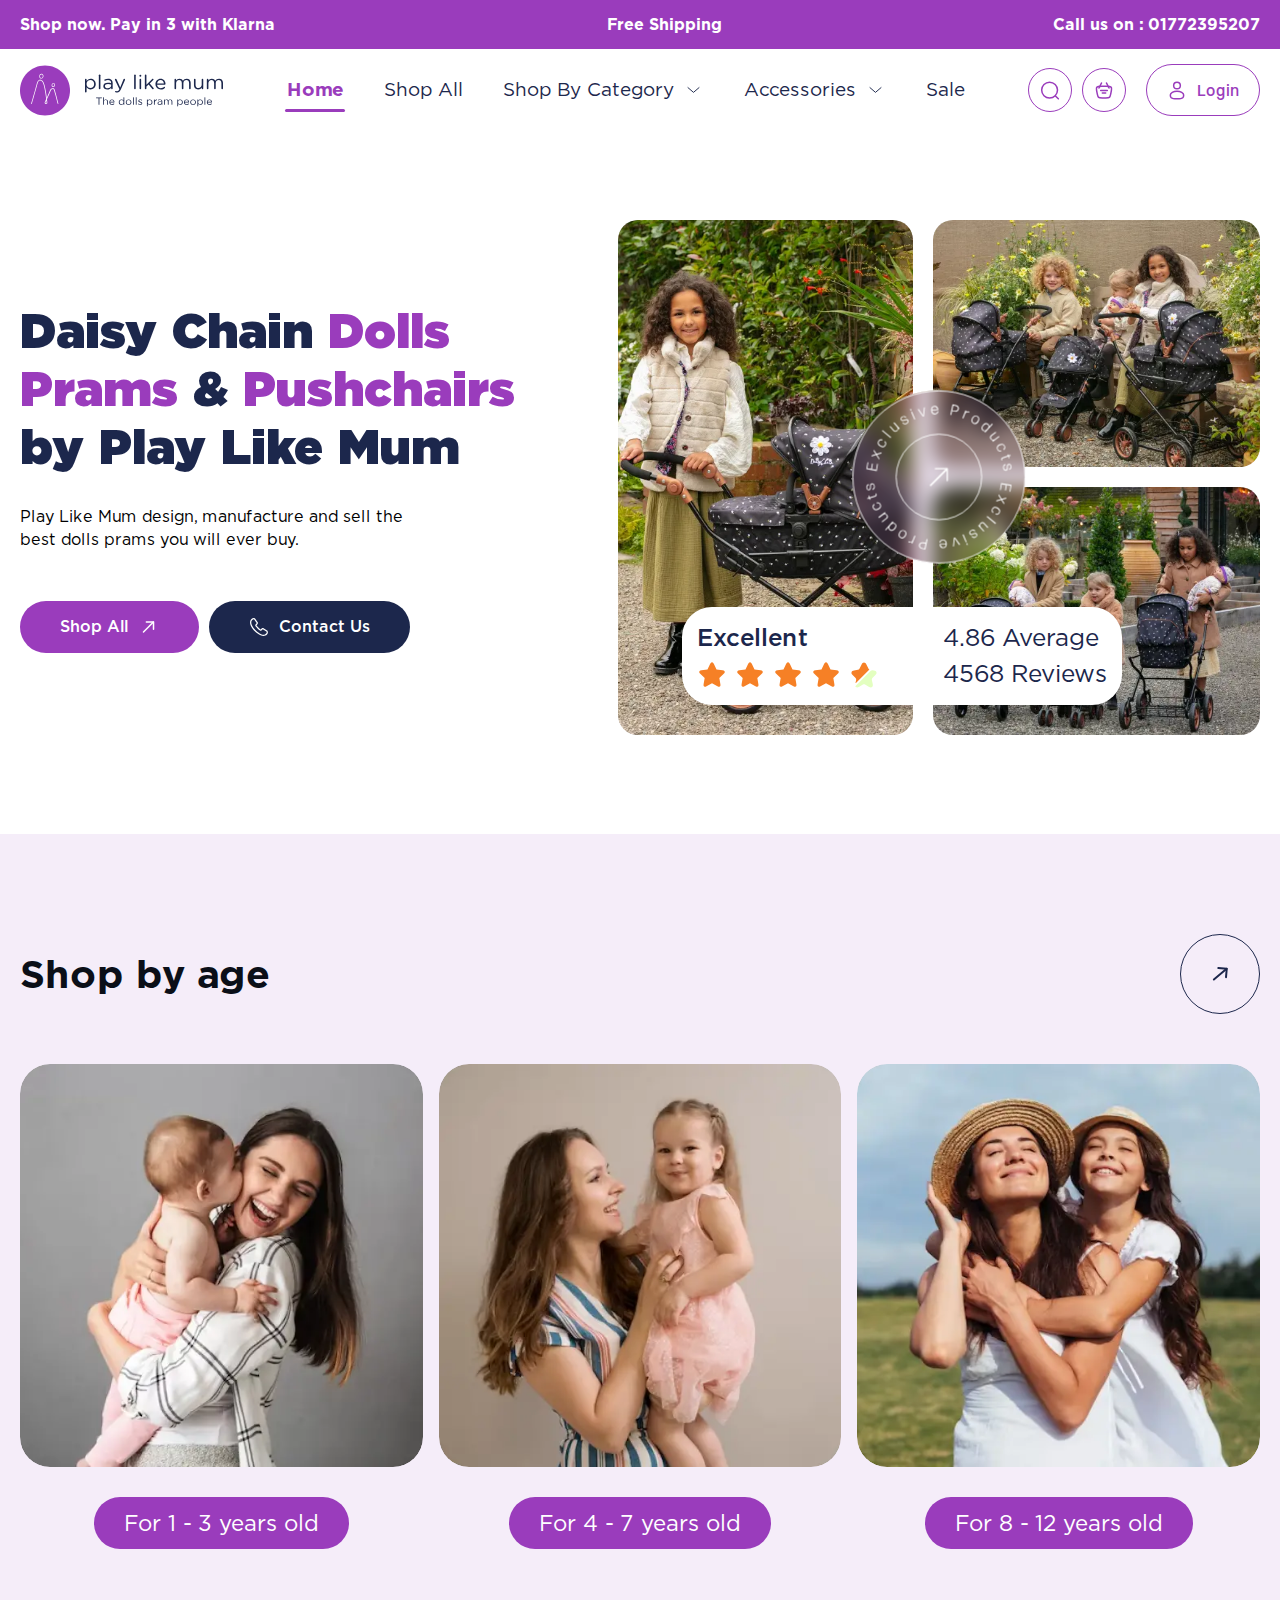
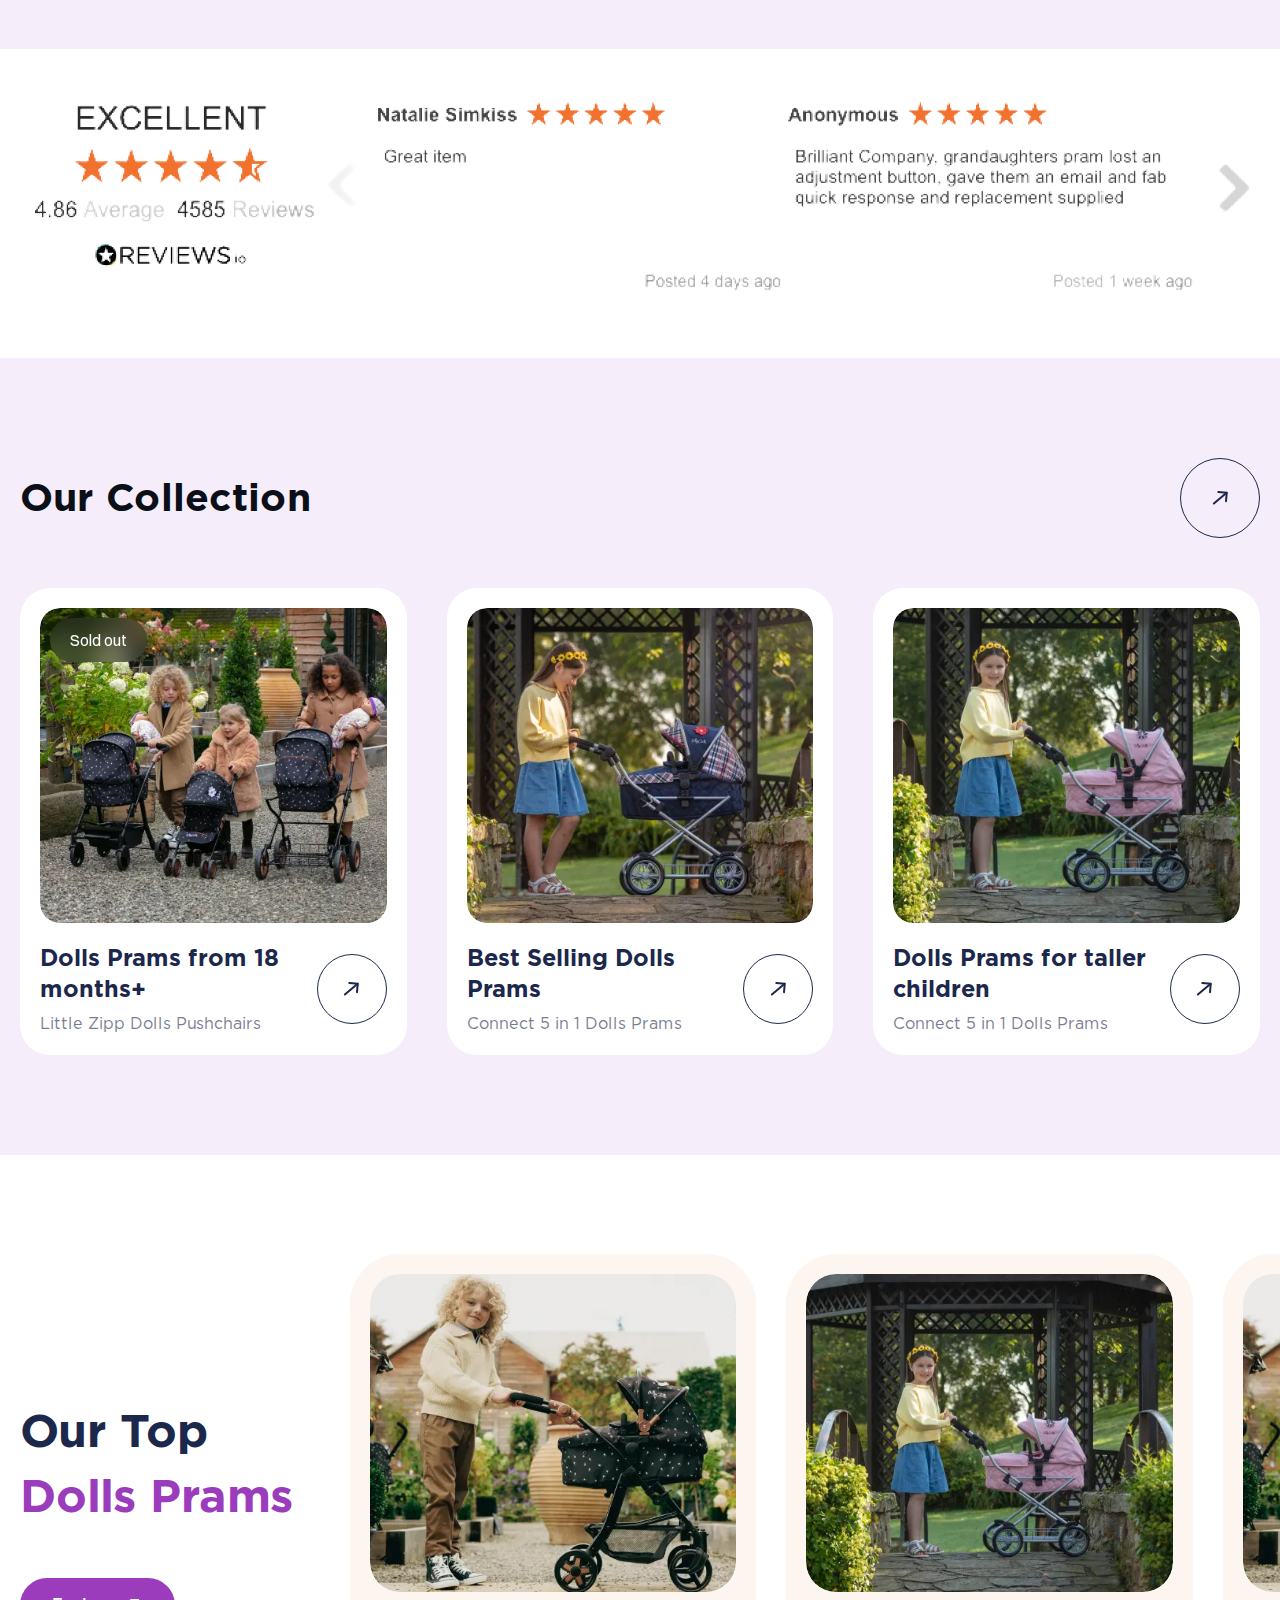
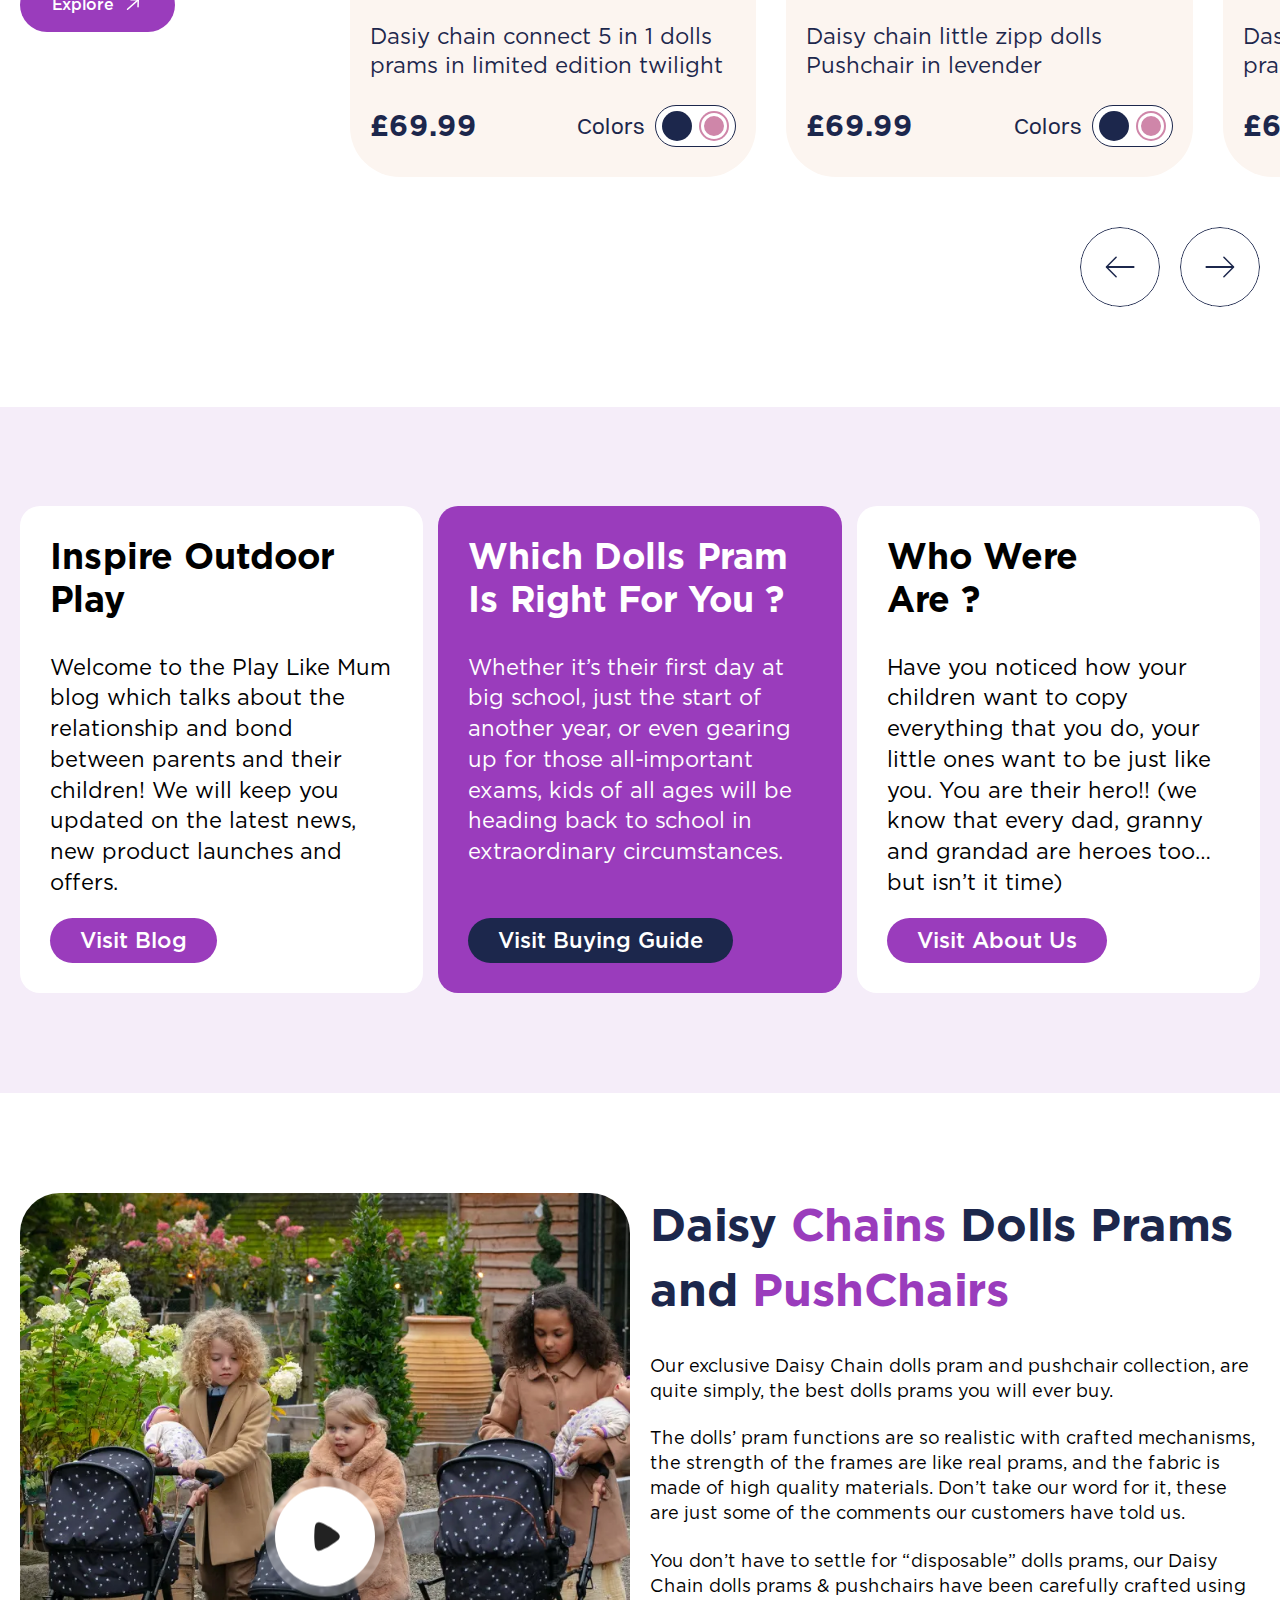
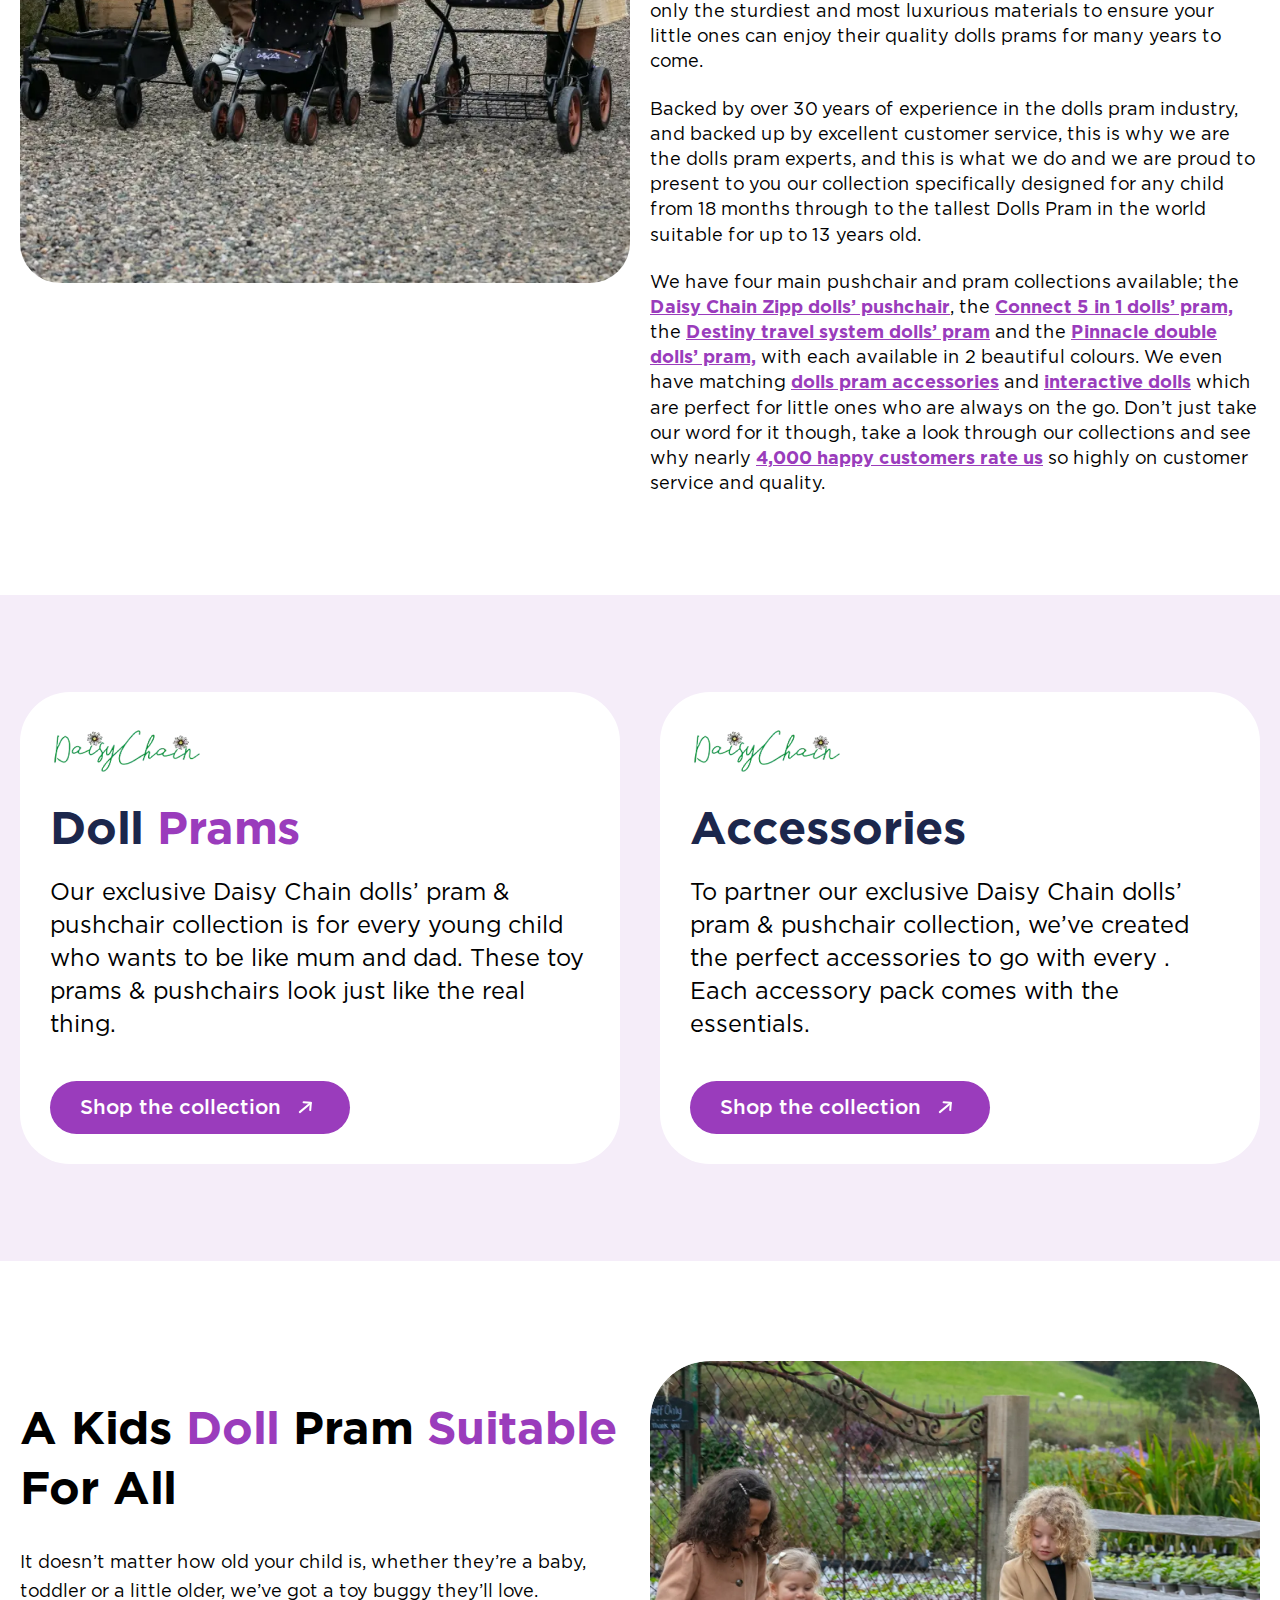
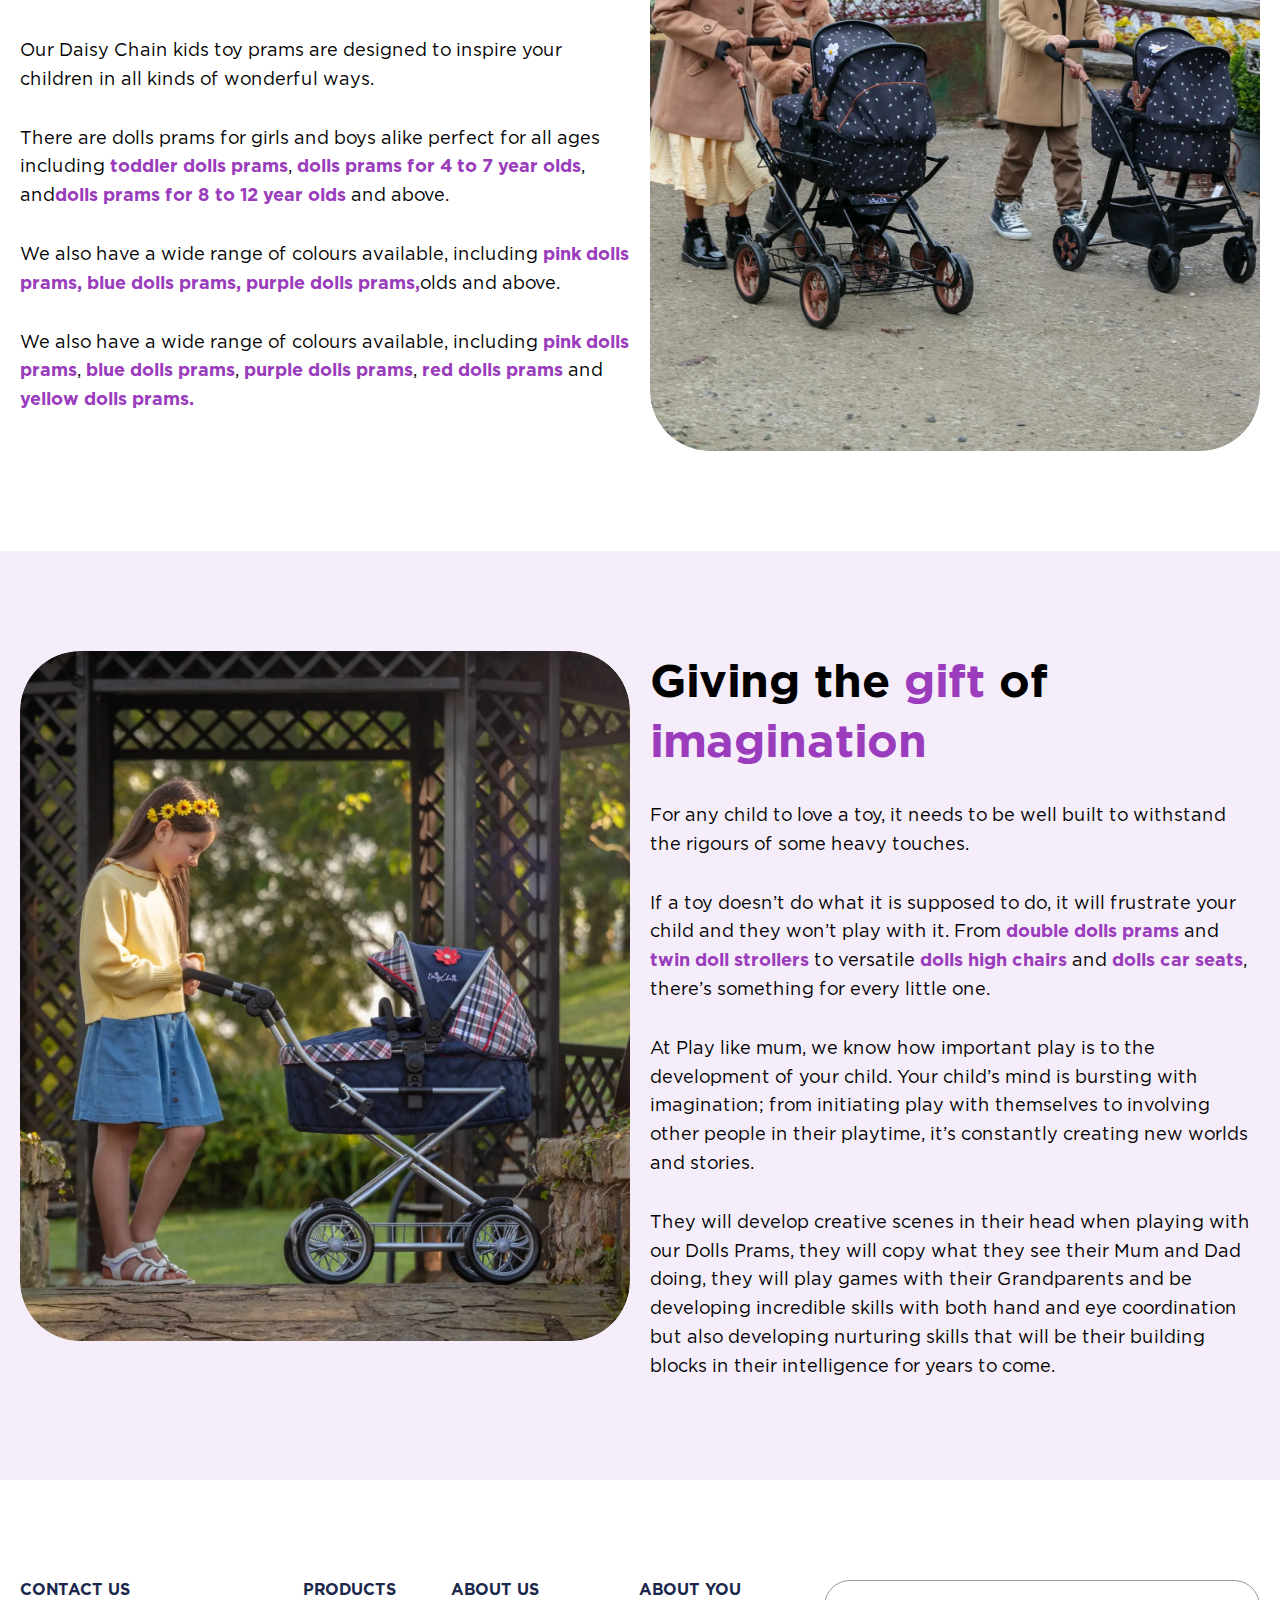
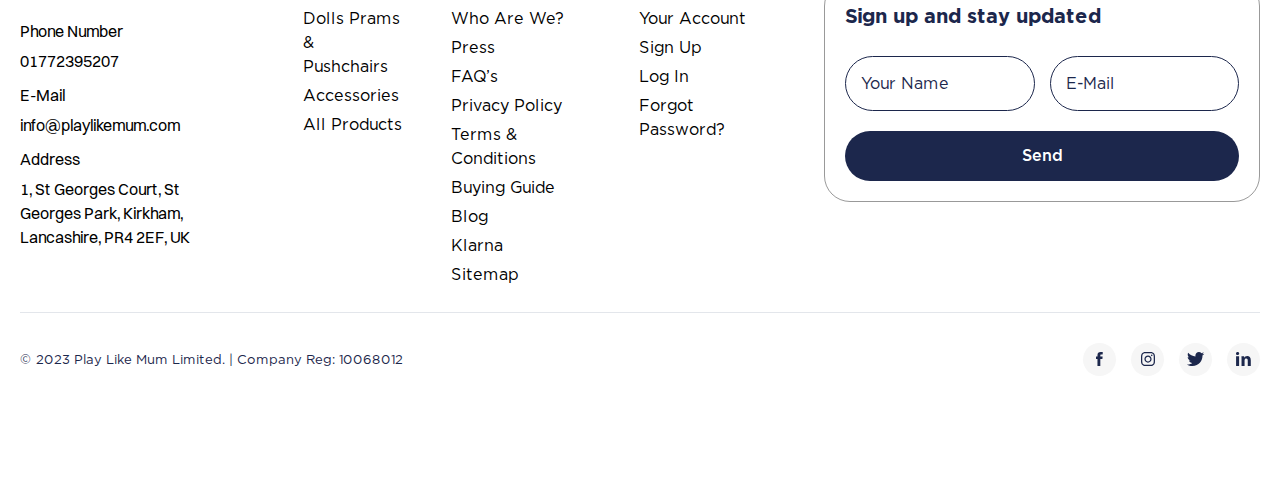
<file: index.html>
<!DOCTYPE html>
<html lang="en">

<head>
	<title>Home</title>
	<meta charset="UTF-8">
	<meta name="format-detection" content="telephone=no">
	<!-- <style>body{opacity: 0;}</style> -->
	<link rel="stylesheet" href="css/style.min.css?_v=20230914185724">
	<link rel="shortcut icon" href="favicon.ico">
	<!-- <meta name="robots" content="noindex, nofollow"> -->
	<meta name="viewport" content="width=device-width, initial-scale=1.0">
</head>

<body>
	<div class="wrapper">
		<header class="header">
			<div class="header__head">
				<div class="header__container">
					<div class="header__head-body">
						<a href="#" class="header__link header__shop-now">
							Shop now. Pay in 3 with Klarna
						</a>
						<a href="#" class="header__link header__shipping">
							Free Shipping
						</a>
						<a href="tel:01772395207" class="header__link header__phone">
							<svg width="20" height="20" viewBox="0 0 20 20" fill="none" xmlns="http://www.w3.org/2000/svg">
								<path fill-rule="evenodd" clip-rule="evenodd" d="M4.77789 1.70226C5.79233 0.693575 7.46264 0.873121 8.31207 2.00777L9.36289 3.41144C10.0541 4.33468 9.99306 5.62502 9.17264 6.44079L8.97367 6.63863C8.96498 6.66387 8.9439 6.74322 8.96729 6.89401C9.01998 7.23359 9.30354 7.95393 10.494 9.1376C11.684 10.3209 12.4094 10.6041 12.7538 10.657C12.9099 10.6809 12.9915 10.6586 13.0168 10.6498L13.3568 10.3117C14.0862 9.58651 15.2069 9.45095 16.1099 9.94183L17.702 10.8073C19.0653 11.5484 19.4097 13.4015 18.2928 14.5121L17.109 15.6892C16.736 16.06 16.2344 16.3693 15.6223 16.4264C14.1148 16.5669 10.5996 16.3876 6.90615 12.7151C3.45788 9.28642 2.79616 6.29643 2.71244 4.82323L3.33643 4.78777L2.71244 4.82323C2.67011 4.07831 3.02212 3.44806 3.46989 3.00283L4.77789 1.70226ZM7.31141 2.75689C6.88922 2.19294 6.10232 2.1481 5.65925 2.58866L4.35125 3.88923C4.07632 4.1626 3.94404 4.46388 3.96043 4.75231C4.02695 5.92281 4.56136 8.62088 7.78751 11.8287C11.1721 15.194 14.298 15.2944 15.5062 15.1818C15.7531 15.1587 15.9986 15.0305 16.2276 14.8028L17.4114 13.6257C17.8926 13.1472 17.7865 12.276 17.105 11.9055L15.5129 11.0401C15.0733 10.8011 14.5582 10.8799 14.2382 11.1981L13.8586 11.5755L13.418 11.1323C13.8586 11.5755 13.858 11.5761 13.8574 11.5767L13.8562 11.5779L13.8537 11.5804L13.8483 11.5856L13.8361 11.5969C13.8273 11.6049 13.8173 11.6137 13.806 11.6231C13.7833 11.6418 13.7555 11.663 13.7222 11.6853C13.6555 11.73 13.5674 11.7786 13.4567 11.8199C13.231 11.904 12.9333 11.9491 12.5643 11.8925C11.842 11.7817 10.8851 11.2893 9.61261 10.024C8.34054 8.75915 7.84394 7.80671 7.73207 7.08564C7.67487 6.71693 7.72049 6.41918 7.8056 6.1933C7.84731 6.0826 7.89646 5.99458 7.94157 5.928C7.96407 5.8948 7.98548 5.86704 8.00437 5.84449C8.01382 5.83322 8.02265 5.82323 8.03068 5.81451L8.04212 5.80235L8.04737 5.79697L8.04986 5.79445L8.05107 5.79323C8.05167 5.79264 8.05227 5.79204 8.49295 6.23524L8.05227 5.79204L8.29128 5.55439C8.64845 5.19925 8.69847 4.60971 8.36223 4.16056L7.31141 2.75689Z" fill="white" />
							</svg>
							<span>Call</span> <span>us on : 01772395207</span>
						</a>
					</div>
				</div>
			</div>
			<div class="header__container">
				<div class="header__body">
					<a href="#" class="header__logo">
						<img src="img/header/logo-icon.svg" alt="logo icon">
						<img src="img/header/logo-text.svg" alt="logo text">
					</a>
					<div class="header__menu menu">
						<nav class="menu__body">
							<ul class="menu__list">
								<li class="menu__item">
									<a href="#" class="menu__link active">
										Home
									</a>
								</li>
								<li class="menu__item">
									<a href="#" class="menu__link">
										Shop All
									</a>
								</li>
								<li class="menu__item">
									<button type="button" class="menu__btn">
										Shop By Category
									</button>
									<div class="submenu">
										<div class="submenu__col">
											<h4 class="submenu__title">
												Dolls Prams & Pushchairs
											</h4>
											<ul class="submenu__list">
												<li class="submenu__item">
													<a href="#" class="submenu__link">
														All Prams & Pushchairs
													</a>
												</li>
												<li class="submenu__item">
													<a href="#" class="submenu__link">
														Daisy Chain Zipp Dolls Pushchair
													</a>
												</li>
												<li class="submenu__item">
													<a href="#" class="submenu__link">
														Daisy Chain Connect 5 in 1 Dolls Pram
													</a>
												</li>
												<li class="submenu__item">
													<a href="#" class="submenu__link">
														Daisy Chain Pinnacle Double Dolls Pram
													</a>
												</li>
												<li class="submenu__item">
													<a href="#" class="submenu__link">
														Daisy Chain Destiny Travel System Dolls Pram
													</a>
												</li>
											</ul>
										</div>
										<div class="submenu__col">
											<h4 class="submenu__title">
												Shop By Your Child’s Age
											</h4>
											<ul class="submenu__list">
												<li class="submenu__item">
													<a href="#" class="submenu__link">
														Prams for 1, 2 and 3 Year olds
													</a>
												</li>
												<li class="submenu__item">
													<a href="#" class="submenu__link">
														Dolls Prams for 4 to 7 year olds
													</a>
												</li>
												<li class="submenu__item">
													<a href="#" class="submenu__link">
														Dolls Prams for 8 to 12 year olds
													</a>
												</li>
											</ul>
										</div>
										<div class="submenu__col">
											<h4 class="submenu__title">
												Shop By Pram Type
											</h4>
											<ul class="submenu__list">
												<li class="submenu__item">
													<a href="#" class="submenu__link">
														Blue Dolls Prams & Pushchairs
													</a>
												</li>
												<li class="submenu__item">
													<a href="#" class="submenu__link">
														Pink Dolls Prams & Pushchairs
													</a>
												</li>
												<li class="submenu__item">
													<a href="#" class="submenu__link">
														Purple Dolls Prams & Pushchairs
													</a>
												</li>
												<li class="submenu__item">
													<a href="#" class="submenu__link">
														Red Dolls Prams & Pushchairs
													</a>
												</li>
												<li class="submenu__item">
													<a href="#" class="submenu__link">
														Yellow Dolls Prams & Pushchairs
													</a>
												</li>
												<li class="submenu__item">
													<a href="#" class="submenu__link">
														Cheap Dolls Prams & Pushchairs
													</a>
												</li>
												<li class="submenu__item">
													<a href="#" class="submenu__link">
														Double & Twin Dolls Prams and Pushchairs
													</a>
												</li>
												<li class="submenu__item">
													<a href="#" class="submenu__link">
														Dolls Carriage Prams
													</a>
												</li>
												<li class="submenu__item">
													<a href="#" class="submenu__link">
														Luxury Dolls Prams
													</a>
												</li>
												<li class="submenu__item">
													<a href="#" class="submenu__link">
														Twin Doll Strollers
													</a>
												</li>
											</ul>
										</div>
									</div>
								</li>
								<li class="menu__item small-menu">
									<button type="button" class="menu__btn">
										Accessories
									</button>
									<div class="submenu">
										<div class="submenu__col">
											<h4 class="submenu__title">
												All Dolls Pram Accessories
											</h4>
											<ul class="submenu__list">
												<li class="submenu__item">
													<a href="#" class="submenu__link">
														Baby Doll Car seats
													</a>
												</li>
												<li class="submenu__item">
													<a href="#" class="submenu__link">
														Dolls Changing Bags
													</a>
												</li>
												<li class="submenu__item">
													<a href="#" class="submenu__link">
														Doll High Chairs
													</a>
												</li>
												<li class="submenu__item">
													<a href="#" class="submenu__link">
														Dolls Pram Set
													</a>
												</li>
											</ul>
										</div>
									</div>
								</li>
								<li class="menu__item">
									<a href="#" class="menu__link">
										Sale
									</a>
								</li>
							</ul>
						</nav>
					</div>
					<div class="header__actions">
						<div class="header__search">
							<button type="button" class="header__search-icon">
								<svg width="20" height="21" viewBox="0 0 20 21" fill="none" xmlns="http://www.w3.org/2000/svg">
									<circle cx="9.58366" cy="10.0837" r="7.91667" stroke="#9A3CBC" stroke-width="1.5" />
									<path d="M15.417 15.917L18.3337 18.8337" stroke="#9A3CBC" stroke-width="1.5" stroke-linecap="round" />
								</svg>
							</button>
							<label class="header__search-block">
								<input type="text" name="form[]" placeholder="Search" class="header__search-input">
								<button type="submit" class="header__search-button">
									<svg width="20" height="21" viewBox="0 0 20 21" fill="none" xmlns="http://www.w3.org/2000/svg">
										<circle cx="9.58366" cy="10.0837" r="7.91667" stroke="#9A3CBC" stroke-width="1.5" />
										<path d="M15.417 15.917L18.3337 18.8337" stroke="#9A3CBC" stroke-width="1.5" stroke-linecap="round" />
									</svg>
								</button>
							</label>
						</div>
						<a href="#" class="header__cart">
							<svg width="20" height="21" viewBox="0 0 20 21" fill="none" xmlns="http://www.w3.org/2000/svg">
								<path d="M2.96238 12.3807C2.36366 9.58663 2.0643 8.18962 2.81475 7.26131C3.56521 6.33301 4.99394 6.33301 7.85139 6.33301H12.1482C15.0056 6.33301 16.4344 6.33301 17.1848 7.26131C17.9353 8.18962 17.6359 9.58663 17.0372 12.3807L16.6801 14.0473C16.2742 15.9411 16.0713 16.888 15.3838 17.4438C14.6962 17.9997 13.7278 17.9997 11.791 17.9997H8.20853C6.27175 17.9997 5.30336 17.9997 4.6158 17.4438C3.92824 16.888 3.72533 15.9411 3.31952 14.0473L2.96238 12.3807Z" stroke="#9A3CBC" stroke-width="1.5" />
								<path d="M6.66699 10.5H13.3337" stroke="#9A3CBC" stroke-width="1.5" stroke-linecap="round" stroke-linejoin="round" />
								<path d="M8.33301 13H11.6663" stroke="#9A3CBC" stroke-width="1.5" stroke-linecap="round" stroke-linejoin="round" />
								<path d="M15 8L12.5 3" stroke="#9A3CBC" stroke-width="1.5" stroke-linecap="round" stroke-linejoin="round" />
								<path d="M5 8L7.5 3" stroke="#9A3CBC" stroke-width="1.5" stroke-linecap="round" stroke-linejoin="round" />
							</svg>
						</a>
						<a href="#" class="header__login">
							<svg width="20" height="21" viewBox="0 0 20 21" fill="none" xmlns="http://www.w3.org/2000/svg">
								<circle cx="10.0003" cy="5.50033" r="3.33333" stroke="#9A3CBC" stroke-width="1.5" />
								<path d="M16.6663 15.083C16.6663 17.1541 16.6663 18.833 9.99967 18.833C3.33301 18.833 3.33301 17.1541 3.33301 15.083C3.33301 13.0119 6.31778 11.333 9.99967 11.333C13.6816 11.333 16.6663 13.0119 16.6663 15.083Z" stroke="#9A3CBC" stroke-width="1.5" />
							</svg>
							<span>
								Login
							</span>
						</a>
						<button type="button" class="icon-menu"><span></span></button>
					</div>
				</div>
			</div>
		</header>
		<main class="page">
			<section class="promo">
				<div class="promo__container">
					<div class="promo__inner">
						<div class="promo__info">
							<h1 class="promo__title title">Daisy Chain <span>Dolls Prams</span> &
								<span>Pushchairs</span> by Play Like Mum
							</h1>
							<div class="promo__text">Play Like Mum design, manufacture and sell the best dolls prams you
								will ever buy.</div>
							<div class="promo__btns">
								<a href="#" class="promo__btn promo__btn--purple">
									Shop All
									<svg width="21" height="20" viewBox="0 0 21 20" fill="none" xmlns="http://www.w3.org/2000/svg">
										<path d="M15.5084 12.1444L15.5084 4.99084L8.35486 4.99084" stroke="white" stroke-width="1.5" stroke-miterlimit="10" stroke-linecap="round" stroke-linejoin="round" />
										<path d="M5.49103 15.008L15.4082 5.09082" stroke="white" stroke-width="1.5" stroke-miterlimit="10" stroke-linecap="round" stroke-linejoin="round" />
									</svg>
								</a>
								<a href="#" class="promo__btn promo__btn--blue">
									<svg width="20" height="20" viewBox="0 0 20 20" fill="none" xmlns="http://www.w3.org/2000/svg">
										<path d="M14.542 18.9587C13.6003 18.9587 12.6087 18.7337 11.5837 18.3003C10.5837 17.8753 9.57533 17.292 8.59199 16.5837C7.61699 15.867 6.67533 15.067 5.78366 14.192C4.90033 13.3003 4.10033 12.3587 3.39199 11.392C2.67533 10.392 2.10033 9.39199 1.69199 8.42533C1.25866 7.39199 1.04199 6.39199 1.04199 5.45033C1.04199 4.80033 1.15866 4.18366 1.38366 3.60866C1.61699 3.01699 1.99199 2.46699 2.50033 1.99199C3.14199 1.35866 3.87533 1.04199 4.65866 1.04199C4.98366 1.04199 5.31699 1.11699 5.60033 1.25033C5.92533 1.40033 6.20033 1.62533 6.40033 1.92533L8.33366 4.65033C8.50866 4.89199 8.64199 5.12533 8.73366 5.35866C8.84199 5.60866 8.90033 5.85866 8.90033 6.10033C8.90033 6.41699 8.80866 6.72533 8.63366 7.01699C8.50866 7.24199 8.31699 7.48366 8.07533 7.72533L7.50866 8.31699C7.51699 8.34199 7.52533 8.35866 7.53366 8.37533C7.63366 8.55033 7.83366 8.85033 8.21699 9.30033C8.62533 9.76699 9.00866 10.192 9.39199 10.5837C9.88366 11.067 10.292 11.4503 10.6753 11.767C11.1503 12.167 11.4587 12.367 11.642 12.4587L11.6253 12.5003L12.2337 11.9003C12.492 11.642 12.742 11.4503 12.9837 11.3253C13.442 11.042 14.0253 10.992 14.6087 11.2337C14.8253 11.3253 15.0587 11.4503 15.3087 11.6253L18.0753 13.592C18.3837 13.8003 18.6087 14.067 18.742 14.3837C18.867 14.7003 18.9253 14.992 18.9253 15.2837C18.9253 15.6837 18.8337 16.0837 18.6587 16.4587C18.4837 16.8337 18.267 17.1587 17.992 17.4587C17.517 17.9837 17.0003 18.3587 16.4003 18.6003C15.8253 18.8337 15.2003 18.9587 14.542 18.9587ZM4.65866 2.29199C4.20033 2.29199 3.77533 2.49199 3.36699 2.89199C2.98366 3.25033 2.71699 3.64199 2.55033 4.06699C2.37533 4.50033 2.29199 4.95866 2.29199 5.45033C2.29199 6.22533 2.47533 7.06699 2.84199 7.93366C3.21699 8.81699 3.74199 9.73366 4.40866 10.6503C5.07533 11.567 5.83366 12.4587 6.66699 13.3003C7.50033 14.1253 8.40033 14.892 9.32533 15.567C10.2253 16.2253 11.1503 16.7587 12.067 17.142C13.492 17.7503 14.8253 17.892 15.9253 17.4337C16.3503 17.2587 16.7253 16.992 17.067 16.6087C17.2587 16.4003 17.4087 16.1753 17.5337 15.9087C17.6337 15.7003 17.6837 15.4837 17.6837 15.267C17.6837 15.1337 17.6587 15.0003 17.592 14.8503C17.567 14.8003 17.517 14.7087 17.3587 14.6003L14.592 12.6337C14.4253 12.517 14.2753 12.4337 14.1337 12.3753C13.9503 12.3003 13.8753 12.2253 13.592 12.4003C13.4253 12.4837 13.2753 12.6087 13.1087 12.7753L12.4753 13.4003C12.1503 13.717 11.6503 13.792 11.267 13.6503L11.042 13.5503C10.7003 13.367 10.3003 13.0837 9.85866 12.7087C9.45866 12.367 9.02533 11.967 8.50033 11.4503C8.09199 11.0337 7.68366 10.592 7.25866 10.1003C6.86699 9.64199 6.58366 9.25033 6.40866 8.92533L6.30866 8.67533C6.25866 8.48366 6.24199 8.37533 6.24199 8.25866C6.24199 7.95866 6.35033 7.69199 6.55866 7.48366L7.18366 6.83366C7.35033 6.66699 7.47533 6.50866 7.55866 6.36699C7.62533 6.25866 7.65033 6.16699 7.65033 6.08366C7.65033 6.01699 7.62533 5.91699 7.58366 5.81699C7.52533 5.68366 7.43366 5.53366 7.31699 5.37533L5.38366 2.64199C5.30033 2.52533 5.20033 2.44199 5.07533 2.38366C4.94199 2.32533 4.80033 2.29199 4.65866 2.29199ZM11.6253 12.5087L11.492 13.0753L11.717 12.492C11.6753 12.4837 11.642 12.492 11.6253 12.5087Z" fill="white" />
									</svg>
									Contact Us
								</a>
							</div>
						</div>
						<div class="promo__images">
							<div class="promo__big-img">
								<picture><source srcset="img/home/promo-img-1.webp" type="image/webp"><img src="img/home/promo-img-1.jpg" alt="img"></picture>
							</div>
							<div class="promo__img">
								<picture><source srcset="img/home/promo-img-2.webp" type="image/webp"><img src="img/home/promo-img-2.jpg" alt="img"></picture>
							</div>
							<div class="promo__img">
								<picture><source srcset="img/home/promo-img-3.webp" type="image/webp"><img src="img/home/promo-img-3.jpg" alt="img"></picture>
							</div>
							<a href="#" class="promo__link">
								<svg width="200" height="200" viewBox="0 0 200 200" fill="none" xmlns="http://www.w3.org/2000/svg">
									<g filter="url(#filter0_b_981_20758)">
										<circle cx="100" cy="100" r="100" fill="#9A3CBC" fill-opacity="0.1" />
										<circle cx="100" cy="100" r="99.5" stroke="white" />
									</g>
									<circle cx="100" cy="100" r="49.5" stroke="white" />
									<path class="circle-arrow" d="M109.066 90.9336L90.3997 109.6" stroke="white" stroke-width="2" stroke-miterlimit="10" stroke-linecap="round" stroke-linejoin="round" />
									<path class="circle-arrow" d="M109.6 104.094V90.4004H95.9063" stroke="white" stroke-width="1.5" stroke-miterlimit="10" stroke-linecap="round" stroke-linejoin="round" />
									<path d="M28.0689 93L16 90.9188L17.3724 82.8682L18.3486 83.0365L17.1801 89.8911L21.5107 90.6379L22.5697 84.4259L23.5636 84.5973L22.5046 90.8093L27.2967 91.6357L28.4652 84.7811L29.4414 84.9494L28.0689 93Z" fill="white" />
									<path d="M33.3188 72.9431L29.1678 74.1273L28.3292 74.3145L28.8335 75.0263L31.2054 78.6257L30.7386 79.881L27.3937 74.6587L21.9236 76.2362L22.4346 74.8622L26.1073 73.8268L26.9692 73.6289L26.4417 72.9277L24.3398 69.7393L24.8066 68.484L27.8983 73.3017L33.8361 71.5521L33.3188 72.9431Z" fill="white" />
									<path d="M34.7859 56.7253L34.1831 57.7343C32.6764 57.1618 31.4099 57.6641 30.6771 58.8905C29.6754 60.567 30.3321 62.2106 32.5239 63.5352C34.6693 64.8319 36.4792 64.6157 37.4809 62.9391C38.2229 61.6972 38.0879 60.4112 36.9213 59.3047L37.5242 58.2957C39.2988 59.8965 39.3748 61.7384 38.3267 63.4926C36.9633 65.7746 34.5511 66.155 31.9117 64.5598C29.1488 62.89 28.4771 60.6035 29.8128 58.3681C30.8794 56.5828 32.705 55.848 34.7859 56.7253Z" fill="white" />
									<path d="M44.0199 54.9138L34.0172 46.6174L34.7619 45.7091L44.7646 54.0056L44.0199 54.9138Z" fill="white" />
									<path d="M51.3006 41.8647L47.4946 37.6102L48.3647 36.8228L54.7362 43.945L53.8661 44.7324L52.7821 43.5207C53.1085 44.8332 52.7135 46.0434 51.7229 46.9398C50.2503 48.2723 48.6121 48.1469 47.1667 46.5313L42.903 41.7652L43.7731 40.9778L47.8803 45.5689C48.904 46.7133 50.1113 47.0338 51.2893 45.9678C52.5744 44.8049 52.2642 42.9417 51.3006 41.8647Z" fill="white" />
									<path d="M56.8938 33.5179C58.4456 36.0662 62.5071 30.6338 64.5762 34.0316C65.5072 35.5606 64.7662 37.2913 62.9541 38.4075C61.0653 39.5709 59.2111 39.4387 57.7472 37.7282L58.7454 37.1134C59.7444 38.3032 61.0984 38.4462 62.4958 37.5854C63.8625 36.7436 64.1893 35.6503 63.625 34.7236C62.0733 32.1753 58.039 37.5485 55.9887 34.1815C55.2364 32.9459 55.4994 31.2973 57.419 30.1149C59.1082 29.0745 60.8599 29.1423 62.3188 30.9834L61.3206 31.5982C60.2464 30.2848 59.0999 30.2052 57.856 30.9713C56.6889 31.6902 56.3954 32.6993 56.8938 33.5179Z" fill="white" />
									<path d="M67.2724 23.5267L66.4618 21.6299L67.5371 21.165L68.3478 23.0619L67.2724 23.5267ZM71.5816 33.6101L67.8199 24.808L68.8953 24.3431L72.6569 33.1452L71.5816 33.6101Z" fill="white" />
									<path d="M81.3563 30.0494L75.3899 21.7407L76.6073 21.4119L81.4076 28.2165L81.8252 28.8726L81.8597 28.0943L82.6246 19.7865L83.755 19.4812L82.7302 29.6782L81.3563 30.0494Z" fill="white" />
									<path d="M99.5057 24.0353C99.1618 26.3156 97.7021 27.504 95.6198 27.6702C92.9271 27.8852 91.1827 26.1532 90.9376 23.0478C90.6826 19.8161 92.16 17.9359 94.7449 17.7295C97.3658 17.5203 99.0714 19.2191 99.3093 22.2342L99.335 22.5591L92.1367 23.1338C92.38 25.5307 93.6192 26.8125 95.54 26.6592C97.0299 26.5403 98.0457 25.678 98.303 24.1313L99.5057 24.0353ZM94.8247 18.7406C93.0655 18.881 92.1141 20.1015 92.1013 22.2282L98.061 21.7524C97.7191 19.7086 96.566 18.6016 94.8247 18.7406Z" fill="white" />
									<path d="M113.124 28.0375L115.711 16L119.601 16.8456C122.223 17.4157 123.587 19.2131 123.093 21.5144C122.587 23.8688 120.596 24.8999 118.009 24.3375L115.281 23.7444L114.303 28.2939L113.124 28.0375ZM119.374 17.8154L116.681 17.23L115.494 22.7531L118.152 23.3308C120.088 23.7517 121.492 22.9637 121.861 21.2465C122.222 19.5648 121.275 18.2286 119.374 17.8154Z" fill="white" />
									<path d="M127.149 31.8173L130.693 22.9242L131.78 23.3622L131.13 24.9929C132.197 24.0183 133.424 23.8106 134.578 24.2755C134.912 24.4103 135.186 24.5988 135.306 24.7838L134.911 25.7757C134.711 25.5973 134.413 25.4189 134.096 25.2908C132.29 24.5632 130.902 25.5644 130.272 27.1447L128.236 32.2552L127.149 31.8173Z" fill="white" />
									<path d="M139.555 38.0706C137.26 36.6727 136.881 34.2608 138.486 31.5963C140.155 28.8233 142.447 28.1651 144.695 29.5349C146.975 30.9234 147.345 33.3508 145.74 36.0153C144.08 38.7728 141.789 39.4311 139.555 38.0706ZM140.078 37.2031C141.757 38.2258 143.408 37.5804 144.724 35.3961C146.02 33.2428 145.821 31.4063 144.173 30.4024C142.479 29.3704 140.827 30.0158 139.502 32.2155C138.206 34.3688 138.414 36.1898 140.078 37.2031Z" fill="white" />
									<path d="M150.45 46.1361C148.616 44.4765 148.759 42.0965 150.83 39.7807C152.986 37.3708 155.279 37.0824 157.086 38.7177C158.037 39.5778 158.387 40.6749 158.121 41.9201L161.409 38.2446L162.279 39.032L153.607 48.7257L152.737 47.9383L153.761 46.7939C152.558 47.1912 151.4 46.9962 150.45 46.1361ZM151.178 45.4306C152.543 46.6662 154.219 46.2823 155.917 44.3839C157.591 42.5125 157.804 40.7315 156.465 39.5201C155.113 38.2966 153.424 38.6684 151.714 40.5802C150.04 42.4517 149.852 44.2313 151.178 45.4306Z" fill="white" />
									<path d="M164.757 56.0644L169.287 52.6008L169.995 53.538L162.412 59.3362L161.703 58.399L162.993 57.4125C161.666 57.6313 160.499 57.1355 159.693 56.0685C158.494 54.4826 158.754 52.8508 160.474 51.5356L165.549 47.6555L166.257 48.5927L161.369 52.3302C160.15 53.2619 159.733 54.4455 160.692 55.7143C161.738 57.0984 163.61 56.9412 164.757 56.0644Z" fill="white" />
									<path d="M174.946 68.9656L174.424 67.9118C175.714 66.9421 175.974 65.5981 175.34 64.3172C174.474 62.5662 172.743 62.2392 170.454 63.3852C168.213 64.5071 167.421 66.158 168.287 67.909C168.929 69.2061 170.08 69.7832 171.635 69.389L172.157 70.4429C169.86 71.0868 168.275 70.1607 167.369 68.3286C166.189 65.9452 167.167 63.6953 169.924 62.3151C172.81 60.8704 175.087 61.5305 176.243 63.8653C177.166 65.7298 176.8 67.673 174.946 68.9656Z" fill="white" />
									<path d="M174.043 77.1346L179.74 75.3094L179.302 73.9289L180.195 73.643L180.632 75.0235L182.725 74.3528L183.08 75.4744L180.987 76.1452L181.632 78.1814L180.74 78.4673L180.095 76.431L174.399 78.2563C173.198 78.6411 172.775 79.1567 173.218 80.5544L173.305 80.8305L172.499 81.0889C172.404 80.9674 172.271 80.6677 172.173 80.3571C171.648 78.7005 172.225 77.7174 174.043 77.1346Z" fill="white" />
									<path d="M181 85.7743C178.066 86.2501 181.52 92.0922 177.609 92.7266C175.849 93.0121 174.539 91.6654 174.201 89.5555C173.848 87.3563 174.674 85.6813 176.803 84.969L176.989 86.1312C175.515 86.6088 174.87 87.8143 175.131 89.4413C175.386 91.0326 176.267 91.7519 177.334 91.5789C180.267 91.1031 176.857 85.3088 180.733 84.6801C182.155 84.4494 183.572 85.3204 183.93 87.5554C184.245 89.5221 183.518 91.1261 181.27 91.7842L181.084 90.622C182.7 90.1214 183.209 89.0849 182.976 87.6367C182.758 86.2778 181.942 85.6214 181 85.7743Z" fill="white" />
									<path d="M171.931 107L184 109.081L182.628 117.132L181.651 116.963L182.82 110.109L178.489 109.362L177.43 115.574L176.436 115.403L177.495 109.191L172.703 108.364L171.535 115.219L170.559 115.051L171.931 107Z" fill="white" />
									<path d="M166.681 127.057L170.832 125.873L171.671 125.685L171.167 124.974L168.795 121.374L169.261 120.119L172.606 125.341L178.076 123.764L177.565 125.138L173.893 126.173L173.031 126.371L173.558 127.072L175.66 130.261L175.193 131.516L172.102 126.698L166.164 128.448L166.681 127.057Z" fill="white" />
									<path d="M165.214 143.275L165.817 142.266C167.324 142.838 168.59 142.336 169.323 141.11C170.325 139.433 169.668 137.789 167.476 136.465C165.331 135.168 163.521 135.384 162.519 137.061C161.777 138.303 161.912 139.589 163.079 140.695L162.476 141.704C160.701 140.104 160.625 138.262 161.673 136.507C163.037 134.225 165.449 133.845 168.088 135.44C170.851 137.11 171.523 139.397 170.187 141.632C169.121 143.417 167.295 144.152 165.214 143.275Z" fill="white" />
									<path d="M155.98 145.086L165.983 153.383L165.238 154.291L155.235 145.994L155.98 145.086Z" fill="white" />
									<path d="M148.699 158.135L152.505 162.39L151.635 163.177L145.264 156.055L146.134 155.268L147.218 156.479C146.892 155.167 147.287 153.957 148.277 153.06C149.75 151.728 151.388 151.853 152.833 153.469L157.097 158.235L156.227 159.022L152.12 154.431C151.096 153.287 149.889 152.966 148.711 154.032C147.426 155.195 147.736 157.058 148.699 158.135Z" fill="white" />
									<path d="M143.106 166.482C141.554 163.934 137.493 169.366 135.424 165.968C134.493 164.439 135.234 162.709 137.046 161.593C138.935 160.429 140.789 160.561 142.253 162.272L141.255 162.887C140.256 161.697 138.902 161.554 137.504 162.415C136.137 163.256 135.811 164.35 136.375 165.276C137.927 167.825 141.961 162.452 144.011 165.818C144.764 167.054 144.501 168.703 142.581 169.885C140.892 170.926 139.14 170.858 137.681 169.017L138.679 168.402C139.754 169.715 140.9 169.795 142.144 169.029C143.311 168.31 143.605 167.301 143.106 166.482Z" fill="white" />
									<path d="M132.728 176.473L133.538 178.37L132.463 178.835L131.652 176.938L132.728 176.473ZM128.418 166.39L132.18 175.192L131.105 175.657L127.343 166.855L128.418 166.39Z" fill="white" />
									<path d="M118.644 169.951L124.61 178.259L123.393 178.588L118.592 171.784L118.175 171.127L118.14 171.906L117.375 180.213L116.245 180.519L117.27 170.322L118.644 169.951Z" fill="white" />
									<path d="M100.494 175.965C100.838 173.684 102.298 172.496 104.38 172.33C107.073 172.115 108.817 173.847 109.062 176.952C109.317 180.184 107.84 182.064 105.255 182.27C102.634 182.48 100.929 180.781 100.691 177.766L100.665 177.441L107.863 176.866C107.62 174.469 106.381 173.187 104.46 173.341C102.97 173.46 101.954 174.322 101.697 175.869L100.494 175.965ZM105.175 181.259C106.934 181.119 107.886 179.898 107.899 177.772L101.939 178.248C102.281 180.291 103.434 181.398 105.175 181.259Z" fill="white" />
									<path d="M86.8761 171.962L84.2891 184L80.3993 183.154C77.7767 182.584 76.4128 180.787 76.9074 178.486C77.4133 176.131 79.4036 175.1 81.9909 175.663L84.7191 176.256L85.6968 171.706L86.8761 171.962ZM80.6261 182.185L83.3191 182.77L84.506 177.247L81.8483 176.669C79.9122 176.248 78.5085 177.036 78.1394 178.753C77.778 180.435 78.7252 181.771 80.6261 182.185Z" fill="white" />
									<path d="M72.8507 168.183L69.3069 177.076L68.2204 176.638L68.8702 175.007C67.8029 175.982 66.5755 176.189 65.4222 175.724C65.0879 175.59 64.8138 175.401 64.6936 175.216L65.0888 174.224C65.2893 174.403 65.5868 174.581 65.9044 174.709C67.7096 175.437 69.098 174.436 69.7277 172.855L71.7643 167.745L72.8507 168.183Z" fill="white" />
									<path d="M60.4446 161.929C62.7396 163.327 63.1188 165.739 61.5143 168.404C59.8445 171.177 57.5534 171.835 55.3046 170.465C53.025 169.077 52.6551 166.649 54.2596 163.985C55.9201 161.227 58.2112 160.569 60.4446 161.929ZM59.9222 162.797C58.2433 161.774 56.5915 162.42 55.2762 164.604C53.9795 166.757 54.1789 168.594 55.827 169.598C57.5213 170.63 59.1731 169.984 60.4977 167.784C61.7944 165.631 61.5857 163.81 59.9222 162.797Z" fill="white" />
									<path d="M49.5504 153.864C51.3844 155.523 51.2415 157.904 49.1698 160.219C47.0139 162.629 44.7211 162.918 42.9139 161.282C41.9635 160.422 41.6126 159.325 41.8788 158.08L38.5907 161.755L37.7206 160.968L46.3926 151.274L47.2627 152.062L46.2389 153.206C47.4421 152.809 48.5999 153.004 49.5504 153.864ZM48.8224 154.569C47.4569 153.334 45.7812 153.718 44.0829 155.616C42.4088 157.487 42.1962 159.269 43.5349 160.48C44.8869 161.703 46.576 161.332 48.2863 159.42C49.9605 157.548 50.1476 155.769 48.8224 154.569Z" fill="white" />
									<path d="M35.2433 143.936L30.7133 147.399L30.0049 146.462L37.5884 140.664L38.2967 141.601L37.0065 142.587C38.3341 142.369 39.5006 142.865 40.3071 143.931C41.5058 145.517 41.2462 147.149 39.526 148.464L34.4513 152.344L33.7429 151.407L38.6313 147.67C39.8498 146.738 40.2671 145.555 39.3081 144.286C38.2619 142.902 36.3901 143.059 35.2433 143.936Z" fill="white" />
									<path d="M25.0544 131.034L25.576 132.088C24.2858 133.058 24.0258 134.402 24.6597 135.683C25.5264 137.434 27.2573 137.761 29.5464 136.615C31.7871 135.493 32.5792 133.842 31.7125 132.091C31.0706 130.794 29.92 130.217 28.365 130.611L27.8434 129.557C30.1397 128.913 31.7246 129.839 32.6314 131.671C33.811 134.055 32.8326 136.305 30.076 137.685C27.1904 139.13 24.9125 138.469 23.757 136.135C22.8341 134.27 23.1999 132.327 25.0544 131.034Z" fill="white" />
									<path d="M25.9567 122.865L20.2603 124.691L20.6976 126.071L19.8054 126.357L19.3681 124.977L17.2749 125.647L16.9196 124.526L19.0128 123.855L18.3678 121.819L19.26 121.533L19.905 123.569L25.6014 121.744C26.8024 121.359 27.225 120.843 26.7822 119.446L26.6948 119.169L27.5012 118.911C27.5964 119.033 27.7291 119.332 27.8275 119.643C28.3522 121.299 27.7754 122.283 25.9567 122.865Z" fill="white" />
									<path d="M19.0004 114.226C21.9337 113.75 18.4797 107.908 22.3908 107.273C24.1508 106.988 25.4612 108.335 25.7995 110.444C26.1522 112.644 25.3264 114.319 23.1971 115.031L23.0107 113.869C24.4845 113.391 25.1303 112.186 24.8693 110.559C24.6142 108.967 23.7327 108.248 22.6661 108.421C19.7327 108.897 23.1426 114.691 19.2671 115.32C17.8448 115.551 16.4284 114.68 16.07 112.445C15.7546 110.478 16.4823 108.874 18.7298 108.216L18.9161 109.378C17.3001 109.879 16.7914 110.915 17.0236 112.363C17.2416 113.722 18.0582 114.379 19.0004 114.226Z" fill="white" />
									<defs>
										<filter id="filter0_b_981_20758" x="-25" y="-25" width="250" height="250" filterUnits="userSpaceOnUse" color-interpolation-filters="sRGB">
											<feFlood flood-opacity="0" result="BackgroundImageFix" />
											<feGaussianBlur in="BackgroundImageFix" stdDeviation="12.5" />
											<feComposite in2="SourceAlpha" operator="in" result="effect1_backgroundBlur_981_20758" />
											<feBlend mode="normal" in="SourceGraphic" in2="effect1_backgroundBlur_981_20758" result="shape" />
										</filter>
									</defs>
								</svg>
							</a>
							<div class="promo__reviews">
								<div class="promo__review-col">
									<div class="promo__review-title">Excellent</div>
									<div class="promo__review-rating">
										<svg width="30" height="30" viewBox="0 0 30 30" fill="none" xmlns="http://www.w3.org/2000/svg">
											<path d="M14.1033 4.31671C14.3914 3.73303 14.5355 3.4412 14.731 3.34795C14.9012 3.26683 15.0989 3.26683 15.269 3.34795C15.4646 3.4412 15.6086 3.73303 15.8967 4.31671L18.6301 9.85417C18.7151 10.0265 18.7577 10.1126 18.8198 10.1795C18.8748 10.2388 18.9408 10.2867 19.0141 10.3208C19.0969 10.3593 19.192 10.3732 19.3822 10.401L25.4962 11.2947C26.1401 11.3888 26.462 11.4359 26.611 11.5931C26.7406 11.7299 26.8016 11.9179 26.7769 12.1048C26.7485 12.3195 26.5155 12.5465 26.0493 13.0005L21.6268 17.3081C21.4889 17.4424 21.42 17.5095 21.3755 17.5894C21.3362 17.6601 21.3109 17.7378 21.3011 17.8182C21.2901 17.909 21.3064 18.0038 21.3389 18.1935L22.3824 24.2777C22.4925 24.9194 22.5475 25.2403 22.4441 25.4307C22.3541 25.5963 22.1942 25.7125 22.0088 25.7469C21.7958 25.7864 21.5076 25.6349 20.9314 25.3318L15.4655 22.4574C15.2952 22.3678 15.21 22.323 15.1203 22.3054C15.0409 22.2898 14.9592 22.2898 14.8797 22.3054C14.79 22.323 14.7049 22.3678 14.5346 22.4574L9.06865 25.3318C8.49239 25.6349 8.20426 25.7864 7.99121 25.7469C7.80585 25.7125 7.6459 25.5963 7.55592 25.4307C7.4525 25.2403 7.50753 24.9194 7.61759 24.2777L8.66111 18.1935C8.69364 18.0038 8.70991 17.909 8.6989 17.8182C8.68915 17.7378 8.66389 17.6601 8.62451 17.5894C8.58003 17.5095 8.5111 17.4424 8.37323 17.3081L3.9507 13.0005C3.48458 12.5465 3.25152 12.3195 3.22316 12.1048C3.19848 11.9179 3.25944 11.7299 3.38906 11.5931C3.53804 11.4359 3.85996 11.3888 4.5038 11.2947L10.6179 10.401C10.808 10.3732 10.9031 10.3593 10.9859 10.3208C11.0592 10.2867 11.1252 10.2388 11.1802 10.1795C11.2424 10.1126 11.2849 10.0265 11.37 9.85417L14.1033 4.31671Z" fill="#F68026" stroke="#F68026" stroke-width="2" stroke-linecap="round" stroke-linejoin="round" />
										</svg>
										<svg width="30" height="30" viewBox="0 0 30 30" fill="none" xmlns="http://www.w3.org/2000/svg">
											<path d="M14.1033 4.31671C14.3914 3.73303 14.5355 3.4412 14.731 3.34795C14.9012 3.26683 15.0989 3.26683 15.269 3.34795C15.4646 3.4412 15.6086 3.73303 15.8967 4.31671L18.6301 9.85417C18.7151 10.0265 18.7577 10.1126 18.8198 10.1795C18.8748 10.2388 18.9408 10.2867 19.0141 10.3208C19.0969 10.3593 19.192 10.3732 19.3822 10.401L25.4962 11.2947C26.1401 11.3888 26.462 11.4359 26.611 11.5931C26.7406 11.7299 26.8016 11.9179 26.7769 12.1048C26.7485 12.3195 26.5155 12.5465 26.0493 13.0005L21.6268 17.3081C21.4889 17.4424 21.42 17.5095 21.3755 17.5894C21.3362 17.6601 21.3109 17.7378 21.3011 17.8182C21.2901 17.909 21.3064 18.0038 21.3389 18.1935L22.3824 24.2777C22.4925 24.9194 22.5475 25.2403 22.4441 25.4307C22.3541 25.5963 22.1942 25.7125 22.0088 25.7469C21.7958 25.7864 21.5076 25.6349 20.9314 25.3318L15.4655 22.4574C15.2952 22.3678 15.21 22.323 15.1203 22.3054C15.0409 22.2898 14.9592 22.2898 14.8797 22.3054C14.79 22.323 14.7049 22.3678 14.5346 22.4574L9.06865 25.3318C8.49239 25.6349 8.20426 25.7864 7.99121 25.7469C7.80585 25.7125 7.6459 25.5963 7.55592 25.4307C7.4525 25.2403 7.50753 24.9194 7.61759 24.2777L8.66111 18.1935C8.69364 18.0038 8.70991 17.909 8.6989 17.8182C8.68915 17.7378 8.66389 17.6601 8.62451 17.5894C8.58003 17.5095 8.5111 17.4424 8.37323 17.3081L3.9507 13.0005C3.48458 12.5465 3.25152 12.3195 3.22316 12.1048C3.19848 11.9179 3.25944 11.7299 3.38906 11.5931C3.53804 11.4359 3.85996 11.3888 4.5038 11.2947L10.6179 10.401C10.808 10.3732 10.9031 10.3593 10.9859 10.3208C11.0592 10.2867 11.1252 10.2388 11.1802 10.1795C11.2424 10.1126 11.2849 10.0265 11.37 9.85417L14.1033 4.31671Z" fill="#F68026" stroke="#F68026" stroke-width="2" stroke-linecap="round" stroke-linejoin="round" />
										</svg>
										<svg width="30" height="30" viewBox="0 0 30 30" fill="none" xmlns="http://www.w3.org/2000/svg">
											<path d="M14.1033 4.31671C14.3914 3.73303 14.5355 3.4412 14.731 3.34795C14.9012 3.26683 15.0989 3.26683 15.269 3.34795C15.4646 3.4412 15.6086 3.73303 15.8967 4.31671L18.6301 9.85417C18.7151 10.0265 18.7577 10.1126 18.8198 10.1795C18.8748 10.2388 18.9408 10.2867 19.0141 10.3208C19.0969 10.3593 19.192 10.3732 19.3822 10.401L25.4962 11.2947C26.1401 11.3888 26.462 11.4359 26.611 11.5931C26.7406 11.7299 26.8016 11.9179 26.7769 12.1048C26.7485 12.3195 26.5155 12.5465 26.0493 13.0005L21.6268 17.3081C21.4889 17.4424 21.42 17.5095 21.3755 17.5894C21.3362 17.6601 21.3109 17.7378 21.3011 17.8182C21.2901 17.909 21.3064 18.0038 21.3389 18.1935L22.3824 24.2777C22.4925 24.9194 22.5475 25.2403 22.4441 25.4307C22.3541 25.5963 22.1942 25.7125 22.0088 25.7469C21.7958 25.7864 21.5076 25.6349 20.9314 25.3318L15.4655 22.4574C15.2952 22.3678 15.21 22.323 15.1203 22.3054C15.0409 22.2898 14.9592 22.2898 14.8797 22.3054C14.79 22.323 14.7049 22.3678 14.5346 22.4574L9.06865 25.3318C8.49239 25.6349 8.20426 25.7864 7.99121 25.7469C7.80585 25.7125 7.6459 25.5963 7.55592 25.4307C7.4525 25.2403 7.50753 24.9194 7.61759 24.2777L8.66111 18.1935C8.69364 18.0038 8.70991 17.909 8.6989 17.8182C8.68915 17.7378 8.66389 17.6601 8.62451 17.5894C8.58003 17.5095 8.5111 17.4424 8.37323 17.3081L3.9507 13.0005C3.48458 12.5465 3.25152 12.3195 3.22316 12.1048C3.19848 11.9179 3.25944 11.7299 3.38906 11.5931C3.53804 11.4359 3.85996 11.3888 4.5038 11.2947L10.6179 10.401C10.808 10.3732 10.9031 10.3593 10.9859 10.3208C11.0592 10.2867 11.1252 10.2388 11.1802 10.1795C11.2424 10.1126 11.2849 10.0265 11.37 9.85417L14.1033 4.31671Z" fill="#F68026" stroke="#F68026" stroke-width="2" stroke-linecap="round" stroke-linejoin="round" />
										</svg>
										<svg width="30" height="30" viewBox="0 0 30 30" fill="none" xmlns="http://www.w3.org/2000/svg">
											<path d="M14.1033 4.31671C14.3914 3.73303 14.5355 3.4412 14.731 3.34795C14.9012 3.26683 15.0989 3.26683 15.269 3.34795C15.4646 3.4412 15.6086 3.73303 15.8967 4.31671L18.6301 9.85417C18.7151 10.0265 18.7577 10.1126 18.8198 10.1795C18.8748 10.2388 18.9408 10.2867 19.0141 10.3208C19.0969 10.3593 19.192 10.3732 19.3822 10.401L25.4962 11.2947C26.1401 11.3888 26.462 11.4359 26.611 11.5931C26.7406 11.7299 26.8016 11.9179 26.7769 12.1048C26.7485 12.3195 26.5155 12.5465 26.0493 13.0005L21.6268 17.3081C21.4889 17.4424 21.42 17.5095 21.3755 17.5894C21.3362 17.6601 21.3109 17.7378 21.3011 17.8182C21.2901 17.909 21.3064 18.0038 21.3389 18.1935L22.3824 24.2777C22.4925 24.9194 22.5475 25.2403 22.4441 25.4307C22.3541 25.5963 22.1942 25.7125 22.0088 25.7469C21.7958 25.7864 21.5076 25.6349 20.9314 25.3318L15.4655 22.4574C15.2952 22.3678 15.21 22.323 15.1203 22.3054C15.0409 22.2898 14.9592 22.2898 14.8797 22.3054C14.79 22.323 14.7049 22.3678 14.5346 22.4574L9.06865 25.3318C8.49239 25.6349 8.20426 25.7864 7.99121 25.7469C7.80585 25.7125 7.6459 25.5963 7.55592 25.4307C7.4525 25.2403 7.50753 24.9194 7.61759 24.2777L8.66111 18.1935C8.69364 18.0038 8.70991 17.909 8.6989 17.8182C8.68915 17.7378 8.66389 17.6601 8.62451 17.5894C8.58003 17.5095 8.5111 17.4424 8.37323 17.3081L3.9507 13.0005C3.48458 12.5465 3.25152 12.3195 3.22316 12.1048C3.19848 11.9179 3.25944 11.7299 3.38906 11.5931C3.53804 11.4359 3.85996 11.3888 4.5038 11.2947L10.6179 10.401C10.808 10.3732 10.9031 10.3593 10.9859 10.3208C11.0592 10.2867 11.1252 10.2388 11.1802 10.1795C11.2424 10.1126 11.2849 10.0265 11.37 9.85417L14.1033 4.31671Z" fill="#F68026" stroke="#F68026" stroke-width="2" stroke-linecap="round" stroke-linejoin="round" />
										</svg>
										<svg width="30" height="30" viewBox="0 0 30 30" fill="none" xmlns="http://www.w3.org/2000/svg">
											<path d="M7.1747 20C7.3122 19.3875 7.0622 18.5125 6.6247 18.075L3.5872 15.0375C2.6372 14.0875 2.2622 13.075 2.5372 12.2C2.8247 11.325 3.7122 10.725 5.0372 10.5L8.9372 9.85C9.4997 9.75 10.1872 9.25 10.4497 8.7375L12.5997 4.425C13.2247 3.1875 14.0747 2.5 14.9997 2.5C15.9247 2.5 16.7747 3.1875 17.3997 4.425L19.5497 8.7375C19.7122 9.0625 20.0497 9.375 20.4122 9.5875L6.9497 23.05C6.7747 23.225 6.4747 23.0625 6.5247 22.8125L7.1747 20Z" fill="#F68026" />
											<path d="M23.375 18.0754C22.925 18.5254 22.675 19.3879 22.825 20.0004L23.6875 23.7629C24.05 25.3254 23.825 26.5004 23.05 27.0629C22.7375 27.2879 22.3625 27.4004 21.925 27.4004C21.2875 27.4004 20.5375 27.1629 19.7125 26.6754L16.05 24.5004C15.475 24.1629 14.525 24.1629 13.95 24.5004L10.2875 26.6754C8.9 27.4879 7.7125 27.6254 6.95 27.0629C6.6625 26.8504 6.45 26.5629 6.3125 26.1879L21.5125 10.9879C22.0875 10.4129 22.9 10.1504 23.6875 10.2879L24.95 10.5004C26.275 10.7254 27.1625 11.3254 27.45 12.2004C27.725 13.0754 27.35 14.0879 26.4 15.0379L23.375 18.0754Z" fill="#E3FFC0" />
										</svg>
									</div>
								</div>
								<div class="promo__review-col">
									<div class="promo__review-text">4.86 Average</div>
									<div class="promo__review-text">4568 Reviews</div>
								</div>
							</div>
						</div>
					</div>
				</div>
			</section>
			<section class="home-shop">
				<div class="home-shop__container">
					<div class="home-shop__inner">
						<div class="home-shop__head">
							<h2 class="home-shop__title">Shop by age</h2>
							<a href="#" class="home-shop__link">
								<svg width="35" height="34" viewBox="0 0 35 34" fill="none" xmlns="http://www.w3.org/2000/svg">
									<path d="M23.0154 20.1578L23.7551 11.7028L15.3001 10.9631" stroke="#1C274C" stroke-width="2" stroke-miterlimit="10" stroke-linecap="round" stroke-linejoin="round" />
									<path d="M10.8791 22.5064L23.626 11.8105" stroke="#1C274C" stroke-width="2" stroke-miterlimit="10" stroke-linecap="round" stroke-linejoin="round" />
								</svg>
							</a>
						</div>
						<div class="home-shop__slider swiper">
							<div class="home-shop__wrapper swiper-wrapper">
								<div class="home-shop__slide swiper-slide">
									<a href="#" class="home-shop__img"><picture><source srcset="img/home/home-shop-img-1.webp" type="image/webp"><img src="img/home/home-shop-img-1.jpg" alt="img"></picture></a>
									<a href="#" class="home-shop__category">For 1 - 3 years old</a>
								</div>
								<div class="home-shop__slide swiper-slide">
									<a href="#" class="home-shop__img"><picture><source srcset="img/home/home-shop-img-2.webp" type="image/webp"><img src="img/home/home-shop-img-2.jpg" alt="img"></picture></a>
									<a href="#" class="home-shop__category">For 4 - 7 years old</a>
								</div>
								<div class="home-shop__slide swiper-slide">
									<a href="#" class="home-shop__img"><picture><source srcset="img/home/home-shop-img-3.webp" type="image/webp"><img src="img/home/home-shop-img-3.jpg" alt="img"></picture></a>
									<a href="#" class="home-shop__category">For 8 - 12 years old</a>
								</div>

							</div>
						</div>
					</div>
				</div>
			</section>
			<section class="home-reviews reviews">
				<div class="reviews__container">
					<div class="reviews__inner">
						<picture>
							<source srcset="img/reviews-img-mob.png" media="(max-width: 767.98px)">
							<img src="img/reviews-img.png" alt="reviews-img">
						</picture>
					</div>
				</div>
			</section>
			<section class="collection">
				<div class="collection__container">
					<div class="collection__inner">
						<div class="collection__head">
							<h2 class="collection__title">Our Collection</h2>
							<a href="#" class="collection__link">
								<svg width="35" height="34" viewBox="0 0 35 34" fill="none" xmlns="http://www.w3.org/2000/svg">
									<path d="M23.0154 20.1578L23.7551 11.7028L15.3001 10.9631" stroke="#1C274C" stroke-width="2" stroke-miterlimit="10" stroke-linecap="round" stroke-linejoin="round" />
									<path d="M10.8791 22.5064L23.626 11.8105" stroke="#1C274C" stroke-width="2" stroke-miterlimit="10" stroke-linecap="round" stroke-linejoin="round" />
								</svg>
							</a>
						</div>
						<div class="collection__slider swiper">
							<div class="collection__wrapper swiper-wrapper">
								<div class="collection__slide swiper-slide">
									<div class="collection__slide-block">
										<a href="#" class="collection__slide-img"><picture><source srcset="img/home/collection-img-1.webp" type="image/webp"><img src="img/home/collection-img-1.jpg" alt="img"></picture></a>
										<div class="collection__slide-sold">Sold out</div>
									</div>
									<div class="collection__slide-body">
										<div class="collection__slide-info">
											<div class="collection__slide-title">Dolls Prams from 18 months+</div>
											<div class="collection__slide-text">Little Zipp Dolls Pushchairs</div>
										</div>
										<a href="#" class="collection__slide-link">
											<svg width="35" height="34" viewBox="0 0 35 34" fill="none" xmlns="http://www.w3.org/2000/svg">
												<path d="M23.0154 20.1578L23.7551 11.7028L15.3001 10.9631" stroke="white" stroke-width="2" stroke-miterlimit="10" stroke-linecap="round" stroke-linejoin="round" />
												<path d="M10.8791 22.5064L23.626 11.8105" stroke="white" stroke-width="2" stroke-miterlimit="10" stroke-linecap="round" stroke-linejoin="round" />
											</svg>
										</a>
									</div>
								</div>
								<div class="collection__slide swiper-slide">
									<div class="collection__slide-block">
										<a href="#" class="collection__slide-img"><picture><source srcset="img/home/collection-img-2.webp" type="image/webp"><img src="img/home/collection-img-2.jpg" alt="img"></picture></a>
									</div>
									<div class="collection__slide-body">
										<div class="collection__slide-info">
											<div class="collection__slide-title">Best Selling Dolls Prams</div>
											<div class="collection__slide-text">Connect 5 in 1 Dolls Prams</div>
										</div>
										<a href="#" class="collection__slide-link">
											<svg width="35" height="34" viewBox="0 0 35 34" fill="none" xmlns="http://www.w3.org/2000/svg">
												<path d="M23.0154 20.1578L23.7551 11.7028L15.3001 10.9631" stroke="white" stroke-width="2" stroke-miterlimit="10" stroke-linecap="round" stroke-linejoin="round" />
												<path d="M10.8791 22.5064L23.626 11.8105" stroke="white" stroke-width="2" stroke-miterlimit="10" stroke-linecap="round" stroke-linejoin="round" />
											</svg>
										</a>
									</div>
								</div>
								<div class="collection__slide swiper-slide">
									<div class="collection__slide-block">
										<a href="#" class="collection__slide-img"><picture><source srcset="img/home/collection-img-3.webp" type="image/webp"><img src="img/home/collection-img-3.jpg" alt="img"></picture></a>
									</div>
									<div class="collection__slide-body">
										<div class="collection__slide-info">
											<div class="collection__slide-title">Dolls Prams for taller children</div>
											<div class="collection__slide-text">Connect 5 in 1 Dolls Prams</div>
										</div>
										<a href="#" class="collection__slide-link">
											<svg width="35" height="34" viewBox="0 0 35 34" fill="none" xmlns="http://www.w3.org/2000/svg">
												<path d="M23.0154 20.1578L23.7551 11.7028L15.3001 10.9631" stroke="white" stroke-width="2" stroke-miterlimit="10" stroke-linecap="round" stroke-linejoin="round" />
												<path d="M10.8791 22.5064L23.626 11.8105" stroke="white" stroke-width="2" stroke-miterlimit="10" stroke-linecap="round" stroke-linejoin="round" />
											</svg>
										</a>
									</div>
								</div>
								<div class="collection__slide swiper-slide">
									<div class="collection__slide-block">
										<a href="#" class="collection__slide-img"><picture><source srcset="img/home/collection-img-1.webp" type="image/webp"><img src="img/home/collection-img-1.jpg" alt="img"></picture></a>
										<div class="collection__slide-sold">Sold out</div>
									</div>
									<div class="collection__slide-body">
										<div class="collection__slide-info">
											<div class="collection__slide-title">Dolls Prams from 18 months+</div>
											<div class="collection__slide-text">Little Zipp Dolls Pushchairs</div>
										</div>
										<a href="#" class="collection__slide-link">
											<svg width="35" height="34" viewBox="0 0 35 34" fill="none" xmlns="http://www.w3.org/2000/svg">
												<path d="M23.0154 20.1578L23.7551 11.7028L15.3001 10.9631" stroke="white" stroke-width="2" stroke-miterlimit="10" stroke-linecap="round" stroke-linejoin="round" />
												<path d="M10.8791 22.5064L23.626 11.8105" stroke="white" stroke-width="2" stroke-miterlimit="10" stroke-linecap="round" stroke-linejoin="round" />
											</svg>
										</a>
									</div>
								</div>
								<div class="collection__slide swiper-slide">
									<div class="collection__slide-block">
										<a href="#" class="collection__slide-img"><picture><source srcset="img/home/collection-img-2.webp" type="image/webp"><img src="img/home/collection-img-2.jpg" alt="img"></picture></a>
									</div>
									<div class="collection__slide-body">
										<div class="collection__slide-info">
											<div class="collection__slide-title">Best Selling Dolls Prams</div>
											<div class="collection__slide-text">Connect 5 in 1 Dolls Prams</div>
										</div>
										<a href="#" class="collection__slide-link">
											<svg width="35" height="34" viewBox="0 0 35 34" fill="none" xmlns="http://www.w3.org/2000/svg">
												<path d="M23.0154 20.1578L23.7551 11.7028L15.3001 10.9631" stroke="white" stroke-width="2" stroke-miterlimit="10" stroke-linecap="round" stroke-linejoin="round" />
												<path d="M10.8791 22.5064L23.626 11.8105" stroke="white" stroke-width="2" stroke-miterlimit="10" stroke-linecap="round" stroke-linejoin="round" />
											</svg>
										</a>
									</div>
								</div>
								<div class="collection__slide swiper-slide">
									<div class="collection__slide-block">
										<a href="#" class="collection__slide-img"><picture><source srcset="img/home/collection-img-3.webp" type="image/webp"><img src="img/home/collection-img-3.jpg" alt="img"></picture></a>
									</div>
									<div class="collection__slide-body">
										<div class="collection__slide-info">
											<div class="collection__slide-title">Dolls Prams for taller children</div>
											<div class="collection__slide-text">Connect 5 in 1 Dolls Prams</div>
										</div>
										<a href="#" class="collection__slide-link">
											<svg width="35" height="34" viewBox="0 0 35 34" fill="none" xmlns="http://www.w3.org/2000/svg">
												<path d="M23.0154 20.1578L23.7551 11.7028L15.3001 10.9631" stroke="white" stroke-width="2" stroke-miterlimit="10" stroke-linecap="round" stroke-linejoin="round" />
												<path d="M10.8791 22.5064L23.626 11.8105" stroke="white" stroke-width="2" stroke-miterlimit="10" stroke-linecap="round" stroke-linejoin="round" />
											</svg>
										</a>
									</div>
								</div>
							</div>
						</div>
					</div>
				</div>
			</section>
			<section class="top">
				<div class="top__inner">
					<div class="top__info">
						<h2 class="top__title">Our Top <span>Dolls Prams</span></h2>
						<a href="#" class="top__link">
							Explore
							<svg width="21" height="22" viewBox="0 0 21 22" fill="none" xmlns="http://www.w3.org/2000/svg">
								<path d="M16.0453 12.7871L16.2423 5.83948L8.80883 5.63356" stroke="white" stroke-width="1.5" stroke-miterlimit="10" stroke-linecap="round" stroke-linejoin="round" />
								<path d="M5.55753 15.2798L16.1357 5.93359" stroke="white" stroke-width="1.5" stroke-miterlimit="10" stroke-linecap="round" stroke-linejoin="round" />
							</svg>
						</a>
					</div>
					<div class="top__slider swiper">
						<div class="top__wrapper swiper-wrapper">
							<!-- Слайд -->
							<div class="top__slide swiper-slide">
								<a href="#" class="top__slide-img"><picture><source srcset="img/home/top-img-1.webp" type="image/webp"><img src="img/home/top-img-1.jpg" alt="img"></picture></a>
								<a href="#" class="top__slide-text">Dasiy chain connect 5 in 1 dolls prams in
									limited edition twilight</a>
								<div class="top__slide-block">
									<div class="top__slide-price">£69.99</div>
									<div class="top__slide-colors colors-top">
										<div class="colors-top__text">Colors</div>
										<form class="options-color">
											<div class="options-color__item">
												<label class="options-color__label">
													<input class="options-color__input" checked type="radio" value="1" name="color">
													<span class="options-color__fake" style="background-color: #1C274C;"></span>
												</label>
											</div>
											<div class="options-color__item">
												<label class="options-color__label">
													<input class="options-color__input" checked type="radio" value="2" name="color">
													<span class="options-color__fake" style="background-color: #CF86A9;"></span>
												</label>
											</div>
										</form>
									</div>
								</div>
							</div>
							<div class="top__slide swiper-slide">
								<a href="#" class="top__slide-img"><picture><source srcset="img/home/top-img-2.webp" type="image/webp"><img src="img/home/top-img-2.jpg" alt="img"></picture></a>
								<a href="#" class="top__slide-text">Daisy chain little zipp dolls Pushchair
									in levender</a>
								<div class="top__slide-block">
									<div class="top__slide-price">£69.99</div>
									<div class="top__slide-colors colors-top">
										<div class="colors-top__text">Colors</div>
										<form class="options-color">
											<div class="options-color__item">
												<label class="options-color__label">
													<input class="options-color__input" checked type="radio" value="1" name="color">
													<span class="options-color__fake" style="background-color: #1C274C;"></span>
												</label>
											</div>
											<div class="options-color__item">
												<label class="options-color__label">
													<input class="options-color__input" checked type="radio" value="2" name="color">
													<span class="options-color__fake" style="background-color: #CF86A9;"></span>
												</label>
											</div>
										</form>
									</div>
								</div>
							</div>
							<div class="top__slide swiper-slide">
								<a href="#" class="top__slide-img"><picture><source srcset="img/home/top-img-1.webp" type="image/webp"><img src="img/home/top-img-1.jpg" alt="img"></picture></a>
								<a href="#" class="top__slide-text">Dasiy chain connect 5 in 1 dolls prams in
									limited edition twilight</a>
								<div class="top__slide-block">
									<div class="top__slide-price">£69.99</div>
									<div class="top__slide-colors colors-top">
										<div class="colors-top__text">Colors</div>
										<form class="options-color">
											<div class="options-color__item">
												<label class="options-color__label">
													<input class="options-color__input" checked type="radio" value="1" name="color">
													<span class="options-color__fake" style="background-color: #1C274C;"></span>
												</label>
											</div>
											<div class="options-color__item">
												<label class="options-color__label">
													<input class="options-color__input" checked type="radio" value="2" name="color">
													<span class="options-color__fake" style="background-color: #CF86A9;"></span>
												</label>
											</div>
										</form>
									</div>
								</div>
							</div>
							<div class="top__slide swiper-slide">
								<a href="#" class="top__slide-img"><picture><source srcset="img/home/top-img-2.webp" type="image/webp"><img src="img/home/top-img-2.jpg" alt="img"></picture></a>
								<a href="#" class="top__slide-text">Daisy chain little zipp dolls Pushchair
									in levender</a>
								<div class="top__slide-block">
									<div class="top__slide-price">£69.99</div>
									<div class="top__slide-colors colors-top">
										<div class="colors-top__text">Colors</div>
										<form class="options-color">
											<div class="options-color__item">
												<label class="options-color__label">
													<input class="options-color__input" checked type="radio" value="1" name="color">
													<span class="options-color__fake" style="background-color: #1C274C;"></span>
												</label>
											</div>
											<div class="options-color__item">
												<label class="options-color__label">
													<input class="options-color__input" checked type="radio" value="2" name="color">
													<span class="options-color__fake" style="background-color: #CF86A9;"></span>
												</label>
											</div>
										</form>
									</div>
								</div>
							</div>
						</div>
					</div>
				</div>
				<div class="top__container">
					<div class="top__navigation">
						<button type="button" class="swiper-button-prev">
							<svg width="80" height="80" viewBox="0 0 80 80" fill="none" xmlns="http://www.w3.org/2000/svg">
								<circle cx="40" cy="40" r="39.5" transform="matrix(1 0 0 -1 0 80)" stroke="#1C274C" />
								<path d="M27.1768 40H53.5754" stroke="#1C274C" stroke-width="2" stroke-miterlimit="10" stroke-linecap="round" stroke-linejoin="round" />
								<path d="M36.1055 49.6826L26.4229 40L36.1055 30.3174" stroke="#1C274C" stroke-width="1.5" stroke-miterlimit="10" stroke-linecap="round" stroke-linejoin="round" />
							</svg>
						</button>
						<button type="button" class="swiper-button-next">
							<svg width="80" height="80" viewBox="0 0 80 80" fill="none" xmlns="http://www.w3.org/2000/svg">
								<circle cx="40" cy="40" r="39.5" transform="rotate(-180 40 40)" stroke="#1C274C" />
								<path d="M52.8242 40H26.4256" stroke="#1C274C" stroke-width="2" stroke-miterlimit="10" stroke-linecap="round" stroke-linejoin="round" />
								<path d="M43.8955 49.6826L53.5781 40L43.8955 30.3174" stroke="#1C274C" stroke-width="1.5" stroke-miterlimit="10" stroke-linecap="round" stroke-linejoin="round" />
							</svg>
						</button>
					</div>
				</div>
			</section>
			<section class="about">
				<div class="about__container">
					<div class="about__inner">
						<div class="about__slider swiper">
							<div class="about__wrapper swiper-wrapper">
								<div class="about__slide swiper-slide">
									<h3 class="about__slide-title">Inspire Outdoor Play</h3>
									<div class="about__slide-text">Welcome to the Play Like Mum blog which talks about
										the relationship and bond between parents and their children! We will keep you
										updated on the latest news, new product launches and offers.</div>
									<a href="#" class="about__slide-link">Visit Blog</a>
								</div>
								<div class="about__slide about__slide--purple swiper-slide">
									<h3 class="about__slide-title">Which Dolls Pram Is Right For You ?</h3>
									<div class="about__slide-text">Whether it’s their first day at big school, just the
										start of another year, or even gearing up for those all-important exams, kids of
										all ages will be heading back to school in extraordinary circumstances.</div>
									<a href="#" class="about__slide-link">Visit Buying Guide</a>
								</div>
								<div class="about__slide swiper-slide">
									<h3 class="about__slide-title">Who Were <br>
										Are ? </h3>
									<div class="about__slide-text">Have you noticed how your children want to copy
										everything that you do, your little ones want to be just like you. You are their
										hero!! (we know that every dad, granny and grandad are heroes too…but isn’t it
										time) </div>
									<a href="#" class="about__slide-link">Visit About Us</a>
								</div>
							</div>
							<div class="swiper-pagination"></div>
						</div>
					</div>
				</div>
			</section>
			<section class="video">
				<div class="video__container">
					<div class="video__inner">
						<div class="video__video">
							<div class="video__block">
								<iframe src="https://www.youtube.com/embed/H6OY1k3kF1Y?si=qlPhGXP4gZJy1dkc" title="YouTube video player" frameborder="0" allow="accelerometer; autoplay; clipboard-write; encrypted-media; gyroscope; picture-in-picture; web-share" allowfullscreen></iframe>
							</div>
							<div class="video__preloader">
								<picture><source srcset="img/home/video-img.webp" type="image/webp"><img src="img/home/video-img.jpg" alt="img"></picture>
								<button type="button" class="video__btn">
									<svg width="120" height="120" viewBox="0 0 120 120" fill="none" xmlns="http://www.w3.org/2000/svg">
										<g filter="url(#filter0_b_784_2095)">
											<circle cx="60" cy="60" r="60" fill="white" fill-opacity="0.3" />
										</g>
										<circle cx="60" cy="60" r="50" fill="white" />
										<path d="M67.8973 52.6865C72.4658 55.7921 74.75 57.3449 74.75 60.0008C74.75 62.6566 72.4658 64.2094 67.8973 67.315C66.6362 68.1723 65.3854 68.9795 64.236 69.6521C63.2276 70.2422 62.0856 70.8525 60.9032 71.4517C56.3455 73.7614 54.0666 74.9162 52.0228 73.6376C49.9789 72.359 49.7931 69.6824 49.4216 64.3292C49.3166 62.8153 49.25 61.3312 49.25 60.0008C49.25 58.6703 49.3166 57.1862 49.4216 55.6723C49.7931 50.3191 49.9789 47.6425 52.0228 46.3639C54.0666 45.0854 56.3455 46.2402 60.9032 48.5498C62.0856 49.149 63.2276 49.7594 64.236 50.3494C65.3854 51.022 66.6362 51.8292 67.8973 52.6865Z" fill="#222222" />
										<defs>
											<filter id="filter0_b_784_2095" x="-6.3" y="-6.3" width="132.6" height="132.6" filterUnits="userSpaceOnUse" color-interpolation-filters="sRGB">
												<feFlood flood-opacity="0" result="BackgroundImageFix" />
												<feGaussianBlur in="BackgroundImageFix" stdDeviation="3.15" />
												<feComposite in2="SourceAlpha" operator="in" result="effect1_backgroundBlur_784_2095" />
												<feBlend mode="normal" in="SourceGraphic" in2="effect1_backgroundBlur_784_2095" result="shape" />
											</filter>
										</defs>
									</svg>
								</button>
							</div>
						</div>
						<div class="video__info">
							<h2 class="video__title">Daisy <span>Chains</span> Dolls
								Prams and <span>PushChairs</span></h2>
							<div class="video__text">
								<p>Our exclusive Daisy Chain dolls pram and pushchair collection, are quite simply, the
									best dolls prams you will ever buy.</p>
								<p>The dolls’ pram functions are so realistic with crafted mechanisms, the strength of
									the frames are like real prams, and the fabric is made of high quality materials.
									Don’t take our word for it, these are just some of the comments our customers have
									told us.</p>
								<p>You don’t have to settle for “disposable” dolls prams, our Daisy Chain dolls prams &
									pushchairs have been carefully crafted using only the sturdiest and most luxurious
									materials to ensure your little ones can enjoy their quality dolls prams for many
									years to come.</p>
								<p>
									Backed by over 30 years of experience in the dolls pram industry, and backed up by
									excellent customer service, this is why we are the dolls pram experts, and this is
									what we do and we are proud to present to you our collection specifically designed
									for any child from 18 months through to the tallest Dolls Pram in the world suitable
									for up to 13 years old.</p>
								<p>We have four main pushchair and pram collections available; the <span>Daisy Chain
										Zipp dolls’ pushchair</span>, the <span>Connect 5 in 1 dolls’ pram,</span> the
									<span>Destiny travel system dolls’ pram</span> and the <span>Pinnacle double dolls’
										pram,</span> with each available in 2 beautiful colours. We even have matching
									<span>dolls pram accessories</span> and <span>interactive dolls</span> which are
									perfect for little ones who are always on the go. Don’t just take our word for it
									though, take a look through our collections and see why nearly <span>4,000 happy
										customers rate us</span> so highly on customer service and quality.
								</p>
							</div>
						</div>
					</div>
				</div>
			</section>
			<section class="banners">
				<div class="banners__container">
					<div class="banners__inner">
						<div class="banners__item item-banner">
							<div class="item-banner__company"><picture><source srcset="img/home/daisy-chain.webp" type="image/webp"><img src="img/home/daisy-chain.png" alt="daisy-chain"></picture>
							</div>
							<h2 class="item-banner__title">Doll <span>Prams</span></h2>
							<div class="item-banner__text">Our exclusive Daisy Chain dolls’ pram & pushchair collection
								is for every young child who wants to be like mum and dad. These toy prams & pushchairs
								look just like the real thing. </div>
							<a href="#" class="item-banner__link">Shop the collection
								<svg width="29" height="29" viewBox="0 0 29 29" fill="none" xmlns="http://www.w3.org/2000/svg">
									<path d="M19.2106 17.1174L19.8446 9.87027L12.5975 9.23623" stroke="white" stroke-width="2" stroke-miterlimit="10" stroke-linecap="round" stroke-linejoin="round" />
									<path d="M8.80851 19.1308L19.7344 9.96289" stroke="white" stroke-width="2" stroke-miterlimit="10" stroke-linecap="round" stroke-linejoin="round" />
								</svg>
							</a>
						</div>
						<div class="banners__item item-banner">
							<div class="item-banner__company"><picture><source srcset="img/home/daisy-chain.webp" type="image/webp"><img src="img/home/daisy-chain.png" alt="daisy-chain"></picture>
							</div>
							<h2 class="item-banner__title">Accessories</h2>
							<div class="item-banner__text">To partner our exclusive Daisy Chain dolls’ pram & pushchair
								collection, we’ve created the perfect accessories to go with every . Each accessory pack
								comes with the essentials.</div>
							<a href="#" class="item-banner__link">Shop the collection
								<svg width="29" height="29" viewBox="0 0 29 29" fill="none" xmlns="http://www.w3.org/2000/svg">
									<path d="M19.2106 17.1174L19.8446 9.87027L12.5975 9.23623" stroke="white" stroke-width="2" stroke-miterlimit="10" stroke-linecap="round" stroke-linejoin="round" />
									<path d="M8.80851 19.1308L19.7344 9.96289" stroke="white" stroke-width="2" stroke-miterlimit="10" stroke-linecap="round" stroke-linejoin="round" />
								</svg>
							</a>
						</div>
					</div>
				</div>
			</section>
			<section class="advantage">
				<div class="advantage__container">
					<div class="advantage__inner">
						<div class="advantage__info">
							<h2 class="advantage__title">A Kids <span>Doll</span> Pram <span>Suitable</span> For All
							</h2>
							<div class="advantage__text">
								<p>It doesn’t matter how old your child is, whether they’re a baby, toddler or a little
									older, we’ve got a toy buggy they’ll love. </p>
								<p>Our Daisy Chain kids toy prams are designed to inspire your children in all kinds of
									wonderful ways. </p>
								<p>There are dolls prams for girls and boys alike perfect for all ages including
									<span>toddler dolls prams</span>, <span>dolls prams for 4 to 7 year olds</span>,
									and<span>dolls prams for 8 to 12 year olds</span> and above.
								</p>
								<p>We also have a wide range of colours available, including <span>pink dolls prams,
										blue dolls prams, purple dolls prams,</span>olds and above.</p>
								<p>We also have a wide range of colours available, including <span> pink dolls
										prams</span>, <span>blue dolls prams</span>, <span>purple dolls prams</span>,
									<span>red dolls prams</span> and <span>yellow dolls prams.</span>
								</p>
							</div>
						</div>
						<div class="advantage__img"><picture><source srcset="img/home/advantage-img.webp" type="image/webp"><img src="img/home/advantage-img.jpg" alt="advantage-img"></picture></div>
					</div>
				</div>
			</section>
			<section class="gift">
				<div class="gift__container">
					<div class="gift__inner">
						<div class="gift__img"><picture><source srcset="img/home/imagination-img.webp" type="image/webp"><img src="img/home/imagination-img.jpg" alt="imagination-img"></picture></div>
						<div class="gift__info">
							<h2 class="gift__title">Giving the <span>gift</span> of <span>imagination</span></h2>
							<div class="gift__text">
								<p>For any child to love a toy, it needs to be well built to withstand the rigours of
									some heavy touches.</p>
								<p>If a toy doesn’t do what it is supposed to do, it will frustrate your child and they
									won’t play with it. From <span>double dolls prams</span> and <span>twin doll
										strollers</span> to versatile <span>dolls high chairs</span> and <span>dolls car
										seats</span>, there’s something for every little one.</p>
								<p>At Play like mum, we know how important play is to the development of your child.
									Your child’s mind is bursting with imagination; from initiating play with themselves
									to involving other people in their playtime, it’s constantly creating new worlds and
									stories.</p>
								<p>They will develop creative scenes in their head when playing with our Dolls Prams,
									they will copy what they see their Mum and Dad doing, they will play games with
									their Grandparents and be developing incredible skills with both hand and eye
									coordination but also developing nurturing skills that will be their building blocks
									in their intelligence for years to come.</p>
							</div>
						</div>
					</div>
				</div>
			</section>
		</main>
		<footer class="footer">
			<div class="footer__container">
				<div class="footer__inner">
					<div class="footer__contacts">
						<div class="footer__title footer__contacts-title">Contact us</div>
						<ul class="footer__contacts-list">
							<li class="footer__contacts-item">Phone Number<a href="tel:01772395207" class="footer__contacts-link">01772395207</a></li>
							<li class="footer__contacts-item">E-Mail<a href="mailto:info@playlikemum.com" class="footer__contacts-link">info@playlikemum.com</a></li>
							<li class="footer__contacts-item">Address<span>1, St Georges Court, St Georges Park, Kirkham, Lancashire, PR4 2EF, UK</span></li>
						</ul>
					</div>
					<div class="footer__col">
						<div class="footer__title footer__col-title">Products</div>
						<ul class="footer__col-list">
							<li><a href="#" class="footer__col-link">Dolls Prams & <br>
									Pushchairs</a></li>
							<li><a href="#" class="footer__col-link">Accessories</a></li>
							<li><a href="#" class="footer__col-link">All Products</a></li>
						</ul>
					</div>
					<div class="footer__col">
						<div class="footer__title footer__col-title">About Us</div>
						<ul class="footer__col-list">
							<li><a href="#" class="footer__col-link">Who Are We?</a></li>
							<li><a href="#" class="footer__col-link">Press</a></li>
							<li><a href="#" class="footer__col-link">FAQ’s</a></li>
							<li><a href="#" class="footer__col-link">Privacy Policy</a></li>
							<li><a href="#" class="footer__col-link">Terms & Conditions</a></li>
							<li><a href="#" class="footer__col-link">Buying Guide</a></li>
							<li><a href="#" class="footer__col-link">Blog</a></li>
							<li><a href="#" class="footer__col-link">Klarna</a></li>
							<li><a href="#" class="footer__col-link">Sitemap</a></li>
						</ul>
					</div>
					<div class="footer__col">
						<div class="footer__title footer__col-title">About You</div>
						<ul class="footer__col-list">
							<li><a href="#" class="footer__col-link">Your Account</a></li>
							<li><a href="#" class="footer__col-link">Sign Up</a></li>
							<li><a href="#" class="footer__col-link">Log In</a></li>
							<li><a href="#" class="footer__col-link">Forgot Password?</a></li>
						</ul>
					</div>
					<form class="footer__form">
						<div class="footer__form-title">Sign up and stay updated</div>
						<div class="footer__form-blocks">
							<div class="footer__form-block">
								<input autocomplete="off" type="text" name="form[]" placeholder="Your Name" class="footer__form-input" required>
							</div>
							<div class="footer__form-block">
								<input autocomplete="off" type="text" name="form[]" placeholder="E-Mail" class="footer__form-input" required>
							</div>
						</div>
						<button type="submit" class="footer__form-btn">Send</button>
					</form>
				</div>
				<div class="footer__bottom">
					<div class="footer__copy">© 2023 Play Like Mum Limited. | Company Reg: 10068012</div>
					<div class="footer__socials">
						<a href="#" class="footer__soc">
							<svg width="7" height="15" viewBox="0 0 7 15" fill="none" xmlns="http://www.w3.org/2000/svg">
								<path fill-rule="evenodd" clip-rule="evenodd" d="M6.56411 2.57522C6.16744 2.49607 5.63171 2.43695 5.29478 2.43695C4.38245 2.43695 4.32318 2.83268 4.32318 3.46587V4.59304H6.60378L6.40498 6.92791H4.32318V14.0298H1.46766V6.92791H0L0 4.59304H1.46766V3.14881C1.46766 1.17057 2.39959 0.0625 4.73945 0.0625C5.55238 0.0625 6.14738 0.181223 6.92064 0.339519L6.56411 2.57522Z" fill="#1C274C" />
							</svg>
						</a>
						<a href="#" class="footer__soc">
							<svg width="14" height="15" viewBox="0 0 14 15" fill="none" xmlns="http://www.w3.org/2000/svg">
								<path d="M7.00004 1.32082C8.86911 1.32082 9.09051 1.32794 9.82863 1.36154C10.5111 1.39259 10.8818 1.50636 11.1284 1.602C11.4552 1.72868 11.6884 1.88002 11.9333 2.12438C12.1783 2.36878 12.33 2.60142 12.4569 2.9274C12.5528 3.17348 12.6668 3.54326 12.698 4.22416C12.7316 4.96056 12.7388 5.18145 12.7388 7.04615C12.7388 8.91087 12.7316 9.13176 12.698 9.86816C12.6668 10.5491 12.5528 10.9188 12.4569 11.1649C12.33 11.4909 12.1783 11.7235 11.9333 11.9679C11.6884 12.2123 11.4552 12.3636 11.1284 12.4903C10.8818 12.586 10.5111 12.6997 9.82863 12.7308C9.09062 12.7644 8.86924 12.7715 7.00004 12.7715C5.1308 12.7715 4.90945 12.7644 4.17141 12.7308C3.48892 12.6997 3.11827 12.586 2.87161 12.4903C2.54487 12.3636 2.31168 12.2123 2.06674 11.9679C1.8218 11.7235 1.67009 11.4909 1.5431 11.1649C1.44724 10.9188 1.3332 10.5491 1.30208 9.86816C1.2684 9.13176 1.26126 8.91087 1.26126 7.04615C1.26126 5.18145 1.2684 4.96056 1.30208 4.22416C1.3332 3.54326 1.44724 3.17348 1.5431 2.9274C1.67009 2.60142 1.82178 2.36878 2.06674 2.12441C2.31168 1.88002 2.54487 1.72868 2.87161 1.602C3.11827 1.50636 3.48892 1.39259 4.17141 1.36154C4.90954 1.32794 5.13094 1.32082 7.00004 1.32082ZM7.00004 0.0625C5.09893 0.0625 4.86055 0.0705393 4.11392 0.104526C3.36885 0.13843 2.86 0.256496 2.41474 0.429119C1.95443 0.607592 1.56405 0.846386 1.17487 1.23463C0.785723 1.6229 0.546369 2.01236 0.367506 2.4716C0.194451 2.91581 0.0761076 3.42348 0.0421245 4.16681C0.00805813 4.91169 0 5.14951 0 7.04615C0 8.94281 0.00805813 9.18063 0.0421245 9.92552C0.0761076 10.6688 0.194451 11.1765 0.367506 11.6207C0.546369 12.08 0.785723 12.4694 1.17487 12.8577C1.56405 13.2459 1.95443 13.4847 2.41474 13.6632C2.86 13.8358 3.36885 13.9539 4.11392 13.9878C4.86055 14.0218 5.09893 14.0298 7.00004 14.0298C8.90112 14.0298 9.1395 14.0218 9.88612 13.9878C10.6312 13.9539 11.1401 13.8358 11.5853 13.6632C12.0456 13.4847 12.436 13.2459 12.8252 12.8577C13.2143 12.4694 13.4537 12.08 13.6326 11.6207C13.8056 11.1765 13.9239 10.6688 13.9579 9.92552C13.992 9.18063 14 8.94281 14 7.04615C14 5.14951 13.992 4.91169 13.9579 4.16681C13.9239 3.42348 13.8056 2.91581 13.6326 2.4716C13.4537 2.01236 13.2143 1.6229 12.8252 1.23463C12.436 0.846386 12.0456 0.607592 11.5853 0.429119C11.1401 0.256496 10.6312 0.13843 9.88612 0.104526C9.1395 0.0705393 8.90112 0.0625 7.00004 0.0625Z" fill="#1C274C" />
								<path d="M7.00478 3.46289C5.0195 3.46289 3.41016 5.06848 3.41016 7.04908C3.41016 9.02971 5.0195 10.6353 7.00478 10.6353C8.99002 10.6353 10.5994 9.02971 10.5994 7.04908C10.5994 5.06848 8.99002 3.46289 7.00478 3.46289ZM7.00478 9.37698C5.71609 9.37698 4.67142 8.33476 4.67142 7.04908C4.67142 5.76343 5.71609 4.72121 7.00478 4.72121C8.29344 4.72121 9.3381 5.76343 9.3381 7.04908C9.3381 8.33476 8.29344 9.37698 7.00478 9.37698Z" fill="#1C274C" />
								<path d="M11.5804 3.31852C11.5804 3.78134 11.2043 4.15655 10.7404 4.15655C10.2765 4.15655 9.90039 3.78134 9.90039 3.31852C9.90039 2.85568 10.2765 2.48047 10.7404 2.48047C11.2043 2.48047 11.5804 2.85568 11.5804 3.31852Z" fill="#1C274C" />
							</svg>
						</a>
						<a href="#" class="footer__soc">
							<svg width="18" height="15" viewBox="0 0 18 15" fill="none" xmlns="http://www.w3.org/2000/svg">
								<path fill-rule="evenodd" clip-rule="evenodd" d="M17.227 1.71576C16.5936 1.99646 15.9121 2.18549 15.1972 2.27085C15.927 1.83433 16.4874 1.14347 16.751 0.320282C16.0688 0.724717 15.3115 1.01745 14.507 1.17613C13.8622 0.490995 12.9429 0.0625 11.9272 0.0625C9.97547 0.0625 8.39299 1.64128 8.39299 3.58841C8.39299 3.86453 8.42458 4.13377 8.48487 4.39213C5.54729 4.24548 2.94332 2.84141 1.20007 0.708106C0.895743 1.22883 0.721762 1.83434 0.721762 2.48052C0.721762 3.70356 1.34476 4.78282 2.2939 5.41525C1.71397 5.39692 1.16963 5.23824 0.692477 4.97415V5.01826C0.692477 6.72708 1.91149 8.15177 3.52727 8.47658C3.23099 8.55678 2.91863 8.60032 2.59651 8.60032C2.36855 8.60032 2.14691 8.57797 1.93101 8.53673C2.38061 9.93735 3.68633 10.957 5.23263 10.9857C4.02338 11.9309 2.49947 12.4951 0.84349 12.4951C0.557541 12.4951 0.276187 12.4785 0 12.4453C1.5641 13.4455 3.42162 14.0298 5.41752 14.0298C11.918 14.0298 15.4728 8.65702 15.4728 3.998C15.4728 3.84505 15.4699 3.69268 15.4625 3.54202C16.1538 3.04363 16.7533 2.42266 17.227 1.71576Z" fill="#1C274C" />
							</svg>
						</a>
						<a href="#" class="footer__soc">
							<svg width="15" height="15" viewBox="0 0 15 15" fill="none" xmlns="http://www.w3.org/2000/svg">
								<path fill-rule="evenodd" clip-rule="evenodd" d="M3.21053 1.5946C3.21053 2.42984 2.57308 3.10578 1.57621 3.10578C0.618173 3.10578 -0.0192825 2.42984 0.000445299 1.5946C-0.0192825 0.718761 0.618158 0.0625 1.5953 0.0625C2.57306 0.0625 3.19142 0.718761 3.21053 1.5946ZM0.0805926 14.0285V4.2996H3.11127V14.0279H0.0805926V14.0285Z" fill="#1C274C" />
								<path fill-rule="evenodd" clip-rule="evenodd" d="M5.54108 7.40394C5.54108 6.19044 5.50101 5.15591 5.46094 4.30037H8.09336L8.2333 5.6332H8.29311C8.69198 5.0163 9.68886 4.08203 11.3041 4.08203C13.2978 4.08203 14.7934 5.39517 14.7934 8.25886V14.0293H11.7627V8.63773C11.7627 7.38364 11.3244 6.52871 10.2277 6.52871C9.38985 6.52871 8.89173 7.10564 8.6926 7.66226C8.61246 7.86154 8.573 8.13954 8.573 8.41877V14.0293H5.54231V7.40394H5.54108Z" fill="#1C274C" />
							</svg>
						</a>
					</div>
				</div>
			</div>
		</footer>
	</div>
	<script src="js/app.min.js?_v=20230914185724"></script>
</body>

</html>
</file>
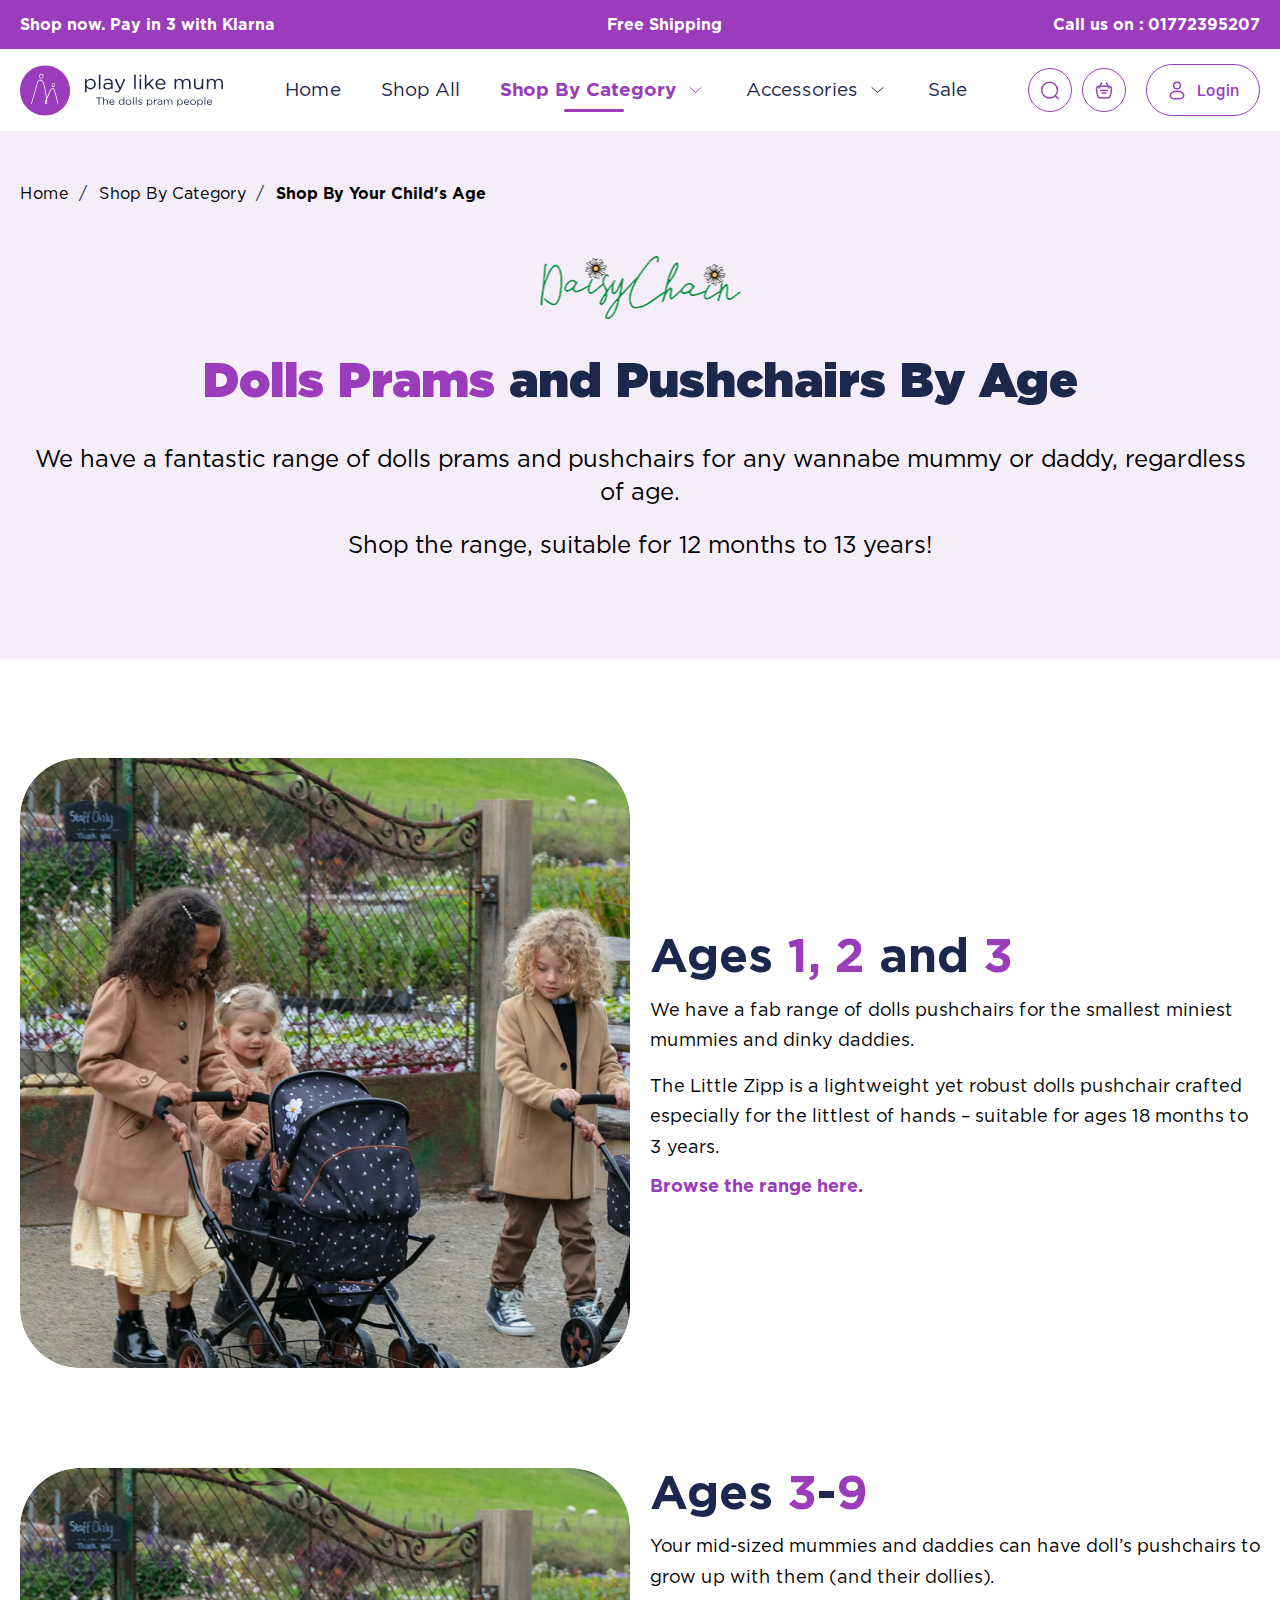
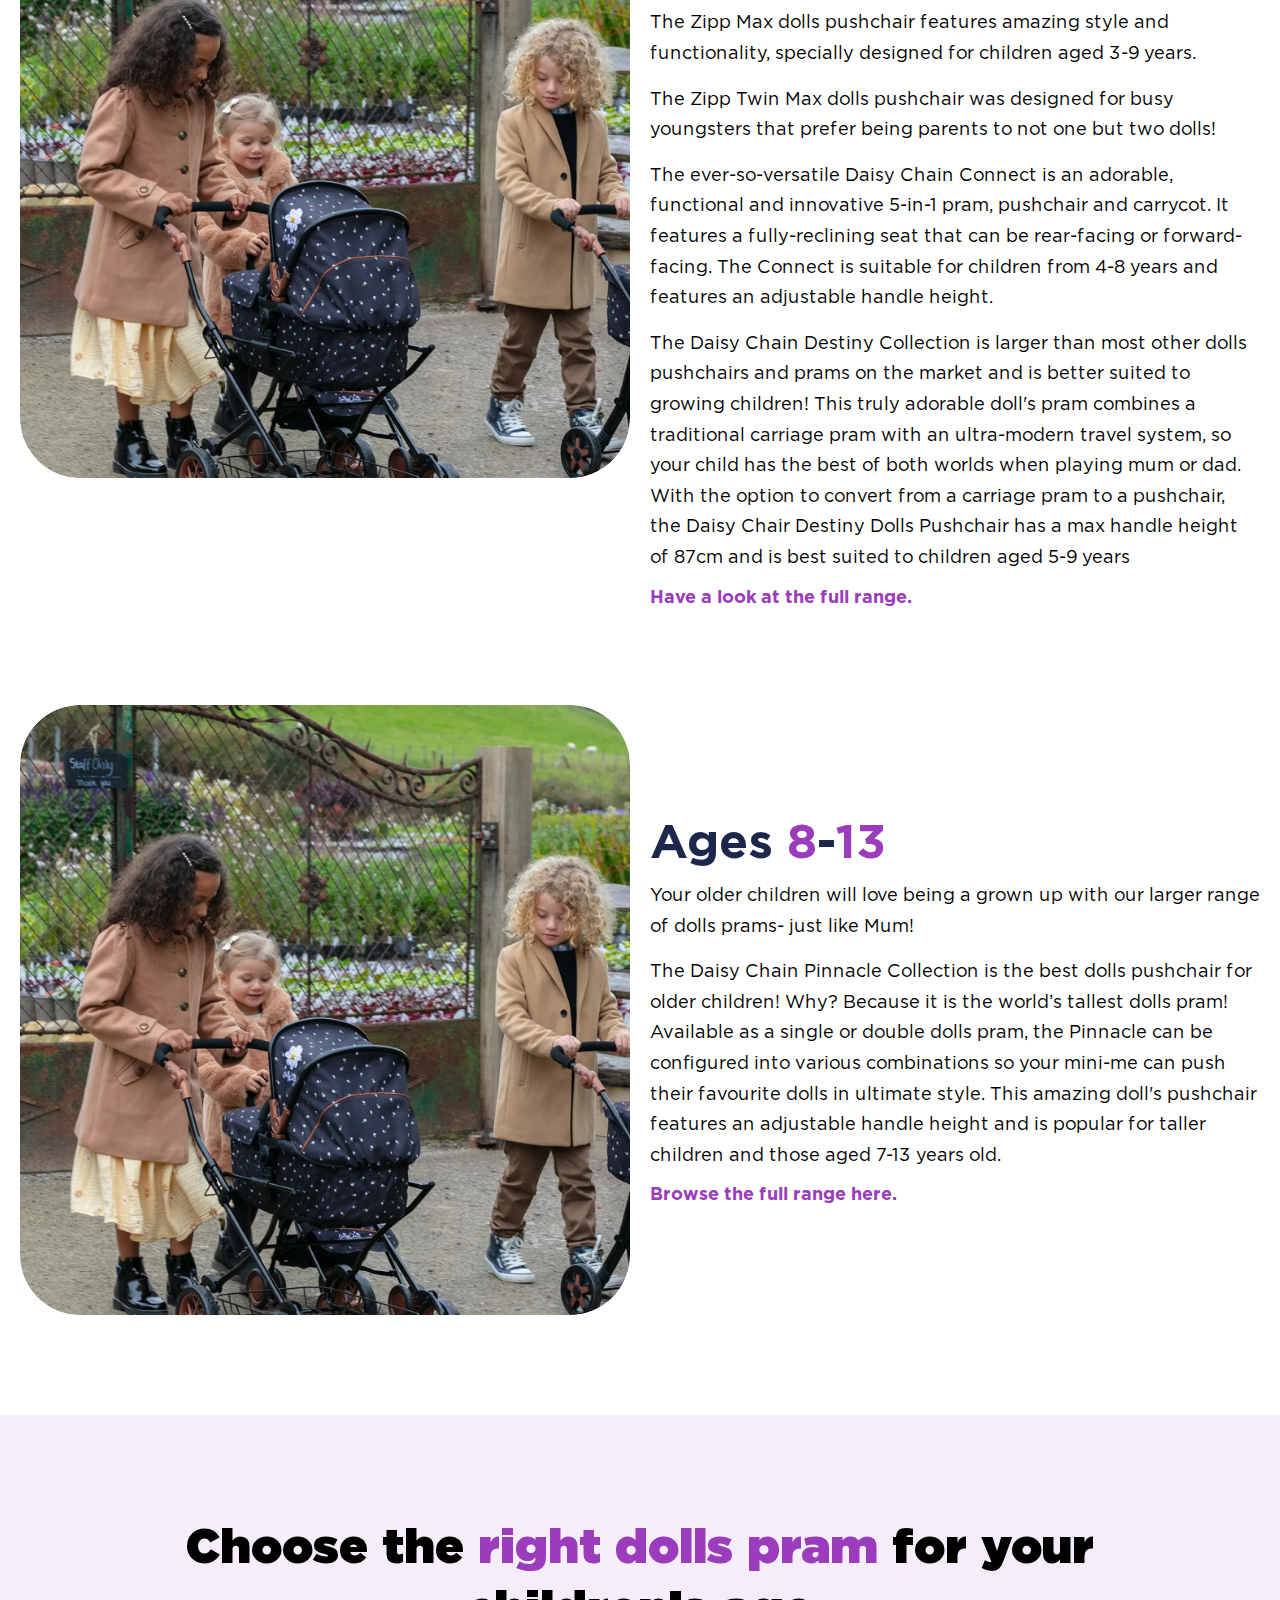
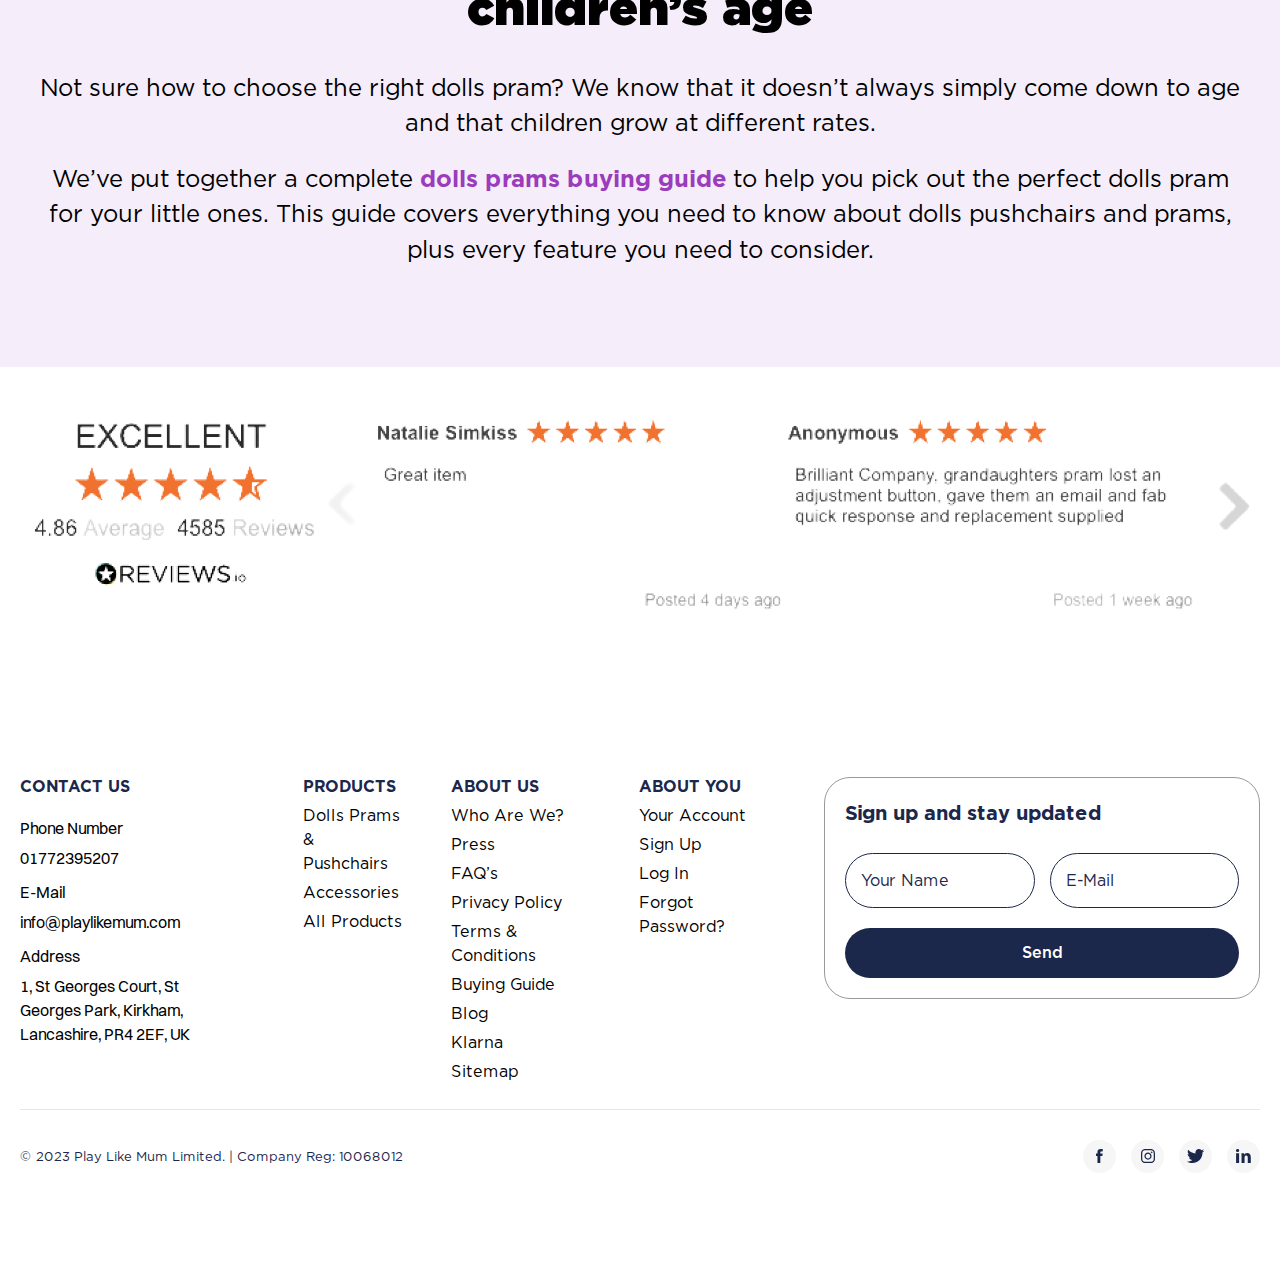
<file: age-range.html>
<!DOCTYPE html>
<html lang="en">

<head>
	<title>Age Range</title>
	<meta charset="UTF-8">
	<meta name="format-detection" content="telephone=no">
	<!-- <style>body{opacity: 0;}</style> -->
	<link rel="stylesheet" href="css/style.min.css?_v=20230914185724">
	<link rel="shortcut icon" href="favicon.ico">
	<!-- <meta name="robots" content="noindex, nofollow"> -->
	<meta name="viewport" content="width=device-width, initial-scale=1.0">
</head>

<body>
	<div class="wrapper">
		<header class="header">
			<div class="header__head">
				<div class="header__container">
					<div class="header__head-body">
						<a href="#" class="header__link header__shop-now">
							Shop now. Pay in 3 with Klarna
						</a>
						<a href="#" class="header__link header__shipping">
							Free Shipping
						</a>
						<a href="tel:01772395207" class="header__link header__phone">
							<svg width="20" height="20" viewBox="0 0 20 20" fill="none" xmlns="http://www.w3.org/2000/svg">
								<path fill-rule="evenodd" clip-rule="evenodd" d="M4.77789 1.70226C5.79233 0.693575 7.46264 0.873121 8.31207 2.00777L9.36289 3.41144C10.0541 4.33468 9.99306 5.62502 9.17264 6.44079L8.97367 6.63863C8.96498 6.66387 8.9439 6.74322 8.96729 6.89401C9.01998 7.23359 9.30354 7.95393 10.494 9.1376C11.684 10.3209 12.4094 10.6041 12.7538 10.657C12.9099 10.6809 12.9915 10.6586 13.0168 10.6498L13.3568 10.3117C14.0862 9.58651 15.2069 9.45095 16.1099 9.94183L17.702 10.8073C19.0653 11.5484 19.4097 13.4015 18.2928 14.5121L17.109 15.6892C16.736 16.06 16.2344 16.3693 15.6223 16.4264C14.1148 16.5669 10.5996 16.3876 6.90615 12.7151C3.45788 9.28642 2.79616 6.29643 2.71244 4.82323L3.33643 4.78777L2.71244 4.82323C2.67011 4.07831 3.02212 3.44806 3.46989 3.00283L4.77789 1.70226ZM7.31141 2.75689C6.88922 2.19294 6.10232 2.1481 5.65925 2.58866L4.35125 3.88923C4.07632 4.1626 3.94404 4.46388 3.96043 4.75231C4.02695 5.92281 4.56136 8.62088 7.78751 11.8287C11.1721 15.194 14.298 15.2944 15.5062 15.1818C15.7531 15.1587 15.9986 15.0305 16.2276 14.8028L17.4114 13.6257C17.8926 13.1472 17.7865 12.276 17.105 11.9055L15.5129 11.0401C15.0733 10.8011 14.5582 10.8799 14.2382 11.1981L13.8586 11.5755L13.418 11.1323C13.8586 11.5755 13.858 11.5761 13.8574 11.5767L13.8562 11.5779L13.8537 11.5804L13.8483 11.5856L13.8361 11.5969C13.8273 11.6049 13.8173 11.6137 13.806 11.6231C13.7833 11.6418 13.7555 11.663 13.7222 11.6853C13.6555 11.73 13.5674 11.7786 13.4567 11.8199C13.231 11.904 12.9333 11.9491 12.5643 11.8925C11.842 11.7817 10.8851 11.2893 9.61261 10.024C8.34054 8.75915 7.84394 7.80671 7.73207 7.08564C7.67487 6.71693 7.72049 6.41918 7.8056 6.1933C7.84731 6.0826 7.89646 5.99458 7.94157 5.928C7.96407 5.8948 7.98548 5.86704 8.00437 5.84449C8.01382 5.83322 8.02265 5.82323 8.03068 5.81451L8.04212 5.80235L8.04737 5.79697L8.04986 5.79445L8.05107 5.79323C8.05167 5.79264 8.05227 5.79204 8.49295 6.23524L8.05227 5.79204L8.29128 5.55439C8.64845 5.19925 8.69847 4.60971 8.36223 4.16056L7.31141 2.75689Z" fill="white" />
							</svg>
							<span>Call</span> <span>us on : 01772395207</span>
						</a>
					</div>
				</div>
			</div>
			<div class="header__container">
				<div class="header__body">
					<a href="#" class="header__logo">
						<img src="img/header/logo-icon.svg" alt="logo icon">
						<img src="img/header/logo-text.svg" alt="logo text">
					</a>
					<div class="header__menu menu">
						<nav class="menu__body">
							<ul class="menu__list">
								<li class="menu__item">
									<a href="#" class="menu__link">
										Home
									</a>
								</li>
								<li class="menu__item">
									<a href="#" class="menu__link">
										Shop All
									</a>
								</li>
								<li class="menu__item">
									<button type="button" class="menu__btn active">
										Shop By Category
									</button>
									<div class="submenu">
										<div class="submenu__col">
											<h4 class="submenu__title">
												Dolls Prams & Pushchairs
											</h4>
											<ul class="submenu__list">
												<li class="submenu__item">
													<a href="#" class="submenu__link">
														All Prams & Pushchairs
													</a>
												</li>
												<li class="submenu__item">
													<a href="#" class="submenu__link">
														Daisy Chain Zipp Dolls Pushchair
													</a>
												</li>
												<li class="submenu__item">
													<a href="#" class="submenu__link">
														Daisy Chain Connect 5 in 1 Dolls Pram
													</a>
												</li>
												<li class="submenu__item">
													<a href="#" class="submenu__link">
														Daisy Chain Pinnacle Double Dolls Pram
													</a>
												</li>
												<li class="submenu__item">
													<a href="#" class="submenu__link">
														Daisy Chain Destiny Travel System Dolls Pram
													</a>
												</li>
											</ul>
										</div>
										<div class="submenu__col">
											<h4 class="submenu__title">
												Shop By Your Child’s Age
											</h4>
											<ul class="submenu__list">
												<li class="submenu__item">
													<a href="#" class="submenu__link">
														Prams for 1, 2 and 3 Year olds
													</a>
												</li>
												<li class="submenu__item">
													<a href="#" class="submenu__link">
														Dolls Prams for 4 to 7 year olds
													</a>
												</li>
												<li class="submenu__item">
													<a href="#" class="submenu__link">
														Dolls Prams for 8 to 12 year olds
													</a>
												</li>
											</ul>
										</div>
										<div class="submenu__col">
											<h4 class="submenu__title">
												Shop By Pram Type
											</h4>
											<ul class="submenu__list">
												<li class="submenu__item">
													<a href="#" class="submenu__link">
														Blue Dolls Prams & Pushchairs
													</a>
												</li>
												<li class="submenu__item">
													<a href="#" class="submenu__link">
														Pink Dolls Prams & Pushchairs
													</a>
												</li>
												<li class="submenu__item">
													<a href="#" class="submenu__link">
														Purple Dolls Prams & Pushchairs
													</a>
												</li>
												<li class="submenu__item">
													<a href="#" class="submenu__link">
														Red Dolls Prams & Pushchairs
													</a>
												</li>
												<li class="submenu__item">
													<a href="#" class="submenu__link">
														Yellow Dolls Prams & Pushchairs
													</a>
												</li>
												<li class="submenu__item">
													<a href="#" class="submenu__link">
														Cheap Dolls Prams & Pushchairs
													</a>
												</li>
												<li class="submenu__item">
													<a href="#" class="submenu__link">
														Double & Twin Dolls Prams and Pushchairs
													</a>
												</li>
												<li class="submenu__item">
													<a href="#" class="submenu__link">
														Dolls Carriage Prams
													</a>
												</li>
												<li class="submenu__item">
													<a href="#" class="submenu__link">
														Luxury Dolls Prams
													</a>
												</li>
												<li class="submenu__item">
													<a href="#" class="submenu__link">
														Twin Doll Strollers
													</a>
												</li>
											</ul>
										</div>
									</div>
								</li>
								<li class="menu__item small-menu">
									<button type="button" class="menu__btn">
										Accessories
									</button>
									<div class="submenu">
										<div class="submenu__col">
											<h4 class="submenu__title">
												All Dolls Pram Accessories
											</h4>
											<ul class="submenu__list">
												<li class="submenu__item">
													<a href="#" class="submenu__link">
														Baby Doll Car seats
													</a>
												</li>
												<li class="submenu__item">
													<a href="#" class="submenu__link">
														Dolls Changing Bags
													</a>
												</li>
												<li class="submenu__item">
													<a href="#" class="submenu__link">
														Doll High Chairs
													</a>
												</li>
												<li class="submenu__item">
													<a href="#" class="submenu__link">
														Dolls Pram Set
													</a>
												</li>
											</ul>
										</div>
									</div>
								</li>
								<li class="menu__item">
									<a href="#" class="menu__link">
										Sale
									</a>
								</li>
							</ul>
						</nav>
					</div>
					<div class="header__actions">
						<div class="header__search">
							<button type="button" class="header__search-icon">
								<svg width="20" height="21" viewBox="0 0 20 21" fill="none" xmlns="http://www.w3.org/2000/svg">
									<circle cx="9.58366" cy="10.0837" r="7.91667" stroke="#9A3CBC" stroke-width="1.5" />
									<path d="M15.417 15.917L18.3337 18.8337" stroke="#9A3CBC" stroke-width="1.5" stroke-linecap="round" />
								</svg>
							</button>
							<label class="header__search-block">
								<input type="text" name="form[]" placeholder="Search" class="header__search-input">
								<button type="submit" class="header__search-button">
									<svg width="20" height="21" viewBox="0 0 20 21" fill="none" xmlns="http://www.w3.org/2000/svg">
										<circle cx="9.58366" cy="10.0837" r="7.91667" stroke="#9A3CBC" stroke-width="1.5" />
										<path d="M15.417 15.917L18.3337 18.8337" stroke="#9A3CBC" stroke-width="1.5" stroke-linecap="round" />
									</svg>
								</button>
							</label>
						</div>
						<a href="#" class="header__cart">
							<svg width="20" height="21" viewBox="0 0 20 21" fill="none" xmlns="http://www.w3.org/2000/svg">
								<path d="M2.96238 12.3807C2.36366 9.58663 2.0643 8.18962 2.81475 7.26131C3.56521 6.33301 4.99394 6.33301 7.85139 6.33301H12.1482C15.0056 6.33301 16.4344 6.33301 17.1848 7.26131C17.9353 8.18962 17.6359 9.58663 17.0372 12.3807L16.6801 14.0473C16.2742 15.9411 16.0713 16.888 15.3838 17.4438C14.6962 17.9997 13.7278 17.9997 11.791 17.9997H8.20853C6.27175 17.9997 5.30336 17.9997 4.6158 17.4438C3.92824 16.888 3.72533 15.9411 3.31952 14.0473L2.96238 12.3807Z" stroke="#9A3CBC" stroke-width="1.5" />
								<path d="M6.66699 10.5H13.3337" stroke="#9A3CBC" stroke-width="1.5" stroke-linecap="round" stroke-linejoin="round" />
								<path d="M8.33301 13H11.6663" stroke="#9A3CBC" stroke-width="1.5" stroke-linecap="round" stroke-linejoin="round" />
								<path d="M15 8L12.5 3" stroke="#9A3CBC" stroke-width="1.5" stroke-linecap="round" stroke-linejoin="round" />
								<path d="M5 8L7.5 3" stroke="#9A3CBC" stroke-width="1.5" stroke-linecap="round" stroke-linejoin="round" />
							</svg>
						</a>
						<a href="#" class="header__login">
							<svg width="20" height="21" viewBox="0 0 20 21" fill="none" xmlns="http://www.w3.org/2000/svg">
								<circle cx="10.0003" cy="5.50033" r="3.33333" stroke="#9A3CBC" stroke-width="1.5" />
								<path d="M16.6663 15.083C16.6663 17.1541 16.6663 18.833 9.99967 18.833C3.33301 18.833 3.33301 17.1541 3.33301 15.083C3.33301 13.0119 6.31778 11.333 9.99967 11.333C13.6816 11.333 16.6663 13.0119 16.6663 15.083Z" stroke="#9A3CBC" stroke-width="1.5" />
							</svg>
							<span>
								Login
							</span>
						</a>
						<button type="button" class="icon-menu"><span></span></button>
					</div>
				</div>
			</div>
		</header>
		<main class="page">
			<section class="age-promo">
				<div class="age-promo__container">
					<div class="age-promo__breadcrumbs breadcrumbs">
						<a href="#" class="breadcrumbs__link">Home</a>
						<a href="#" class="breadcrumbs__link">Shop By Category</a>
						<span class="breadcrumbs__current">Shop By Your Child's Age</span>
					</div>
					<div class="age-promo__inner">
						<div class="age-promo__company">
							<picture><source srcset="img/age-range/company-img.webp" type="image/webp"><img src="img/age-range/company-img.png" alt="company-img"></picture>
						</div>
						<h1 class="age-promo__title"><span>Dolls Prams</span> and Pushchairs By Age</h1>
						<div class="age-promo__text">
							<p>We have a fantastic range of dolls prams and pushchairs for any wannabe mummy or daddy, regardless of age.</p>
							<p>Shop the range, suitable for 12 months to 13 years!</p>
						</div>
					</div>
				</div>
			</section>
			<section class="age-shop">
				<div class="age-shop__container">
					<div class="age-shop__items">
						<div class="age-shop__item item-age">
							<div class="item-age__img"><picture><source srcset="img/age-range/item-age-img.webp" type="image/webp"><img src="img/age-range/item-age-img.jpg" alt="item-age-img"></picture></div>
							<div class="item-age__info">
								<h2 class="item-age__title">Ages <span>1, 2</span> and <span>3</span></h2>
								<div class="item-age__text">
									<p>We have a fab range of dolls pushchairs for the smallest miniest mummies and dinky daddies.</p>
									<p>The Little Zipp is a lightweight yet robust dolls pushchair crafted especially for the littlest of hands – suitable for ages 18 months to 3 years.</p>
								</div>
								<a href="#" class="item-age__link">Browse the range here.</a>
							</div>
						</div>
						<div class="age-shop__item item-age">
							<div class="item-age__img"><picture><source srcset="img/age-range/item-age-img.webp" type="image/webp"><img src="img/age-range/item-age-img.jpg" alt="item-age-img"></picture></div>
							<div class="item-age__info">
								<h2 class="item-age__title">Ages <span>3</span>-<span>9</span></h2>
								<div class="item-age__text">
									<p>Your mid-sized mummies and daddies can have doll’s pushchairs to grow up with them (and their dollies).</p>
									<p>The Zipp Max dolls pushchair features amazing style and functionality, specially designed for children aged 3-9 years.</p>
									<p>The Zipp Twin Max dolls pushchair was designed for busy youngsters that prefer being parents to not one but two dolls!</p>
									<p>The ever-so-versatile Daisy Chain Connect is an adorable, functional and innovative 5-in-1 pram, pushchair and carrycot. It features a fully-reclining seat that can be rear-facing or forward-facing. The Connect is suitable for children from 4-8 years and features an adjustable handle height.</p>
									<p>The Daisy Chain Destiny Collection is larger than most other dolls pushchairs and prams on the market and is better suited to growing children! This truly adorable doll's pram combines a traditional carriage pram with an ultra-modern travel system, so your child has the best of both worlds when playing mum or dad. With the option to convert from a carriage pram to a pushchair, the Daisy Chair Destiny Dolls Pushchair has a max handle height of 87cm and is best suited to children aged 5-9 years</p>
								</div>
								<a href="#" class="item-age__link">Have a look at the full range.</a>
							</div>
						</div>
						<div class="age-shop__item item-age">
							<div class="item-age__img"><picture><source srcset="img/age-range/item-age-img.webp" type="image/webp"><img src="img/age-range/item-age-img.jpg" alt="item-age-img"></picture></div>
							<div class="item-age__info">
								<h2 class="item-age__title">Ages <span>8</span>-<span>13</span></h2>
								<div class="item-age__text">
									<p>Your older children will love being a grown up with our larger range of dolls prams- just like Mum!</p>
									<p>The Daisy Chain Pinnacle Collection is the best dolls pushchair for older children! Why? Because it is the world’s tallest dolls pram! Available as a single or double dolls pram, the Pinnacle can be configured into various combinations so your mini-me can push their favourite dolls in ultimate style. This amazing doll's pushchair features an adjustable handle height and is popular for taller children and those aged 7-13 years old.</p>
								</div>
								<a href="#" class="item-age__link">Browse the full range here.</a>
							</div>
						</div>
					</div>
				</div>
			</section>
			<section class="age-choose">
				<div class="age-choose__container">
					<div class="age-choose__inner">
						<h2 class="age-choose__title">Choose the <span>right dolls pram</span> for your children’s age</h2>
						<div class="age-choose__text">
							<p>Not sure how to choose the right dolls pram? We know that it doesn’t always simply come down to age and that children grow at different rates.</p>
							<p>We’ve put together a complete <span>dolls prams buying guide</span> to help you pick out the perfect dolls pram for your little ones. This guide covers everything you need to know about dolls pushchairs and prams, plus every feature you need to consider.</p>
						</div>
					</div>
				</div>
			</section>
			<section class="age-reviews reviews">
				<div class="reviews__container">
					<div class="reviews__inner">
						<picture>
							<source srcset="img/reviews-img-mob.png" media="(max-width: 767.98px)">
							<img src="img/reviews-img.png" alt="reviews-img">
						</picture>
					</div>
				</div>
			</section>
		</main>
		<footer class="footer">
			<div class="footer__container">
				<div class="footer__inner">
					<div class="footer__contacts">
						<div class="footer__title footer__contacts-title">Contact us</div>
						<ul class="footer__contacts-list">
							<li class="footer__contacts-item">Phone Number<a href="tel:01772395207" class="footer__contacts-link">01772395207</a></li>
							<li class="footer__contacts-item">E-Mail<a href="mailto:info@playlikemum.com" class="footer__contacts-link">info@playlikemum.com</a></li>
							<li class="footer__contacts-item">Address<span>1, St Georges Court, St Georges Park, Kirkham, Lancashire, PR4 2EF, UK</span></li>
						</ul>
					</div>
					<div class="footer__col">
						<div class="footer__title footer__col-title">Products</div>
						<ul class="footer__col-list">
							<li><a href="#" class="footer__col-link">Dolls Prams & <br>
									Pushchairs</a></li>
							<li><a href="#" class="footer__col-link">Accessories</a></li>
							<li><a href="#" class="footer__col-link">All Products</a></li>
						</ul>
					</div>
					<div class="footer__col">
						<div class="footer__title footer__col-title">About Us</div>
						<ul class="footer__col-list">
							<li><a href="#" class="footer__col-link">Who Are We?</a></li>
							<li><a href="#" class="footer__col-link">Press</a></li>
							<li><a href="#" class="footer__col-link">FAQ’s</a></li>
							<li><a href="#" class="footer__col-link">Privacy Policy</a></li>
							<li><a href="#" class="footer__col-link">Terms & Conditions</a></li>
							<li><a href="#" class="footer__col-link">Buying Guide</a></li>
							<li><a href="#" class="footer__col-link">Blog</a></li>
							<li><a href="#" class="footer__col-link">Klarna</a></li>
							<li><a href="#" class="footer__col-link">Sitemap</a></li>
						</ul>
					</div>
					<div class="footer__col">
						<div class="footer__title footer__col-title">About You</div>
						<ul class="footer__col-list">
							<li><a href="#" class="footer__col-link">Your Account</a></li>
							<li><a href="#" class="footer__col-link">Sign Up</a></li>
							<li><a href="#" class="footer__col-link">Log In</a></li>
							<li><a href="#" class="footer__col-link">Forgot Password?</a></li>
						</ul>
					</div>
					<form class="footer__form">
						<div class="footer__form-title">Sign up and stay updated</div>
						<div class="footer__form-blocks">
							<div class="footer__form-block">
								<input autocomplete="off" type="text" name="form[]" placeholder="Your Name" class="footer__form-input" required>
							</div>
							<div class="footer__form-block">
								<input autocomplete="off" type="text" name="form[]" placeholder="E-Mail" class="footer__form-input" required>
							</div>
						</div>
						<button type="submit" class="footer__form-btn">Send</button>
					</form>
				</div>
				<div class="footer__bottom">
					<div class="footer__copy">© 2023 Play Like Mum Limited. | Company Reg: 10068012</div>
					<div class="footer__socials">
						<a href="#" class="footer__soc">
							<svg width="7" height="15" viewBox="0 0 7 15" fill="none" xmlns="http://www.w3.org/2000/svg">
								<path fill-rule="evenodd" clip-rule="evenodd" d="M6.56411 2.57522C6.16744 2.49607 5.63171 2.43695 5.29478 2.43695C4.38245 2.43695 4.32318 2.83268 4.32318 3.46587V4.59304H6.60378L6.40498 6.92791H4.32318V14.0298H1.46766V6.92791H0L0 4.59304H1.46766V3.14881C1.46766 1.17057 2.39959 0.0625 4.73945 0.0625C5.55238 0.0625 6.14738 0.181223 6.92064 0.339519L6.56411 2.57522Z" fill="#1C274C" />
							</svg>
						</a>
						<a href="#" class="footer__soc">
							<svg width="14" height="15" viewBox="0 0 14 15" fill="none" xmlns="http://www.w3.org/2000/svg">
								<path d="M7.00004 1.32082C8.86911 1.32082 9.09051 1.32794 9.82863 1.36154C10.5111 1.39259 10.8818 1.50636 11.1284 1.602C11.4552 1.72868 11.6884 1.88002 11.9333 2.12438C12.1783 2.36878 12.33 2.60142 12.4569 2.9274C12.5528 3.17348 12.6668 3.54326 12.698 4.22416C12.7316 4.96056 12.7388 5.18145 12.7388 7.04615C12.7388 8.91087 12.7316 9.13176 12.698 9.86816C12.6668 10.5491 12.5528 10.9188 12.4569 11.1649C12.33 11.4909 12.1783 11.7235 11.9333 11.9679C11.6884 12.2123 11.4552 12.3636 11.1284 12.4903C10.8818 12.586 10.5111 12.6997 9.82863 12.7308C9.09062 12.7644 8.86924 12.7715 7.00004 12.7715C5.1308 12.7715 4.90945 12.7644 4.17141 12.7308C3.48892 12.6997 3.11827 12.586 2.87161 12.4903C2.54487 12.3636 2.31168 12.2123 2.06674 11.9679C1.8218 11.7235 1.67009 11.4909 1.5431 11.1649C1.44724 10.9188 1.3332 10.5491 1.30208 9.86816C1.2684 9.13176 1.26126 8.91087 1.26126 7.04615C1.26126 5.18145 1.2684 4.96056 1.30208 4.22416C1.3332 3.54326 1.44724 3.17348 1.5431 2.9274C1.67009 2.60142 1.82178 2.36878 2.06674 2.12441C2.31168 1.88002 2.54487 1.72868 2.87161 1.602C3.11827 1.50636 3.48892 1.39259 4.17141 1.36154C4.90954 1.32794 5.13094 1.32082 7.00004 1.32082ZM7.00004 0.0625C5.09893 0.0625 4.86055 0.0705393 4.11392 0.104526C3.36885 0.13843 2.86 0.256496 2.41474 0.429119C1.95443 0.607592 1.56405 0.846386 1.17487 1.23463C0.785723 1.6229 0.546369 2.01236 0.367506 2.4716C0.194451 2.91581 0.0761076 3.42348 0.0421245 4.16681C0.00805813 4.91169 0 5.14951 0 7.04615C0 8.94281 0.00805813 9.18063 0.0421245 9.92552C0.0761076 10.6688 0.194451 11.1765 0.367506 11.6207C0.546369 12.08 0.785723 12.4694 1.17487 12.8577C1.56405 13.2459 1.95443 13.4847 2.41474 13.6632C2.86 13.8358 3.36885 13.9539 4.11392 13.9878C4.86055 14.0218 5.09893 14.0298 7.00004 14.0298C8.90112 14.0298 9.1395 14.0218 9.88612 13.9878C10.6312 13.9539 11.1401 13.8358 11.5853 13.6632C12.0456 13.4847 12.436 13.2459 12.8252 12.8577C13.2143 12.4694 13.4537 12.08 13.6326 11.6207C13.8056 11.1765 13.9239 10.6688 13.9579 9.92552C13.992 9.18063 14 8.94281 14 7.04615C14 5.14951 13.992 4.91169 13.9579 4.16681C13.9239 3.42348 13.8056 2.91581 13.6326 2.4716C13.4537 2.01236 13.2143 1.6229 12.8252 1.23463C12.436 0.846386 12.0456 0.607592 11.5853 0.429119C11.1401 0.256496 10.6312 0.13843 9.88612 0.104526C9.1395 0.0705393 8.90112 0.0625 7.00004 0.0625Z" fill="#1C274C" />
								<path d="M7.00478 3.46289C5.0195 3.46289 3.41016 5.06848 3.41016 7.04908C3.41016 9.02971 5.0195 10.6353 7.00478 10.6353C8.99002 10.6353 10.5994 9.02971 10.5994 7.04908C10.5994 5.06848 8.99002 3.46289 7.00478 3.46289ZM7.00478 9.37698C5.71609 9.37698 4.67142 8.33476 4.67142 7.04908C4.67142 5.76343 5.71609 4.72121 7.00478 4.72121C8.29344 4.72121 9.3381 5.76343 9.3381 7.04908C9.3381 8.33476 8.29344 9.37698 7.00478 9.37698Z" fill="#1C274C" />
								<path d="M11.5804 3.31852C11.5804 3.78134 11.2043 4.15655 10.7404 4.15655C10.2765 4.15655 9.90039 3.78134 9.90039 3.31852C9.90039 2.85568 10.2765 2.48047 10.7404 2.48047C11.2043 2.48047 11.5804 2.85568 11.5804 3.31852Z" fill="#1C274C" />
							</svg>
						</a>
						<a href="#" class="footer__soc">
							<svg width="18" height="15" viewBox="0 0 18 15" fill="none" xmlns="http://www.w3.org/2000/svg">
								<path fill-rule="evenodd" clip-rule="evenodd" d="M17.227 1.71576C16.5936 1.99646 15.9121 2.18549 15.1972 2.27085C15.927 1.83433 16.4874 1.14347 16.751 0.320282C16.0688 0.724717 15.3115 1.01745 14.507 1.17613C13.8622 0.490995 12.9429 0.0625 11.9272 0.0625C9.97547 0.0625 8.39299 1.64128 8.39299 3.58841C8.39299 3.86453 8.42458 4.13377 8.48487 4.39213C5.54729 4.24548 2.94332 2.84141 1.20007 0.708106C0.895743 1.22883 0.721762 1.83434 0.721762 2.48052C0.721762 3.70356 1.34476 4.78282 2.2939 5.41525C1.71397 5.39692 1.16963 5.23824 0.692477 4.97415V5.01826C0.692477 6.72708 1.91149 8.15177 3.52727 8.47658C3.23099 8.55678 2.91863 8.60032 2.59651 8.60032C2.36855 8.60032 2.14691 8.57797 1.93101 8.53673C2.38061 9.93735 3.68633 10.957 5.23263 10.9857C4.02338 11.9309 2.49947 12.4951 0.84349 12.4951C0.557541 12.4951 0.276187 12.4785 0 12.4453C1.5641 13.4455 3.42162 14.0298 5.41752 14.0298C11.918 14.0298 15.4728 8.65702 15.4728 3.998C15.4728 3.84505 15.4699 3.69268 15.4625 3.54202C16.1538 3.04363 16.7533 2.42266 17.227 1.71576Z" fill="#1C274C" />
							</svg>
						</a>
						<a href="#" class="footer__soc">
							<svg width="15" height="15" viewBox="0 0 15 15" fill="none" xmlns="http://www.w3.org/2000/svg">
								<path fill-rule="evenodd" clip-rule="evenodd" d="M3.21053 1.5946C3.21053 2.42984 2.57308 3.10578 1.57621 3.10578C0.618173 3.10578 -0.0192825 2.42984 0.000445299 1.5946C-0.0192825 0.718761 0.618158 0.0625 1.5953 0.0625C2.57306 0.0625 3.19142 0.718761 3.21053 1.5946ZM0.0805926 14.0285V4.2996H3.11127V14.0279H0.0805926V14.0285Z" fill="#1C274C" />
								<path fill-rule="evenodd" clip-rule="evenodd" d="M5.54108 7.40394C5.54108 6.19044 5.50101 5.15591 5.46094 4.30037H8.09336L8.2333 5.6332H8.29311C8.69198 5.0163 9.68886 4.08203 11.3041 4.08203C13.2978 4.08203 14.7934 5.39517 14.7934 8.25886V14.0293H11.7627V8.63773C11.7627 7.38364 11.3244 6.52871 10.2277 6.52871C9.38985 6.52871 8.89173 7.10564 8.6926 7.66226C8.61246 7.86154 8.573 8.13954 8.573 8.41877V14.0293H5.54231V7.40394H5.54108Z" fill="#1C274C" />
							</svg>
						</a>
					</div>
				</div>
			</div>
		</footer>
	</div>
	<script src="js/app.min.js?_v=20230914185724"></script>
</body>

</html>
</file>
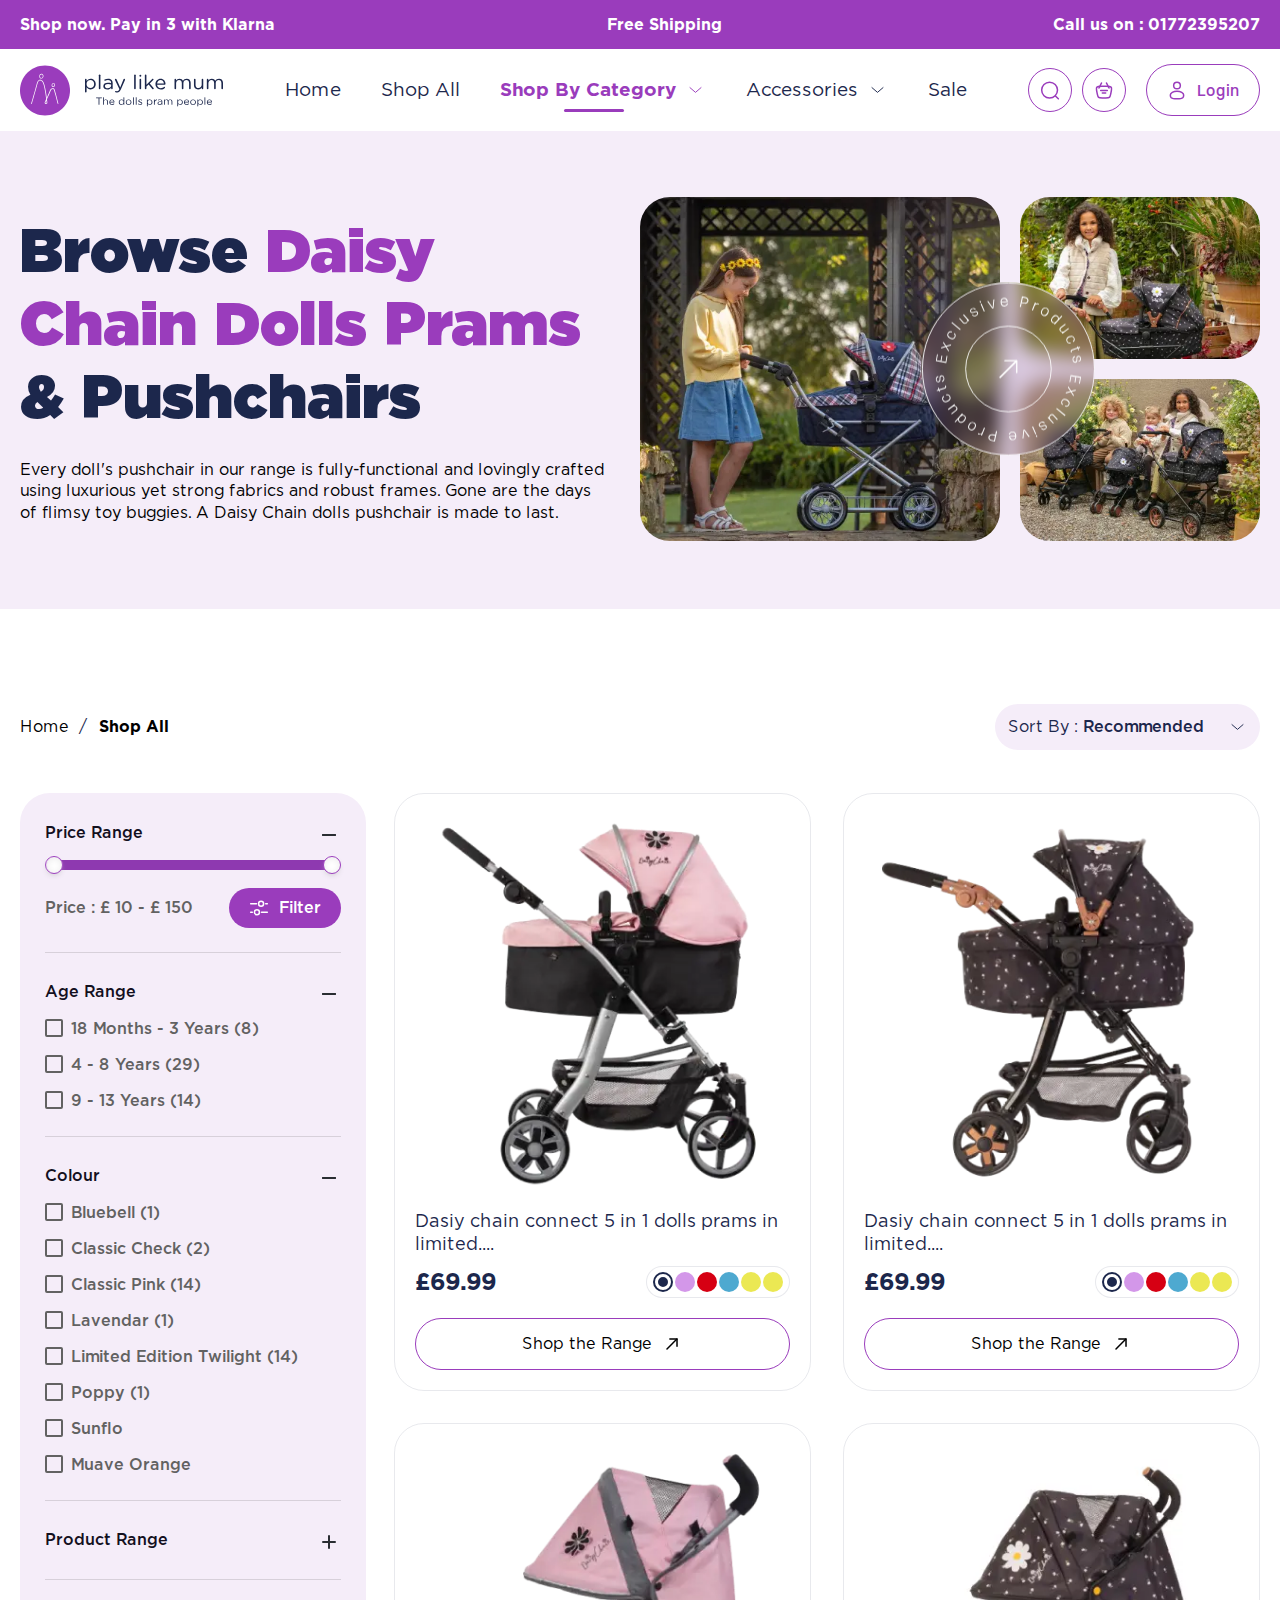
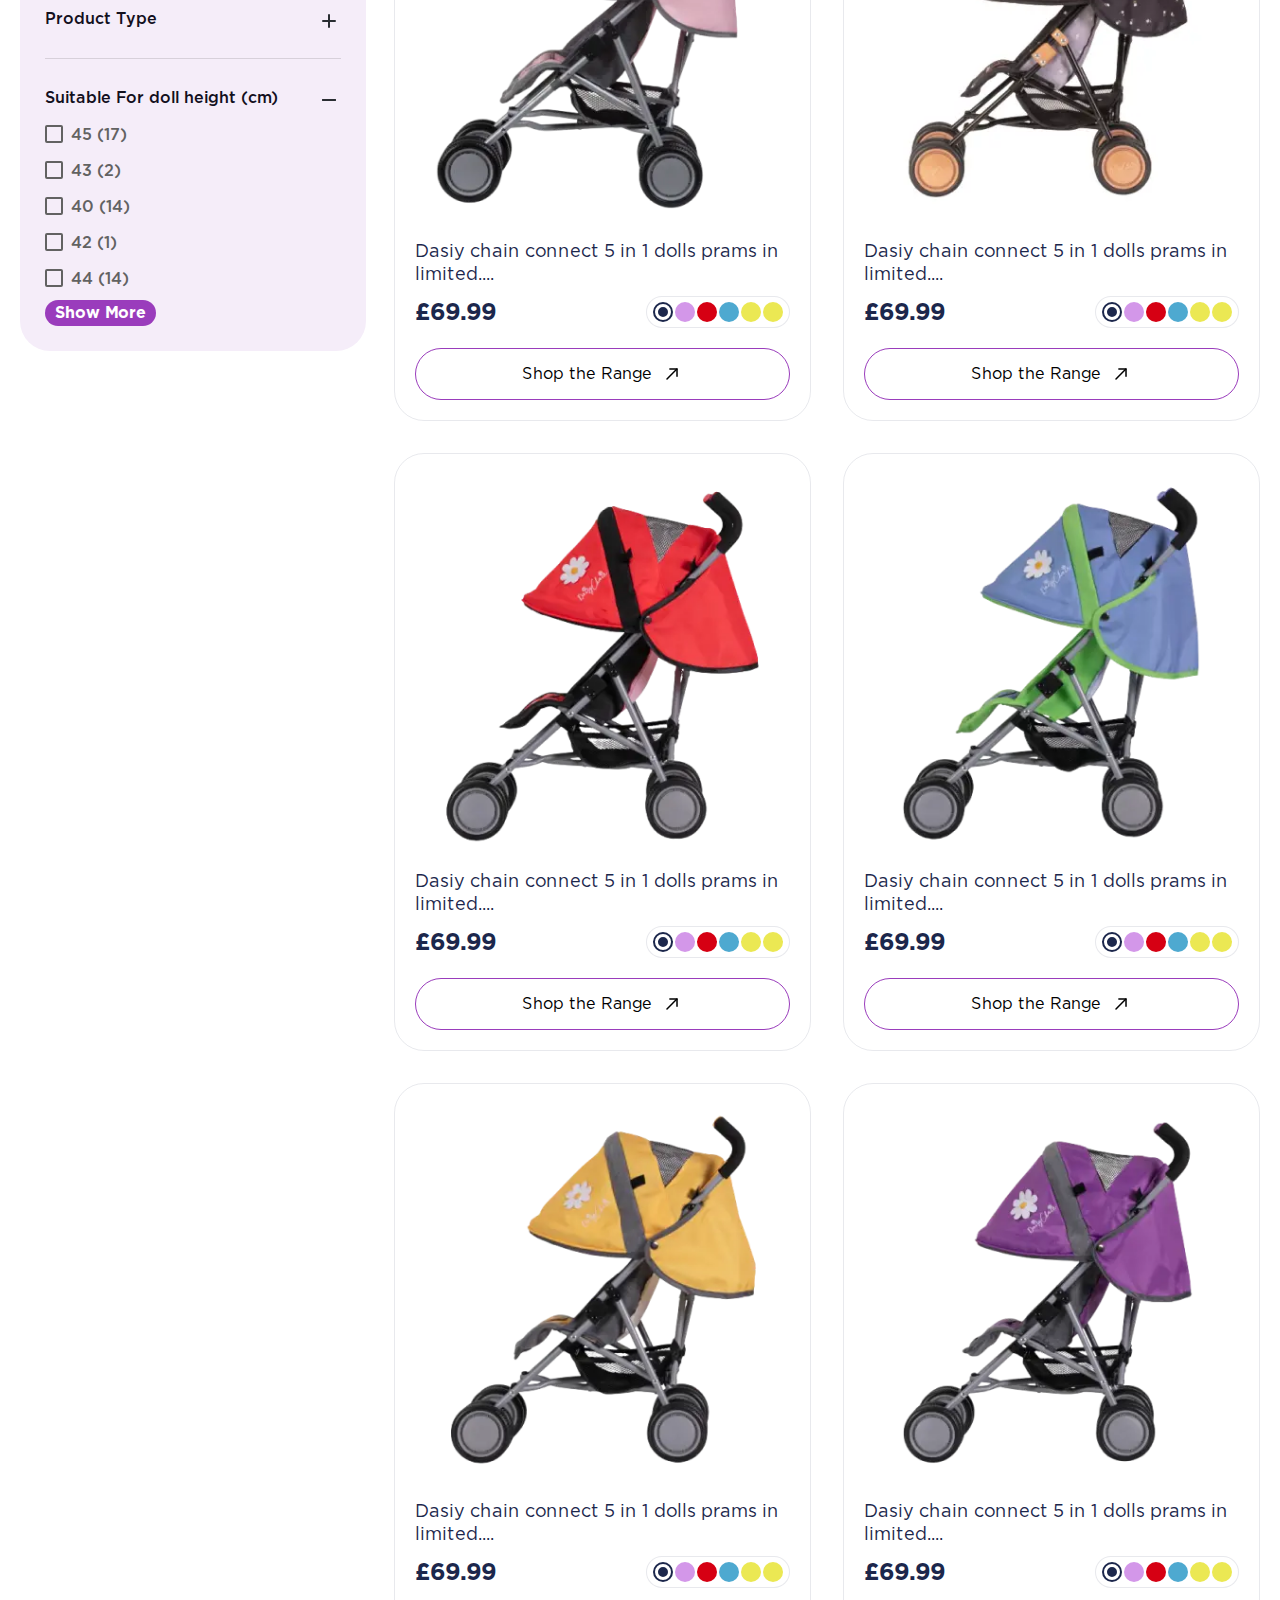
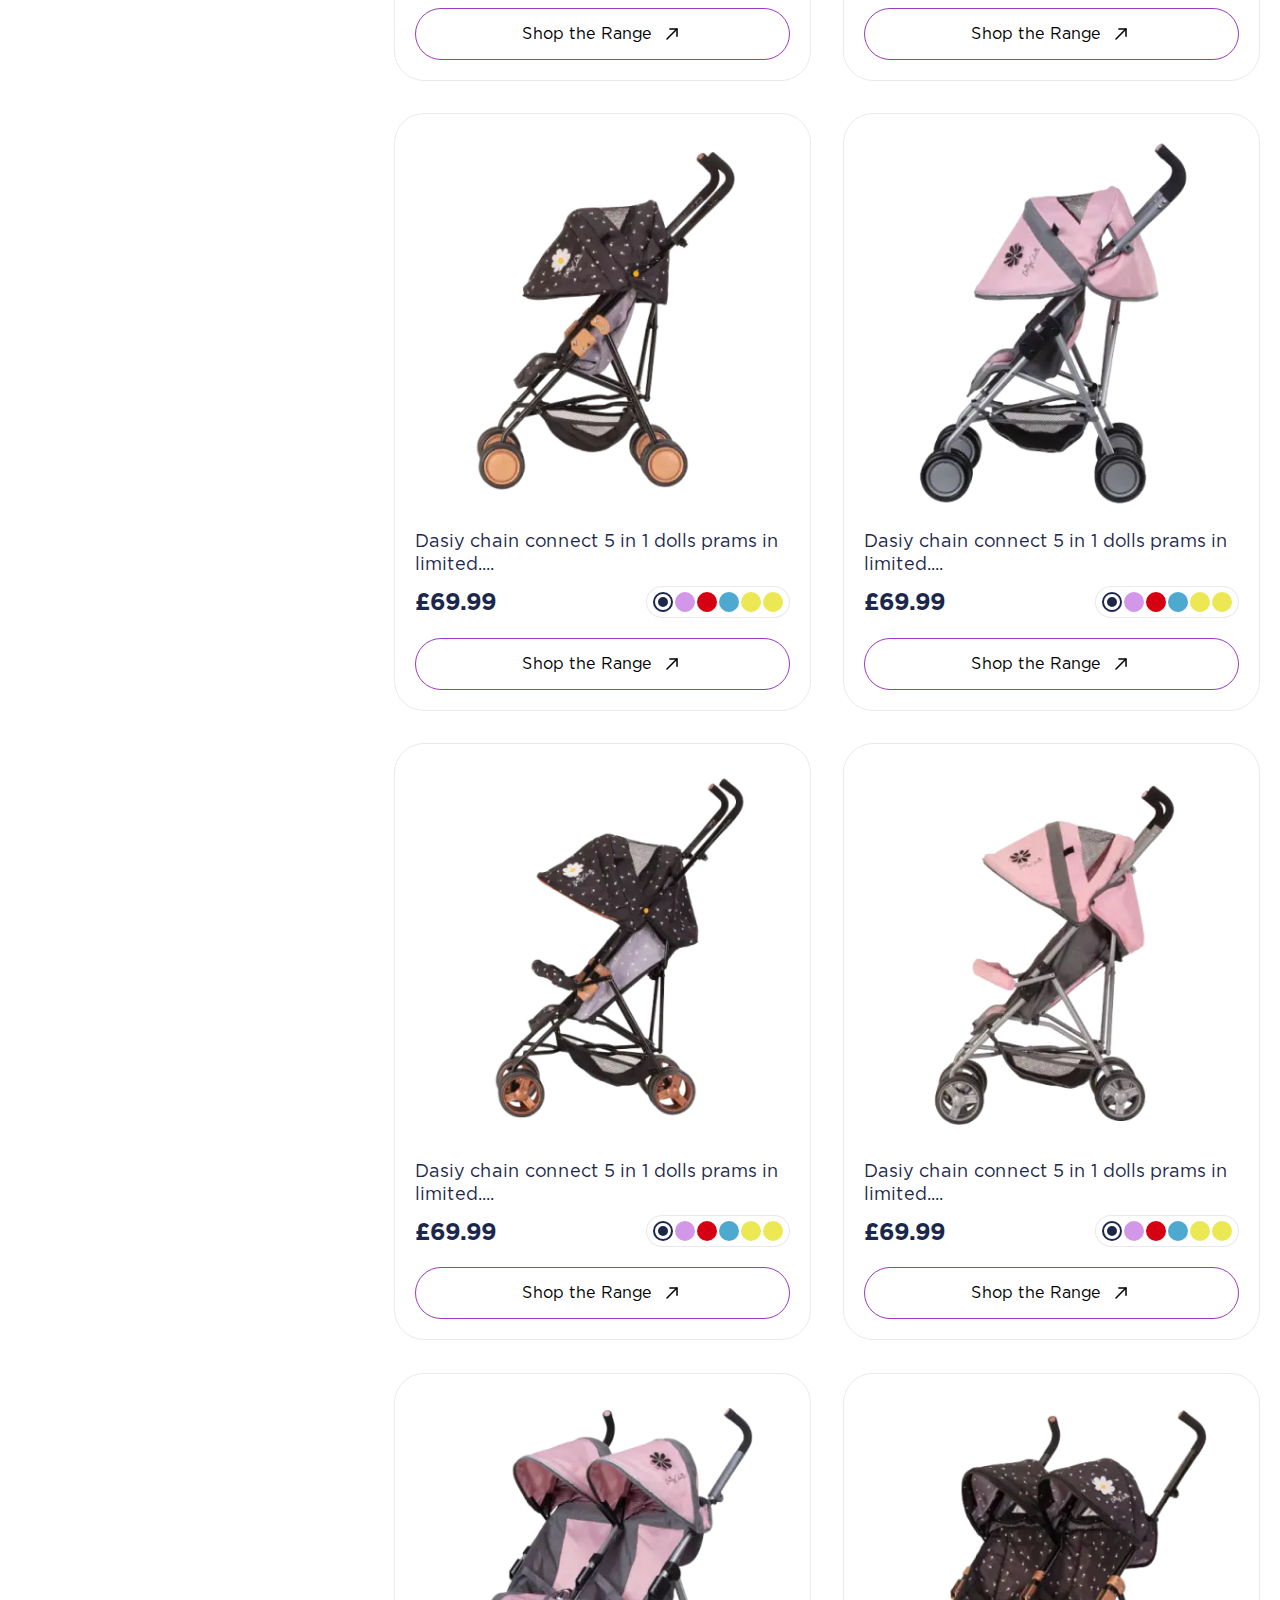
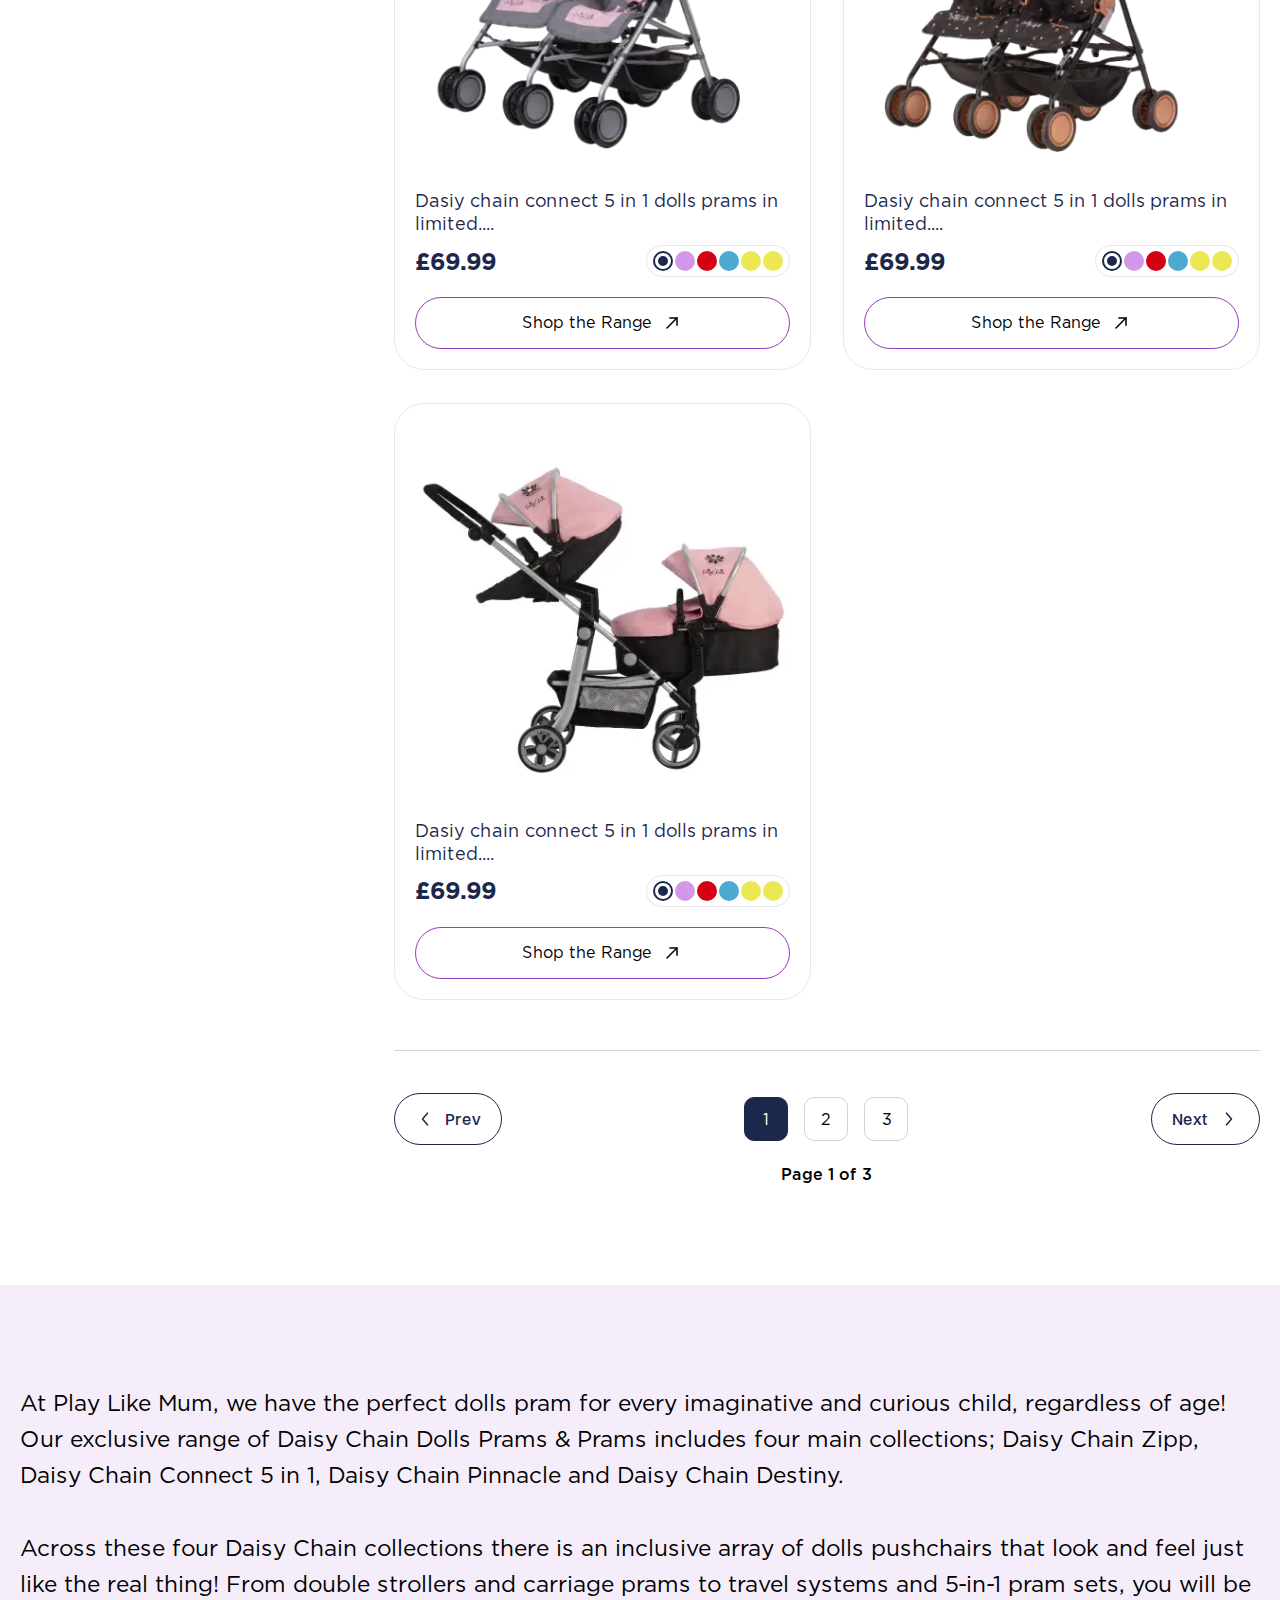
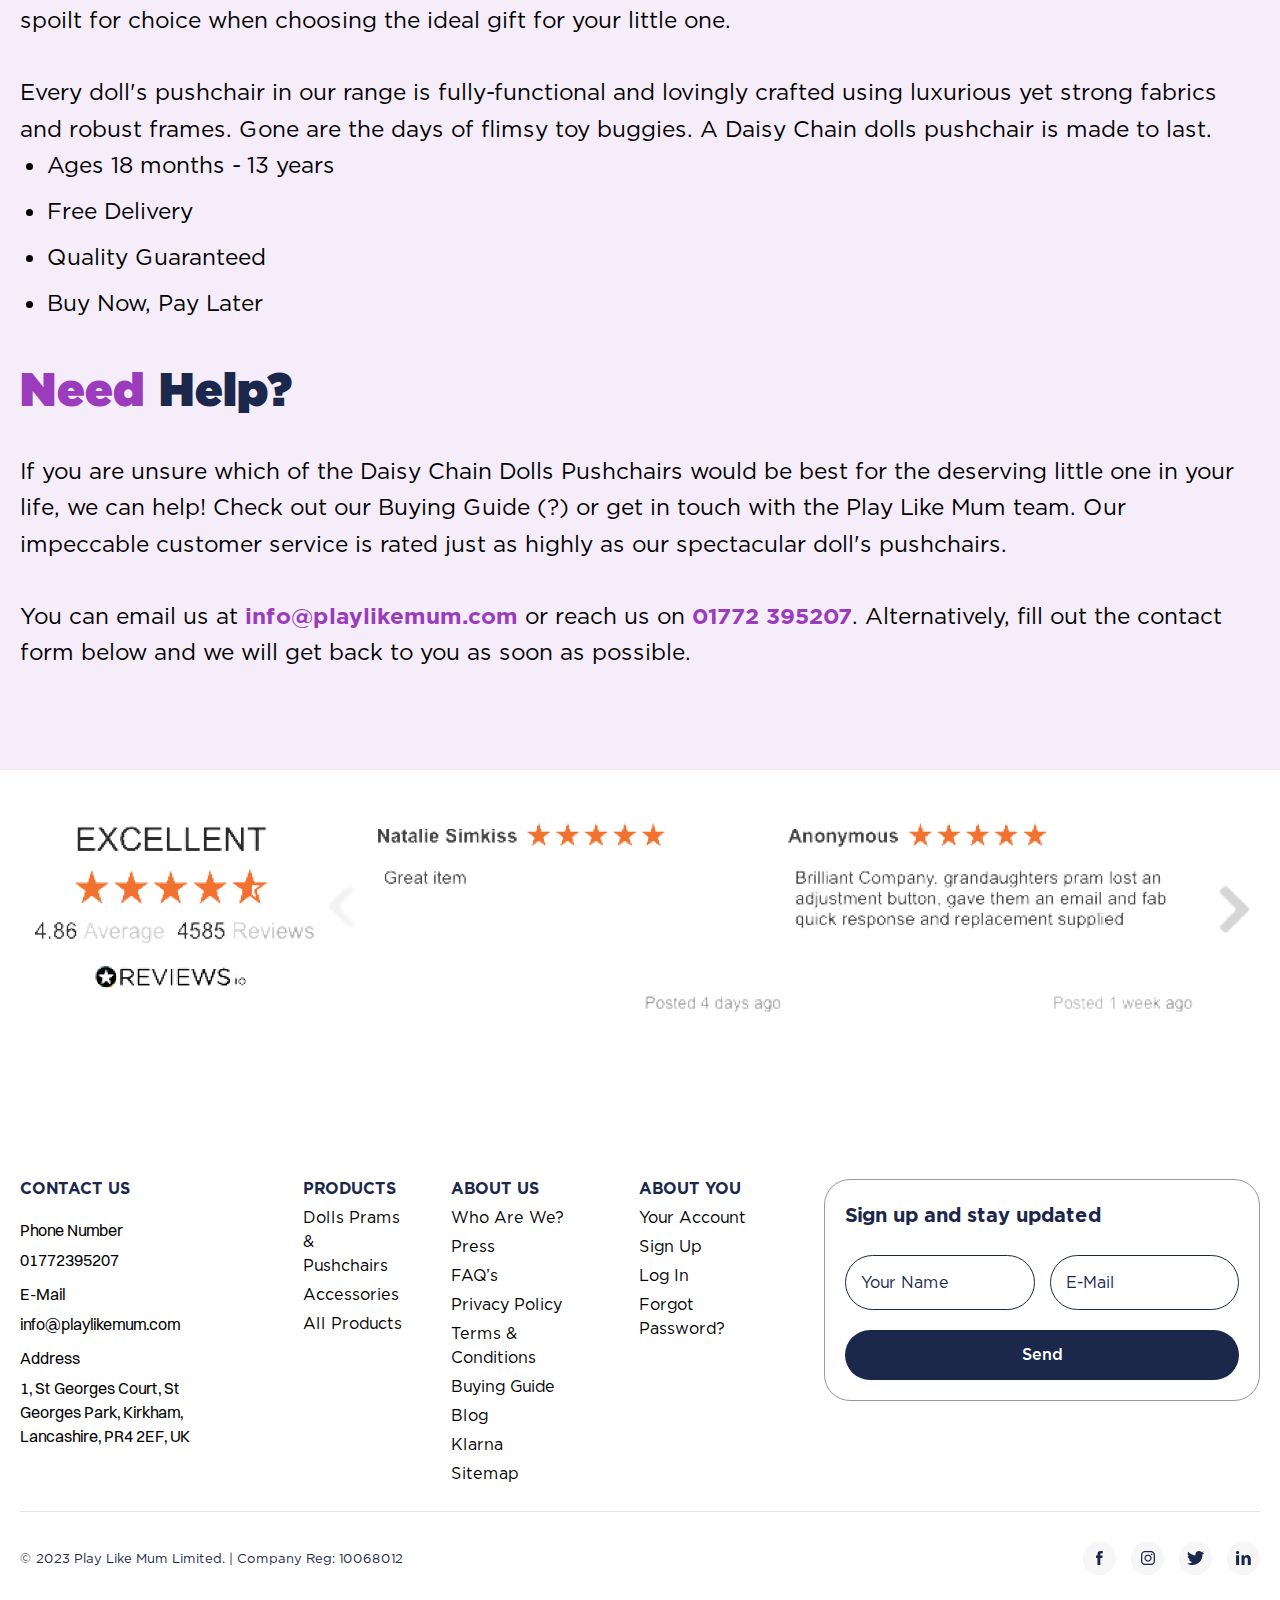
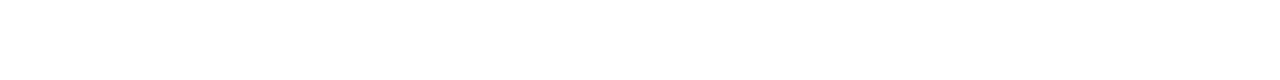
<file: category-page.html>
<!DOCTYPE html>
<html lang="en">

<head>
	<title>Category Page</title>
	<meta charset="UTF-8">
	<meta name="format-detection" content="telephone=no">
	<!-- <style>body{opacity: 0;}</style> -->
	<link rel="stylesheet" href="css/style.min.css?_v=20230914185724">
	<link rel="shortcut icon" href="favicon.ico">
	<!-- <meta name="robots" content="noindex, nofollow"> -->
	<meta name="viewport" content="width=device-width, initial-scale=1.0">
</head>

<body>
	<div class="wrapper">
		<header class="header">
			<div class="header__head">
				<div class="header__container">
					<div class="header__head-body">
						<a href="#" class="header__link header__shop-now">
							Shop now. Pay in 3 with Klarna
						</a>
						<a href="#" class="header__link header__shipping">
							Free Shipping
						</a>
						<a href="tel:01772395207" class="header__link header__phone">
							<svg width="20" height="20" viewBox="0 0 20 20" fill="none" xmlns="http://www.w3.org/2000/svg">
								<path fill-rule="evenodd" clip-rule="evenodd" d="M4.77789 1.70226C5.79233 0.693575 7.46264 0.873121 8.31207 2.00777L9.36289 3.41144C10.0541 4.33468 9.99306 5.62502 9.17264 6.44079L8.97367 6.63863C8.96498 6.66387 8.9439 6.74322 8.96729 6.89401C9.01998 7.23359 9.30354 7.95393 10.494 9.1376C11.684 10.3209 12.4094 10.6041 12.7538 10.657C12.9099 10.6809 12.9915 10.6586 13.0168 10.6498L13.3568 10.3117C14.0862 9.58651 15.2069 9.45095 16.1099 9.94183L17.702 10.8073C19.0653 11.5484 19.4097 13.4015 18.2928 14.5121L17.109 15.6892C16.736 16.06 16.2344 16.3693 15.6223 16.4264C14.1148 16.5669 10.5996 16.3876 6.90615 12.7151C3.45788 9.28642 2.79616 6.29643 2.71244 4.82323L3.33643 4.78777L2.71244 4.82323C2.67011 4.07831 3.02212 3.44806 3.46989 3.00283L4.77789 1.70226ZM7.31141 2.75689C6.88922 2.19294 6.10232 2.1481 5.65925 2.58866L4.35125 3.88923C4.07632 4.1626 3.94404 4.46388 3.96043 4.75231C4.02695 5.92281 4.56136 8.62088 7.78751 11.8287C11.1721 15.194 14.298 15.2944 15.5062 15.1818C15.7531 15.1587 15.9986 15.0305 16.2276 14.8028L17.4114 13.6257C17.8926 13.1472 17.7865 12.276 17.105 11.9055L15.5129 11.0401C15.0733 10.8011 14.5582 10.8799 14.2382 11.1981L13.8586 11.5755L13.418 11.1323C13.8586 11.5755 13.858 11.5761 13.8574 11.5767L13.8562 11.5779L13.8537 11.5804L13.8483 11.5856L13.8361 11.5969C13.8273 11.6049 13.8173 11.6137 13.806 11.6231C13.7833 11.6418 13.7555 11.663 13.7222 11.6853C13.6555 11.73 13.5674 11.7786 13.4567 11.8199C13.231 11.904 12.9333 11.9491 12.5643 11.8925C11.842 11.7817 10.8851 11.2893 9.61261 10.024C8.34054 8.75915 7.84394 7.80671 7.73207 7.08564C7.67487 6.71693 7.72049 6.41918 7.8056 6.1933C7.84731 6.0826 7.89646 5.99458 7.94157 5.928C7.96407 5.8948 7.98548 5.86704 8.00437 5.84449C8.01382 5.83322 8.02265 5.82323 8.03068 5.81451L8.04212 5.80235L8.04737 5.79697L8.04986 5.79445L8.05107 5.79323C8.05167 5.79264 8.05227 5.79204 8.49295 6.23524L8.05227 5.79204L8.29128 5.55439C8.64845 5.19925 8.69847 4.60971 8.36223 4.16056L7.31141 2.75689Z" fill="white" />
							</svg>
							<span>Call</span> <span>us on : 01772395207</span>
						</a>
					</div>
				</div>
			</div>
			<div class="header__container">
				<div class="header__body">
					<a href="#" class="header__logo">
						<img src="img/header/logo-icon.svg" alt="logo icon">
						<img src="img/header/logo-text.svg" alt="logo text">
					</a>
					<div class="header__menu menu">
						<nav class="menu__body">
							<ul class="menu__list">
								<li class="menu__item">
									<a href="#" class="menu__link">
										Home
									</a>
								</li>
								<li class="menu__item">
									<a href="#" class="menu__link">
										Shop All
									</a>
								</li>
								<li class="menu__item">
									<button type="button" class="menu__btn active">
										Shop By Category
									</button>
									<div class="submenu">
										<div class="submenu__col">
											<h4 class="submenu__title">
												Dolls Prams & Pushchairs
											</h4>
											<ul class="submenu__list">
												<li class="submenu__item">
													<a href="#" class="submenu__link">
														All Prams & Pushchairs
													</a>
												</li>
												<li class="submenu__item">
													<a href="#" class="submenu__link">
														Daisy Chain Zipp Dolls Pushchair
													</a>
												</li>
												<li class="submenu__item">
													<a href="#" class="submenu__link">
														Daisy Chain Connect 5 in 1 Dolls Pram
													</a>
												</li>
												<li class="submenu__item">
													<a href="#" class="submenu__link">
														Daisy Chain Pinnacle Double Dolls Pram
													</a>
												</li>
												<li class="submenu__item">
													<a href="#" class="submenu__link">
														Daisy Chain Destiny Travel System Dolls Pram
													</a>
												</li>
											</ul>
										</div>
										<div class="submenu__col">
											<h4 class="submenu__title">
												Shop By Your Child’s Age
											</h4>
											<ul class="submenu__list">
												<li class="submenu__item">
													<a href="#" class="submenu__link">
														Prams for 1, 2 and 3 Year olds
													</a>
												</li>
												<li class="submenu__item">
													<a href="#" class="submenu__link">
														Dolls Prams for 4 to 7 year olds
													</a>
												</li>
												<li class="submenu__item">
													<a href="#" class="submenu__link">
														Dolls Prams for 8 to 12 year olds
													</a>
												</li>
											</ul>
										</div>
										<div class="submenu__col">
											<h4 class="submenu__title">
												Shop By Pram Type
											</h4>
											<ul class="submenu__list">
												<li class="submenu__item">
													<a href="#" class="submenu__link">
														Blue Dolls Prams & Pushchairs
													</a>
												</li>
												<li class="submenu__item">
													<a href="#" class="submenu__link">
														Pink Dolls Prams & Pushchairs
													</a>
												</li>
												<li class="submenu__item">
													<a href="#" class="submenu__link">
														Purple Dolls Prams & Pushchairs
													</a>
												</li>
												<li class="submenu__item">
													<a href="#" class="submenu__link">
														Red Dolls Prams & Pushchairs
													</a>
												</li>
												<li class="submenu__item">
													<a href="#" class="submenu__link">
														Yellow Dolls Prams & Pushchairs
													</a>
												</li>
												<li class="submenu__item">
													<a href="#" class="submenu__link">
														Cheap Dolls Prams & Pushchairs
													</a>
												</li>
												<li class="submenu__item">
													<a href="#" class="submenu__link">
														Double & Twin Dolls Prams and Pushchairs
													</a>
												</li>
												<li class="submenu__item">
													<a href="#" class="submenu__link">
														Dolls Carriage Prams
													</a>
												</li>
												<li class="submenu__item">
													<a href="#" class="submenu__link">
														Luxury Dolls Prams
													</a>
												</li>
												<li class="submenu__item">
													<a href="#" class="submenu__link">
														Twin Doll Strollers
													</a>
												</li>
											</ul>
										</div>
									</div>
								</li>
								<li class="menu__item small-menu">
									<button type="button" class="menu__btn">
										Accessories
									</button>
									<div class="submenu">
										<div class="submenu__col">
											<h4 class="submenu__title">
												All Dolls Pram Accessories
											</h4>
											<ul class="submenu__list">
												<li class="submenu__item">
													<a href="#" class="submenu__link">
														Baby Doll Car seats
													</a>
												</li>
												<li class="submenu__item">
													<a href="#" class="submenu__link">
														Dolls Changing Bags
													</a>
												</li>
												<li class="submenu__item">
													<a href="#" class="submenu__link">
														Doll High Chairs
													</a>
												</li>
												<li class="submenu__item">
													<a href="#" class="submenu__link">
														Dolls Pram Set
													</a>
												</li>
											</ul>
										</div>
									</div>
								</li>
								<li class="menu__item">
									<a href="#" class="menu__link">
										Sale
									</a>
								</li>
							</ul>
						</nav>
					</div>
					<div class="header__actions">
						<div class="header__search">
							<button type="button" class="header__search-icon">
								<svg width="20" height="21" viewBox="0 0 20 21" fill="none" xmlns="http://www.w3.org/2000/svg">
									<circle cx="9.58366" cy="10.0837" r="7.91667" stroke="#9A3CBC" stroke-width="1.5" />
									<path d="M15.417 15.917L18.3337 18.8337" stroke="#9A3CBC" stroke-width="1.5" stroke-linecap="round" />
								</svg>
							</button>
							<label class="header__search-block">
								<input type="text" name="form[]" placeholder="Search" class="header__search-input">
								<button type="submit" class="header__search-button">
									<svg width="20" height="21" viewBox="0 0 20 21" fill="none" xmlns="http://www.w3.org/2000/svg">
										<circle cx="9.58366" cy="10.0837" r="7.91667" stroke="#9A3CBC" stroke-width="1.5" />
										<path d="M15.417 15.917L18.3337 18.8337" stroke="#9A3CBC" stroke-width="1.5" stroke-linecap="round" />
									</svg>
								</button>
							</label>
						</div>
						<a href="#" class="header__cart">
							<svg width="20" height="21" viewBox="0 0 20 21" fill="none" xmlns="http://www.w3.org/2000/svg">
								<path d="M2.96238 12.3807C2.36366 9.58663 2.0643 8.18962 2.81475 7.26131C3.56521 6.33301 4.99394 6.33301 7.85139 6.33301H12.1482C15.0056 6.33301 16.4344 6.33301 17.1848 7.26131C17.9353 8.18962 17.6359 9.58663 17.0372 12.3807L16.6801 14.0473C16.2742 15.9411 16.0713 16.888 15.3838 17.4438C14.6962 17.9997 13.7278 17.9997 11.791 17.9997H8.20853C6.27175 17.9997 5.30336 17.9997 4.6158 17.4438C3.92824 16.888 3.72533 15.9411 3.31952 14.0473L2.96238 12.3807Z" stroke="#9A3CBC" stroke-width="1.5" />
								<path d="M6.66699 10.5H13.3337" stroke="#9A3CBC" stroke-width="1.5" stroke-linecap="round" stroke-linejoin="round" />
								<path d="M8.33301 13H11.6663" stroke="#9A3CBC" stroke-width="1.5" stroke-linecap="round" stroke-linejoin="round" />
								<path d="M15 8L12.5 3" stroke="#9A3CBC" stroke-width="1.5" stroke-linecap="round" stroke-linejoin="round" />
								<path d="M5 8L7.5 3" stroke="#9A3CBC" stroke-width="1.5" stroke-linecap="round" stroke-linejoin="round" />
							</svg>
						</a>
						<a href="#" class="header__login">
							<svg width="20" height="21" viewBox="0 0 20 21" fill="none" xmlns="http://www.w3.org/2000/svg">
								<circle cx="10.0003" cy="5.50033" r="3.33333" stroke="#9A3CBC" stroke-width="1.5" />
								<path d="M16.6663 15.083C16.6663 17.1541 16.6663 18.833 9.99967 18.833C3.33301 18.833 3.33301 17.1541 3.33301 15.083C3.33301 13.0119 6.31778 11.333 9.99967 11.333C13.6816 11.333 16.6663 13.0119 16.6663 15.083Z" stroke="#9A3CBC" stroke-width="1.5" />
							</svg>
							<span>
								Login
							</span>
						</a>
						<button type="button" class="icon-menu"><span></span></button>
					</div>
				</div>
			</div>
		</header>
		<main class="page">
			<section class="shop-promo category-promo">
				<div class="shop-promo__container">
					<div class="shop-promo__body">
						<div class="shop-promo__info">
							<h1 class="shop-promo__title title-big">
								Browse <span>Daisy Chain Dolls Prams</span> & Pushchairs
							</h1>
							<div class="shop-promo__text">
								<p>
									Every doll's pushchair in our range is fully-functional and lovingly crafted using
									luxurious yet strong fabrics and robust frames. Gone are the days of flimsy toy
									buggies. A Daisy Chain dolls pushchair is made to last.
								</p>
							</div>
						</div>
						<div class="shop-promo__images">
							<div class="shop-promo__big-img">
								<picture><source srcset="img/shop-all/shop-promo-1.webp" type="image/webp"><img src="img/shop-all/shop-promo-1.jpg" alt="shop-promo-1"></picture>
							</div>
							<div class="shop-promo__img">
								<picture><source srcset="img/shop-all/shop-promo-2.webp" type="image/webp"><img src="img/shop-all/shop-promo-2.jpg" alt="shop-promo-2"></picture>
							</div>
							<div class="shop-promo__img">
								<picture><source srcset="img/shop-all/shop-promo-3.webp" type="image/webp"><img src="img/shop-all/shop-promo-3.jpg" alt="shop-promo-3"></picture>
							</div>
							<a href="#" class="shop-promo__link">
								<svg width="200" height="200" viewBox="0 0 200 200" fill="none" xmlns="http://www.w3.org/2000/svg">
									<g filter="url(#filter0_b_981_20758)">
										<circle cx="100" cy="100" r="100" fill="#9A3CBC" fill-opacity="0.1" />
										<circle cx="100" cy="100" r="99.5" stroke="white" />
									</g>
									<circle cx="100" cy="100" r="49.5" stroke="white" />
									<path class="circle-arrow" d="M109.066 90.9336L90.3997 109.6" stroke="white" stroke-width="2" stroke-miterlimit="10" stroke-linecap="round" stroke-linejoin="round" />
									<path class="circle-arrow" d="M109.6 104.094V90.4004H95.9063" stroke="white" stroke-width="1.5" stroke-miterlimit="10" stroke-linecap="round" stroke-linejoin="round" />
									<path d="M28.0689 93L16 90.9188L17.3724 82.8682L18.3486 83.0365L17.1801 89.8911L21.5107 90.6379L22.5697 84.4259L23.5636 84.5973L22.5046 90.8093L27.2967 91.6357L28.4652 84.7811L29.4414 84.9494L28.0689 93Z" fill="white" />
									<path d="M33.3188 72.9431L29.1678 74.1273L28.3292 74.3145L28.8335 75.0263L31.2054 78.6257L30.7386 79.881L27.3937 74.6587L21.9236 76.2362L22.4346 74.8622L26.1073 73.8268L26.9692 73.6289L26.4417 72.9277L24.3398 69.7393L24.8066 68.484L27.8983 73.3017L33.8361 71.5521L33.3188 72.9431Z" fill="white" />
									<path d="M34.7859 56.7253L34.1831 57.7343C32.6764 57.1618 31.4099 57.6641 30.6771 58.8905C29.6754 60.567 30.3321 62.2106 32.5239 63.5352C34.6693 64.8319 36.4792 64.6157 37.4809 62.9391C38.2229 61.6972 38.0879 60.4112 36.9213 59.3047L37.5242 58.2957C39.2988 59.8965 39.3748 61.7384 38.3267 63.4926C36.9633 65.7746 34.5511 66.155 31.9117 64.5598C29.1488 62.89 28.4771 60.6035 29.8128 58.3681C30.8794 56.5828 32.705 55.848 34.7859 56.7253Z" fill="white" />
									<path d="M44.0199 54.9138L34.0172 46.6174L34.7619 45.7091L44.7646 54.0056L44.0199 54.9138Z" fill="white" />
									<path d="M51.3006 41.8647L47.4946 37.6102L48.3647 36.8228L54.7362 43.945L53.8661 44.7324L52.7821 43.5207C53.1085 44.8332 52.7135 46.0434 51.7229 46.9398C50.2503 48.2723 48.6121 48.1469 47.1667 46.5313L42.903 41.7652L43.7731 40.9778L47.8803 45.5689C48.904 46.7133 50.1113 47.0338 51.2893 45.9678C52.5744 44.8049 52.2642 42.9417 51.3006 41.8647Z" fill="white" />
									<path d="M56.8938 33.5179C58.4456 36.0662 62.5071 30.6338 64.5762 34.0316C65.5072 35.5606 64.7662 37.2913 62.9541 38.4075C61.0653 39.5709 59.2111 39.4387 57.7472 37.7282L58.7454 37.1134C59.7444 38.3032 61.0984 38.4462 62.4958 37.5854C63.8625 36.7436 64.1893 35.6503 63.625 34.7236C62.0733 32.1753 58.039 37.5485 55.9887 34.1815C55.2364 32.9459 55.4994 31.2973 57.419 30.1149C59.1082 29.0745 60.8599 29.1423 62.3188 30.9834L61.3206 31.5982C60.2464 30.2848 59.0999 30.2052 57.856 30.9713C56.6889 31.6902 56.3954 32.6993 56.8938 33.5179Z" fill="white" />
									<path d="M67.2724 23.5267L66.4618 21.6299L67.5371 21.165L68.3478 23.0619L67.2724 23.5267ZM71.5816 33.6101L67.8199 24.808L68.8953 24.3431L72.6569 33.1452L71.5816 33.6101Z" fill="white" />
									<path d="M81.3563 30.0494L75.3899 21.7407L76.6073 21.4119L81.4076 28.2165L81.8252 28.8726L81.8597 28.0943L82.6246 19.7865L83.755 19.4812L82.7302 29.6782L81.3563 30.0494Z" fill="white" />
									<path d="M99.5057 24.0353C99.1618 26.3156 97.7021 27.504 95.6198 27.6702C92.9271 27.8852 91.1827 26.1532 90.9376 23.0478C90.6826 19.8161 92.16 17.9359 94.7449 17.7295C97.3658 17.5203 99.0714 19.2191 99.3093 22.2342L99.335 22.5591L92.1367 23.1338C92.38 25.5307 93.6192 26.8125 95.54 26.6592C97.0299 26.5403 98.0457 25.678 98.303 24.1313L99.5057 24.0353ZM94.8247 18.7406C93.0655 18.881 92.1141 20.1015 92.1013 22.2282L98.061 21.7524C97.7191 19.7086 96.566 18.6016 94.8247 18.7406Z" fill="white" />
									<path d="M113.124 28.0375L115.711 16L119.601 16.8456C122.223 17.4157 123.587 19.2131 123.093 21.5144C122.587 23.8688 120.596 24.8999 118.009 24.3375L115.281 23.7444L114.303 28.2939L113.124 28.0375ZM119.374 17.8154L116.681 17.23L115.494 22.7531L118.152 23.3308C120.088 23.7517 121.492 22.9637 121.861 21.2465C122.222 19.5648 121.275 18.2286 119.374 17.8154Z" fill="white" />
									<path d="M127.149 31.8173L130.693 22.9242L131.78 23.3622L131.13 24.9929C132.197 24.0183 133.424 23.8106 134.578 24.2755C134.912 24.4103 135.186 24.5988 135.306 24.7838L134.911 25.7757C134.711 25.5973 134.413 25.4189 134.096 25.2908C132.29 24.5632 130.902 25.5644 130.272 27.1447L128.236 32.2552L127.149 31.8173Z" fill="white" />
									<path d="M139.555 38.0706C137.26 36.6727 136.881 34.2608 138.486 31.5963C140.155 28.8233 142.447 28.1651 144.695 29.5349C146.975 30.9234 147.345 33.3508 145.74 36.0153C144.08 38.7728 141.789 39.4311 139.555 38.0706ZM140.078 37.2031C141.757 38.2258 143.408 37.5804 144.724 35.3961C146.02 33.2428 145.821 31.4063 144.173 30.4024C142.479 29.3704 140.827 30.0158 139.502 32.2155C138.206 34.3688 138.414 36.1898 140.078 37.2031Z" fill="white" />
									<path d="M150.45 46.1361C148.616 44.4765 148.759 42.0965 150.83 39.7807C152.986 37.3708 155.279 37.0824 157.086 38.7177C158.037 39.5778 158.387 40.6749 158.121 41.9201L161.409 38.2446L162.279 39.032L153.607 48.7257L152.737 47.9383L153.761 46.7939C152.558 47.1912 151.4 46.9962 150.45 46.1361ZM151.178 45.4306C152.543 46.6662 154.219 46.2823 155.917 44.3839C157.591 42.5125 157.804 40.7315 156.465 39.5201C155.113 38.2966 153.424 38.6684 151.714 40.5802C150.04 42.4517 149.852 44.2313 151.178 45.4306Z" fill="white" />
									<path d="M164.757 56.0644L169.287 52.6008L169.995 53.538L162.412 59.3362L161.703 58.399L162.993 57.4125C161.666 57.6313 160.499 57.1355 159.693 56.0685C158.494 54.4826 158.754 52.8508 160.474 51.5356L165.549 47.6555L166.257 48.5927L161.369 52.3302C160.15 53.2619 159.733 54.4455 160.692 55.7143C161.738 57.0984 163.61 56.9412 164.757 56.0644Z" fill="white" />
									<path d="M174.946 68.9656L174.424 67.9118C175.714 66.9421 175.974 65.5981 175.34 64.3172C174.474 62.5662 172.743 62.2392 170.454 63.3852C168.213 64.5071 167.421 66.158 168.287 67.909C168.929 69.2061 170.08 69.7832 171.635 69.389L172.157 70.4429C169.86 71.0868 168.275 70.1607 167.369 68.3286C166.189 65.9452 167.167 63.6953 169.924 62.3151C172.81 60.8704 175.087 61.5305 176.243 63.8653C177.166 65.7298 176.8 67.673 174.946 68.9656Z" fill="white" />
									<path d="M174.043 77.1346L179.74 75.3094L179.302 73.9289L180.195 73.643L180.632 75.0235L182.725 74.3528L183.08 75.4744L180.987 76.1452L181.632 78.1814L180.74 78.4673L180.095 76.431L174.399 78.2563C173.198 78.6411 172.775 79.1567 173.218 80.5544L173.305 80.8305L172.499 81.0889C172.404 80.9674 172.271 80.6677 172.173 80.3571C171.648 78.7005 172.225 77.7174 174.043 77.1346Z" fill="white" />
									<path d="M181 85.7743C178.066 86.2501 181.52 92.0922 177.609 92.7266C175.849 93.0121 174.539 91.6654 174.201 89.5555C173.848 87.3563 174.674 85.6813 176.803 84.969L176.989 86.1312C175.515 86.6088 174.87 87.8143 175.131 89.4413C175.386 91.0326 176.267 91.7519 177.334 91.5789C180.267 91.1031 176.857 85.3088 180.733 84.6801C182.155 84.4494 183.572 85.3204 183.93 87.5554C184.245 89.5221 183.518 91.1261 181.27 91.7842L181.084 90.622C182.7 90.1214 183.209 89.0849 182.976 87.6367C182.758 86.2778 181.942 85.6214 181 85.7743Z" fill="white" />
									<path d="M171.931 107L184 109.081L182.628 117.132L181.651 116.963L182.82 110.109L178.489 109.362L177.43 115.574L176.436 115.403L177.495 109.191L172.703 108.364L171.535 115.219L170.559 115.051L171.931 107Z" fill="white" />
									<path d="M166.681 127.057L170.832 125.873L171.671 125.685L171.167 124.974L168.795 121.374L169.261 120.119L172.606 125.341L178.076 123.764L177.565 125.138L173.893 126.173L173.031 126.371L173.558 127.072L175.66 130.261L175.193 131.516L172.102 126.698L166.164 128.448L166.681 127.057Z" fill="white" />
									<path d="M165.214 143.275L165.817 142.266C167.324 142.838 168.59 142.336 169.323 141.11C170.325 139.433 169.668 137.789 167.476 136.465C165.331 135.168 163.521 135.384 162.519 137.061C161.777 138.303 161.912 139.589 163.079 140.695L162.476 141.704C160.701 140.104 160.625 138.262 161.673 136.507C163.037 134.225 165.449 133.845 168.088 135.44C170.851 137.11 171.523 139.397 170.187 141.632C169.121 143.417 167.295 144.152 165.214 143.275Z" fill="white" />
									<path d="M155.98 145.086L165.983 153.383L165.238 154.291L155.235 145.994L155.98 145.086Z" fill="white" />
									<path d="M148.699 158.135L152.505 162.39L151.635 163.177L145.264 156.055L146.134 155.268L147.218 156.479C146.892 155.167 147.287 153.957 148.277 153.06C149.75 151.728 151.388 151.853 152.833 153.469L157.097 158.235L156.227 159.022L152.12 154.431C151.096 153.287 149.889 152.966 148.711 154.032C147.426 155.195 147.736 157.058 148.699 158.135Z" fill="white" />
									<path d="M143.106 166.482C141.554 163.934 137.493 169.366 135.424 165.968C134.493 164.439 135.234 162.709 137.046 161.593C138.935 160.429 140.789 160.561 142.253 162.272L141.255 162.887C140.256 161.697 138.902 161.554 137.504 162.415C136.137 163.256 135.811 164.35 136.375 165.276C137.927 167.825 141.961 162.452 144.011 165.818C144.764 167.054 144.501 168.703 142.581 169.885C140.892 170.926 139.14 170.858 137.681 169.017L138.679 168.402C139.754 169.715 140.9 169.795 142.144 169.029C143.311 168.31 143.605 167.301 143.106 166.482Z" fill="white" />
									<path d="M132.728 176.473L133.538 178.37L132.463 178.835L131.652 176.938L132.728 176.473ZM128.418 166.39L132.18 175.192L131.105 175.657L127.343 166.855L128.418 166.39Z" fill="white" />
									<path d="M118.644 169.951L124.61 178.259L123.393 178.588L118.592 171.784L118.175 171.127L118.14 171.906L117.375 180.213L116.245 180.519L117.27 170.322L118.644 169.951Z" fill="white" />
									<path d="M100.494 175.965C100.838 173.684 102.298 172.496 104.38 172.33C107.073 172.115 108.817 173.847 109.062 176.952C109.317 180.184 107.84 182.064 105.255 182.27C102.634 182.48 100.929 180.781 100.691 177.766L100.665 177.441L107.863 176.866C107.62 174.469 106.381 173.187 104.46 173.341C102.97 173.46 101.954 174.322 101.697 175.869L100.494 175.965ZM105.175 181.259C106.934 181.119 107.886 179.898 107.899 177.772L101.939 178.248C102.281 180.291 103.434 181.398 105.175 181.259Z" fill="white" />
									<path d="M86.8761 171.962L84.2891 184L80.3993 183.154C77.7767 182.584 76.4128 180.787 76.9074 178.486C77.4133 176.131 79.4036 175.1 81.9909 175.663L84.7191 176.256L85.6968 171.706L86.8761 171.962ZM80.6261 182.185L83.3191 182.77L84.506 177.247L81.8483 176.669C79.9122 176.248 78.5085 177.036 78.1394 178.753C77.778 180.435 78.7252 181.771 80.6261 182.185Z" fill="white" />
									<path d="M72.8507 168.183L69.3069 177.076L68.2204 176.638L68.8702 175.007C67.8029 175.982 66.5755 176.189 65.4222 175.724C65.0879 175.59 64.8138 175.401 64.6936 175.216L65.0888 174.224C65.2893 174.403 65.5868 174.581 65.9044 174.709C67.7096 175.437 69.098 174.436 69.7277 172.855L71.7643 167.745L72.8507 168.183Z" fill="white" />
									<path d="M60.4446 161.929C62.7396 163.327 63.1188 165.739 61.5143 168.404C59.8445 171.177 57.5534 171.835 55.3046 170.465C53.025 169.077 52.6551 166.649 54.2596 163.985C55.9201 161.227 58.2112 160.569 60.4446 161.929ZM59.9222 162.797C58.2433 161.774 56.5915 162.42 55.2762 164.604C53.9795 166.757 54.1789 168.594 55.827 169.598C57.5213 170.63 59.1731 169.984 60.4977 167.784C61.7944 165.631 61.5857 163.81 59.9222 162.797Z" fill="white" />
									<path d="M49.5504 153.864C51.3844 155.523 51.2415 157.904 49.1698 160.219C47.0139 162.629 44.7211 162.918 42.9139 161.282C41.9635 160.422 41.6126 159.325 41.8788 158.08L38.5907 161.755L37.7206 160.968L46.3926 151.274L47.2627 152.062L46.2389 153.206C47.4421 152.809 48.5999 153.004 49.5504 153.864ZM48.8224 154.569C47.4569 153.334 45.7812 153.718 44.0829 155.616C42.4088 157.487 42.1962 159.269 43.5349 160.48C44.8869 161.703 46.576 161.332 48.2863 159.42C49.9605 157.548 50.1476 155.769 48.8224 154.569Z" fill="white" />
									<path d="M35.2433 143.936L30.7133 147.399L30.0049 146.462L37.5884 140.664L38.2967 141.601L37.0065 142.587C38.3341 142.369 39.5006 142.865 40.3071 143.931C41.5058 145.517 41.2462 147.149 39.526 148.464L34.4513 152.344L33.7429 151.407L38.6313 147.67C39.8498 146.738 40.2671 145.555 39.3081 144.286C38.2619 142.902 36.3901 143.059 35.2433 143.936Z" fill="white" />
									<path d="M25.0544 131.034L25.576 132.088C24.2858 133.058 24.0258 134.402 24.6597 135.683C25.5264 137.434 27.2573 137.761 29.5464 136.615C31.7871 135.493 32.5792 133.842 31.7125 132.091C31.0706 130.794 29.92 130.217 28.365 130.611L27.8434 129.557C30.1397 128.913 31.7246 129.839 32.6314 131.671C33.811 134.055 32.8326 136.305 30.076 137.685C27.1904 139.13 24.9125 138.469 23.757 136.135C22.8341 134.27 23.1999 132.327 25.0544 131.034Z" fill="white" />
									<path d="M25.9567 122.865L20.2603 124.691L20.6976 126.071L19.8054 126.357L19.3681 124.977L17.2749 125.647L16.9196 124.526L19.0128 123.855L18.3678 121.819L19.26 121.533L19.905 123.569L25.6014 121.744C26.8024 121.359 27.225 120.843 26.7822 119.446L26.6948 119.169L27.5012 118.911C27.5964 119.033 27.7291 119.332 27.8275 119.643C28.3522 121.299 27.7754 122.283 25.9567 122.865Z" fill="white" />
									<path d="M19.0004 114.226C21.9337 113.75 18.4797 107.908 22.3908 107.273C24.1508 106.988 25.4612 108.335 25.7995 110.444C26.1522 112.644 25.3264 114.319 23.1971 115.031L23.0107 113.869C24.4845 113.391 25.1303 112.186 24.8693 110.559C24.6142 108.967 23.7327 108.248 22.6661 108.421C19.7327 108.897 23.1426 114.691 19.2671 115.32C17.8448 115.551 16.4284 114.68 16.07 112.445C15.7546 110.478 16.4823 108.874 18.7298 108.216L18.9161 109.378C17.3001 109.879 16.7914 110.915 17.0236 112.363C17.2416 113.722 18.0582 114.379 19.0004 114.226Z" fill="white" />
									<defs>
										<filter id="filter0_b_981_20758" x="-25" y="-25" width="250" height="250" filterUnits="userSpaceOnUse" color-interpolation-filters="sRGB">
											<feFlood flood-opacity="0" result="BackgroundImageFix" />
											<feGaussianBlur in="BackgroundImageFix" stdDeviation="12.5" />
											<feComposite in2="SourceAlpha" operator="in" result="effect1_backgroundBlur_981_20758" />
											<feBlend mode="normal" in="SourceGraphic" in2="effect1_backgroundBlur_981_20758" result="shape" />
										</filter>
									</defs>
								</svg>
							</a>
						</div>
					</div>
				</div>
			</section>
			<section class="catalog">
				<div class="catalog__container">
					<div class="catalog__top">
						<h4 class="catalog__title">
							Shop Prams
						</h4>
						<div class="catalog__breadcrumbs breadcrumbs">
							<a href="#" class="breadcrumbs__link">Home</a>
							<span class="breadcrumbs__current">Shop All</span>
						</div>
						<div class="catalog__head">
							<select name="form[]" data-class-modif="sort">
								<option value="1" selected>Sort By : Recommended</option>
								<option value="2">Price : High to Low </option>
								<option value="3">Price : Low to High </option>
								<option value="4">Latest Product</option>
							</select>
							<button type="button" class="catalog__filter-btn">
								<span>
									Filter
								</span>
								<svg width="20" height="20" viewBox="0 0 20 20" fill="none" xmlns="http://www.w3.org/2000/svg">
									<path d="M7.91602 11.667C9.29673 11.667 10.416 12.7863 10.416 14.167C10.416 15.5477 9.29673 16.667 7.91602 16.667C6.5353 16.667 5.41602 15.5477 5.41602 14.167C5.41602 12.7863 6.5353 11.667 7.91602 11.667Z" stroke="#1C274C" stroke-width="1.5" />
									<path d="M12.084 3.33299C10.7033 3.33299 9.58398 4.45228 9.58398 5.83299C9.58398 7.2137 10.7033 8.33299 12.084 8.33299C13.4647 8.33299 14.584 7.2137 14.584 5.83299C14.584 4.45228 13.4647 3.33299 12.084 3.33299Z" stroke="#1C274C" stroke-width="1.5" />
									<path d="M12.5 14.1318L18.3333 14.1318" stroke="#1C274C" stroke-width="1.5" stroke-linecap="round" />
									<path d="M7.5 5.79883L1.66667 5.79883" stroke="#1C274C" stroke-width="1.5" stroke-linecap="round" />
									<path d="M1.66602 14.1318L3.33268 14.1318" stroke="#1C274C" stroke-width="1.5" stroke-linecap="round" />
									<path d="M18.334 5.79883L16.6673 5.79883" stroke="#1C274C" stroke-width="1.5" stroke-linecap="round" />
								</svg>
							</button>
						</div>
					</div>
					<div class="catalog__body">
						<aside class="catalog__aside shop-aside">
							<button type="button" class="shop-aside__close">
								<svg width="12" height="12" viewBox="0 0 12 12" fill="none" xmlns="http://www.w3.org/2000/svg">
									<path d="M10.5826 1.41703L1.41602 10.5837M1.41598 1.41699L10.5826 10.5836" stroke="#8E39B0" stroke-width="1.5" stroke-linecap="round" />
								</svg>
							</button>
							<form action="#" class="shop-aside__form">
								<div data-spollers class="shop-aside__spollers spollers">
									<details data-open class="spollers__item">
										<summary class="spollers__title">Price Range</summary>
										<div class="spollers__body">
											<div class="shop-aside__price price-range">
												<div id="range" class="price-range__range"></div>
												<div class="price-range__body">
													<div class="price-range__value">
														£10 - £150
													</div>
													<button type="submit" class="price-range__button">
														<svg width="20" height="20" viewBox="0 0 20 20" fill="none" xmlns="http://www.w3.org/2000/svg">
															<path d="M7.91602 11.667C9.29673 11.667 10.416 12.7863 10.416 14.167C10.416 15.5477 9.29673 16.667 7.91602 16.667C6.5353 16.667 5.41602 15.5477 5.41602 14.167C5.41602 12.7863 6.5353 11.667 7.91602 11.667Z" stroke="white" stroke-width="1.5" />
															<path d="M12.084 3.33299C10.7033 3.33299 9.58398 4.45228 9.58398 5.83299C9.58398 7.2137 10.7033 8.33299 12.084 8.33299C13.4647 8.33299 14.584 7.2137 14.584 5.83299C14.584 4.45228 13.4647 3.33299 12.084 3.33299Z" stroke="white" stroke-width="1.5" />
															<path d="M12.5 14.1318L18.3333 14.1318" stroke="white" stroke-width="1.5" stroke-linecap="round" />
															<path d="M7.5 5.79883L1.66667 5.79883" stroke="white" stroke-width="1.5" stroke-linecap="round" />
															<path d="M1.66602 14.1318L3.33268 14.1318" stroke="white" stroke-width="1.5" stroke-linecap="round" />
															<path d="M18.334 5.79883L16.6673 5.79883" stroke="white" stroke-width="1.5" stroke-linecap="round" />
														</svg>
														<span>Filter</span>
													</button>
												</div>
											</div>
										</div>
									</details>
									<details data-open class="spollers__item">
										<summary class="spollers__title">Age Range</summary>
										<div class="spollers__body">
											<div class="checkbox">
												<label class="checkbox__label">
													<input class="checkbox__input" type="checkbox" value="1" name="form[]">
													<div class="checkbox__fake"></div>
													<span class="checkbox__text">
														18 Months - 3 Years (<span>8</span>)
													</span>
												</label>
											</div>
											<div class="checkbox">
												<label class="checkbox__label">
													<input class="checkbox__input" type="checkbox" value="2" name="form[]">
													<div class="checkbox__fake"></div>
													<span class="checkbox__text">
														4 - 8 Years (<span>29</span>)
													</span>
												</label>
											</div>
											<div class="checkbox">
												<label class="checkbox__label">
													<input class="checkbox__input" type="checkbox" value="3" name="form[]">
													<div class="checkbox__fake"></div>
													<span class="checkbox__text">
														9 - 13 Years (<span>14</span>)
													</span>
												</label>
											</div>
										</div>
									</details>
									<details data-open class="spollers__item">
										<summary class="spollers__title">Colour</summary>
										<div class="spollers__body">
											<div class="checkbox">
												<label class="checkbox__label">
													<input class="checkbox__input" type="checkbox" value="4" name="form[]">
													<div class="checkbox__fake"></div>
													<span class="checkbox__text">
														Bluebell (<span>1</span>)
													</span>
												</label>
											</div>
											<div class="checkbox">
												<label class="checkbox__label">
													<input class="checkbox__input" type="checkbox" value="5" name="form[]">
													<div class="checkbox__fake"></div>
													<span class="checkbox__text">
														Classic Check (<span>2</span>)
													</span>
												</label>
											</div>
											<div class="checkbox">
												<label class="checkbox__label">
													<input class="checkbox__input" type="checkbox" value="6" name="form[]">
													<div class="checkbox__fake"></div>
													<span class="checkbox__text">
														Classic Pink (<span>14</span>)
													</span>
												</label>
											</div>
											<div class="checkbox">
												<label class="checkbox__label">
													<input class="checkbox__input" type="checkbox" value="7" name="form[]">
													<div class="checkbox__fake"></div>
													<span class="checkbox__text">
														Lavendar (<span>1</span>)
													</span>
												</label>
											</div>
											<div class="checkbox">
												<label class="checkbox__label">
													<input class="checkbox__input" type="checkbox" value="8" name="form[]">
													<div class="checkbox__fake"></div>
													<span class="checkbox__text">
														Limited Edition Twilight (<span>14</span>)
													</span>
												</label>
											</div>
											<div class="checkbox">
												<label class="checkbox__label">
													<input class="checkbox__input" type="checkbox" value="9" name="form[]">
													<div class="checkbox__fake"></div>
													<span class="checkbox__text">
														Poppy (<span>1</span>)
													</span>
												</label>
											</div>
											<div class="checkbox">
												<label class="checkbox__label">
													<input class="checkbox__input" type="checkbox" value="10" name="form[]">
													<div class="checkbox__fake"></div>
													<span class="checkbox__text">
														Sunflo
													</span>
												</label>
											</div>
											<div class="checkbox">
												<label class="checkbox__label">
													<input class="checkbox__input" type="checkbox" value="11" name="form[]">
													<div class="checkbox__fake"></div>
													<span class="checkbox__text">
														Muave Orange
													</span>
												</label>
											</div>
										</div>
									</details>
									<details class="spollers__item">
										<summary class="spollers__title">Product Range</summary>
										<div class="spollers__body">
											<div class="checkbox">
												<label class="checkbox__label">
													<input class="checkbox__input" type="checkbox" value="4" name="form[]">
													<div class="checkbox__fake"></div>
													<span class="checkbox__text">
														Accessory Packs (<span>1</span>)
													</span>
												</label>
											</div>
											<div class="checkbox">
												<label class="checkbox__label">
													<input class="checkbox__input" type="checkbox" value="5" name="form[]">
													<div class="checkbox__fake"></div>
													<span class="checkbox__text">
														Connect (<span>2</span>)
													</span>
												</label>
											</div>
											<div class="checkbox">
												<label class="checkbox__label">
													<input class="checkbox__input" type="checkbox" value="6" name="form[]">
													<div class="checkbox__fake"></div>
													<span class="checkbox__text">
														Destiny (<span>14</span>)
													</span>
												</label>
											</div>
											<div class="checkbox">
												<label class="checkbox__label">
													<input class="checkbox__input" type="checkbox" value="7" name="form[]">
													<div class="checkbox__fake"></div>
													<span class="checkbox__text">
														Little Zipp (<span>1</span>)
													</span>
												</label>
											</div>
											<div class="checkbox">
												<label class="checkbox__label">
													<input class="checkbox__input" type="checkbox" value="8" name="form[]">
													<div class="checkbox__fake"></div>
													<span class="checkbox__text">
														Luxury Tote Bags (<span>14</span>)
													</span>
												</label>
											</div>
											<div class="checkbox">
												<label class="checkbox__label">
													<input class="checkbox__input" type="checkbox" value="9" name="form[]">
													<div class="checkbox__fake"></div>
													<span class="checkbox__text">
														Pinnacle (<span>1</span>)
													</span>
												</label>
											</div>
											<div class="checkbox">
												<label class="checkbox__label">
													<input class="checkbox__input" type="checkbox" value="10" name="form[]">
													<div class="checkbox__fake"></div>
													<span class="checkbox__text">
														Zipp Max (<span>4</span>)
													</span>
												</label>
											</div>
											<div class="checkbox">
												<label class="checkbox__label">
													<input class="checkbox__input" type="checkbox" value="11" name="form[]">
													<div class="checkbox__fake"></div>
													<span class="checkbox__text">
														Zipp Twin Max (<span>4</span>)
													</span>
												</label>
											</div>
											<div class="checkbox">
												<label class="checkbox__label">
													<input class="checkbox__input" type="checkbox" value="11" name="form[]">
													<div class="checkbox__fake"></div>
													<span class="checkbox__text">
														Zipp Zenith (<span>8</span>)
													</span>
												</label>
											</div>
										</div>
									</details>
									<details class="spollers__item">
										<summary class="spollers__title">Product Type</summary>
										<div class="spollers__body">
											<div class="checkbox">
												<label class="checkbox__label">
													<input class="checkbox__input" type="checkbox" value="4" name="form[]">
													<div class="checkbox__fake"></div>
													<span class="checkbox__text">
														Dolls (<span>1</span>)
													</span>
												</label>
											</div>
											<div class="checkbox">
												<label class="checkbox__label">
													<input class="checkbox__input" type="checkbox" value="5" name="form[]">
													<div class="checkbox__fake"></div>
													<span class="checkbox__text">
														Dolls Prams (<span>2</span>)
													</span>
												</label>
											</div>
											<div class="checkbox">
												<label class="checkbox__label">
													<input class="checkbox__input" type="checkbox" value="6" name="form[]">
													<div class="checkbox__fake"></div>
													<span class="checkbox__text">
														Dolls Pushchairs (<span>14</span>)
													</span>
												</label>
											</div>
											<div class="checkbox">
												<label class="checkbox__label">
													<input class="checkbox__input" type="checkbox" value="7" name="form[]">
													<div class="checkbox__fake"></div>
													<span class="checkbox__text">
														Pram and Pushchair Accessory Packs (<span>1</span>)
													</span>
												</label>
											</div>
											<div class="checkbox">
												<label class="checkbox__label">
													<input class="checkbox__input" type="checkbox" value="8" name="form[]">
													<div class="checkbox__fake"></div>
													<span class="checkbox__text">
														Tote Bags (<span>14</span>)
													</span>
												</label>
											</div>
										</div>
									</details>
									<details data-open class="spollers__item">
										<summary class="spollers__title">Suitable For doll height (cm)</summary>
										<div class="spollers__body">
											<div data-showmore class="shop-aside__show">
												<div data-showmore-content="175" class="shop-aside__show-content">
													<div class="checkbox">
														<label class="checkbox__label">
															<input class="checkbox__input" type="checkbox" value="4" name="form[]">
															<div class="checkbox__fake"></div>
															<span class="checkbox__text">
																45 (<span>17</span>)
															</span>
														</label>
													</div>
													<div class="checkbox">
														<label class="checkbox__label">
															<input class="checkbox__input" type="checkbox" value="5" name="form[]">
															<div class="checkbox__fake"></div>
															<span class="checkbox__text">
																43 (<span>2</span>)
															</span>
														</label>
													</div>
													<div class="checkbox">
														<label class="checkbox__label">
															<input class="checkbox__input" type="checkbox" value="6" name="form[]">
															<div class="checkbox__fake"></div>
															<span class="checkbox__text">
																40 (<span>14</span>)
															</span>
														</label>
													</div>
													<div class="checkbox">
														<label class="checkbox__label">
															<input class="checkbox__input" type="checkbox" value="7" name="form[]">
															<div class="checkbox__fake"></div>
															<span class="checkbox__text">
																42 (<span>1</span>)
															</span>
														</label>
													</div>
													<div class="checkbox">
														<label class="checkbox__label">
															<input class="checkbox__input" type="checkbox" value="8" name="form[]">
															<div class="checkbox__fake"></div>
															<span class="checkbox__text">
																44 (<span>14</span>)
															</span>
														</label>
													</div>
													<div class="checkbox">
														<label class="checkbox__label">
															<input class="checkbox__input" type="checkbox" value="7" name="form[]">
															<div class="checkbox__fake"></div>
															<span class="checkbox__text">
																47 (<span>1</span>)
															</span>
														</label>
													</div>
													<div class="checkbox">
														<label class="checkbox__label">
															<input class="checkbox__input" type="checkbox" value="8" name="form[]">
															<div class="checkbox__fake"></div>
															<span class="checkbox__text">
																48 (<span>14</span>)
															</span>
														</label>
													</div>
												</div>
												<button hidden data-showmore-button type="button" class="shop-aside__more">
													<span>Show More</span>
													<span>Hide</span>
												</button>
											</div>
										</div>
									</details>
								</div>
								<div class="shop-aside__bottom">
									<button type="reset" class="shop-aside__reset">
										Clear All
									</button>
									<button type="submit" class="shop-aside__apply">
										Apply Filter
									</button>
								</div>
							</form>
						</aside>
						<div class="catalog__content">
							<div class="catalog__products">
								<article class="catalog__product product-item">
									<a href="#" class="product-item__img">
										<picture><source srcset="img/category-page/product-1.webp" type="image/webp"><img src="img/category-page/product-1.png" alt="product-1"></picture>
									</a>
									<a href="#" class="product-item__name">
										Dasiy chain connect 5 in 1 dolls prams in limited....
									</a>
									<div class="product-item__actions">
										<div class="product-item__price">
											£69.99
										</div>
										<form class="options-color">
											<div class="options-color__item">
												<label class="options-color__label">
													<input class="options-color__input" checked type="radio" value="1" name="color">
													<span class="options-color__fake" style="background-color: #1C274C;">
													</span>
												</label>
											</div>
											<div class="options-color__item">
												<label class="options-color__label">
													<input class="options-color__input" type="radio" value="2" name="color">
													<span class="options-color__fake" style="background-color: #D397E9;">
													</span>
												</label>
											</div>
											<div class="options-color__item">
												<label class="options-color__label">
													<input class="options-color__input" type="radio" value="3" name="color">
													<span class="options-color__fake" style="background-color: #D60013;">
													</span>
												</label>
											</div>
											<div class="options-color__item">
												<label class="options-color__label">
													<input class="options-color__input" type="radio" value="4" name="color">
													<span class="options-color__fake" style="background-color: #4EA9D0;">
													</span>
												</label>
											</div>
											<div class="options-color__item">
												<label class="options-color__label">
													<input class="options-color__input" type="radio" value="5" name="color">
													<span class="options-color__fake" style="background-color: #EBE853;">
													</span>
												</label>
											</div>
											<div class="options-color__item">
												<label class="options-color__label">
													<input class="options-color__input" type="radio" value="6" name="color">
													<span class="options-color__fake" style="background-color: #EBE853;">
													</span>
												</label>
											</div>
										</form>
									</div>
									<button type="button" class="product-item__buy">
										<span>
											Shop the Range
										</span>
										<svg width="20" height="20" viewBox="0 0 20 20" fill="none" xmlns="http://www.w3.org/2000/svg">
											<path d="M15.0084 12.1444L15.0084 4.99084L7.85486 4.99084" stroke="black" stroke-width="1.5" stroke-miterlimit="10" stroke-linecap="round" stroke-linejoin="round" />
											<path d="M4.99103 15.008L14.9082 5.09082" stroke="black" stroke-width="1.5" stroke-miterlimit="10" stroke-linecap="round" stroke-linejoin="round" />
										</svg>
									</button>
								</article>
								<article class="catalog__product product-item">
									<a href="#" class="product-item__img">
										<picture><source srcset="img/category-page/product-2.webp" type="image/webp"><img src="img/category-page/product-2.png" alt="product-2"></picture>
									</a>
									<a href="#" class="product-item__name">
										Dasiy chain connect 5 in 1 dolls prams in limited....
									</a>
									<div class="product-item__actions">
										<div class="product-item__price">
											£69.99
										</div>
										<form class="options-color">
											<div class="options-color__item">
												<label class="options-color__label">
													<input class="options-color__input" checked type="radio" value="1" name="color">
													<span class="options-color__fake" style="background-color: #1C274C;">
													</span>
												</label>
											</div>
											<div class="options-color__item">
												<label class="options-color__label">
													<input class="options-color__input" type="radio" value="2" name="color">
													<span class="options-color__fake" style="background-color: #D397E9;">
													</span>
												</label>
											</div>
											<div class="options-color__item">
												<label class="options-color__label">
													<input class="options-color__input" type="radio" value="3" name="color">
													<span class="options-color__fake" style="background-color: #D60013;">
													</span>
												</label>
											</div>
											<div class="options-color__item">
												<label class="options-color__label">
													<input class="options-color__input" type="radio" value="4" name="color">
													<span class="options-color__fake" style="background-color: #4EA9D0;">
													</span>
												</label>
											</div>
											<div class="options-color__item">
												<label class="options-color__label">
													<input class="options-color__input" type="radio" value="5" name="color">
													<span class="options-color__fake" style="background-color: #EBE853;">
													</span>
												</label>
											</div>
											<div class="options-color__item">
												<label class="options-color__label">
													<input class="options-color__input" type="radio" value="6" name="color">
													<span class="options-color__fake" style="background-color: #EBE853;">
													</span>
												</label>
											</div>
										</form>
									</div>
									<button type="button" class="product-item__buy">
										<span>
											Shop the Range
										</span>
										<svg width="20" height="20" viewBox="0 0 20 20" fill="none" xmlns="http://www.w3.org/2000/svg">
											<path d="M15.0084 12.1444L15.0084 4.99084L7.85486 4.99084" stroke="black" stroke-width="1.5" stroke-miterlimit="10" stroke-linecap="round" stroke-linejoin="round" />
											<path d="M4.99103 15.008L14.9082 5.09082" stroke="black" stroke-width="1.5" stroke-miterlimit="10" stroke-linecap="round" stroke-linejoin="round" />
										</svg>
									</button>
								</article>
								<article class="catalog__product product-item">
									<a href="#" class="product-item__img">
										<picture><source srcset="img/category-page/product-3.webp" type="image/webp"><img src="img/category-page/product-3.png" alt="product-3"></picture>
									</a>
									<a href="#" class="product-item__name">
										Dasiy chain connect 5 in 1 dolls prams in limited....
									</a>
									<div class="product-item__actions">
										<div class="product-item__price">
											£69.99
										</div>
										<form class="options-color">
											<div class="options-color__item">
												<label class="options-color__label">
													<input class="options-color__input" checked type="radio" value="1" name="color">
													<span class="options-color__fake" style="background-color: #1C274C;">
													</span>
												</label>
											</div>
											<div class="options-color__item">
												<label class="options-color__label">
													<input class="options-color__input" type="radio" value="2" name="color">
													<span class="options-color__fake" style="background-color: #D397E9;">
													</span>
												</label>
											</div>
											<div class="options-color__item">
												<label class="options-color__label">
													<input class="options-color__input" type="radio" value="3" name="color">
													<span class="options-color__fake" style="background-color: #D60013;">
													</span>
												</label>
											</div>
											<div class="options-color__item">
												<label class="options-color__label">
													<input class="options-color__input" type="radio" value="4" name="color">
													<span class="options-color__fake" style="background-color: #4EA9D0;">
													</span>
												</label>
											</div>
											<div class="options-color__item">
												<label class="options-color__label">
													<input class="options-color__input" type="radio" value="5" name="color">
													<span class="options-color__fake" style="background-color: #EBE853;">
													</span>
												</label>
											</div>
											<div class="options-color__item">
												<label class="options-color__label">
													<input class="options-color__input" type="radio" value="6" name="color">
													<span class="options-color__fake" style="background-color: #EBE853;">
													</span>
												</label>
											</div>
										</form>
									</div>
									<button type="button" class="product-item__buy">
										<span>
											Shop the Range
										</span>
										<svg width="20" height="20" viewBox="0 0 20 20" fill="none" xmlns="http://www.w3.org/2000/svg">
											<path d="M15.0084 12.1444L15.0084 4.99084L7.85486 4.99084" stroke="black" stroke-width="1.5" stroke-miterlimit="10" stroke-linecap="round" stroke-linejoin="round" />
											<path d="M4.99103 15.008L14.9082 5.09082" stroke="black" stroke-width="1.5" stroke-miterlimit="10" stroke-linecap="round" stroke-linejoin="round" />
										</svg>
									</button>
								</article>
								<article class="catalog__product product-item">
									<a href="#" class="product-item__img">
										<picture><source srcset="img/category-page/product-4.webp" type="image/webp"><img src="img/category-page/product-4.png" alt="product-4"></picture>
									</a>
									<a href="#" class="product-item__name">
										Dasiy chain connect 5 in 1 dolls prams in limited....
									</a>
									<div class="product-item__actions">
										<div class="product-item__price">
											£69.99
										</div>
										<form class="options-color">
											<div class="options-color__item">
												<label class="options-color__label">
													<input class="options-color__input" checked type="radio" value="1" name="color">
													<span class="options-color__fake" style="background-color: #1C274C;">
													</span>
												</label>
											</div>
											<div class="options-color__item">
												<label class="options-color__label">
													<input class="options-color__input" type="radio" value="2" name="color">
													<span class="options-color__fake" style="background-color: #D397E9;">
													</span>
												</label>
											</div>
											<div class="options-color__item">
												<label class="options-color__label">
													<input class="options-color__input" type="radio" value="3" name="color">
													<span class="options-color__fake" style="background-color: #D60013;">
													</span>
												</label>
											</div>
											<div class="options-color__item">
												<label class="options-color__label">
													<input class="options-color__input" type="radio" value="4" name="color">
													<span class="options-color__fake" style="background-color: #4EA9D0;">
													</span>
												</label>
											</div>
											<div class="options-color__item">
												<label class="options-color__label">
													<input class="options-color__input" type="radio" value="5" name="color">
													<span class="options-color__fake" style="background-color: #EBE853;">
													</span>
												</label>
											</div>
											<div class="options-color__item">
												<label class="options-color__label">
													<input class="options-color__input" type="radio" value="6" name="color">
													<span class="options-color__fake" style="background-color: #EBE853;">
													</span>
												</label>
											</div>
										</form>
									</div>
									<button type="button" class="product-item__buy">
										<span>
											Shop the Range
										</span>
										<svg width="20" height="20" viewBox="0 0 20 20" fill="none" xmlns="http://www.w3.org/2000/svg">
											<path d="M15.0084 12.1444L15.0084 4.99084L7.85486 4.99084" stroke="black" stroke-width="1.5" stroke-miterlimit="10" stroke-linecap="round" stroke-linejoin="round" />
											<path d="M4.99103 15.008L14.9082 5.09082" stroke="black" stroke-width="1.5" stroke-miterlimit="10" stroke-linecap="round" stroke-linejoin="round" />
										</svg>
									</button>
								</article>
								<article class="catalog__product product-item">
									<a href="#" class="product-item__img">
										<picture><source srcset="img/category-page/product-5.webp" type="image/webp"><img src="img/category-page/product-5.png" alt="product-5"></picture>
									</a>
									<a href="#" class="product-item__name">
										Dasiy chain connect 5 in 1 dolls prams in limited....
									</a>
									<div class="product-item__actions">
										<div class="product-item__price">
											£69.99
										</div>
										<form class="options-color">
											<div class="options-color__item">
												<label class="options-color__label">
													<input class="options-color__input" checked type="radio" value="1" name="color">
													<span class="options-color__fake" style="background-color: #1C274C;">
													</span>
												</label>
											</div>
											<div class="options-color__item">
												<label class="options-color__label">
													<input class="options-color__input" type="radio" value="2" name="color">
													<span class="options-color__fake" style="background-color: #D397E9;">
													</span>
												</label>
											</div>
											<div class="options-color__item">
												<label class="options-color__label">
													<input class="options-color__input" type="radio" value="3" name="color">
													<span class="options-color__fake" style="background-color: #D60013;">
													</span>
												</label>
											</div>
											<div class="options-color__item">
												<label class="options-color__label">
													<input class="options-color__input" type="radio" value="4" name="color">
													<span class="options-color__fake" style="background-color: #4EA9D0;">
													</span>
												</label>
											</div>
											<div class="options-color__item">
												<label class="options-color__label">
													<input class="options-color__input" type="radio" value="5" name="color">
													<span class="options-color__fake" style="background-color: #EBE853;">
													</span>
												</label>
											</div>
											<div class="options-color__item">
												<label class="options-color__label">
													<input class="options-color__input" type="radio" value="6" name="color">
													<span class="options-color__fake" style="background-color: #EBE853;">
													</span>
												</label>
											</div>
										</form>
									</div>
									<button type="button" class="product-item__buy">
										<span>
											Shop the Range
										</span>
										<svg width="20" height="20" viewBox="0 0 20 20" fill="none" xmlns="http://www.w3.org/2000/svg">
											<path d="M15.0084 12.1444L15.0084 4.99084L7.85486 4.99084" stroke="black" stroke-width="1.5" stroke-miterlimit="10" stroke-linecap="round" stroke-linejoin="round" />
											<path d="M4.99103 15.008L14.9082 5.09082" stroke="black" stroke-width="1.5" stroke-miterlimit="10" stroke-linecap="round" stroke-linejoin="round" />
										</svg>
									</button>
								</article>
								<article class="catalog__product product-item">
									<a href="#" class="product-item__img">
										<picture><source srcset="img/category-page/product-6.webp" type="image/webp"><img src="img/category-page/product-6.png" alt="product-6"></picture>
									</a>
									<a href="#" class="product-item__name">
										Dasiy chain connect 5 in 1 dolls prams in limited....
									</a>
									<div class="product-item__actions">
										<div class="product-item__price">
											£69.99
										</div>
										<form class="options-color">
											<div class="options-color__item">
												<label class="options-color__label">
													<input class="options-color__input" checked type="radio" value="1" name="color">
													<span class="options-color__fake" style="background-color: #1C274C;">
													</span>
												</label>
											</div>
											<div class="options-color__item">
												<label class="options-color__label">
													<input class="options-color__input" type="radio" value="2" name="color">
													<span class="options-color__fake" style="background-color: #D397E9;">
													</span>
												</label>
											</div>
											<div class="options-color__item">
												<label class="options-color__label">
													<input class="options-color__input" type="radio" value="3" name="color">
													<span class="options-color__fake" style="background-color: #D60013;">
													</span>
												</label>
											</div>
											<div class="options-color__item">
												<label class="options-color__label">
													<input class="options-color__input" type="radio" value="4" name="color">
													<span class="options-color__fake" style="background-color: #4EA9D0;">
													</span>
												</label>
											</div>
											<div class="options-color__item">
												<label class="options-color__label">
													<input class="options-color__input" type="radio" value="5" name="color">
													<span class="options-color__fake" style="background-color: #EBE853;">
													</span>
												</label>
											</div>
											<div class="options-color__item">
												<label class="options-color__label">
													<input class="options-color__input" type="radio" value="6" name="color">
													<span class="options-color__fake" style="background-color: #EBE853;">
													</span>
												</label>
											</div>
										</form>
									</div>
									<button type="button" class="product-item__buy">
										<span>
											Shop the Range
										</span>
										<svg width="20" height="20" viewBox="0 0 20 20" fill="none" xmlns="http://www.w3.org/2000/svg">
											<path d="M15.0084 12.1444L15.0084 4.99084L7.85486 4.99084" stroke="black" stroke-width="1.5" stroke-miterlimit="10" stroke-linecap="round" stroke-linejoin="round" />
											<path d="M4.99103 15.008L14.9082 5.09082" stroke="black" stroke-width="1.5" stroke-miterlimit="10" stroke-linecap="round" stroke-linejoin="round" />
										</svg>
									</button>
								</article>
								<article class="catalog__product product-item">
									<a href="#" class="product-item__img">
										<picture><source srcset="img/category-page/product-7.webp" type="image/webp"><img src="img/category-page/product-7.png" alt="product-7"></picture>
									</a>
									<a href="#" class="product-item__name">
										Dasiy chain connect 5 in 1 dolls prams in limited....
									</a>
									<div class="product-item__actions">
										<div class="product-item__price">
											£69.99
										</div>
										<form class="options-color">
											<div class="options-color__item">
												<label class="options-color__label">
													<input class="options-color__input" checked type="radio" value="1" name="color">
													<span class="options-color__fake" style="background-color: #1C274C;">
													</span>
												</label>
											</div>
											<div class="options-color__item">
												<label class="options-color__label">
													<input class="options-color__input" type="radio" value="2" name="color">
													<span class="options-color__fake" style="background-color: #D397E9;">
													</span>
												</label>
											</div>
											<div class="options-color__item">
												<label class="options-color__label">
													<input class="options-color__input" type="radio" value="3" name="color">
													<span class="options-color__fake" style="background-color: #D60013;">
													</span>
												</label>
											</div>
											<div class="options-color__item">
												<label class="options-color__label">
													<input class="options-color__input" type="radio" value="4" name="color">
													<span class="options-color__fake" style="background-color: #4EA9D0;">
													</span>
												</label>
											</div>
											<div class="options-color__item">
												<label class="options-color__label">
													<input class="options-color__input" type="radio" value="5" name="color">
													<span class="options-color__fake" style="background-color: #EBE853;">
													</span>
												</label>
											</div>
											<div class="options-color__item">
												<label class="options-color__label">
													<input class="options-color__input" type="radio" value="6" name="color">
													<span class="options-color__fake" style="background-color: #EBE853;">
													</span>
												</label>
											</div>
										</form>
									</div>
									<button type="button" class="product-item__buy">
										<span>
											Shop the Range
										</span>
										<svg width="20" height="20" viewBox="0 0 20 20" fill="none" xmlns="http://www.w3.org/2000/svg">
											<path d="M15.0084 12.1444L15.0084 4.99084L7.85486 4.99084" stroke="black" stroke-width="1.5" stroke-miterlimit="10" stroke-linecap="round" stroke-linejoin="round" />
											<path d="M4.99103 15.008L14.9082 5.09082" stroke="black" stroke-width="1.5" stroke-miterlimit="10" stroke-linecap="round" stroke-linejoin="round" />
										</svg>
									</button>
								</article>
								<article class="catalog__product product-item">
									<a href="#" class="product-item__img">
										<picture><source srcset="img/category-page/product-8.webp" type="image/webp"><img src="img/category-page/product-8.png" alt="product-8"></picture>
									</a>
									<a href="#" class="product-item__name">
										Dasiy chain connect 5 in 1 dolls prams in limited....
									</a>
									<div class="product-item__actions">
										<div class="product-item__price">
											£69.99
										</div>
										<form class="options-color">
											<div class="options-color__item">
												<label class="options-color__label">
													<input class="options-color__input" checked type="radio" value="1" name="color">
													<span class="options-color__fake" style="background-color: #1C274C;">
													</span>
												</label>
											</div>
											<div class="options-color__item">
												<label class="options-color__label">
													<input class="options-color__input" type="radio" value="2" name="color">
													<span class="options-color__fake" style="background-color: #D397E9;">
													</span>
												</label>
											</div>
											<div class="options-color__item">
												<label class="options-color__label">
													<input class="options-color__input" type="radio" value="3" name="color">
													<span class="options-color__fake" style="background-color: #D60013;">
													</span>
												</label>
											</div>
											<div class="options-color__item">
												<label class="options-color__label">
													<input class="options-color__input" type="radio" value="4" name="color">
													<span class="options-color__fake" style="background-color: #4EA9D0;">
													</span>
												</label>
											</div>
											<div class="options-color__item">
												<label class="options-color__label">
													<input class="options-color__input" type="radio" value="5" name="color">
													<span class="options-color__fake" style="background-color: #EBE853;">
													</span>
												</label>
											</div>
											<div class="options-color__item">
												<label class="options-color__label">
													<input class="options-color__input" type="radio" value="6" name="color">
													<span class="options-color__fake" style="background-color: #EBE853;">
													</span>
												</label>
											</div>
										</form>
									</div>
									<button type="button" class="product-item__buy">
										<span>
											Shop the Range
										</span>
										<svg width="20" height="20" viewBox="0 0 20 20" fill="none" xmlns="http://www.w3.org/2000/svg">
											<path d="M15.0084 12.1444L15.0084 4.99084L7.85486 4.99084" stroke="black" stroke-width="1.5" stroke-miterlimit="10" stroke-linecap="round" stroke-linejoin="round" />
											<path d="M4.99103 15.008L14.9082 5.09082" stroke="black" stroke-width="1.5" stroke-miterlimit="10" stroke-linecap="round" stroke-linejoin="round" />
										</svg>
									</button>
								</article>
								<article class="catalog__product product-item">
									<a href="#" class="product-item__img">
										<picture><source srcset="img/category-page/product-9.webp" type="image/webp"><img src="img/category-page/product-9.png" alt="product-9"></picture>
									</a>
									<a href="#" class="product-item__name">
										Dasiy chain connect 5 in 1 dolls prams in limited....
									</a>
									<div class="product-item__actions">
										<div class="product-item__price">
											£69.99
										</div>
										<form class="options-color">
											<div class="options-color__item">
												<label class="options-color__label">
													<input class="options-color__input" checked type="radio" value="1" name="color">
													<span class="options-color__fake" style="background-color: #1C274C;">
													</span>
												</label>
											</div>
											<div class="options-color__item">
												<label class="options-color__label">
													<input class="options-color__input" type="radio" value="2" name="color">
													<span class="options-color__fake" style="background-color: #D397E9;">
													</span>
												</label>
											</div>
											<div class="options-color__item">
												<label class="options-color__label">
													<input class="options-color__input" type="radio" value="3" name="color">
													<span class="options-color__fake" style="background-color: #D60013;">
													</span>
												</label>
											</div>
											<div class="options-color__item">
												<label class="options-color__label">
													<input class="options-color__input" type="radio" value="4" name="color">
													<span class="options-color__fake" style="background-color: #4EA9D0;">
													</span>
												</label>
											</div>
											<div class="options-color__item">
												<label class="options-color__label">
													<input class="options-color__input" type="radio" value="5" name="color">
													<span class="options-color__fake" style="background-color: #EBE853;">
													</span>
												</label>
											</div>
											<div class="options-color__item">
												<label class="options-color__label">
													<input class="options-color__input" type="radio" value="6" name="color">
													<span class="options-color__fake" style="background-color: #EBE853;">
													</span>
												</label>
											</div>
										</form>
									</div>
									<button type="button" class="product-item__buy">
										<span>
											Shop the Range
										</span>
										<svg width="20" height="20" viewBox="0 0 20 20" fill="none" xmlns="http://www.w3.org/2000/svg">
											<path d="M15.0084 12.1444L15.0084 4.99084L7.85486 4.99084" stroke="black" stroke-width="1.5" stroke-miterlimit="10" stroke-linecap="round" stroke-linejoin="round" />
											<path d="M4.99103 15.008L14.9082 5.09082" stroke="black" stroke-width="1.5" stroke-miterlimit="10" stroke-linecap="round" stroke-linejoin="round" />
										</svg>
									</button>
								</article>
								<article class="catalog__product product-item">
									<a href="#" class="product-item__img">
										<picture><source srcset="img/category-page/product-10.webp" type="image/webp"><img src="img/category-page/product-10.png" alt="product-10"></picture>
									</a>
									<a href="#" class="product-item__name">
										Dasiy chain connect 5 in 1 dolls prams in limited....
									</a>
									<div class="product-item__actions">
										<div class="product-item__price">
											£69.99
										</div>
										<form class="options-color">
											<div class="options-color__item">
												<label class="options-color__label">
													<input class="options-color__input" checked type="radio" value="1" name="color">
													<span class="options-color__fake" style="background-color: #1C274C;">
													</span>
												</label>
											</div>
											<div class="options-color__item">
												<label class="options-color__label">
													<input class="options-color__input" type="radio" value="2" name="color">
													<span class="options-color__fake" style="background-color: #D397E9;">
													</span>
												</label>
											</div>
											<div class="options-color__item">
												<label class="options-color__label">
													<input class="options-color__input" type="radio" value="3" name="color">
													<span class="options-color__fake" style="background-color: #D60013;">
													</span>
												</label>
											</div>
											<div class="options-color__item">
												<label class="options-color__label">
													<input class="options-color__input" type="radio" value="4" name="color">
													<span class="options-color__fake" style="background-color: #4EA9D0;">
													</span>
												</label>
											</div>
											<div class="options-color__item">
												<label class="options-color__label">
													<input class="options-color__input" type="radio" value="5" name="color">
													<span class="options-color__fake" style="background-color: #EBE853;">
													</span>
												</label>
											</div>
											<div class="options-color__item">
												<label class="options-color__label">
													<input class="options-color__input" type="radio" value="6" name="color">
													<span class="options-color__fake" style="background-color: #EBE853;">
													</span>
												</label>
											</div>
										</form>
									</div>
									<button type="button" class="product-item__buy">
										<span>
											Shop the Range
										</span>
										<svg width="20" height="20" viewBox="0 0 20 20" fill="none" xmlns="http://www.w3.org/2000/svg">
											<path d="M15.0084 12.1444L15.0084 4.99084L7.85486 4.99084" stroke="black" stroke-width="1.5" stroke-miterlimit="10" stroke-linecap="round" stroke-linejoin="round" />
											<path d="M4.99103 15.008L14.9082 5.09082" stroke="black" stroke-width="1.5" stroke-miterlimit="10" stroke-linecap="round" stroke-linejoin="round" />
										</svg>
									</button>
								</article>
								<article class="catalog__product product-item">
									<a href="#" class="product-item__img">
										<picture><source srcset="img/category-page/product-11.webp" type="image/webp"><img src="img/category-page/product-11.png" alt="product-11"></picture>
									</a>
									<a href="#" class="product-item__name">
										Dasiy chain connect 5 in 1 dolls prams in limited....
									</a>
									<div class="product-item__actions">
										<div class="product-item__price">
											£69.99
										</div>
										<form class="options-color">
											<div class="options-color__item">
												<label class="options-color__label">
													<input class="options-color__input" checked type="radio" value="1" name="color">
													<span class="options-color__fake" style="background-color: #1C274C;">
													</span>
												</label>
											</div>
											<div class="options-color__item">
												<label class="options-color__label">
													<input class="options-color__input" type="radio" value="2" name="color">
													<span class="options-color__fake" style="background-color: #D397E9;">
													</span>
												</label>
											</div>
											<div class="options-color__item">
												<label class="options-color__label">
													<input class="options-color__input" type="radio" value="3" name="color">
													<span class="options-color__fake" style="background-color: #D60013;">
													</span>
												</label>
											</div>
											<div class="options-color__item">
												<label class="options-color__label">
													<input class="options-color__input" type="radio" value="4" name="color">
													<span class="options-color__fake" style="background-color: #4EA9D0;">
													</span>
												</label>
											</div>
											<div class="options-color__item">
												<label class="options-color__label">
													<input class="options-color__input" type="radio" value="5" name="color">
													<span class="options-color__fake" style="background-color: #EBE853;">
													</span>
												</label>
											</div>
											<div class="options-color__item">
												<label class="options-color__label">
													<input class="options-color__input" type="radio" value="6" name="color">
													<span class="options-color__fake" style="background-color: #EBE853;">
													</span>
												</label>
											</div>
										</form>
									</div>
									<button type="button" class="product-item__buy">
										<span>
											Shop the Range
										</span>
										<svg width="20" height="20" viewBox="0 0 20 20" fill="none" xmlns="http://www.w3.org/2000/svg">
											<path d="M15.0084 12.1444L15.0084 4.99084L7.85486 4.99084" stroke="black" stroke-width="1.5" stroke-miterlimit="10" stroke-linecap="round" stroke-linejoin="round" />
											<path d="M4.99103 15.008L14.9082 5.09082" stroke="black" stroke-width="1.5" stroke-miterlimit="10" stroke-linecap="round" stroke-linejoin="round" />
										</svg>
									</button>
								</article>
								<article class="catalog__product product-item">
									<a href="#" class="product-item__img">
										<picture><source srcset="img/category-page/product-12.webp" type="image/webp"><img src="img/category-page/product-12.png" alt="product-12"></picture>
									</a>
									<a href="#" class="product-item__name">
										Dasiy chain connect 5 in 1 dolls prams in limited....
									</a>
									<div class="product-item__actions">
										<div class="product-item__price">
											£69.99
										</div>
										<form class="options-color">
											<div class="options-color__item">
												<label class="options-color__label">
													<input class="options-color__input" checked type="radio" value="1" name="color">
													<span class="options-color__fake" style="background-color: #1C274C;">
													</span>
												</label>
											</div>
											<div class="options-color__item">
												<label class="options-color__label">
													<input class="options-color__input" type="radio" value="2" name="color">
													<span class="options-color__fake" style="background-color: #D397E9;">
													</span>
												</label>
											</div>
											<div class="options-color__item">
												<label class="options-color__label">
													<input class="options-color__input" type="radio" value="3" name="color">
													<span class="options-color__fake" style="background-color: #D60013;">
													</span>
												</label>
											</div>
											<div class="options-color__item">
												<label class="options-color__label">
													<input class="options-color__input" type="radio" value="4" name="color">
													<span class="options-color__fake" style="background-color: #4EA9D0;">
													</span>
												</label>
											</div>
											<div class="options-color__item">
												<label class="options-color__label">
													<input class="options-color__input" type="radio" value="5" name="color">
													<span class="options-color__fake" style="background-color: #EBE853;">
													</span>
												</label>
											</div>
											<div class="options-color__item">
												<label class="options-color__label">
													<input class="options-color__input" type="radio" value="6" name="color">
													<span class="options-color__fake" style="background-color: #EBE853;">
													</span>
												</label>
											</div>
										</form>
									</div>
									<button type="button" class="product-item__buy">
										<span>
											Shop the Range
										</span>
										<svg width="20" height="20" viewBox="0 0 20 20" fill="none" xmlns="http://www.w3.org/2000/svg">
											<path d="M15.0084 12.1444L15.0084 4.99084L7.85486 4.99084" stroke="black" stroke-width="1.5" stroke-miterlimit="10" stroke-linecap="round" stroke-linejoin="round" />
											<path d="M4.99103 15.008L14.9082 5.09082" stroke="black" stroke-width="1.5" stroke-miterlimit="10" stroke-linecap="round" stroke-linejoin="round" />
										</svg>
									</button>
								</article>
								<article class="catalog__product product-item">
									<a href="#" class="product-item__img">
										<picture><source srcset="img/category-page/product-13.webp" type="image/webp"><img src="img/category-page/product-13.png" alt="product-13"></picture>
									</a>
									<a href="#" class="product-item__name">
										Dasiy chain connect 5 in 1 dolls prams in limited....
									</a>
									<div class="product-item__actions">
										<div class="product-item__price">
											£69.99
										</div>
										<form class="options-color">
											<div class="options-color__item">
												<label class="options-color__label">
													<input class="options-color__input" checked type="radio" value="1" name="color">
													<span class="options-color__fake" style="background-color: #1C274C;">
													</span>
												</label>
											</div>
											<div class="options-color__item">
												<label class="options-color__label">
													<input class="options-color__input" type="radio" value="2" name="color">
													<span class="options-color__fake" style="background-color: #D397E9;">
													</span>
												</label>
											</div>
											<div class="options-color__item">
												<label class="options-color__label">
													<input class="options-color__input" type="radio" value="3" name="color">
													<span class="options-color__fake" style="background-color: #D60013;">
													</span>
												</label>
											</div>
											<div class="options-color__item">
												<label class="options-color__label">
													<input class="options-color__input" type="radio" value="4" name="color">
													<span class="options-color__fake" style="background-color: #4EA9D0;">
													</span>
												</label>
											</div>
											<div class="options-color__item">
												<label class="options-color__label">
													<input class="options-color__input" type="radio" value="5" name="color">
													<span class="options-color__fake" style="background-color: #EBE853;">
													</span>
												</label>
											</div>
											<div class="options-color__item">
												<label class="options-color__label">
													<input class="options-color__input" type="radio" value="6" name="color">
													<span class="options-color__fake" style="background-color: #EBE853;">
													</span>
												</label>
											</div>
										</form>
									</div>
									<button type="button" class="product-item__buy">
										<span>
											Shop the Range
										</span>
										<svg width="20" height="20" viewBox="0 0 20 20" fill="none" xmlns="http://www.w3.org/2000/svg">
											<path d="M15.0084 12.1444L15.0084 4.99084L7.85486 4.99084" stroke="black" stroke-width="1.5" stroke-miterlimit="10" stroke-linecap="round" stroke-linejoin="round" />
											<path d="M4.99103 15.008L14.9082 5.09082" stroke="black" stroke-width="1.5" stroke-miterlimit="10" stroke-linecap="round" stroke-linejoin="round" />
										</svg>
									</button>
								</article>
								<article class="catalog__product product-item">
									<a href="#" class="product-item__img">
										<picture><source srcset="img/category-page/product-14.webp" type="image/webp"><img src="img/category-page/product-14.png" alt="product-14"></picture>
									</a>
									<a href="#" class="product-item__name">
										Dasiy chain connect 5 in 1 dolls prams in limited....
									</a>
									<div class="product-item__actions">
										<div class="product-item__price">
											£69.99
										</div>
										<form class="options-color">
											<div class="options-color__item">
												<label class="options-color__label">
													<input class="options-color__input" checked type="radio" value="1" name="color">
													<span class="options-color__fake" style="background-color: #1C274C;">
													</span>
												</label>
											</div>
											<div class="options-color__item">
												<label class="options-color__label">
													<input class="options-color__input" type="radio" value="2" name="color">
													<span class="options-color__fake" style="background-color: #D397E9;">
													</span>
												</label>
											</div>
											<div class="options-color__item">
												<label class="options-color__label">
													<input class="options-color__input" type="radio" value="3" name="color">
													<span class="options-color__fake" style="background-color: #D60013;">
													</span>
												</label>
											</div>
											<div class="options-color__item">
												<label class="options-color__label">
													<input class="options-color__input" type="radio" value="4" name="color">
													<span class="options-color__fake" style="background-color: #4EA9D0;">
													</span>
												</label>
											</div>
											<div class="options-color__item">
												<label class="options-color__label">
													<input class="options-color__input" type="radio" value="5" name="color">
													<span class="options-color__fake" style="background-color: #EBE853;">
													</span>
												</label>
											</div>
											<div class="options-color__item">
												<label class="options-color__label">
													<input class="options-color__input" type="radio" value="6" name="color">
													<span class="options-color__fake" style="background-color: #EBE853;">
													</span>
												</label>
											</div>
										</form>
									</div>
									<button type="button" class="product-item__buy">
										<span>
											Shop the Range
										</span>
										<svg width="20" height="20" viewBox="0 0 20 20" fill="none" xmlns="http://www.w3.org/2000/svg">
											<path d="M15.0084 12.1444L15.0084 4.99084L7.85486 4.99084" stroke="black" stroke-width="1.5" stroke-miterlimit="10" stroke-linecap="round" stroke-linejoin="round" />
											<path d="M4.99103 15.008L14.9082 5.09082" stroke="black" stroke-width="1.5" stroke-miterlimit="10" stroke-linecap="round" stroke-linejoin="round" />
										</svg>
									</button>
								</article>
								<article class="catalog__product product-item">
									<a href="#" class="product-item__img">
										<picture><source srcset="img/category-page/product-15.webp" type="image/webp"><img src="img/category-page/product-15.png" alt="product-15"></picture>
									</a>
									<a href="#" class="product-item__name">
										Dasiy chain connect 5 in 1 dolls prams in limited....
									</a>
									<div class="product-item__actions">
										<div class="product-item__price">
											£69.99
										</div>
										<form class="options-color">
											<div class="options-color__item">
												<label class="options-color__label">
													<input class="options-color__input" checked type="radio" value="1" name="color">
													<span class="options-color__fake" style="background-color: #1C274C;">
													</span>
												</label>
											</div>
											<div class="options-color__item">
												<label class="options-color__label">
													<input class="options-color__input" type="radio" value="2" name="color">
													<span class="options-color__fake" style="background-color: #D397E9;">
													</span>
												</label>
											</div>
											<div class="options-color__item">
												<label class="options-color__label">
													<input class="options-color__input" type="radio" value="3" name="color">
													<span class="options-color__fake" style="background-color: #D60013;">
													</span>
												</label>
											</div>
											<div class="options-color__item">
												<label class="options-color__label">
													<input class="options-color__input" type="radio" value="4" name="color">
													<span class="options-color__fake" style="background-color: #4EA9D0;">
													</span>
												</label>
											</div>
											<div class="options-color__item">
												<label class="options-color__label">
													<input class="options-color__input" type="radio" value="5" name="color">
													<span class="options-color__fake" style="background-color: #EBE853;">
													</span>
												</label>
											</div>
											<div class="options-color__item">
												<label class="options-color__label">
													<input class="options-color__input" type="radio" value="6" name="color">
													<span class="options-color__fake" style="background-color: #EBE853;">
													</span>
												</label>
											</div>
										</form>
									</div>
									<button type="button" class="product-item__buy">
										<span>
											Shop the Range
										</span>
										<svg width="20" height="20" viewBox="0 0 20 20" fill="none" xmlns="http://www.w3.org/2000/svg">
											<path d="M15.0084 12.1444L15.0084 4.99084L7.85486 4.99084" stroke="black" stroke-width="1.5" stroke-miterlimit="10" stroke-linecap="round" stroke-linejoin="round" />
											<path d="M4.99103 15.008L14.9082 5.09082" stroke="black" stroke-width="1.5" stroke-miterlimit="10" stroke-linecap="round" stroke-linejoin="round" />
										</svg>
									</button>
								</article>
							</div>
							<div class="catalog__pagination pagging">
								<a href="#" class="pagging__arrow pagging__arrow-prev">
									<svg width="20" height="20" viewBox="0 0 20 20" fill="none" xmlns="http://www.w3.org/2000/svg">
										<path d="M7.5 4.16602L12.5 9.99935L7.5 15.8327" stroke="#1C274C" stroke-width="1.5" stroke-linecap="round" stroke-linejoin="round" />
									</svg>
									<span>
										Prev
									</span>
								</a>
								<ul class="pagging__list">
									<li class="pagging__item">
										<a href="#" class="pagging__link active">
											1
										</a>
									</li>
									<li class="pagging__item">
										<a href="#" class="pagging__link">
											2
										</a>
									</li>
									<li class="pagging__item">
										<a href="#" class="pagging__link">
											3
										</a>
									</li>
								</ul>
								<a href="#" class="pagging__arrow">
									<span>
										Next
									</span>
									<svg width="20" height="20" viewBox="0 0 20 20" fill="none" xmlns="http://www.w3.org/2000/svg">
										<path d="M7.5 4.16602L12.5 9.99935L7.5 15.8327" stroke="#1C274C" stroke-width="1.5" stroke-linecap="round" stroke-linejoin="round" />
									</svg>
								</a>
								<div class="pagging__total">
									Page 1 of 3
								</div>
							</div>
						</div>
					</div>
				</div>
			</section>
			<section class="category-info">
				<div class="category-info__container">
					<div class="category-info__body">
						<p>
							At Play Like Mum, we have the perfect dolls pram for every imaginative and curious
							child, regardless of age! Our exclusive range of Daisy Chain Dolls Prams & Prams
							includes four main collections; Daisy Chain Zipp, Daisy Chain Connect 5 in 1, Daisy
							Chain Pinnacle and Daisy Chain Destiny.
						</p>
						<br>
						<p>
							Across these four Daisy Chain collections there is an inclusive array of dolls
							pushchairs that look and feel just like the real thing! From double strollers and
							carriage prams to travel systems and 5-in-1 pram sets, you will be spoilt for choice
							when choosing the ideal gift for your little one.
						</p>
						<br>
						<p>
							Every doll's pushchair in our range is fully-functional and lovingly crafted using
							luxurious yet strong fabrics and robust frames. Gone are the days of flimsy toy buggies.
							A Daisy Chain dolls pushchair is made to last.
						</p>
						<ul>
							<li>
								Ages 18 months - 13 years
							</li>
							<li>
								Free Delivery
							</li>
							<li>
								Quality Guaranteed
							</li>
							<li>
								Buy Now, Pay Later
							</li>
						</ul>
						<h2>
							<span>Need</span> Help?
						</h2>
						<br>
						<p>
							If you are unsure which of the Daisy Chain Dolls Pushchairs would be best for the
							deserving little one in your life, we can help! Check out our Buying Guide (?) or get in
							touch with the Play Like Mum team. Our impeccable customer service is rated just as
							highly as our spectacular doll's pushchairs.
						</p>
						<br>
						<p>
							You can email us at <a href="mailto:info@playlikemum.com">info@playlikemum.com</a> or reach
							us on <a href="tel:01772 395207">01772 395207</a>. Alternatively,
							fill out the contact form below and we will get back to you as soon as possible.
						</p>
					</div>
				</div>
			</section>
			<section class="category__reviews reviews">
				<div class="reviews__container">
					<div class="reviews__inner">
						<picture>
							<source srcset="img/reviews-img-mob.png" media="(max-width: 767.98px)">
							<img src="img/reviews-img.png" alt="reviews-img">
						</picture>
					</div>
				</div>
			</section>
		</main>
		<footer class="footer">
			<div class="footer__container">
				<div class="footer__inner">
					<div class="footer__contacts">
						<div class="footer__title footer__contacts-title">Contact us</div>
						<ul class="footer__contacts-list">
							<li class="footer__contacts-item">Phone Number<a href="tel:01772395207" class="footer__contacts-link">01772395207</a></li>
							<li class="footer__contacts-item">E-Mail<a href="mailto:info@playlikemum.com" class="footer__contacts-link">info@playlikemum.com</a></li>
							<li class="footer__contacts-item">Address<span>1, St Georges Court, St Georges Park, Kirkham, Lancashire, PR4 2EF, UK</span></li>
						</ul>
					</div>
					<div class="footer__col">
						<div class="footer__title footer__col-title">Products</div>
						<ul class="footer__col-list">
							<li><a href="#" class="footer__col-link">Dolls Prams & <br>
									Pushchairs</a></li>
							<li><a href="#" class="footer__col-link">Accessories</a></li>
							<li><a href="#" class="footer__col-link">All Products</a></li>
						</ul>
					</div>
					<div class="footer__col">
						<div class="footer__title footer__col-title">About Us</div>
						<ul class="footer__col-list">
							<li><a href="#" class="footer__col-link">Who Are We?</a></li>
							<li><a href="#" class="footer__col-link">Press</a></li>
							<li><a href="#" class="footer__col-link">FAQ’s</a></li>
							<li><a href="#" class="footer__col-link">Privacy Policy</a></li>
							<li><a href="#" class="footer__col-link">Terms & Conditions</a></li>
							<li><a href="#" class="footer__col-link">Buying Guide</a></li>
							<li><a href="#" class="footer__col-link">Blog</a></li>
							<li><a href="#" class="footer__col-link">Klarna</a></li>
							<li><a href="#" class="footer__col-link">Sitemap</a></li>
						</ul>
					</div>
					<div class="footer__col">
						<div class="footer__title footer__col-title">About You</div>
						<ul class="footer__col-list">
							<li><a href="#" class="footer__col-link">Your Account</a></li>
							<li><a href="#" class="footer__col-link">Sign Up</a></li>
							<li><a href="#" class="footer__col-link">Log In</a></li>
							<li><a href="#" class="footer__col-link">Forgot Password?</a></li>
						</ul>
					</div>
					<form class="footer__form">
						<div class="footer__form-title">Sign up and stay updated</div>
						<div class="footer__form-blocks">
							<div class="footer__form-block">
								<input autocomplete="off" type="text" name="form[]" placeholder="Your Name" class="footer__form-input" required>
							</div>
							<div class="footer__form-block">
								<input autocomplete="off" type="text" name="form[]" placeholder="E-Mail" class="footer__form-input" required>
							</div>
						</div>
						<button type="submit" class="footer__form-btn">Send</button>
					</form>
				</div>
				<div class="footer__bottom">
					<div class="footer__copy">© 2023 Play Like Mum Limited. | Company Reg: 10068012</div>
					<div class="footer__socials">
						<a href="#" class="footer__soc">
							<svg width="7" height="15" viewBox="0 0 7 15" fill="none" xmlns="http://www.w3.org/2000/svg">
								<path fill-rule="evenodd" clip-rule="evenodd" d="M6.56411 2.57522C6.16744 2.49607 5.63171 2.43695 5.29478 2.43695C4.38245 2.43695 4.32318 2.83268 4.32318 3.46587V4.59304H6.60378L6.40498 6.92791H4.32318V14.0298H1.46766V6.92791H0L0 4.59304H1.46766V3.14881C1.46766 1.17057 2.39959 0.0625 4.73945 0.0625C5.55238 0.0625 6.14738 0.181223 6.92064 0.339519L6.56411 2.57522Z" fill="#1C274C" />
							</svg>
						</a>
						<a href="#" class="footer__soc">
							<svg width="14" height="15" viewBox="0 0 14 15" fill="none" xmlns="http://www.w3.org/2000/svg">
								<path d="M7.00004 1.32082C8.86911 1.32082 9.09051 1.32794 9.82863 1.36154C10.5111 1.39259 10.8818 1.50636 11.1284 1.602C11.4552 1.72868 11.6884 1.88002 11.9333 2.12438C12.1783 2.36878 12.33 2.60142 12.4569 2.9274C12.5528 3.17348 12.6668 3.54326 12.698 4.22416C12.7316 4.96056 12.7388 5.18145 12.7388 7.04615C12.7388 8.91087 12.7316 9.13176 12.698 9.86816C12.6668 10.5491 12.5528 10.9188 12.4569 11.1649C12.33 11.4909 12.1783 11.7235 11.9333 11.9679C11.6884 12.2123 11.4552 12.3636 11.1284 12.4903C10.8818 12.586 10.5111 12.6997 9.82863 12.7308C9.09062 12.7644 8.86924 12.7715 7.00004 12.7715C5.1308 12.7715 4.90945 12.7644 4.17141 12.7308C3.48892 12.6997 3.11827 12.586 2.87161 12.4903C2.54487 12.3636 2.31168 12.2123 2.06674 11.9679C1.8218 11.7235 1.67009 11.4909 1.5431 11.1649C1.44724 10.9188 1.3332 10.5491 1.30208 9.86816C1.2684 9.13176 1.26126 8.91087 1.26126 7.04615C1.26126 5.18145 1.2684 4.96056 1.30208 4.22416C1.3332 3.54326 1.44724 3.17348 1.5431 2.9274C1.67009 2.60142 1.82178 2.36878 2.06674 2.12441C2.31168 1.88002 2.54487 1.72868 2.87161 1.602C3.11827 1.50636 3.48892 1.39259 4.17141 1.36154C4.90954 1.32794 5.13094 1.32082 7.00004 1.32082ZM7.00004 0.0625C5.09893 0.0625 4.86055 0.0705393 4.11392 0.104526C3.36885 0.13843 2.86 0.256496 2.41474 0.429119C1.95443 0.607592 1.56405 0.846386 1.17487 1.23463C0.785723 1.6229 0.546369 2.01236 0.367506 2.4716C0.194451 2.91581 0.0761076 3.42348 0.0421245 4.16681C0.00805813 4.91169 0 5.14951 0 7.04615C0 8.94281 0.00805813 9.18063 0.0421245 9.92552C0.0761076 10.6688 0.194451 11.1765 0.367506 11.6207C0.546369 12.08 0.785723 12.4694 1.17487 12.8577C1.56405 13.2459 1.95443 13.4847 2.41474 13.6632C2.86 13.8358 3.36885 13.9539 4.11392 13.9878C4.86055 14.0218 5.09893 14.0298 7.00004 14.0298C8.90112 14.0298 9.1395 14.0218 9.88612 13.9878C10.6312 13.9539 11.1401 13.8358 11.5853 13.6632C12.0456 13.4847 12.436 13.2459 12.8252 12.8577C13.2143 12.4694 13.4537 12.08 13.6326 11.6207C13.8056 11.1765 13.9239 10.6688 13.9579 9.92552C13.992 9.18063 14 8.94281 14 7.04615C14 5.14951 13.992 4.91169 13.9579 4.16681C13.9239 3.42348 13.8056 2.91581 13.6326 2.4716C13.4537 2.01236 13.2143 1.6229 12.8252 1.23463C12.436 0.846386 12.0456 0.607592 11.5853 0.429119C11.1401 0.256496 10.6312 0.13843 9.88612 0.104526C9.1395 0.0705393 8.90112 0.0625 7.00004 0.0625Z" fill="#1C274C" />
								<path d="M7.00478 3.46289C5.0195 3.46289 3.41016 5.06848 3.41016 7.04908C3.41016 9.02971 5.0195 10.6353 7.00478 10.6353C8.99002 10.6353 10.5994 9.02971 10.5994 7.04908C10.5994 5.06848 8.99002 3.46289 7.00478 3.46289ZM7.00478 9.37698C5.71609 9.37698 4.67142 8.33476 4.67142 7.04908C4.67142 5.76343 5.71609 4.72121 7.00478 4.72121C8.29344 4.72121 9.3381 5.76343 9.3381 7.04908C9.3381 8.33476 8.29344 9.37698 7.00478 9.37698Z" fill="#1C274C" />
								<path d="M11.5804 3.31852C11.5804 3.78134 11.2043 4.15655 10.7404 4.15655C10.2765 4.15655 9.90039 3.78134 9.90039 3.31852C9.90039 2.85568 10.2765 2.48047 10.7404 2.48047C11.2043 2.48047 11.5804 2.85568 11.5804 3.31852Z" fill="#1C274C" />
							</svg>
						</a>
						<a href="#" class="footer__soc">
							<svg width="18" height="15" viewBox="0 0 18 15" fill="none" xmlns="http://www.w3.org/2000/svg">
								<path fill-rule="evenodd" clip-rule="evenodd" d="M17.227 1.71576C16.5936 1.99646 15.9121 2.18549 15.1972 2.27085C15.927 1.83433 16.4874 1.14347 16.751 0.320282C16.0688 0.724717 15.3115 1.01745 14.507 1.17613C13.8622 0.490995 12.9429 0.0625 11.9272 0.0625C9.97547 0.0625 8.39299 1.64128 8.39299 3.58841C8.39299 3.86453 8.42458 4.13377 8.48487 4.39213C5.54729 4.24548 2.94332 2.84141 1.20007 0.708106C0.895743 1.22883 0.721762 1.83434 0.721762 2.48052C0.721762 3.70356 1.34476 4.78282 2.2939 5.41525C1.71397 5.39692 1.16963 5.23824 0.692477 4.97415V5.01826C0.692477 6.72708 1.91149 8.15177 3.52727 8.47658C3.23099 8.55678 2.91863 8.60032 2.59651 8.60032C2.36855 8.60032 2.14691 8.57797 1.93101 8.53673C2.38061 9.93735 3.68633 10.957 5.23263 10.9857C4.02338 11.9309 2.49947 12.4951 0.84349 12.4951C0.557541 12.4951 0.276187 12.4785 0 12.4453C1.5641 13.4455 3.42162 14.0298 5.41752 14.0298C11.918 14.0298 15.4728 8.65702 15.4728 3.998C15.4728 3.84505 15.4699 3.69268 15.4625 3.54202C16.1538 3.04363 16.7533 2.42266 17.227 1.71576Z" fill="#1C274C" />
							</svg>
						</a>
						<a href="#" class="footer__soc">
							<svg width="15" height="15" viewBox="0 0 15 15" fill="none" xmlns="http://www.w3.org/2000/svg">
								<path fill-rule="evenodd" clip-rule="evenodd" d="M3.21053 1.5946C3.21053 2.42984 2.57308 3.10578 1.57621 3.10578C0.618173 3.10578 -0.0192825 2.42984 0.000445299 1.5946C-0.0192825 0.718761 0.618158 0.0625 1.5953 0.0625C2.57306 0.0625 3.19142 0.718761 3.21053 1.5946ZM0.0805926 14.0285V4.2996H3.11127V14.0279H0.0805926V14.0285Z" fill="#1C274C" />
								<path fill-rule="evenodd" clip-rule="evenodd" d="M5.54108 7.40394C5.54108 6.19044 5.50101 5.15591 5.46094 4.30037H8.09336L8.2333 5.6332H8.29311C8.69198 5.0163 9.68886 4.08203 11.3041 4.08203C13.2978 4.08203 14.7934 5.39517 14.7934 8.25886V14.0293H11.7627V8.63773C11.7627 7.38364 11.3244 6.52871 10.2277 6.52871C9.38985 6.52871 8.89173 7.10564 8.6926 7.66226C8.61246 7.86154 8.573 8.13954 8.573 8.41877V14.0293H5.54231V7.40394H5.54108Z" fill="#1C274C" />
							</svg>
						</a>
					</div>
				</div>
			</div>
		</footer>
	</div>
	<script src="js/app.min.js?_v=20230914185724"></script>
</body>

</html>
</file>
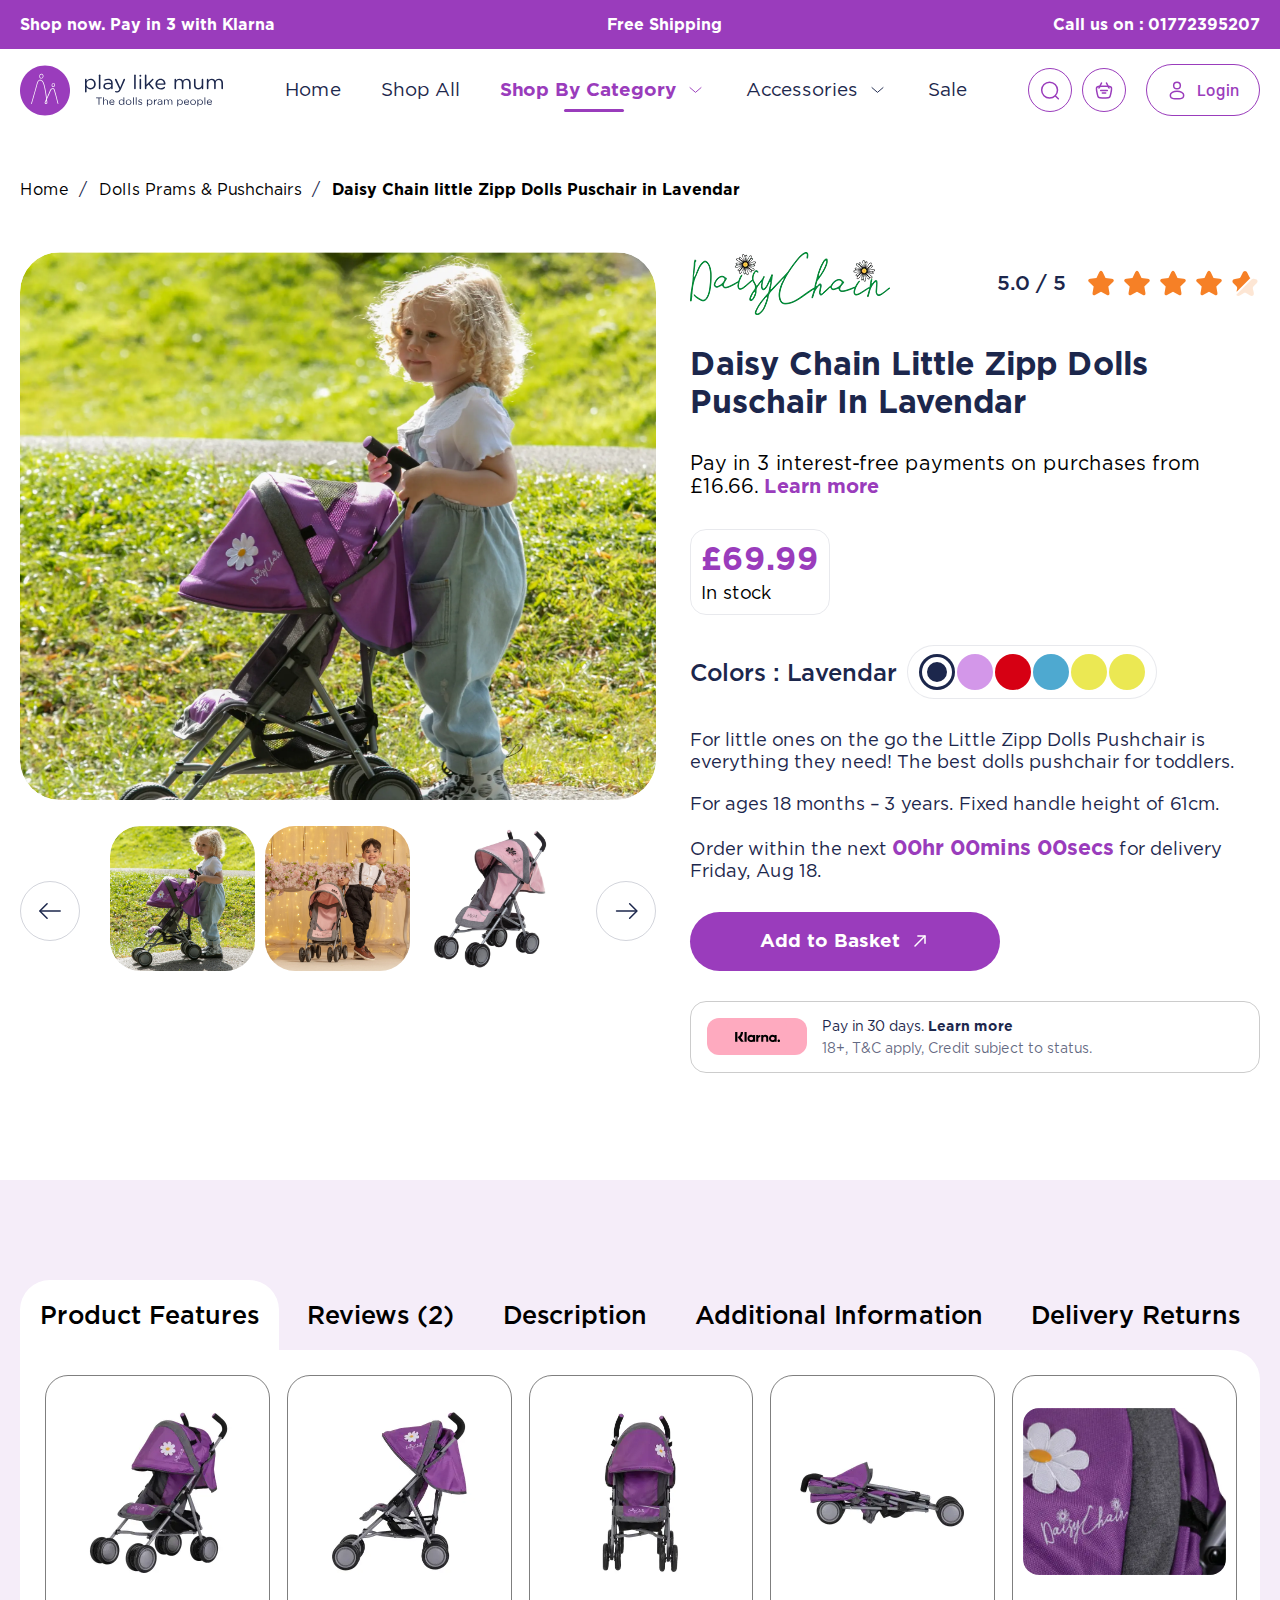
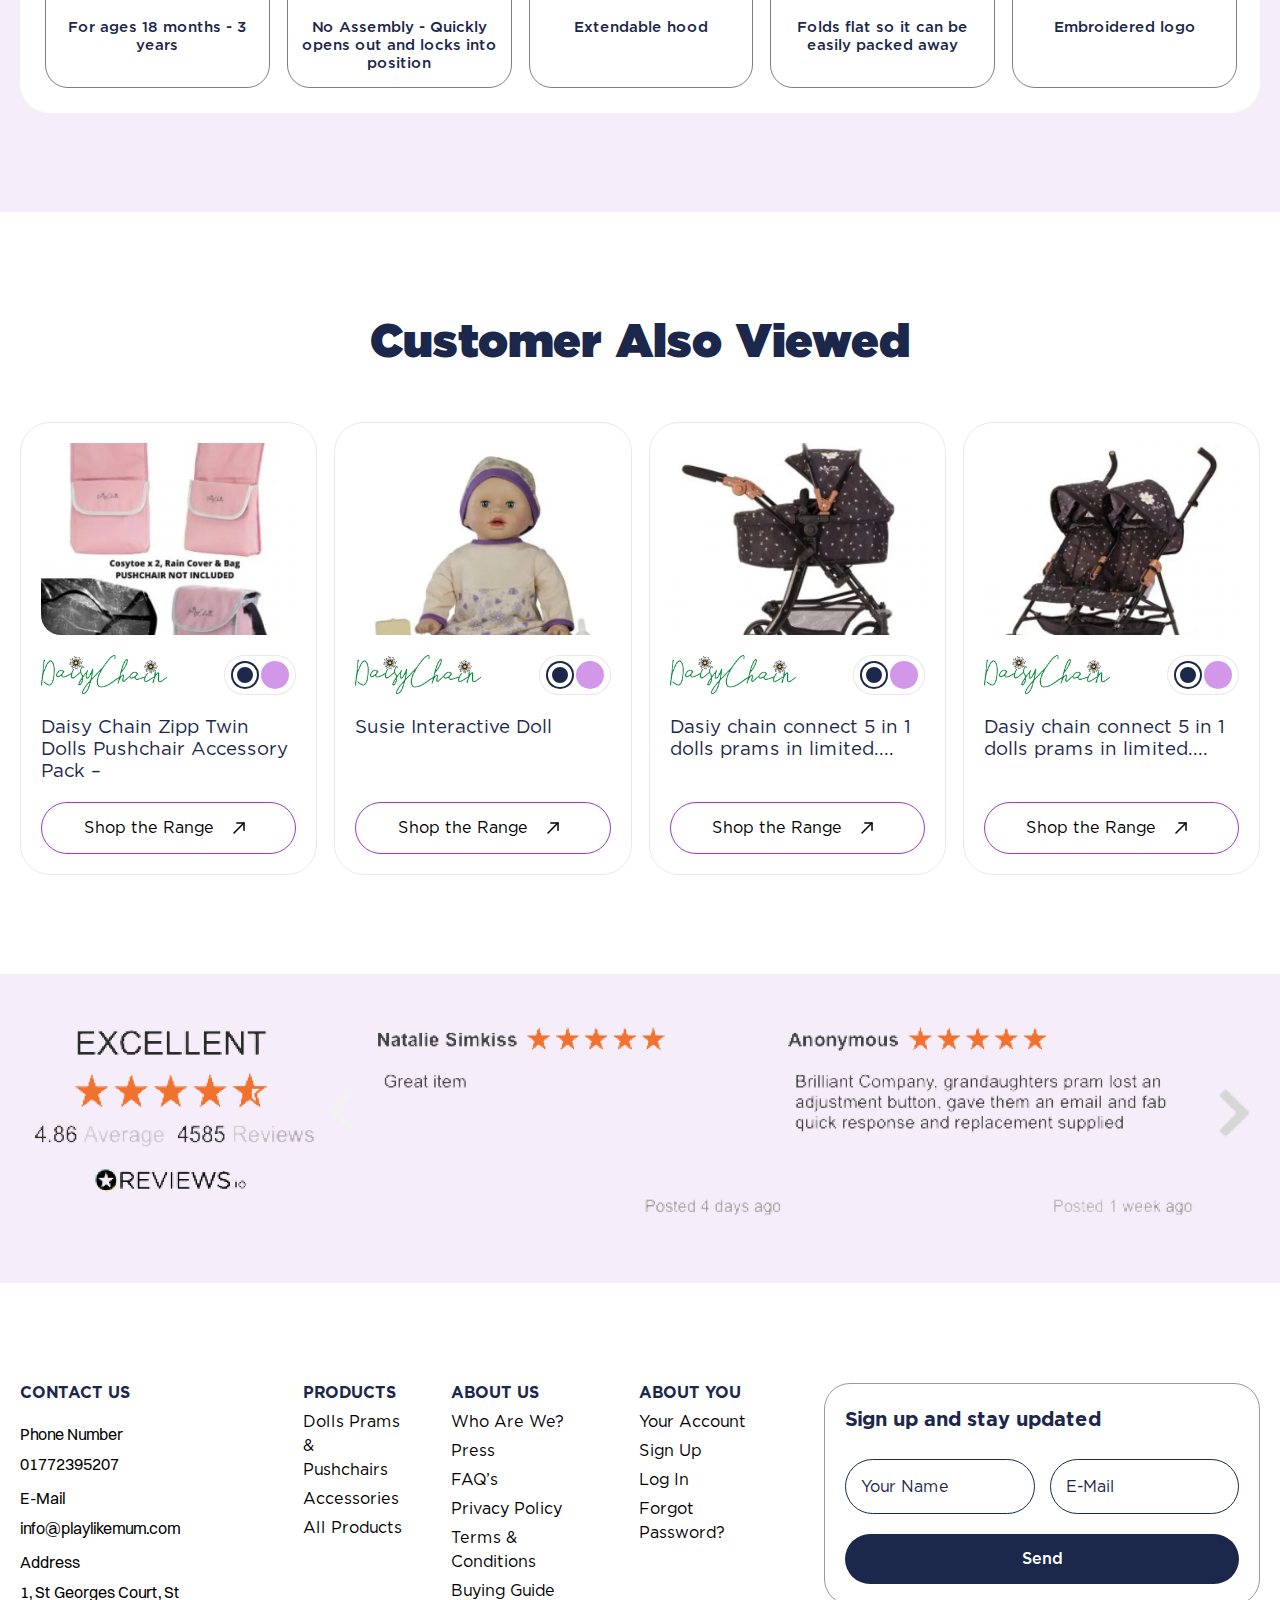
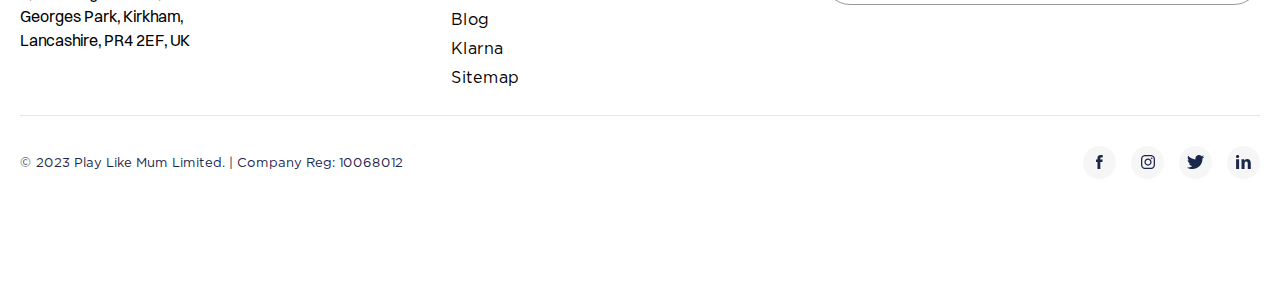
<file: product.html>
<!DOCTYPE html>
<html lang="en">

<head>
	<title>Product</title>
	<meta charset="UTF-8">
	<meta name="format-detection" content="telephone=no">
	<!-- <style>body{opacity: 0;}</style> -->
	<link rel="stylesheet" href="css/style.min.css?_v=20230914185724">
	<link rel="shortcut icon" href="favicon.ico">
	<!-- <meta name="robots" content="noindex, nofollow"> -->
	<meta name="viewport" content="width=device-width, initial-scale=1.0">
</head>

<body>
	<div class="wrapper">
		<header class="header">
			<div class="header__head">
				<div class="header__container">
					<div class="header__head-body">
						<a href="#" class="header__link header__shop-now">
							Shop now. Pay in 3 with Klarna
						</a>
						<a href="#" class="header__link header__shipping">
							Free Shipping
						</a>
						<a href="tel:01772395207" class="header__link header__phone">
							<svg width="20" height="20" viewBox="0 0 20 20" fill="none" xmlns="http://www.w3.org/2000/svg">
								<path fill-rule="evenodd" clip-rule="evenodd" d="M4.77789 1.70226C5.79233 0.693575 7.46264 0.873121 8.31207 2.00777L9.36289 3.41144C10.0541 4.33468 9.99306 5.62502 9.17264 6.44079L8.97367 6.63863C8.96498 6.66387 8.9439 6.74322 8.96729 6.89401C9.01998 7.23359 9.30354 7.95393 10.494 9.1376C11.684 10.3209 12.4094 10.6041 12.7538 10.657C12.9099 10.6809 12.9915 10.6586 13.0168 10.6498L13.3568 10.3117C14.0862 9.58651 15.2069 9.45095 16.1099 9.94183L17.702 10.8073C19.0653 11.5484 19.4097 13.4015 18.2928 14.5121L17.109 15.6892C16.736 16.06 16.2344 16.3693 15.6223 16.4264C14.1148 16.5669 10.5996 16.3876 6.90615 12.7151C3.45788 9.28642 2.79616 6.29643 2.71244 4.82323L3.33643 4.78777L2.71244 4.82323C2.67011 4.07831 3.02212 3.44806 3.46989 3.00283L4.77789 1.70226ZM7.31141 2.75689C6.88922 2.19294 6.10232 2.1481 5.65925 2.58866L4.35125 3.88923C4.07632 4.1626 3.94404 4.46388 3.96043 4.75231C4.02695 5.92281 4.56136 8.62088 7.78751 11.8287C11.1721 15.194 14.298 15.2944 15.5062 15.1818C15.7531 15.1587 15.9986 15.0305 16.2276 14.8028L17.4114 13.6257C17.8926 13.1472 17.7865 12.276 17.105 11.9055L15.5129 11.0401C15.0733 10.8011 14.5582 10.8799 14.2382 11.1981L13.8586 11.5755L13.418 11.1323C13.8586 11.5755 13.858 11.5761 13.8574 11.5767L13.8562 11.5779L13.8537 11.5804L13.8483 11.5856L13.8361 11.5969C13.8273 11.6049 13.8173 11.6137 13.806 11.6231C13.7833 11.6418 13.7555 11.663 13.7222 11.6853C13.6555 11.73 13.5674 11.7786 13.4567 11.8199C13.231 11.904 12.9333 11.9491 12.5643 11.8925C11.842 11.7817 10.8851 11.2893 9.61261 10.024C8.34054 8.75915 7.84394 7.80671 7.73207 7.08564C7.67487 6.71693 7.72049 6.41918 7.8056 6.1933C7.84731 6.0826 7.89646 5.99458 7.94157 5.928C7.96407 5.8948 7.98548 5.86704 8.00437 5.84449C8.01382 5.83322 8.02265 5.82323 8.03068 5.81451L8.04212 5.80235L8.04737 5.79697L8.04986 5.79445L8.05107 5.79323C8.05167 5.79264 8.05227 5.79204 8.49295 6.23524L8.05227 5.79204L8.29128 5.55439C8.64845 5.19925 8.69847 4.60971 8.36223 4.16056L7.31141 2.75689Z" fill="white" />
							</svg>
							<span>Call</span> <span>us on : 01772395207</span>
						</a>
					</div>
				</div>
			</div>
			<div class="header__container">
				<div class="header__body">
					<a href="#" class="header__logo">
						<img src="img/header/logo-icon.svg" alt="logo icon">
						<img src="img/header/logo-text.svg" alt="logo text">
					</a>
					<div class="header__menu menu">
						<nav class="menu__body">
							<ul class="menu__list">
								<li class="menu__item">
									<a href="#" class="menu__link">
										Home
									</a>
								</li>
								<li class="menu__item">
									<a href="#" class="menu__link">
										Shop All
									</a>
								</li>
								<li class="menu__item">
									<button type="button" class="menu__btn active">
										Shop By Category
									</button>
									<div class="submenu">
										<div class="submenu__col">
											<h4 class="submenu__title">
												Dolls Prams & Pushchairs
											</h4>
											<ul class="submenu__list">
												<li class="submenu__item">
													<a href="#" class="submenu__link">
														All Prams & Pushchairs
													</a>
												</li>
												<li class="submenu__item">
													<a href="#" class="submenu__link">
														Daisy Chain Zipp Dolls Pushchair
													</a>
												</li>
												<li class="submenu__item">
													<a href="#" class="submenu__link">
														Daisy Chain Connect 5 in 1 Dolls Pram
													</a>
												</li>
												<li class="submenu__item">
													<a href="#" class="submenu__link">
														Daisy Chain Pinnacle Double Dolls Pram
													</a>
												</li>
												<li class="submenu__item">
													<a href="#" class="submenu__link">
														Daisy Chain Destiny Travel System Dolls Pram
													</a>
												</li>
											</ul>
										</div>
										<div class="submenu__col">
											<h4 class="submenu__title">
												Shop By Your Child’s Age
											</h4>
											<ul class="submenu__list">
												<li class="submenu__item">
													<a href="#" class="submenu__link">
														Prams for 1, 2 and 3 Year olds
													</a>
												</li>
												<li class="submenu__item">
													<a href="#" class="submenu__link">
														Dolls Prams for 4 to 7 year olds
													</a>
												</li>
												<li class="submenu__item">
													<a href="#" class="submenu__link">
														Dolls Prams for 8 to 12 year olds
													</a>
												</li>
											</ul>
										</div>
										<div class="submenu__col">
											<h4 class="submenu__title">
												Shop By Pram Type
											</h4>
											<ul class="submenu__list">
												<li class="submenu__item">
													<a href="#" class="submenu__link">
														Blue Dolls Prams & Pushchairs
													</a>
												</li>
												<li class="submenu__item">
													<a href="#" class="submenu__link">
														Pink Dolls Prams & Pushchairs
													</a>
												</li>
												<li class="submenu__item">
													<a href="#" class="submenu__link">
														Purple Dolls Prams & Pushchairs
													</a>
												</li>
												<li class="submenu__item">
													<a href="#" class="submenu__link">
														Red Dolls Prams & Pushchairs
													</a>
												</li>
												<li class="submenu__item">
													<a href="#" class="submenu__link">
														Yellow Dolls Prams & Pushchairs
													</a>
												</li>
												<li class="submenu__item">
													<a href="#" class="submenu__link">
														Cheap Dolls Prams & Pushchairs
													</a>
												</li>
												<li class="submenu__item">
													<a href="#" class="submenu__link">
														Double & Twin Dolls Prams and Pushchairs
													</a>
												</li>
												<li class="submenu__item">
													<a href="#" class="submenu__link">
														Dolls Carriage Prams
													</a>
												</li>
												<li class="submenu__item">
													<a href="#" class="submenu__link">
														Luxury Dolls Prams
													</a>
												</li>
												<li class="submenu__item">
													<a href="#" class="submenu__link">
														Twin Doll Strollers
													</a>
												</li>
											</ul>
										</div>
									</div>
								</li>
								<li class="menu__item small-menu">
									<button type="button" class="menu__btn">
										Accessories
									</button>
									<div class="submenu">
										<div class="submenu__col">
											<h4 class="submenu__title">
												All Dolls Pram Accessories
											</h4>
											<ul class="submenu__list">
												<li class="submenu__item">
													<a href="#" class="submenu__link">
														Baby Doll Car seats
													</a>
												</li>
												<li class="submenu__item">
													<a href="#" class="submenu__link">
														Dolls Changing Bags
													</a>
												</li>
												<li class="submenu__item">
													<a href="#" class="submenu__link">
														Doll High Chairs
													</a>
												</li>
												<li class="submenu__item">
													<a href="#" class="submenu__link">
														Dolls Pram Set
													</a>
												</li>
											</ul>
										</div>
									</div>
								</li>
								<li class="menu__item">
									<a href="#" class="menu__link">
										Sale
									</a>
								</li>
							</ul>
						</nav>
					</div>
					<div class="header__actions">
						<div class="header__search">
							<button type="button" class="header__search-icon">
								<svg width="20" height="21" viewBox="0 0 20 21" fill="none" xmlns="http://www.w3.org/2000/svg">
									<circle cx="9.58366" cy="10.0837" r="7.91667" stroke="#9A3CBC" stroke-width="1.5" />
									<path d="M15.417 15.917L18.3337 18.8337" stroke="#9A3CBC" stroke-width="1.5" stroke-linecap="round" />
								</svg>
							</button>
							<label class="header__search-block">
								<input type="text" name="form[]" placeholder="Search" class="header__search-input">
								<button type="submit" class="header__search-button">
									<svg width="20" height="21" viewBox="0 0 20 21" fill="none" xmlns="http://www.w3.org/2000/svg">
										<circle cx="9.58366" cy="10.0837" r="7.91667" stroke="#9A3CBC" stroke-width="1.5" />
										<path d="M15.417 15.917L18.3337 18.8337" stroke="#9A3CBC" stroke-width="1.5" stroke-linecap="round" />
									</svg>
								</button>
							</label>
						</div>
						<a href="#" class="header__cart">
							<svg width="20" height="21" viewBox="0 0 20 21" fill="none" xmlns="http://www.w3.org/2000/svg">
								<path d="M2.96238 12.3807C2.36366 9.58663 2.0643 8.18962 2.81475 7.26131C3.56521 6.33301 4.99394 6.33301 7.85139 6.33301H12.1482C15.0056 6.33301 16.4344 6.33301 17.1848 7.26131C17.9353 8.18962 17.6359 9.58663 17.0372 12.3807L16.6801 14.0473C16.2742 15.9411 16.0713 16.888 15.3838 17.4438C14.6962 17.9997 13.7278 17.9997 11.791 17.9997H8.20853C6.27175 17.9997 5.30336 17.9997 4.6158 17.4438C3.92824 16.888 3.72533 15.9411 3.31952 14.0473L2.96238 12.3807Z" stroke="#9A3CBC" stroke-width="1.5" />
								<path d="M6.66699 10.5H13.3337" stroke="#9A3CBC" stroke-width="1.5" stroke-linecap="round" stroke-linejoin="round" />
								<path d="M8.33301 13H11.6663" stroke="#9A3CBC" stroke-width="1.5" stroke-linecap="round" stroke-linejoin="round" />
								<path d="M15 8L12.5 3" stroke="#9A3CBC" stroke-width="1.5" stroke-linecap="round" stroke-linejoin="round" />
								<path d="M5 8L7.5 3" stroke="#9A3CBC" stroke-width="1.5" stroke-linecap="round" stroke-linejoin="round" />
							</svg>
						</a>
						<a href="#" class="header__login">
							<svg width="20" height="21" viewBox="0 0 20 21" fill="none" xmlns="http://www.w3.org/2000/svg">
								<circle cx="10.0003" cy="5.50033" r="3.33333" stroke="#9A3CBC" stroke-width="1.5" />
								<path d="M16.6663 15.083C16.6663 17.1541 16.6663 18.833 9.99967 18.833C3.33301 18.833 3.33301 17.1541 3.33301 15.083C3.33301 13.0119 6.31778 11.333 9.99967 11.333C13.6816 11.333 16.6663 13.0119 16.6663 15.083Z" stroke="#9A3CBC" stroke-width="1.5" />
							</svg>
							<span>
								Login
							</span>
						</a>
						<button type="button" class="icon-menu"><span></span></button>
					</div>
				</div>
			</div>
		</header>
		<main class="page">
			<section class="product">
				<div class="product__container">
					<div class="product__breadcrumbs breadcrumbs">
						<a href="#" class="breadcrumbs__link">Home</a>
						<a href="#" class="breadcrumbs__link">Dolls Prams & Pushchairs</a>
						<span class="breadcrumbs__current">Daisy Chain little Zipp Dolls Puschair in Lavendar</span>
					</div>
					<div class="product__body">
						<div class="product__images">
							<div class="product__slider swiper">
								<div data-gallery class="product__wrapper swiper-wrapper">
									<a href="img/product/product-1.jpg" class="product__slide product__slide-ibg swiper-slide">
										<picture><source srcset="img/product/product-1.webp" type="image/webp"><img src="img/product/product-1.jpg" alt="product-1"></picture>
									</a>
									<a href="img/product/product-2.jpg" class="product__slide product__slide-ibg swiper-slide">
										<picture><source srcset="img/product/product-2.webp" type="image/webp"><img src="img/product/product-2.jpg" alt="product-2"></picture>
									</a>
									<a href="img/product/product-3.jpg" class="product__slide product__slide-ibg swiper-slide">
										<picture><source srcset="img/product/product-3.webp" type="image/webp"><img src="img/product/product-3.jpg" alt="product-3"></picture>
									</a>
									<a href="img/product/product-4.jpg" class="product__slide product__slide-ibg swiper-slide">
										<picture><source srcset="img/product/product-4.webp" type="image/webp"><img src="img/product/product-4.jpg" alt="product-4"></picture>
									</a>
								</div>
							</div>
							<div class="product-thumbs__slider swiper">
								<div class="product-thumbs__wrapper swiper-wrapper">
									<div class="product-thumbs__slide swiper-slide">
										<picture><source srcset="img/product/product-1.webp" type="image/webp"><img src="img/product/product-1.jpg" alt="product-1"></picture>
									</div>
									<div class="product-thumbs__slide swiper-slide">
										<picture><source srcset="img/product/product-2.webp" type="image/webp"><img src="img/product/product-2.jpg" alt="product-2"></picture>
									</div>
									<div class="product-thumbs__slide swiper-slide">
										<picture><source srcset="img/product/product-3.webp" type="image/webp"><img src="img/product/product-3.jpg" alt="product-3"></picture>
									</div>
									<div class="product-thumbs__slide swiper-slide">
										<picture><source srcset="img/product/product-4.webp" type="image/webp"><img src="img/product/product-4.jpg" alt="product-4"></picture>
									</div>
								</div>
							</div>
							<div class="product__slider-navigation">
								<button type="button" class="swiper-button-prev">
									<svg width="22" height="22" viewBox="0 0 22 22" fill="none" xmlns="http://www.w3.org/2000/svg">
										<path d="M1.38086 11H21.1798" stroke="#1C274C" stroke-width="1.5" stroke-miterlimit="10" stroke-linecap="round" stroke-linejoin="round" />
										<path d="M8.07839 18.262L0.816406 11L8.07839 3.73801" stroke="#1C274C" stroke-width="1.5" stroke-miterlimit="10" stroke-linecap="round" stroke-linejoin="round" />
									</svg>
								</button>
								<button type="button" class="swiper-button-next">
									<svg width="23" height="22" viewBox="0 0 23 22" fill="none" xmlns="http://www.w3.org/2000/svg">
										<path d="M21.3594 11H1.56039" stroke="#1C274C" stroke-width="1.5" stroke-miterlimit="10" stroke-linecap="round" stroke-linejoin="round" />
										<path d="M14.6618 18.262L21.9238 11L14.6618 3.73801" stroke="#1C274C" stroke-width="1.5" stroke-miterlimit="10" stroke-linecap="round" stroke-linejoin="round" />
									</svg>
								</button>
							</div>
						</div>
						<div class="product__content">
							<div class="product__head">
								<div class="product__brand">
									<picture><source srcset="img/product/product-logo.webp" type="image/webp"><img src="img/product/product-logo.png" alt="product-logo"></picture>
								</div>
								<div class="product__rating-block">
									<div class="product__rating-value">
										5.0 / 5
									</div>
									<ul class="product__rating-stars">
										<li class="product__rating-star">
											<img src="img/star.svg" alt="4.5 stars">
										</li>
										<li class="product__rating-star">
											<img src="img/star.svg" alt="4.5 stars">
										</li>
										<li class="product__rating-star">
											<img src="img/star.svg" alt="4.5 stars">
										</li>
										<li class="product__rating-star">
											<img src="img/star.svg" alt="4.5 stars">
										</li>
										<li class="product__rating-star">
											<img src="img/star-2.svg" alt="4.5 stars">
										</li>
									</ul>
								</div>
							</div>
							<h2 class="product__name">
								Daisy Chain little Zipp Dolls Puschair in Lavendar
							</h2>
							<div class="product__payments">
								Pay in 3 interest-free payments on purchases from £16.66. <a href="#">Learn more</a>
							</div>
							<div class="product__price-block">
								<div class="product__price">
									£69.99
								</div>
								<div class="product__stock">
									In stock
								</div>
							</div>
							<div class="product__colors">
								<div class="product__colors-text">
									Colors : <span>Lavendar</span>
								</div>
								<form class="options-color">
									<div class="options-color__item">
										<label class="options-color__label">
											<input class="options-color__input" checked type="radio" value="1" name="color">
											<span class="options-color__fake" style="background-color: #1C274C;">
											</span>
										</label>
									</div>
									<div class="options-color__item">
										<label class="options-color__label">
											<input class="options-color__input" type="radio" value="2" name="color">
											<span class="options-color__fake" style="background-color: #D397E9;">
											</span>
										</label>
									</div>
									<div class="options-color__item">
										<label class="options-color__label">
											<input class="options-color__input" type="radio" value="3" name="color">
											<span class="options-color__fake" style="background-color: #D60013;">
											</span>
										</label>
									</div>
									<div class="options-color__item">
										<label class="options-color__label">
											<input class="options-color__input" type="radio" value="4" name="color">
											<span class="options-color__fake" style="background-color: #4EA9D0;">
											</span>
										</label>
									</div>
									<div class="options-color__item">
										<label class="options-color__label">
											<input class="options-color__input" type="radio" value="5" name="color">
											<span class="options-color__fake" style="background-color: #EBE853;">
											</span>
										</label>
									</div>
									<div class="options-color__item">
										<label class="options-color__label">
											<input class="options-color__input" type="radio" value="6" name="color">
											<span class="options-color__fake" style="background-color: #EBE853;">
											</span>
										</label>
									</div>
								</form>
							</div>
							<div class="product__text-block">
								<p>
									For little ones on the go the Little Zipp Dolls Pushchair is everything they need!
									The best dolls pushchair for toddlers.
								</p>
							</div>
							<div class="product__text-block">
								<p>
									For ages 18 months – 3 years. Fixed handle height of 61cm.
								</p>
							</div>
							<div class="product__text-block">
								<p>
									Order within the next <span class="product__time"><span class="product__time-hr">08</span>hr <span class="product__time-min">24</span>mins <span class="product__time-sec">12</span>secs</span> for delivery Friday, Aug 18.
								</p>
							</div>
							<button type="button" class="product__btn-buy">
								<span>Add to Basket</span>
								<svg width="20" height="20" viewBox="0 0 20 20" fill="none" xmlns="http://www.w3.org/2000/svg">
									<path d="M15.0084 12.1444L15.0084 4.99084L7.85486 4.99084" stroke="white" stroke-width="1.5" stroke-miterlimit="10" stroke-linecap="round" stroke-linejoin="round" />
									<path d="M4.99103 15.008L14.9082 5.09082" stroke="white" stroke-width="1.5" stroke-miterlimit="10" stroke-linecap="round" stroke-linejoin="round" />
								</svg>
							</button>
							<div class="product__credit">
								<div class="product__credit-logo">
									<svg part="osm-badge" role="img" xmlns="http://www.w3.org/2000/svg" aria-labelledby="osm-klarna-title" width="60px" height="30px" viewBox="0 0 60 30">
										<title id="osm-klarna-title">Klarna badge</title>
										<g fill="none" fill-rule="evenodd">
											<path fill="#FEAABF" d="M55.5 30h-51C2.025 30 0 27.975 0 25.5v-21C0 2.0265 2.025 0 4.5 0h51C57.9735 0 60 2.0265 60 4.5v21c0 2.475-2.0265 4.5-4.5 4.5">
											</path>
											<path fill="#000" d="M45.74265 18.1758c-1.02 0-1.8465-.783-1.8465-1.752 0-.966.8265-1.7505 1.8465-1.7505s1.8465.7845 1.8465 1.7505c0 .969-.8265 1.752-1.8465 1.752Zm1.8525-5.157v.438c-.5745-.393-1.269-.6255-2.019-.6255-1.9845 0-3.5925 1.6095-3.5925 3.5925 0 1.9845 1.608 3.5925 3.5925 3.5925.75 0 1.4445-.231 2.019-.6225v.435h2.04v-6.81h-2.04Zm-31.5522-3.0345h-2.2125c0 1.812-.831 3.474-2.2845 4.563l-.876.6555 3.3945 4.6275h2.79l-3.123-4.257c1.479-1.4745 2.3115-3.4575 2.3115-5.589m-7.9077 9.84615h2.265v-9.846h-2.265zm9.3765-.003h2.1345v-9.843h-2.1345zM38.3613 12.8364c-.813 0-1.584.2535-2.0985.951v-.7665h-2.0295v6.807h2.0535v-3.5775c0-1.035.6945-1.542 1.5315-1.542.894 0 1.41.534 1.41 1.5285v3.591h2.0355v-4.3305c0-1.5825-1.26-2.661-2.9025-2.661m-14.12115 5.3394c-1.02 0-1.8465-.783-1.8465-1.752 0-.966.8265-1.7505 1.8465-1.7505s1.8465.7845 1.8465 1.7505c0 .969-.8265 1.752-1.8465 1.752Zm1.8525-5.157v.438c-.5745-.393-1.269-.6255-2.019-.6255-1.9845 0-3.5925 1.6095-3.5925 3.5925 0 1.9845 1.608 3.5925 3.5925 3.5925.75 0 1.4445-.231 2.019-.6225v.435h2.04v-6.81h-2.04Zm5.19195.88845v-.8865h-2.0865v6.807h2.091v-3.1785c0-1.0725 1.1625-1.6485 1.968-1.6485h.0255v-1.98c-.828 0-1.59.3555-1.998.8865m20.5137 3.50535c-.7065 0-1.2795.573-1.2795 1.281 0 .705.573 1.278 1.2795 1.278.7065 0 1.2795-.573 1.2795-1.278 0-.708-.573-1.281-1.2795-1.281">
											</path>
										</g>
									</svg>
								</div>
								<div class="product__credit-info">
									<div class="product__credit-title">
										Pay in 30 days. <a href="#">Learn more</a>
									</div>
									<div class="product__credit-text">
										18+, T&C apply, Credit subject to status.
									</div>
								</div>
							</div>
						</div>
					</div>
				</div>
			</section>
			<section class="product-info">
				<div class="product-info__container">
					<div data-tabs="768" class="product-tabs">
						<nav data-tabs-titles class="product-tabs__navigation">
							<button type="button" class="product-tabs__title _tab-active">
								Product Features
							</button>
							<button type="button" class="product-tabs__title">
								Reviews (<span>2</span>)
							</button>
							<button type="button" class="product-tabs__title">
								Description
							</button>
							<button type="button" class="product-tabs__title">
								Additional Information
							</button>
							<button type="button" class="product-tabs__title">
								Delivery Returns
							</button>
						</nav>
						<div data-tabs-body class="product-tabs__content">
							<div class="product-tabs__body">
								<div class="features__slider swiper">
									<div class="features__wrapper swiper-wrapper">
										<div class="features__slide swiper-slide">
											<div class="features__slide-img img-small">
												<picture><source srcset="img/product/product-5.webp" type="image/webp"><img src="img/product/product-5.jpg" alt="product-5"></picture>
											</div>
											<div class="features__slide-title">
												For ages 18 months - 3 years
											</div>
										</div>
										<div class="features__slide swiper-slide">
											<div class="features__slide-img img-small">
												<picture><source srcset="img/product/product-6.webp" type="image/webp"><img src="img/product/product-6.jpg" alt="product-6"></picture>
											</div>
											<div class="features__slide-title">
												No Assembly - Quickly opens out and locks into position
											</div>
										</div>
										<div class="features__slide swiper-slide">
											<div class="features__slide-img img-small">
												<picture><source srcset="img/product/product-7.webp" type="image/webp"><img src="img/product/product-7.jpg" alt="product-7"></picture>
											</div>
											<div class="features__slide-title">
												Extendable hood
											</div>
										</div>
										<div class="features__slide swiper-slide">
											<div class="features__slide-img img-small">
												<picture><source srcset="img/product/product-8.webp" type="image/webp"><img src="img/product/product-8.jpg" alt="product-8"></picture>
											</div>
											<div class="features__slide-title">
												Folds flat so it can be easily packed away
											</div>
										</div>
										<div class="features__slide swiper-slide">
											<div class="features__slide-img">
												<picture><source srcset="img/product/product-9.webp" type="image/webp"><img src="img/product/product-9.jpg" alt="product-9"></picture>
											</div>
											<div class="features__slide-title">
												Embroidered logo
											</div>
										</div>
									</div>
								</div>
							</div>
							<div class="product-tabs__body">
								<div class="product-tabs__review">
									<picture>
										<source srcset="img/product/review-2.jpg" media="(max-width: 767.98px)">
										<img src="img/product/review.jpg" alt="review">
									</picture>
								</div>
							</div>
							<div class="product-tabs__body">
								<div class="product-tabs__description">
									<ul>
										<li>
											Quality you won’t find anywhere else – Beautiful Classic Pink fabric with
											silver
											trim detail
										</li>
										<li>
											Hood has a mesh window so you can see your <a href="#">interactive doll</a>
											whilst pushing the Little Zipp Pushchair
										</li>
										<li>
											Soft-grip colour coordinated handles
										</li>
										<li>
											Handy shopping basket to store things when on the go
										</li>
										<li>
											Folds flat so it can be packed away easily
										</li>
										<li>
											The best dolls pushchair for toddlers – Handle height – 61cm
										</li>
										<li>
											Suitable for ages <a href="#">18 months – 3 years</a>
										</li>
										<li>
											Compatible with our <a href="#">dolls pram accessories</a>
										</li>
									</ul>
								</div>
							</div>
							<div class="product-tabs__body">
								<div class="product-tabs__table table-product">
									<div class="table-product__body">
										<div class="table-product__row">
											<div class="table-product__label">
												Age Range
											</div>
											<div class="table-product__value">
												18 Months - 3 Years
											</div>
										</div>
										<div class="table-product__row">
											<div class="table-product__label">
												Colour
											</div>
											<div class="table-product__value">
												Classic Pink
											</div>
										</div>
										<div class="table-product__row">
											<div class="table-product__label">
												Product Range
											</div>
											<div class="table-product__value">
												18 Months - 3 Years
											</div>
										</div>
										<div class="table-product__row">
											<div class="table-product__label">
												Product Size
											</div>
											<div class="table-product__value">
												18 Months - 3 Years
											</div>
										</div>
										<div class="table-product__row">
											<div class="table-product__label">
												Product Type
											</div>
											<div class="table-product__value">
												18 Months - 3 Years
											</div>
										</div>
									</div>
								</div>
							</div>
							<div class="product-tabs__body">
								<div class="product-tabs__delivery delivery-product">
									<div class="delivery-product__head">
										<p>
											Free Delivery -
										</p>
										<p>
											Two day delivery as standard*
										</p>
									</div>
									<p>
										For two working day delivery please order before 4pm. Any orders placed
										after 4pm on a Friday or over the weekend will be despatched on the
										following Monday. Orders will not be processed on Bank Holidays. All orders
										will be delivered by courier and will need to be signed for.
									</p>
									<p>
										Please see our <a href="#">Returns Policy</a> for how to return products.
									</p>
									<p>
										*Delivery to Scottish Highlands, Off-Shore Islands and Northern Ireland will
										take 3-7 days. There is a charge to deliver to the Republic of Ireland.
										Please see our <a href="#">Delivery Policy</a> for full details.
									</p>
									<p>
										<b>Please Note :- our packaging features a picture of the product – if your
											order is for a present, ensure your little one isn’t around when the parcel
											arrives.</b>
									</p>
								</div>
							</div>
						</div>
					</div>
				</div>
			</section>
			<section class="viewed">
				<div class="viewed__container">
					<h2 class="viewed__title">
						Customer Also Viewed
					</h2>
					<div class="viewed__slider swiper">
						<div class="viewed__wrapper swiper-wrapper">
							<div class="viewed__slide swiper-slide">
								<a href="#" class="viewed__slide-img">
									<picture><source srcset="img/product/customer-1.webp" type="image/webp"><img src="img/product/customer-1.jpg" alt="customer-1"></picture>
								</a>
								<div class="viewed__slide-head">
									<div class="viewed__slide-brand">
										<picture><source srcset="img/product/product-logo.webp" type="image/webp"><img src="img/product/product-logo.png" alt="product-logo"></picture>
									</div>
									<form class="options-color">
										<div class="options-color__item">
											<label class="options-color__label">
												<input class="options-color__input" checked type="radio" value="1" name="color">
												<span class="options-color__fake" style="background-color: #1C274C;">
												</span>
											</label>
										</div>
										<div class="options-color__item">
											<label class="options-color__label">
												<input class="options-color__input" type="radio" value="2" name="color">
												<span class="options-color__fake" style="background-color: #D397E9;">
												</span>
											</label>
										</div>
									</form>
								</div>
								<a href="#" class="viewed__slide-name">
									Daisy Chain Zipp Twin Dolls Pushchair Accessory Pack –
								</a>
								<button type="button" class="viewed__slide-btn">
									<span>
										Shop the Range
									</span>
									<svg width="30" height="30" viewBox="0 0 30 30" fill="none" xmlns="http://www.w3.org/2000/svg">
										<path d="M20.0084 17.1444L20.0084 9.99084L12.8549 9.99084" stroke="black" stroke-width="1.5" stroke-miterlimit="10" stroke-linecap="round" stroke-linejoin="round" />
										<path d="M9.99103 20.008L19.9082 10.0908" stroke="black" stroke-width="1.5" stroke-miterlimit="10" stroke-linecap="round" stroke-linejoin="round" />
									</svg>
								</button>
							</div>
							<div class="viewed__slide swiper-slide">
								<a href="#" class="viewed__slide-img">
									<picture><source srcset="img/product/customer-2.webp" type="image/webp"><img src="img/product/customer-2.jpg" alt="customer-2"></picture>
								</a>
								<div class="viewed__slide-head">
									<div class="viewed__slide-brand">
										<picture><source srcset="img/product/product-logo.webp" type="image/webp"><img src="img/product/product-logo.png" alt="product-logo"></picture>
									</div>
									<form class="options-color">
										<div class="options-color__item">
											<label class="options-color__label">
												<input class="options-color__input" checked type="radio" value="1" name="color">
												<span class="options-color__fake" style="background-color: #1C274C;">
												</span>
											</label>
										</div>
										<div class="options-color__item">
											<label class="options-color__label">
												<input class="options-color__input" type="radio" value="2" name="color">
												<span class="options-color__fake" style="background-color: #D397E9;">
												</span>
											</label>
										</div>
									</form>
								</div>
								<a href="#" class="viewed__slide-name">
									Susie Interactive Doll
								</a>
								<button type="button" class="viewed__slide-btn">
									<span>
										Shop the Range
									</span>
									<svg width="30" height="30" viewBox="0 0 30 30" fill="none" xmlns="http://www.w3.org/2000/svg">
										<path d="M20.0084 17.1444L20.0084 9.99084L12.8549 9.99084" stroke="black" stroke-width="1.5" stroke-miterlimit="10" stroke-linecap="round" stroke-linejoin="round" />
										<path d="M9.99103 20.008L19.9082 10.0908" stroke="black" stroke-width="1.5" stroke-miterlimit="10" stroke-linecap="round" stroke-linejoin="round" />
									</svg>
								</button>
							</div>
							<div class="viewed__slide swiper-slide">
								<a href="#" class="viewed__slide-img">
									<picture><source srcset="img/product/customer-3.webp" type="image/webp"><img src="img/product/customer-3.jpg" alt="customer-3"></picture>
								</a>
								<div class="viewed__slide-head">
									<div class="viewed__slide-brand">
										<picture><source srcset="img/product/product-logo.webp" type="image/webp"><img src="img/product/product-logo.png" alt="product-logo"></picture>
									</div>
									<form class="options-color">
										<div class="options-color__item">
											<label class="options-color__label">
												<input class="options-color__input" checked type="radio" value="1" name="color">
												<span class="options-color__fake" style="background-color: #1C274C;">
												</span>
											</label>
										</div>
										<div class="options-color__item">
											<label class="options-color__label">
												<input class="options-color__input" type="radio" value="2" name="color">
												<span class="options-color__fake" style="background-color: #D397E9;">
												</span>
											</label>
										</div>
									</form>
								</div>
								<a href="#" class="viewed__slide-name">
									Dasiy chain connect 5 in 1 dolls prams in limited....
								</a>
								<button type="button" class="viewed__slide-btn">
									<span>
										Shop the Range
									</span>
									<svg width="30" height="30" viewBox="0 0 30 30" fill="none" xmlns="http://www.w3.org/2000/svg">
										<path d="M20.0084 17.1444L20.0084 9.99084L12.8549 9.99084" stroke="black" stroke-width="1.5" stroke-miterlimit="10" stroke-linecap="round" stroke-linejoin="round" />
										<path d="M9.99103 20.008L19.9082 10.0908" stroke="black" stroke-width="1.5" stroke-miterlimit="10" stroke-linecap="round" stroke-linejoin="round" />
									</svg>
								</button>
							</div>
							<div class="viewed__slide swiper-slide">
								<a href="#" class="viewed__slide-img">
									<picture><source srcset="img/product/customer-4.webp" type="image/webp"><img src="img/product/customer-4.jpg" alt="customer-4"></picture>
								</a>
								<div class="viewed__slide-head">
									<div class="viewed__slide-brand">
										<picture><source srcset="img/product/product-logo.webp" type="image/webp"><img src="img/product/product-logo.png" alt="product-logo"></picture>
									</div>
									<form class="options-color">
										<div class="options-color__item">
											<label class="options-color__label">
												<input class="options-color__input" checked type="radio" value="1" name="color">
												<span class="options-color__fake" style="background-color: #1C274C;">
												</span>
											</label>
										</div>
										<div class="options-color__item">
											<label class="options-color__label">
												<input class="options-color__input" type="radio" value="2" name="color">
												<span class="options-color__fake" style="background-color: #D397E9;">
												</span>
											</label>
										</div>
									</form>
								</div>
								<a href="#" class="viewed__slide-name">
									Dasiy chain connect 5 in 1 dolls prams in limited....
								</a>
								<button type="button" class="viewed__slide-btn">
									<span>
										Shop the Range
									</span>
									<svg width="30" height="30" viewBox="0 0 30 30" fill="none" xmlns="http://www.w3.org/2000/svg">
										<path d="M20.0084 17.1444L20.0084 9.99084L12.8549 9.99084" stroke="black" stroke-width="1.5" stroke-miterlimit="10" stroke-linecap="round" stroke-linejoin="round" />
										<path d="M9.99103 20.008L19.9082 10.0908" stroke="black" stroke-width="1.5" stroke-miterlimit="10" stroke-linecap="round" stroke-linejoin="round" />
									</svg>
								</button>
							</div>
						</div>
					</div>
				</div>
			</section>
			<section class="product__reviews reviews">
				<div class="reviews__container">
					<div class="reviews__inner">
						<picture>
							<source srcset="img/reviews-img-mob.png" media="(max-width: 767.98px)">
							<img src="img/reviews-img.png" alt="reviews-img">
						</picture>
					</div>
				</div>
			</section>
		</main>
		<footer class="footer">
			<div class="footer__container">
				<div class="footer__inner">
					<div class="footer__contacts">
						<div class="footer__title footer__contacts-title">Contact us</div>
						<ul class="footer__contacts-list">
							<li class="footer__contacts-item">Phone Number<a href="tel:01772395207" class="footer__contacts-link">01772395207</a></li>
							<li class="footer__contacts-item">E-Mail<a href="mailto:info@playlikemum.com" class="footer__contacts-link">info@playlikemum.com</a></li>
							<li class="footer__contacts-item">Address<span>1, St Georges Court, St Georges Park, Kirkham, Lancashire, PR4 2EF, UK</span></li>
						</ul>
					</div>
					<div class="footer__col">
						<div class="footer__title footer__col-title">Products</div>
						<ul class="footer__col-list">
							<li><a href="#" class="footer__col-link">Dolls Prams & <br>
									Pushchairs</a></li>
							<li><a href="#" class="footer__col-link">Accessories</a></li>
							<li><a href="#" class="footer__col-link">All Products</a></li>
						</ul>
					</div>
					<div class="footer__col">
						<div class="footer__title footer__col-title">About Us</div>
						<ul class="footer__col-list">
							<li><a href="#" class="footer__col-link">Who Are We?</a></li>
							<li><a href="#" class="footer__col-link">Press</a></li>
							<li><a href="#" class="footer__col-link">FAQ’s</a></li>
							<li><a href="#" class="footer__col-link">Privacy Policy</a></li>
							<li><a href="#" class="footer__col-link">Terms & Conditions</a></li>
							<li><a href="#" class="footer__col-link">Buying Guide</a></li>
							<li><a href="#" class="footer__col-link">Blog</a></li>
							<li><a href="#" class="footer__col-link">Klarna</a></li>
							<li><a href="#" class="footer__col-link">Sitemap</a></li>
						</ul>
					</div>
					<div class="footer__col">
						<div class="footer__title footer__col-title">About You</div>
						<ul class="footer__col-list">
							<li><a href="#" class="footer__col-link">Your Account</a></li>
							<li><a href="#" class="footer__col-link">Sign Up</a></li>
							<li><a href="#" class="footer__col-link">Log In</a></li>
							<li><a href="#" class="footer__col-link">Forgot Password?</a></li>
						</ul>
					</div>
					<form class="footer__form">
						<div class="footer__form-title">Sign up and stay updated</div>
						<div class="footer__form-blocks">
							<div class="footer__form-block">
								<input autocomplete="off" type="text" name="form[]" placeholder="Your Name" class="footer__form-input" required>
							</div>
							<div class="footer__form-block">
								<input autocomplete="off" type="text" name="form[]" placeholder="E-Mail" class="footer__form-input" required>
							</div>
						</div>
						<button type="submit" class="footer__form-btn">Send</button>
					</form>
				</div>
				<div class="footer__bottom">
					<div class="footer__copy">© 2023 Play Like Mum Limited. | Company Reg: 10068012</div>
					<div class="footer__socials">
						<a href="#" class="footer__soc">
							<svg width="7" height="15" viewBox="0 0 7 15" fill="none" xmlns="http://www.w3.org/2000/svg">
								<path fill-rule="evenodd" clip-rule="evenodd" d="M6.56411 2.57522C6.16744 2.49607 5.63171 2.43695 5.29478 2.43695C4.38245 2.43695 4.32318 2.83268 4.32318 3.46587V4.59304H6.60378L6.40498 6.92791H4.32318V14.0298H1.46766V6.92791H0L0 4.59304H1.46766V3.14881C1.46766 1.17057 2.39959 0.0625 4.73945 0.0625C5.55238 0.0625 6.14738 0.181223 6.92064 0.339519L6.56411 2.57522Z" fill="#1C274C" />
							</svg>
						</a>
						<a href="#" class="footer__soc">
							<svg width="14" height="15" viewBox="0 0 14 15" fill="none" xmlns="http://www.w3.org/2000/svg">
								<path d="M7.00004 1.32082C8.86911 1.32082 9.09051 1.32794 9.82863 1.36154C10.5111 1.39259 10.8818 1.50636 11.1284 1.602C11.4552 1.72868 11.6884 1.88002 11.9333 2.12438C12.1783 2.36878 12.33 2.60142 12.4569 2.9274C12.5528 3.17348 12.6668 3.54326 12.698 4.22416C12.7316 4.96056 12.7388 5.18145 12.7388 7.04615C12.7388 8.91087 12.7316 9.13176 12.698 9.86816C12.6668 10.5491 12.5528 10.9188 12.4569 11.1649C12.33 11.4909 12.1783 11.7235 11.9333 11.9679C11.6884 12.2123 11.4552 12.3636 11.1284 12.4903C10.8818 12.586 10.5111 12.6997 9.82863 12.7308C9.09062 12.7644 8.86924 12.7715 7.00004 12.7715C5.1308 12.7715 4.90945 12.7644 4.17141 12.7308C3.48892 12.6997 3.11827 12.586 2.87161 12.4903C2.54487 12.3636 2.31168 12.2123 2.06674 11.9679C1.8218 11.7235 1.67009 11.4909 1.5431 11.1649C1.44724 10.9188 1.3332 10.5491 1.30208 9.86816C1.2684 9.13176 1.26126 8.91087 1.26126 7.04615C1.26126 5.18145 1.2684 4.96056 1.30208 4.22416C1.3332 3.54326 1.44724 3.17348 1.5431 2.9274C1.67009 2.60142 1.82178 2.36878 2.06674 2.12441C2.31168 1.88002 2.54487 1.72868 2.87161 1.602C3.11827 1.50636 3.48892 1.39259 4.17141 1.36154C4.90954 1.32794 5.13094 1.32082 7.00004 1.32082ZM7.00004 0.0625C5.09893 0.0625 4.86055 0.0705393 4.11392 0.104526C3.36885 0.13843 2.86 0.256496 2.41474 0.429119C1.95443 0.607592 1.56405 0.846386 1.17487 1.23463C0.785723 1.6229 0.546369 2.01236 0.367506 2.4716C0.194451 2.91581 0.0761076 3.42348 0.0421245 4.16681C0.00805813 4.91169 0 5.14951 0 7.04615C0 8.94281 0.00805813 9.18063 0.0421245 9.92552C0.0761076 10.6688 0.194451 11.1765 0.367506 11.6207C0.546369 12.08 0.785723 12.4694 1.17487 12.8577C1.56405 13.2459 1.95443 13.4847 2.41474 13.6632C2.86 13.8358 3.36885 13.9539 4.11392 13.9878C4.86055 14.0218 5.09893 14.0298 7.00004 14.0298C8.90112 14.0298 9.1395 14.0218 9.88612 13.9878C10.6312 13.9539 11.1401 13.8358 11.5853 13.6632C12.0456 13.4847 12.436 13.2459 12.8252 12.8577C13.2143 12.4694 13.4537 12.08 13.6326 11.6207C13.8056 11.1765 13.9239 10.6688 13.9579 9.92552C13.992 9.18063 14 8.94281 14 7.04615C14 5.14951 13.992 4.91169 13.9579 4.16681C13.9239 3.42348 13.8056 2.91581 13.6326 2.4716C13.4537 2.01236 13.2143 1.6229 12.8252 1.23463C12.436 0.846386 12.0456 0.607592 11.5853 0.429119C11.1401 0.256496 10.6312 0.13843 9.88612 0.104526C9.1395 0.0705393 8.90112 0.0625 7.00004 0.0625Z" fill="#1C274C" />
								<path d="M7.00478 3.46289C5.0195 3.46289 3.41016 5.06848 3.41016 7.04908C3.41016 9.02971 5.0195 10.6353 7.00478 10.6353C8.99002 10.6353 10.5994 9.02971 10.5994 7.04908C10.5994 5.06848 8.99002 3.46289 7.00478 3.46289ZM7.00478 9.37698C5.71609 9.37698 4.67142 8.33476 4.67142 7.04908C4.67142 5.76343 5.71609 4.72121 7.00478 4.72121C8.29344 4.72121 9.3381 5.76343 9.3381 7.04908C9.3381 8.33476 8.29344 9.37698 7.00478 9.37698Z" fill="#1C274C" />
								<path d="M11.5804 3.31852C11.5804 3.78134 11.2043 4.15655 10.7404 4.15655C10.2765 4.15655 9.90039 3.78134 9.90039 3.31852C9.90039 2.85568 10.2765 2.48047 10.7404 2.48047C11.2043 2.48047 11.5804 2.85568 11.5804 3.31852Z" fill="#1C274C" />
							</svg>
						</a>
						<a href="#" class="footer__soc">
							<svg width="18" height="15" viewBox="0 0 18 15" fill="none" xmlns="http://www.w3.org/2000/svg">
								<path fill-rule="evenodd" clip-rule="evenodd" d="M17.227 1.71576C16.5936 1.99646 15.9121 2.18549 15.1972 2.27085C15.927 1.83433 16.4874 1.14347 16.751 0.320282C16.0688 0.724717 15.3115 1.01745 14.507 1.17613C13.8622 0.490995 12.9429 0.0625 11.9272 0.0625C9.97547 0.0625 8.39299 1.64128 8.39299 3.58841C8.39299 3.86453 8.42458 4.13377 8.48487 4.39213C5.54729 4.24548 2.94332 2.84141 1.20007 0.708106C0.895743 1.22883 0.721762 1.83434 0.721762 2.48052C0.721762 3.70356 1.34476 4.78282 2.2939 5.41525C1.71397 5.39692 1.16963 5.23824 0.692477 4.97415V5.01826C0.692477 6.72708 1.91149 8.15177 3.52727 8.47658C3.23099 8.55678 2.91863 8.60032 2.59651 8.60032C2.36855 8.60032 2.14691 8.57797 1.93101 8.53673C2.38061 9.93735 3.68633 10.957 5.23263 10.9857C4.02338 11.9309 2.49947 12.4951 0.84349 12.4951C0.557541 12.4951 0.276187 12.4785 0 12.4453C1.5641 13.4455 3.42162 14.0298 5.41752 14.0298C11.918 14.0298 15.4728 8.65702 15.4728 3.998C15.4728 3.84505 15.4699 3.69268 15.4625 3.54202C16.1538 3.04363 16.7533 2.42266 17.227 1.71576Z" fill="#1C274C" />
							</svg>
						</a>
						<a href="#" class="footer__soc">
							<svg width="15" height="15" viewBox="0 0 15 15" fill="none" xmlns="http://www.w3.org/2000/svg">
								<path fill-rule="evenodd" clip-rule="evenodd" d="M3.21053 1.5946C3.21053 2.42984 2.57308 3.10578 1.57621 3.10578C0.618173 3.10578 -0.0192825 2.42984 0.000445299 1.5946C-0.0192825 0.718761 0.618158 0.0625 1.5953 0.0625C2.57306 0.0625 3.19142 0.718761 3.21053 1.5946ZM0.0805926 14.0285V4.2996H3.11127V14.0279H0.0805926V14.0285Z" fill="#1C274C" />
								<path fill-rule="evenodd" clip-rule="evenodd" d="M5.54108 7.40394C5.54108 6.19044 5.50101 5.15591 5.46094 4.30037H8.09336L8.2333 5.6332H8.29311C8.69198 5.0163 9.68886 4.08203 11.3041 4.08203C13.2978 4.08203 14.7934 5.39517 14.7934 8.25886V14.0293H11.7627V8.63773C11.7627 7.38364 11.3244 6.52871 10.2277 6.52871C9.38985 6.52871 8.89173 7.10564 8.6926 7.66226C8.61246 7.86154 8.573 8.13954 8.573 8.41877V14.0293H5.54231V7.40394H5.54108Z" fill="#1C274C" />
							</svg>
						</a>
					</div>
				</div>
			</div>
		</footer>
	</div>
	<script src="js/app.min.js?_v=20230914185724"></script>
</body>

</html>
</file>
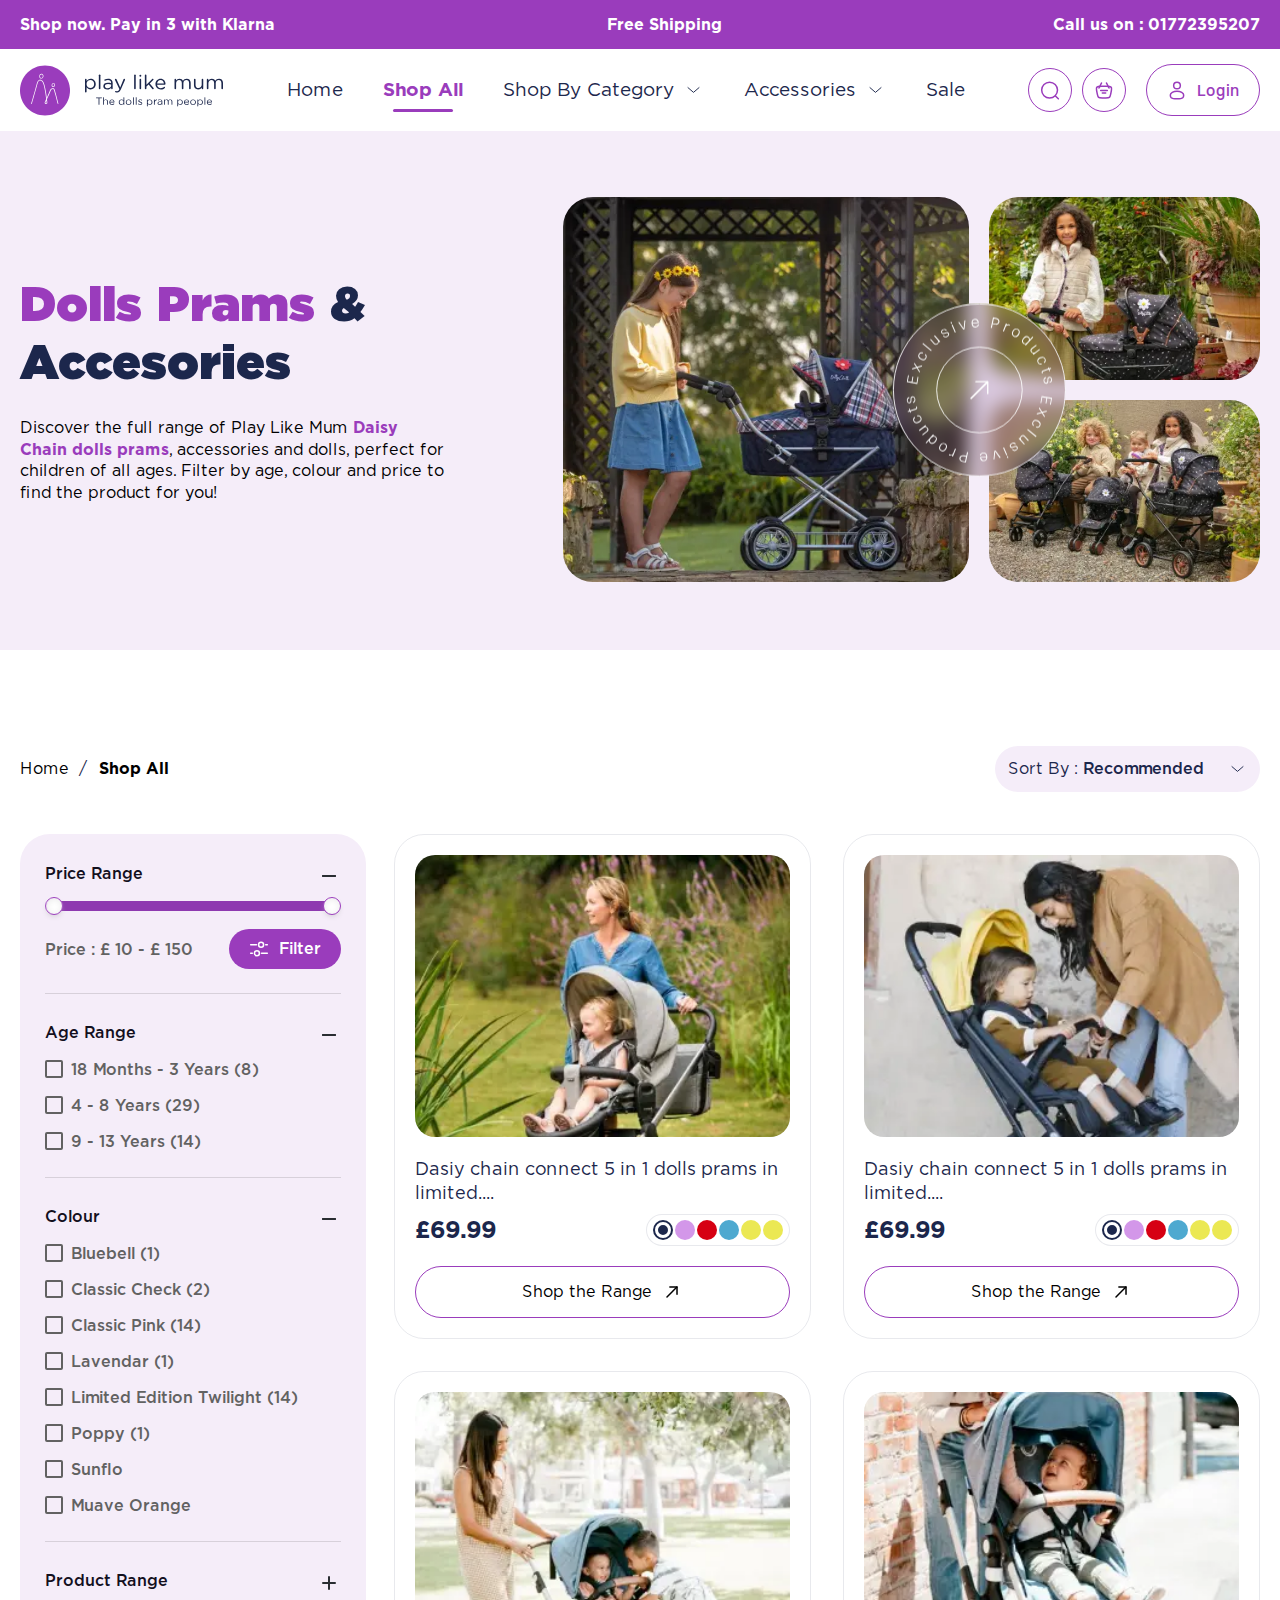
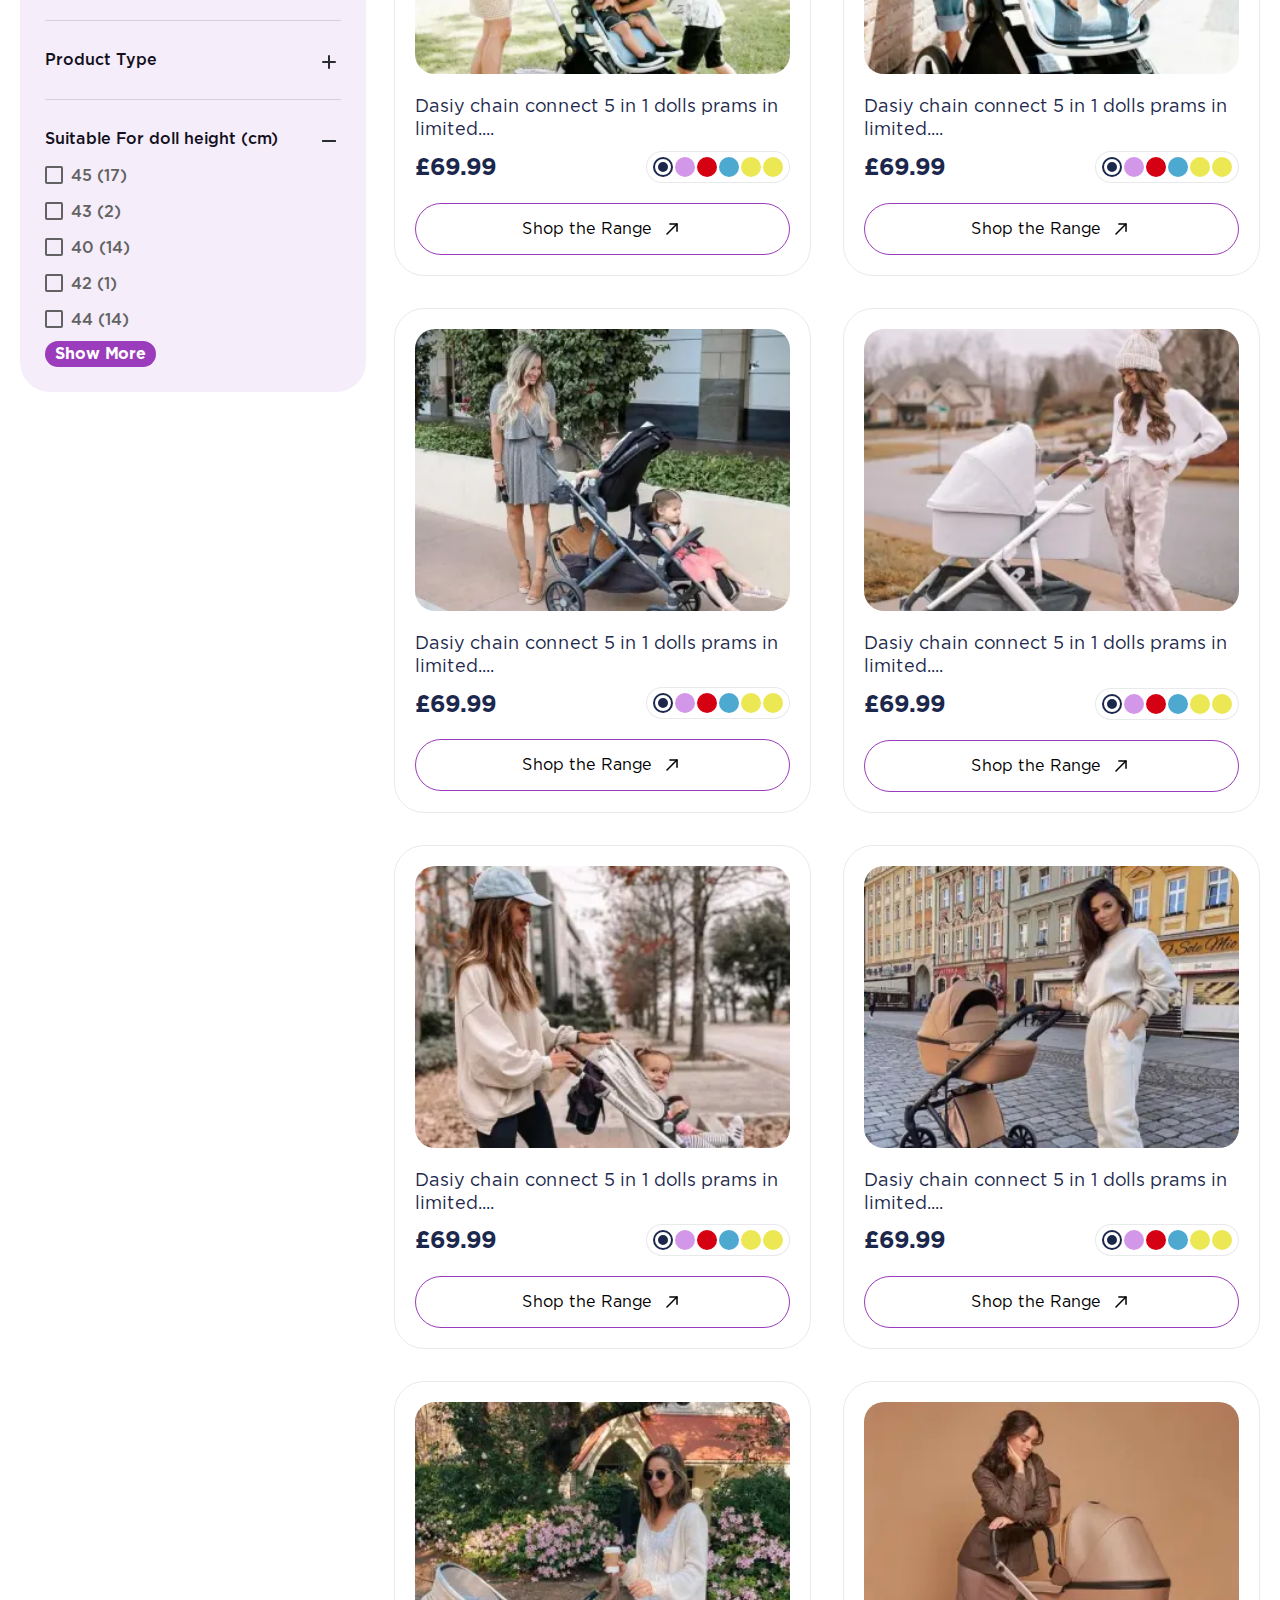
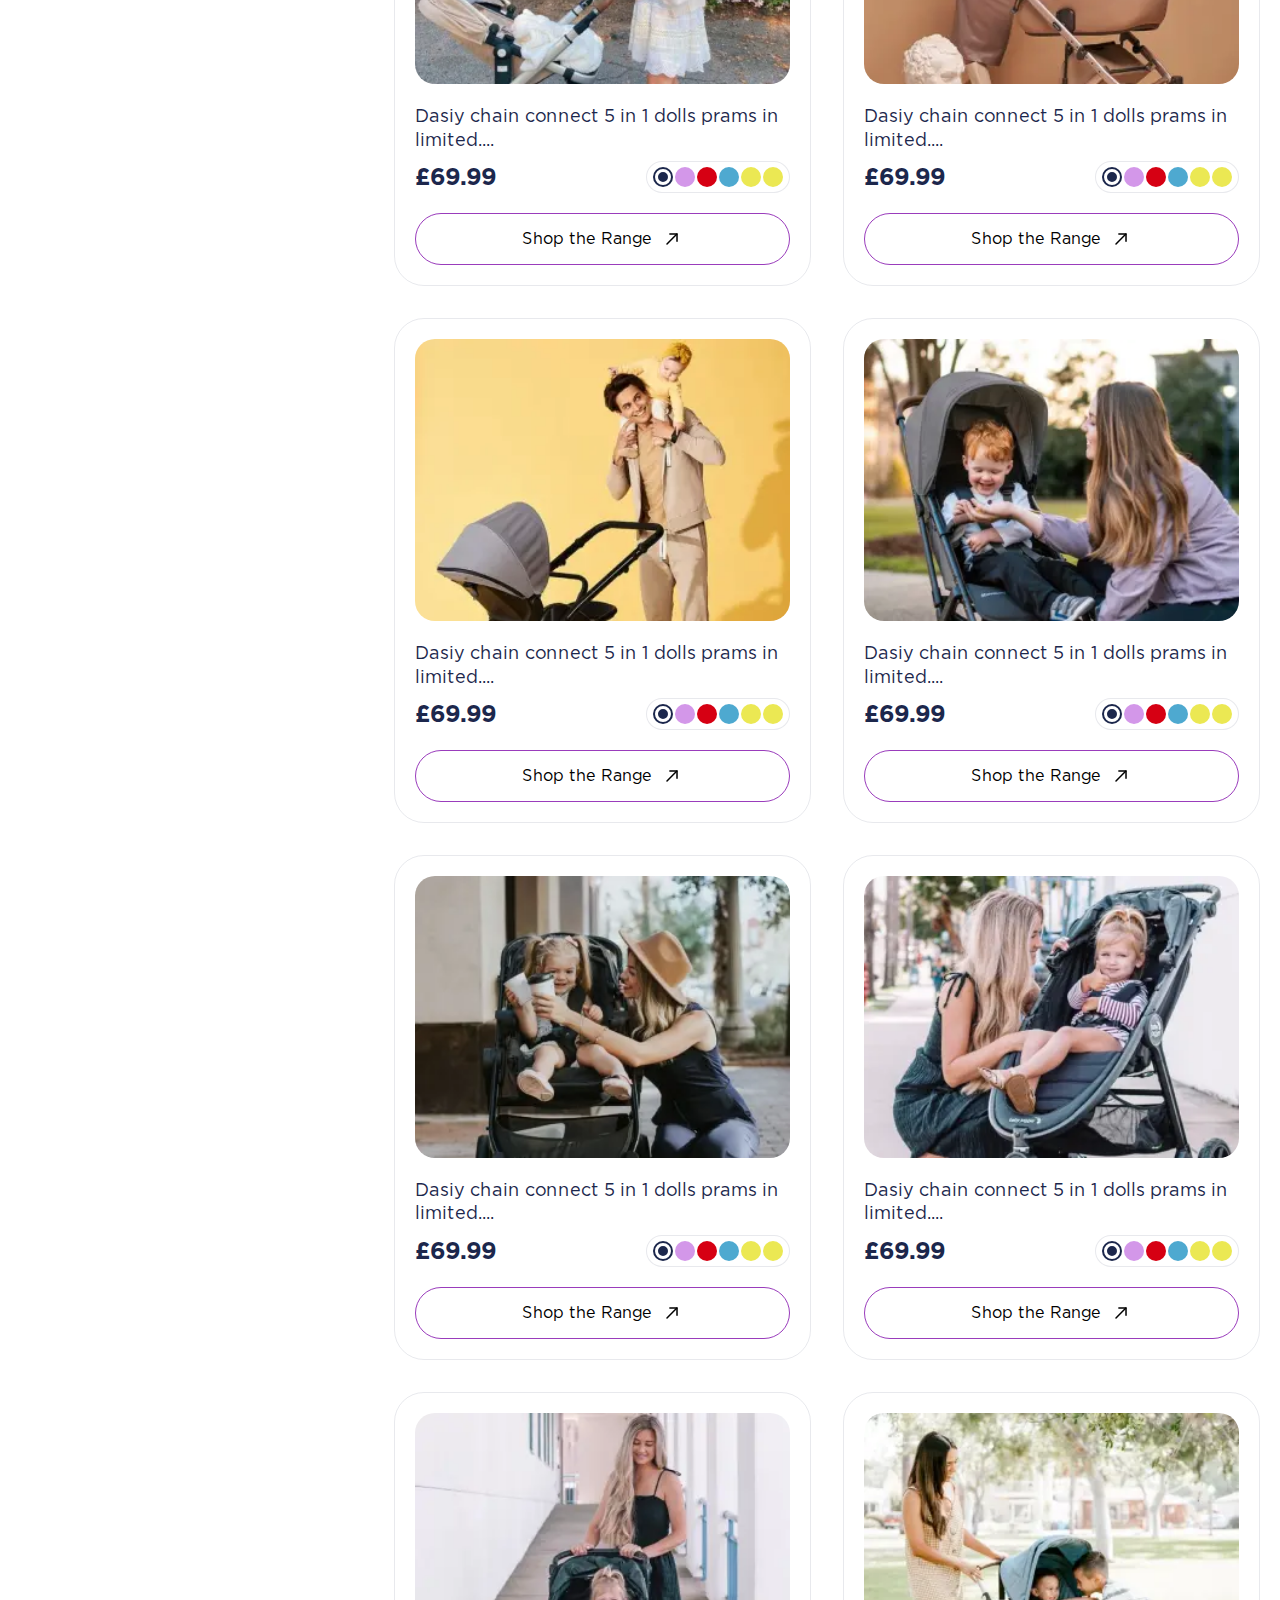
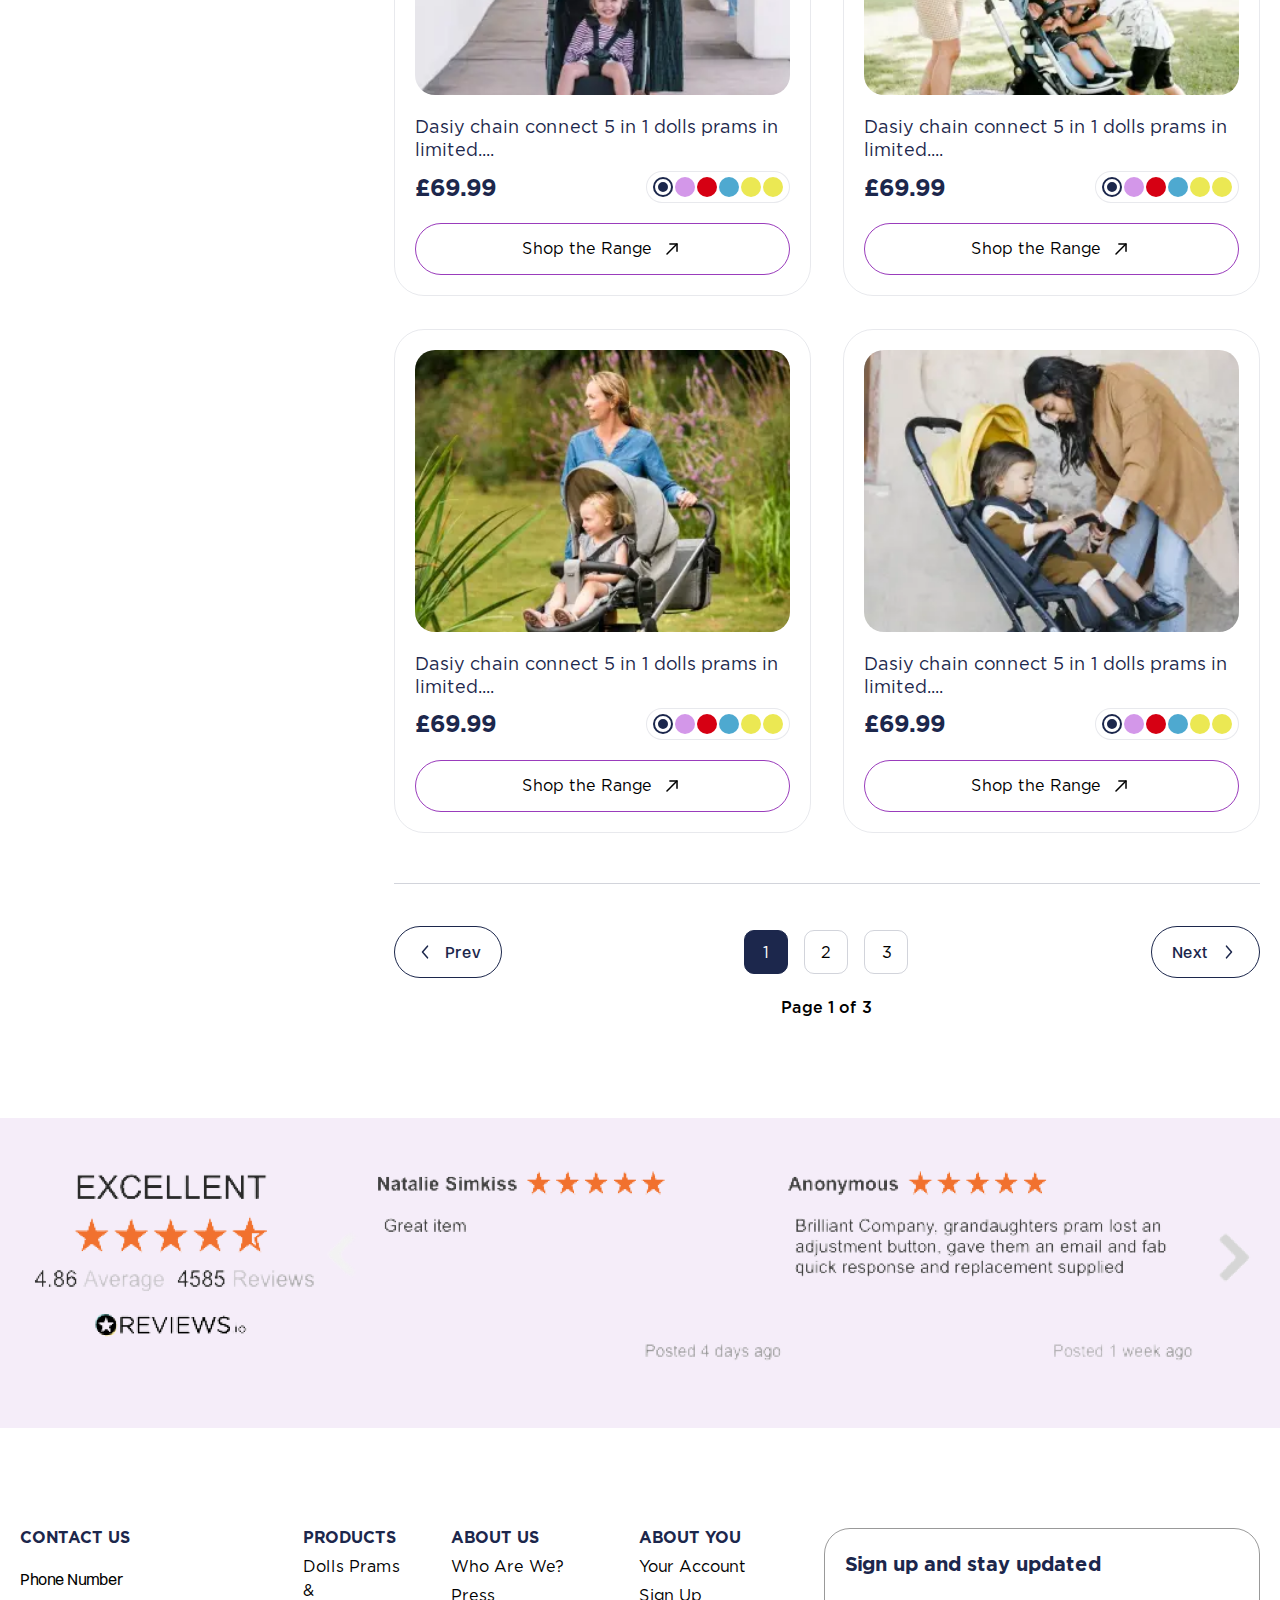
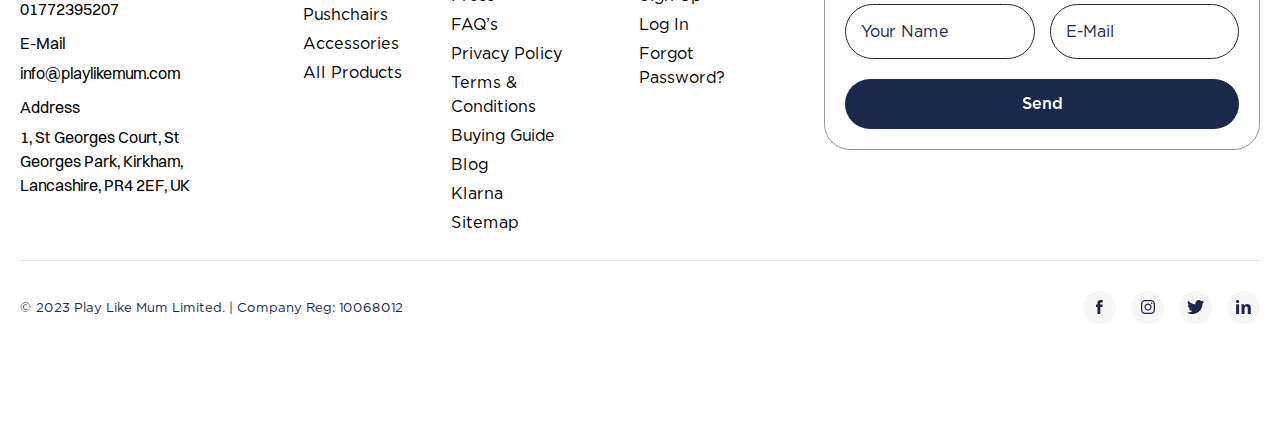
<file: shop-all.html>
<!DOCTYPE html>
<html lang="en">

<head>
	<title>Shop All</title>
	<meta charset="UTF-8">
	<meta name="format-detection" content="telephone=no">
	<!-- <style>body{opacity: 0;}</style> -->
	<link rel="stylesheet" href="css/style.min.css?_v=20230914185724">
	<link rel="shortcut icon" href="favicon.ico">
	<!-- <meta name="robots" content="noindex, nofollow"> -->
	<meta name="viewport" content="width=device-width, initial-scale=1.0">
</head>

<body>
	<div class="wrapper">
		<header class="header">
			<div class="header__head">
				<div class="header__container">
					<div class="header__head-body">
						<a href="#" class="header__link header__shop-now">
							Shop now. Pay in 3 with Klarna
						</a>
						<a href="#" class="header__link header__shipping">
							Free Shipping
						</a>
						<a href="tel:01772395207" class="header__link header__phone">
							<svg width="20" height="20" viewBox="0 0 20 20" fill="none" xmlns="http://www.w3.org/2000/svg">
								<path fill-rule="evenodd" clip-rule="evenodd" d="M4.77789 1.70226C5.79233 0.693575 7.46264 0.873121 8.31207 2.00777L9.36289 3.41144C10.0541 4.33468 9.99306 5.62502 9.17264 6.44079L8.97367 6.63863C8.96498 6.66387 8.9439 6.74322 8.96729 6.89401C9.01998 7.23359 9.30354 7.95393 10.494 9.1376C11.684 10.3209 12.4094 10.6041 12.7538 10.657C12.9099 10.6809 12.9915 10.6586 13.0168 10.6498L13.3568 10.3117C14.0862 9.58651 15.2069 9.45095 16.1099 9.94183L17.702 10.8073C19.0653 11.5484 19.4097 13.4015 18.2928 14.5121L17.109 15.6892C16.736 16.06 16.2344 16.3693 15.6223 16.4264C14.1148 16.5669 10.5996 16.3876 6.90615 12.7151C3.45788 9.28642 2.79616 6.29643 2.71244 4.82323L3.33643 4.78777L2.71244 4.82323C2.67011 4.07831 3.02212 3.44806 3.46989 3.00283L4.77789 1.70226ZM7.31141 2.75689C6.88922 2.19294 6.10232 2.1481 5.65925 2.58866L4.35125 3.88923C4.07632 4.1626 3.94404 4.46388 3.96043 4.75231C4.02695 5.92281 4.56136 8.62088 7.78751 11.8287C11.1721 15.194 14.298 15.2944 15.5062 15.1818C15.7531 15.1587 15.9986 15.0305 16.2276 14.8028L17.4114 13.6257C17.8926 13.1472 17.7865 12.276 17.105 11.9055L15.5129 11.0401C15.0733 10.8011 14.5582 10.8799 14.2382 11.1981L13.8586 11.5755L13.418 11.1323C13.8586 11.5755 13.858 11.5761 13.8574 11.5767L13.8562 11.5779L13.8537 11.5804L13.8483 11.5856L13.8361 11.5969C13.8273 11.6049 13.8173 11.6137 13.806 11.6231C13.7833 11.6418 13.7555 11.663 13.7222 11.6853C13.6555 11.73 13.5674 11.7786 13.4567 11.8199C13.231 11.904 12.9333 11.9491 12.5643 11.8925C11.842 11.7817 10.8851 11.2893 9.61261 10.024C8.34054 8.75915 7.84394 7.80671 7.73207 7.08564C7.67487 6.71693 7.72049 6.41918 7.8056 6.1933C7.84731 6.0826 7.89646 5.99458 7.94157 5.928C7.96407 5.8948 7.98548 5.86704 8.00437 5.84449C8.01382 5.83322 8.02265 5.82323 8.03068 5.81451L8.04212 5.80235L8.04737 5.79697L8.04986 5.79445L8.05107 5.79323C8.05167 5.79264 8.05227 5.79204 8.49295 6.23524L8.05227 5.79204L8.29128 5.55439C8.64845 5.19925 8.69847 4.60971 8.36223 4.16056L7.31141 2.75689Z" fill="white" />
							</svg>
							<span>Call</span> <span>us on : 01772395207</span>
						</a>
					</div>
				</div>
			</div>
			<div class="header__container">
				<div class="header__body">
					<a href="#" class="header__logo">
						<img src="img/header/logo-icon.svg" alt="logo icon">
						<img src="img/header/logo-text.svg" alt="logo text">
					</a>
					<div class="header__menu menu">
						<nav class="menu__body">
							<ul class="menu__list">
								<li class="menu__item">
									<a href="#" class="menu__link">
										Home
									</a>
								</li>
								<li class="menu__item">
									<a href="#" class="menu__link active">
										Shop All
									</a>
								</li>
								<li class="menu__item">
									<button type="button" class="menu__btn">
										Shop By Category
									</button>
									<div class="submenu">
										<div class="submenu__col">
											<h4 class="submenu__title">
												Dolls Prams & Pushchairs
											</h4>
											<ul class="submenu__list">
												<li class="submenu__item">
													<a href="#" class="submenu__link">
														All Prams & Pushchairs
													</a>
												</li>
												<li class="submenu__item">
													<a href="#" class="submenu__link">
														Daisy Chain Zipp Dolls Pushchair
													</a>
												</li>
												<li class="submenu__item">
													<a href="#" class="submenu__link">
														Daisy Chain Connect 5 in 1 Dolls Pram
													</a>
												</li>
												<li class="submenu__item">
													<a href="#" class="submenu__link">
														Daisy Chain Pinnacle Double Dolls Pram
													</a>
												</li>
												<li class="submenu__item">
													<a href="#" class="submenu__link">
														Daisy Chain Destiny Travel System Dolls Pram
													</a>
												</li>
											</ul>
										</div>
										<div class="submenu__col">
											<h4 class="submenu__title">
												Shop By Your Child’s Age
											</h4>
											<ul class="submenu__list">
												<li class="submenu__item">
													<a href="#" class="submenu__link">
														Prams for 1, 2 and 3 Year olds
													</a>
												</li>
												<li class="submenu__item">
													<a href="#" class="submenu__link">
														Dolls Prams for 4 to 7 year olds
													</a>
												</li>
												<li class="submenu__item">
													<a href="#" class="submenu__link">
														Dolls Prams for 8 to 12 year olds
													</a>
												</li>
											</ul>
										</div>
										<div class="submenu__col">
											<h4 class="submenu__title">
												Shop By Pram Type
											</h4>
											<ul class="submenu__list">
												<li class="submenu__item">
													<a href="#" class="submenu__link">
														Blue Dolls Prams & Pushchairs
													</a>
												</li>
												<li class="submenu__item">
													<a href="#" class="submenu__link">
														Pink Dolls Prams & Pushchairs
													</a>
												</li>
												<li class="submenu__item">
													<a href="#" class="submenu__link">
														Purple Dolls Prams & Pushchairs
													</a>
												</li>
												<li class="submenu__item">
													<a href="#" class="submenu__link">
														Red Dolls Prams & Pushchairs
													</a>
												</li>
												<li class="submenu__item">
													<a href="#" class="submenu__link">
														Yellow Dolls Prams & Pushchairs
													</a>
												</li>
												<li class="submenu__item">
													<a href="#" class="submenu__link">
														Cheap Dolls Prams & Pushchairs
													</a>
												</li>
												<li class="submenu__item">
													<a href="#" class="submenu__link">
														Double & Twin Dolls Prams and Pushchairs
													</a>
												</li>
												<li class="submenu__item">
													<a href="#" class="submenu__link">
														Dolls Carriage Prams
													</a>
												</li>
												<li class="submenu__item">
													<a href="#" class="submenu__link">
														Luxury Dolls Prams
													</a>
												</li>
												<li class="submenu__item">
													<a href="#" class="submenu__link">
														Twin Doll Strollers
													</a>
												</li>
											</ul>
										</div>
									</div>
								</li>
								<li class="menu__item small-menu">
									<button type="button" class="menu__btn">
										Accessories
									</button>
									<div class="submenu">
										<div class="submenu__col">
											<h4 class="submenu__title">
												All Dolls Pram Accessories
											</h4>
											<ul class="submenu__list">
												<li class="submenu__item">
													<a href="#" class="submenu__link">
														Baby Doll Car seats
													</a>
												</li>
												<li class="submenu__item">
													<a href="#" class="submenu__link">
														Dolls Changing Bags
													</a>
												</li>
												<li class="submenu__item">
													<a href="#" class="submenu__link">
														Doll High Chairs
													</a>
												</li>
												<li class="submenu__item">
													<a href="#" class="submenu__link">
														Dolls Pram Set
													</a>
												</li>
											</ul>
										</div>
									</div>
								</li>
								<li class="menu__item">
									<a href="#" class="menu__link">
										Sale
									</a>
								</li>
							</ul>
						</nav>
					</div>
					<div class="header__actions">
						<div class="header__search">
							<button type="button" class="header__search-icon">
								<svg width="20" height="21" viewBox="0 0 20 21" fill="none" xmlns="http://www.w3.org/2000/svg">
									<circle cx="9.58366" cy="10.0837" r="7.91667" stroke="#9A3CBC" stroke-width="1.5" />
									<path d="M15.417 15.917L18.3337 18.8337" stroke="#9A3CBC" stroke-width="1.5" stroke-linecap="round" />
								</svg>
							</button>
							<label class="header__search-block">
								<input type="text" name="form[]" placeholder="Search" class="header__search-input">
								<button type="submit" class="header__search-button">
									<svg width="20" height="21" viewBox="0 0 20 21" fill="none" xmlns="http://www.w3.org/2000/svg">
										<circle cx="9.58366" cy="10.0837" r="7.91667" stroke="#9A3CBC" stroke-width="1.5" />
										<path d="M15.417 15.917L18.3337 18.8337" stroke="#9A3CBC" stroke-width="1.5" stroke-linecap="round" />
									</svg>
								</button>
							</label>
						</div>
						<a href="#" class="header__cart">
							<svg width="20" height="21" viewBox="0 0 20 21" fill="none" xmlns="http://www.w3.org/2000/svg">
								<path d="M2.96238 12.3807C2.36366 9.58663 2.0643 8.18962 2.81475 7.26131C3.56521 6.33301 4.99394 6.33301 7.85139 6.33301H12.1482C15.0056 6.33301 16.4344 6.33301 17.1848 7.26131C17.9353 8.18962 17.6359 9.58663 17.0372 12.3807L16.6801 14.0473C16.2742 15.9411 16.0713 16.888 15.3838 17.4438C14.6962 17.9997 13.7278 17.9997 11.791 17.9997H8.20853C6.27175 17.9997 5.30336 17.9997 4.6158 17.4438C3.92824 16.888 3.72533 15.9411 3.31952 14.0473L2.96238 12.3807Z" stroke="#9A3CBC" stroke-width="1.5" />
								<path d="M6.66699 10.5H13.3337" stroke="#9A3CBC" stroke-width="1.5" stroke-linecap="round" stroke-linejoin="round" />
								<path d="M8.33301 13H11.6663" stroke="#9A3CBC" stroke-width="1.5" stroke-linecap="round" stroke-linejoin="round" />
								<path d="M15 8L12.5 3" stroke="#9A3CBC" stroke-width="1.5" stroke-linecap="round" stroke-linejoin="round" />
								<path d="M5 8L7.5 3" stroke="#9A3CBC" stroke-width="1.5" stroke-linecap="round" stroke-linejoin="round" />
							</svg>
						</a>
						<a href="#" class="header__login">
							<svg width="20" height="21" viewBox="0 0 20 21" fill="none" xmlns="http://www.w3.org/2000/svg">
								<circle cx="10.0003" cy="5.50033" r="3.33333" stroke="#9A3CBC" stroke-width="1.5" />
								<path d="M16.6663 15.083C16.6663 17.1541 16.6663 18.833 9.99967 18.833C3.33301 18.833 3.33301 17.1541 3.33301 15.083C3.33301 13.0119 6.31778 11.333 9.99967 11.333C13.6816 11.333 16.6663 13.0119 16.6663 15.083Z" stroke="#9A3CBC" stroke-width="1.5" />
							</svg>
							<span>
								Login
							</span>
						</a>
						<button type="button" class="icon-menu"><span></span></button>
					</div>
				</div>
			</div>
		</header>
		<main class="page">
			<section class="shop-promo">
				<div class="shop-promo__container">
					<div class="shop-promo__body">
						<div class="shop-promo__info">
							<h1 class="shop-promo__title title">
								<span>Dolls Prams</span> & <br> Accesories
							</h1>
							<div class="shop-promo__text">
								<p>
									Discover the full range of Play Like Mum <span>Daisy Chain dolls prams</span>,
									accessories and
									dolls, perfect for children of all ages. Filter by age, colour and price to find the
									product for you!
								</p>
							</div>
						</div>
						<div class="shop-promo__images">
							<div class="shop-promo__big-img">
								<picture><source srcset="img/shop-all/shop-promo-1.webp" type="image/webp"><img src="img/shop-all/shop-promo-1.jpg" alt="shop-promo-1"></picture>
							</div>
							<div class="shop-promo__img">
								<picture><source srcset="img/shop-all/shop-promo-2.webp" type="image/webp"><img src="img/shop-all/shop-promo-2.jpg" alt="shop-promo-2"></picture>
							</div>
							<div class="shop-promo__img">
								<picture><source srcset="img/shop-all/shop-promo-3.webp" type="image/webp"><img src="img/shop-all/shop-promo-3.jpg" alt="shop-promo-3"></picture>
							</div>
							<a href="#" class="shop-promo__link">
								<svg width="200" height="200" viewBox="0 0 200 200" fill="none" xmlns="http://www.w3.org/2000/svg">
									<g filter="url(#filter0_b_981_20758)">
										<circle cx="100" cy="100" r="100" fill="#9A3CBC" fill-opacity="0.1" />
										<circle cx="100" cy="100" r="99.5" stroke="white" />
									</g>
									<circle cx="100" cy="100" r="49.5" stroke="white" />
									<path class="circle-arrow" d="M109.066 90.9336L90.3997 109.6" stroke="white" stroke-width="2" stroke-miterlimit="10" stroke-linecap="round" stroke-linejoin="round" />
									<path class="circle-arrow" d="M109.6 104.094V90.4004H95.9063" stroke="white" stroke-width="1.5" stroke-miterlimit="10" stroke-linecap="round" stroke-linejoin="round" />
									<path d="M28.0689 93L16 90.9188L17.3724 82.8682L18.3486 83.0365L17.1801 89.8911L21.5107 90.6379L22.5697 84.4259L23.5636 84.5973L22.5046 90.8093L27.2967 91.6357L28.4652 84.7811L29.4414 84.9494L28.0689 93Z" fill="white" />
									<path d="M33.3188 72.9431L29.1678 74.1273L28.3292 74.3145L28.8335 75.0263L31.2054 78.6257L30.7386 79.881L27.3937 74.6587L21.9236 76.2362L22.4346 74.8622L26.1073 73.8268L26.9692 73.6289L26.4417 72.9277L24.3398 69.7393L24.8066 68.484L27.8983 73.3017L33.8361 71.5521L33.3188 72.9431Z" fill="white" />
									<path d="M34.7859 56.7253L34.1831 57.7343C32.6764 57.1618 31.4099 57.6641 30.6771 58.8905C29.6754 60.567 30.3321 62.2106 32.5239 63.5352C34.6693 64.8319 36.4792 64.6157 37.4809 62.9391C38.2229 61.6972 38.0879 60.4112 36.9213 59.3047L37.5242 58.2957C39.2988 59.8965 39.3748 61.7384 38.3267 63.4926C36.9633 65.7746 34.5511 66.155 31.9117 64.5598C29.1488 62.89 28.4771 60.6035 29.8128 58.3681C30.8794 56.5828 32.705 55.848 34.7859 56.7253Z" fill="white" />
									<path d="M44.0199 54.9138L34.0172 46.6174L34.7619 45.7091L44.7646 54.0056L44.0199 54.9138Z" fill="white" />
									<path d="M51.3006 41.8647L47.4946 37.6102L48.3647 36.8228L54.7362 43.945L53.8661 44.7324L52.7821 43.5207C53.1085 44.8332 52.7135 46.0434 51.7229 46.9398C50.2503 48.2723 48.6121 48.1469 47.1667 46.5313L42.903 41.7652L43.7731 40.9778L47.8803 45.5689C48.904 46.7133 50.1113 47.0338 51.2893 45.9678C52.5744 44.8049 52.2642 42.9417 51.3006 41.8647Z" fill="white" />
									<path d="M56.8938 33.5179C58.4456 36.0662 62.5071 30.6338 64.5762 34.0316C65.5072 35.5606 64.7662 37.2913 62.9541 38.4075C61.0653 39.5709 59.2111 39.4387 57.7472 37.7282L58.7454 37.1134C59.7444 38.3032 61.0984 38.4462 62.4958 37.5854C63.8625 36.7436 64.1893 35.6503 63.625 34.7236C62.0733 32.1753 58.039 37.5485 55.9887 34.1815C55.2364 32.9459 55.4994 31.2973 57.419 30.1149C59.1082 29.0745 60.8599 29.1423 62.3188 30.9834L61.3206 31.5982C60.2464 30.2848 59.0999 30.2052 57.856 30.9713C56.6889 31.6902 56.3954 32.6993 56.8938 33.5179Z" fill="white" />
									<path d="M67.2724 23.5267L66.4618 21.6299L67.5371 21.165L68.3478 23.0619L67.2724 23.5267ZM71.5816 33.6101L67.8199 24.808L68.8953 24.3431L72.6569 33.1452L71.5816 33.6101Z" fill="white" />
									<path d="M81.3563 30.0494L75.3899 21.7407L76.6073 21.4119L81.4076 28.2165L81.8252 28.8726L81.8597 28.0943L82.6246 19.7865L83.755 19.4812L82.7302 29.6782L81.3563 30.0494Z" fill="white" />
									<path d="M99.5057 24.0353C99.1618 26.3156 97.7021 27.504 95.6198 27.6702C92.9271 27.8852 91.1827 26.1532 90.9376 23.0478C90.6826 19.8161 92.16 17.9359 94.7449 17.7295C97.3658 17.5203 99.0714 19.2191 99.3093 22.2342L99.335 22.5591L92.1367 23.1338C92.38 25.5307 93.6192 26.8125 95.54 26.6592C97.0299 26.5403 98.0457 25.678 98.303 24.1313L99.5057 24.0353ZM94.8247 18.7406C93.0655 18.881 92.1141 20.1015 92.1013 22.2282L98.061 21.7524C97.7191 19.7086 96.566 18.6016 94.8247 18.7406Z" fill="white" />
									<path d="M113.124 28.0375L115.711 16L119.601 16.8456C122.223 17.4157 123.587 19.2131 123.093 21.5144C122.587 23.8688 120.596 24.8999 118.009 24.3375L115.281 23.7444L114.303 28.2939L113.124 28.0375ZM119.374 17.8154L116.681 17.23L115.494 22.7531L118.152 23.3308C120.088 23.7517 121.492 22.9637 121.861 21.2465C122.222 19.5648 121.275 18.2286 119.374 17.8154Z" fill="white" />
									<path d="M127.149 31.8173L130.693 22.9242L131.78 23.3622L131.13 24.9929C132.197 24.0183 133.424 23.8106 134.578 24.2755C134.912 24.4103 135.186 24.5988 135.306 24.7838L134.911 25.7757C134.711 25.5973 134.413 25.4189 134.096 25.2908C132.29 24.5632 130.902 25.5644 130.272 27.1447L128.236 32.2552L127.149 31.8173Z" fill="white" />
									<path d="M139.555 38.0706C137.26 36.6727 136.881 34.2608 138.486 31.5963C140.155 28.8233 142.447 28.1651 144.695 29.5349C146.975 30.9234 147.345 33.3508 145.74 36.0153C144.08 38.7728 141.789 39.4311 139.555 38.0706ZM140.078 37.2031C141.757 38.2258 143.408 37.5804 144.724 35.3961C146.02 33.2428 145.821 31.4063 144.173 30.4024C142.479 29.3704 140.827 30.0158 139.502 32.2155C138.206 34.3688 138.414 36.1898 140.078 37.2031Z" fill="white" />
									<path d="M150.45 46.1361C148.616 44.4765 148.759 42.0965 150.83 39.7807C152.986 37.3708 155.279 37.0824 157.086 38.7177C158.037 39.5778 158.387 40.6749 158.121 41.9201L161.409 38.2446L162.279 39.032L153.607 48.7257L152.737 47.9383L153.761 46.7939C152.558 47.1912 151.4 46.9962 150.45 46.1361ZM151.178 45.4306C152.543 46.6662 154.219 46.2823 155.917 44.3839C157.591 42.5125 157.804 40.7315 156.465 39.5201C155.113 38.2966 153.424 38.6684 151.714 40.5802C150.04 42.4517 149.852 44.2313 151.178 45.4306Z" fill="white" />
									<path d="M164.757 56.0644L169.287 52.6008L169.995 53.538L162.412 59.3362L161.703 58.399L162.993 57.4125C161.666 57.6313 160.499 57.1355 159.693 56.0685C158.494 54.4826 158.754 52.8508 160.474 51.5356L165.549 47.6555L166.257 48.5927L161.369 52.3302C160.15 53.2619 159.733 54.4455 160.692 55.7143C161.738 57.0984 163.61 56.9412 164.757 56.0644Z" fill="white" />
									<path d="M174.946 68.9656L174.424 67.9118C175.714 66.9421 175.974 65.5981 175.34 64.3172C174.474 62.5662 172.743 62.2392 170.454 63.3852C168.213 64.5071 167.421 66.158 168.287 67.909C168.929 69.2061 170.08 69.7832 171.635 69.389L172.157 70.4429C169.86 71.0868 168.275 70.1607 167.369 68.3286C166.189 65.9452 167.167 63.6953 169.924 62.3151C172.81 60.8704 175.087 61.5305 176.243 63.8653C177.166 65.7298 176.8 67.673 174.946 68.9656Z" fill="white" />
									<path d="M174.043 77.1346L179.74 75.3094L179.302 73.9289L180.195 73.643L180.632 75.0235L182.725 74.3528L183.08 75.4744L180.987 76.1452L181.632 78.1814L180.74 78.4673L180.095 76.431L174.399 78.2563C173.198 78.6411 172.775 79.1567 173.218 80.5544L173.305 80.8305L172.499 81.0889C172.404 80.9674 172.271 80.6677 172.173 80.3571C171.648 78.7005 172.225 77.7174 174.043 77.1346Z" fill="white" />
									<path d="M181 85.7743C178.066 86.2501 181.52 92.0922 177.609 92.7266C175.849 93.0121 174.539 91.6654 174.201 89.5555C173.848 87.3563 174.674 85.6813 176.803 84.969L176.989 86.1312C175.515 86.6088 174.87 87.8143 175.131 89.4413C175.386 91.0326 176.267 91.7519 177.334 91.5789C180.267 91.1031 176.857 85.3088 180.733 84.6801C182.155 84.4494 183.572 85.3204 183.93 87.5554C184.245 89.5221 183.518 91.1261 181.27 91.7842L181.084 90.622C182.7 90.1214 183.209 89.0849 182.976 87.6367C182.758 86.2778 181.942 85.6214 181 85.7743Z" fill="white" />
									<path d="M171.931 107L184 109.081L182.628 117.132L181.651 116.963L182.82 110.109L178.489 109.362L177.43 115.574L176.436 115.403L177.495 109.191L172.703 108.364L171.535 115.219L170.559 115.051L171.931 107Z" fill="white" />
									<path d="M166.681 127.057L170.832 125.873L171.671 125.685L171.167 124.974L168.795 121.374L169.261 120.119L172.606 125.341L178.076 123.764L177.565 125.138L173.893 126.173L173.031 126.371L173.558 127.072L175.66 130.261L175.193 131.516L172.102 126.698L166.164 128.448L166.681 127.057Z" fill="white" />
									<path d="M165.214 143.275L165.817 142.266C167.324 142.838 168.59 142.336 169.323 141.11C170.325 139.433 169.668 137.789 167.476 136.465C165.331 135.168 163.521 135.384 162.519 137.061C161.777 138.303 161.912 139.589 163.079 140.695L162.476 141.704C160.701 140.104 160.625 138.262 161.673 136.507C163.037 134.225 165.449 133.845 168.088 135.44C170.851 137.11 171.523 139.397 170.187 141.632C169.121 143.417 167.295 144.152 165.214 143.275Z" fill="white" />
									<path d="M155.98 145.086L165.983 153.383L165.238 154.291L155.235 145.994L155.98 145.086Z" fill="white" />
									<path d="M148.699 158.135L152.505 162.39L151.635 163.177L145.264 156.055L146.134 155.268L147.218 156.479C146.892 155.167 147.287 153.957 148.277 153.06C149.75 151.728 151.388 151.853 152.833 153.469L157.097 158.235L156.227 159.022L152.12 154.431C151.096 153.287 149.889 152.966 148.711 154.032C147.426 155.195 147.736 157.058 148.699 158.135Z" fill="white" />
									<path d="M143.106 166.482C141.554 163.934 137.493 169.366 135.424 165.968C134.493 164.439 135.234 162.709 137.046 161.593C138.935 160.429 140.789 160.561 142.253 162.272L141.255 162.887C140.256 161.697 138.902 161.554 137.504 162.415C136.137 163.256 135.811 164.35 136.375 165.276C137.927 167.825 141.961 162.452 144.011 165.818C144.764 167.054 144.501 168.703 142.581 169.885C140.892 170.926 139.14 170.858 137.681 169.017L138.679 168.402C139.754 169.715 140.9 169.795 142.144 169.029C143.311 168.31 143.605 167.301 143.106 166.482Z" fill="white" />
									<path d="M132.728 176.473L133.538 178.37L132.463 178.835L131.652 176.938L132.728 176.473ZM128.418 166.39L132.18 175.192L131.105 175.657L127.343 166.855L128.418 166.39Z" fill="white" />
									<path d="M118.644 169.951L124.61 178.259L123.393 178.588L118.592 171.784L118.175 171.127L118.14 171.906L117.375 180.213L116.245 180.519L117.27 170.322L118.644 169.951Z" fill="white" />
									<path d="M100.494 175.965C100.838 173.684 102.298 172.496 104.38 172.33C107.073 172.115 108.817 173.847 109.062 176.952C109.317 180.184 107.84 182.064 105.255 182.27C102.634 182.48 100.929 180.781 100.691 177.766L100.665 177.441L107.863 176.866C107.62 174.469 106.381 173.187 104.46 173.341C102.97 173.46 101.954 174.322 101.697 175.869L100.494 175.965ZM105.175 181.259C106.934 181.119 107.886 179.898 107.899 177.772L101.939 178.248C102.281 180.291 103.434 181.398 105.175 181.259Z" fill="white" />
									<path d="M86.8761 171.962L84.2891 184L80.3993 183.154C77.7767 182.584 76.4128 180.787 76.9074 178.486C77.4133 176.131 79.4036 175.1 81.9909 175.663L84.7191 176.256L85.6968 171.706L86.8761 171.962ZM80.6261 182.185L83.3191 182.77L84.506 177.247L81.8483 176.669C79.9122 176.248 78.5085 177.036 78.1394 178.753C77.778 180.435 78.7252 181.771 80.6261 182.185Z" fill="white" />
									<path d="M72.8507 168.183L69.3069 177.076L68.2204 176.638L68.8702 175.007C67.8029 175.982 66.5755 176.189 65.4222 175.724C65.0879 175.59 64.8138 175.401 64.6936 175.216L65.0888 174.224C65.2893 174.403 65.5868 174.581 65.9044 174.709C67.7096 175.437 69.098 174.436 69.7277 172.855L71.7643 167.745L72.8507 168.183Z" fill="white" />
									<path d="M60.4446 161.929C62.7396 163.327 63.1188 165.739 61.5143 168.404C59.8445 171.177 57.5534 171.835 55.3046 170.465C53.025 169.077 52.6551 166.649 54.2596 163.985C55.9201 161.227 58.2112 160.569 60.4446 161.929ZM59.9222 162.797C58.2433 161.774 56.5915 162.42 55.2762 164.604C53.9795 166.757 54.1789 168.594 55.827 169.598C57.5213 170.63 59.1731 169.984 60.4977 167.784C61.7944 165.631 61.5857 163.81 59.9222 162.797Z" fill="white" />
									<path d="M49.5504 153.864C51.3844 155.523 51.2415 157.904 49.1698 160.219C47.0139 162.629 44.7211 162.918 42.9139 161.282C41.9635 160.422 41.6126 159.325 41.8788 158.08L38.5907 161.755L37.7206 160.968L46.3926 151.274L47.2627 152.062L46.2389 153.206C47.4421 152.809 48.5999 153.004 49.5504 153.864ZM48.8224 154.569C47.4569 153.334 45.7812 153.718 44.0829 155.616C42.4088 157.487 42.1962 159.269 43.5349 160.48C44.8869 161.703 46.576 161.332 48.2863 159.42C49.9605 157.548 50.1476 155.769 48.8224 154.569Z" fill="white" />
									<path d="M35.2433 143.936L30.7133 147.399L30.0049 146.462L37.5884 140.664L38.2967 141.601L37.0065 142.587C38.3341 142.369 39.5006 142.865 40.3071 143.931C41.5058 145.517 41.2462 147.149 39.526 148.464L34.4513 152.344L33.7429 151.407L38.6313 147.67C39.8498 146.738 40.2671 145.555 39.3081 144.286C38.2619 142.902 36.3901 143.059 35.2433 143.936Z" fill="white" />
									<path d="M25.0544 131.034L25.576 132.088C24.2858 133.058 24.0258 134.402 24.6597 135.683C25.5264 137.434 27.2573 137.761 29.5464 136.615C31.7871 135.493 32.5792 133.842 31.7125 132.091C31.0706 130.794 29.92 130.217 28.365 130.611L27.8434 129.557C30.1397 128.913 31.7246 129.839 32.6314 131.671C33.811 134.055 32.8326 136.305 30.076 137.685C27.1904 139.13 24.9125 138.469 23.757 136.135C22.8341 134.27 23.1999 132.327 25.0544 131.034Z" fill="white" />
									<path d="M25.9567 122.865L20.2603 124.691L20.6976 126.071L19.8054 126.357L19.3681 124.977L17.2749 125.647L16.9196 124.526L19.0128 123.855L18.3678 121.819L19.26 121.533L19.905 123.569L25.6014 121.744C26.8024 121.359 27.225 120.843 26.7822 119.446L26.6948 119.169L27.5012 118.911C27.5964 119.033 27.7291 119.332 27.8275 119.643C28.3522 121.299 27.7754 122.283 25.9567 122.865Z" fill="white" />
									<path d="M19.0004 114.226C21.9337 113.75 18.4797 107.908 22.3908 107.273C24.1508 106.988 25.4612 108.335 25.7995 110.444C26.1522 112.644 25.3264 114.319 23.1971 115.031L23.0107 113.869C24.4845 113.391 25.1303 112.186 24.8693 110.559C24.6142 108.967 23.7327 108.248 22.6661 108.421C19.7327 108.897 23.1426 114.691 19.2671 115.32C17.8448 115.551 16.4284 114.68 16.07 112.445C15.7546 110.478 16.4823 108.874 18.7298 108.216L18.9161 109.378C17.3001 109.879 16.7914 110.915 17.0236 112.363C17.2416 113.722 18.0582 114.379 19.0004 114.226Z" fill="white" />
									<defs>
										<filter id="filter0_b_981_20758" x="-25" y="-25" width="250" height="250" filterUnits="userSpaceOnUse" color-interpolation-filters="sRGB">
											<feFlood flood-opacity="0" result="BackgroundImageFix" />
											<feGaussianBlur in="BackgroundImageFix" stdDeviation="12.5" />
											<feComposite in2="SourceAlpha" operator="in" result="effect1_backgroundBlur_981_20758" />
											<feBlend mode="normal" in="SourceGraphic" in2="effect1_backgroundBlur_981_20758" result="shape" />
										</filter>
									</defs>
								</svg>
							</a>
						</div>
					</div>
				</div>
			</section>
			<section class="catalog">
				<div class="catalog__container">
					<div class="catalog__top">
						<h4 class="catalog__title">
							Shop Prams
						</h4>
						<div class="catalog__breadcrumbs breadcrumbs">
							<a href="#" class="breadcrumbs__link">Home</a>
							<span class="breadcrumbs__current">Shop All</span>
						</div>
						<div class="catalog__head">
							<select name="form[]" data-class-modif="sort">
								<option value="1" selected>Sort By : Recommended</option>
								<option value="2">Price : High to Low </option>
								<option value="3">Price : Low to High </option>
								<option value="4">Latest Product</option>
							</select>
							<button type="button" class="catalog__filter-btn">
								<span>
									Filter
								</span>
								<svg width="20" height="20" viewBox="0 0 20 20" fill="none" xmlns="http://www.w3.org/2000/svg">
									<path d="M7.91602 11.667C9.29673 11.667 10.416 12.7863 10.416 14.167C10.416 15.5477 9.29673 16.667 7.91602 16.667C6.5353 16.667 5.41602 15.5477 5.41602 14.167C5.41602 12.7863 6.5353 11.667 7.91602 11.667Z" stroke="#1C274C" stroke-width="1.5" />
									<path d="M12.084 3.33299C10.7033 3.33299 9.58398 4.45228 9.58398 5.83299C9.58398 7.2137 10.7033 8.33299 12.084 8.33299C13.4647 8.33299 14.584 7.2137 14.584 5.83299C14.584 4.45228 13.4647 3.33299 12.084 3.33299Z" stroke="#1C274C" stroke-width="1.5" />
									<path d="M12.5 14.1318L18.3333 14.1318" stroke="#1C274C" stroke-width="1.5" stroke-linecap="round" />
									<path d="M7.5 5.79883L1.66667 5.79883" stroke="#1C274C" stroke-width="1.5" stroke-linecap="round" />
									<path d="M1.66602 14.1318L3.33268 14.1318" stroke="#1C274C" stroke-width="1.5" stroke-linecap="round" />
									<path d="M18.334 5.79883L16.6673 5.79883" stroke="#1C274C" stroke-width="1.5" stroke-linecap="round" />
								</svg>
							</button>
						</div>
					</div>
					<div class="catalog__body">
						<aside class="catalog__aside shop-aside">
							<button type="button" class="shop-aside__close">
								<svg width="12" height="12" viewBox="0 0 12 12" fill="none" xmlns="http://www.w3.org/2000/svg">
									<path d="M10.5826 1.41703L1.41602 10.5837M1.41598 1.41699L10.5826 10.5836" stroke="#8E39B0" stroke-width="1.5" stroke-linecap="round" />
								</svg>
							</button>
							<form action="#" class="shop-aside__form">
								<div data-spollers class="shop-aside__spollers spollers">
									<details data-open class="spollers__item">
										<summary class="spollers__title">Price Range</summary>
										<div class="spollers__body">
											<div class="shop-aside__price price-range">
												<div id="range" class="price-range__range"></div>
												<div class="price-range__body">
													<div class="price-range__value">
														£10 - £150
													</div>
													<button type="submit" class="price-range__button">
														<svg width="20" height="20" viewBox="0 0 20 20" fill="none" xmlns="http://www.w3.org/2000/svg">
															<path d="M7.91602 11.667C9.29673 11.667 10.416 12.7863 10.416 14.167C10.416 15.5477 9.29673 16.667 7.91602 16.667C6.5353 16.667 5.41602 15.5477 5.41602 14.167C5.41602 12.7863 6.5353 11.667 7.91602 11.667Z" stroke="white" stroke-width="1.5" />
															<path d="M12.084 3.33299C10.7033 3.33299 9.58398 4.45228 9.58398 5.83299C9.58398 7.2137 10.7033 8.33299 12.084 8.33299C13.4647 8.33299 14.584 7.2137 14.584 5.83299C14.584 4.45228 13.4647 3.33299 12.084 3.33299Z" stroke="white" stroke-width="1.5" />
															<path d="M12.5 14.1318L18.3333 14.1318" stroke="white" stroke-width="1.5" stroke-linecap="round" />
															<path d="M7.5 5.79883L1.66667 5.79883" stroke="white" stroke-width="1.5" stroke-linecap="round" />
															<path d="M1.66602 14.1318L3.33268 14.1318" stroke="white" stroke-width="1.5" stroke-linecap="round" />
															<path d="M18.334 5.79883L16.6673 5.79883" stroke="white" stroke-width="1.5" stroke-linecap="round" />
														</svg>
														<span>Filter</span>
													</button>
												</div>
											</div>
										</div>
									</details>
									<details data-open class="spollers__item">
										<summary class="spollers__title">Age Range</summary>
										<div class="spollers__body">
											<div class="checkbox">
												<label class="checkbox__label">
													<input class="checkbox__input" type="checkbox" value="1" name="form[]">
													<div class="checkbox__fake"></div>
													<span class="checkbox__text">
														18 Months - 3 Years (<span>8</span>)
													</span>
												</label>
											</div>
											<div class="checkbox">
												<label class="checkbox__label">
													<input class="checkbox__input" type="checkbox" value="2" name="form[]">
													<div class="checkbox__fake"></div>
													<span class="checkbox__text">
														4 - 8 Years (<span>29</span>)
													</span>
												</label>
											</div>
											<div class="checkbox">
												<label class="checkbox__label">
													<input class="checkbox__input" type="checkbox" value="3" name="form[]">
													<div class="checkbox__fake"></div>
													<span class="checkbox__text">
														9 - 13 Years (<span>14</span>)
													</span>
												</label>
											</div>
										</div>
									</details>
									<details data-open class="spollers__item">
										<summary class="spollers__title">Colour</summary>
										<div class="spollers__body">
											<div class="checkbox">
												<label class="checkbox__label">
													<input class="checkbox__input" type="checkbox" value="4" name="form[]">
													<div class="checkbox__fake"></div>
													<span class="checkbox__text">
														Bluebell (<span>1</span>)
													</span>
												</label>
											</div>
											<div class="checkbox">
												<label class="checkbox__label">
													<input class="checkbox__input" type="checkbox" value="5" name="form[]">
													<div class="checkbox__fake"></div>
													<span class="checkbox__text">
														Classic Check (<span>2</span>)
													</span>
												</label>
											</div>
											<div class="checkbox">
												<label class="checkbox__label">
													<input class="checkbox__input" type="checkbox" value="6" name="form[]">
													<div class="checkbox__fake"></div>
													<span class="checkbox__text">
														Classic Pink (<span>14</span>)
													</span>
												</label>
											</div>
											<div class="checkbox">
												<label class="checkbox__label">
													<input class="checkbox__input" type="checkbox" value="7" name="form[]">
													<div class="checkbox__fake"></div>
													<span class="checkbox__text">
														Lavendar (<span>1</span>)
													</span>
												</label>
											</div>
											<div class="checkbox">
												<label class="checkbox__label">
													<input class="checkbox__input" type="checkbox" value="8" name="form[]">
													<div class="checkbox__fake"></div>
													<span class="checkbox__text">
														Limited Edition Twilight (<span>14</span>)
													</span>
												</label>
											</div>
											<div class="checkbox">
												<label class="checkbox__label">
													<input class="checkbox__input" type="checkbox" value="9" name="form[]">
													<div class="checkbox__fake"></div>
													<span class="checkbox__text">
														Poppy (<span>1</span>)
													</span>
												</label>
											</div>
											<div class="checkbox">
												<label class="checkbox__label">
													<input class="checkbox__input" type="checkbox" value="10" name="form[]">
													<div class="checkbox__fake"></div>
													<span class="checkbox__text">
														Sunflo
													</span>
												</label>
											</div>
											<div class="checkbox">
												<label class="checkbox__label">
													<input class="checkbox__input" type="checkbox" value="11" name="form[]">
													<div class="checkbox__fake"></div>
													<span class="checkbox__text">
														Muave Orange
													</span>
												</label>
											</div>
										</div>
									</details>
									<details class="spollers__item">
										<summary class="spollers__title">Product Range</summary>
										<div class="spollers__body">
											<div class="checkbox">
												<label class="checkbox__label">
													<input class="checkbox__input" type="checkbox" value="4" name="form[]">
													<div class="checkbox__fake"></div>
													<span class="checkbox__text">
														Accessory Packs (<span>1</span>)
													</span>
												</label>
											</div>
											<div class="checkbox">
												<label class="checkbox__label">
													<input class="checkbox__input" type="checkbox" value="5" name="form[]">
													<div class="checkbox__fake"></div>
													<span class="checkbox__text">
														Connect (<span>2</span>)
													</span>
												</label>
											</div>
											<div class="checkbox">
												<label class="checkbox__label">
													<input class="checkbox__input" type="checkbox" value="6" name="form[]">
													<div class="checkbox__fake"></div>
													<span class="checkbox__text">
														Destiny (<span>14</span>)
													</span>
												</label>
											</div>
											<div class="checkbox">
												<label class="checkbox__label">
													<input class="checkbox__input" type="checkbox" value="7" name="form[]">
													<div class="checkbox__fake"></div>
													<span class="checkbox__text">
														Little Zipp (<span>1</span>)
													</span>
												</label>
											</div>
											<div class="checkbox">
												<label class="checkbox__label">
													<input class="checkbox__input" type="checkbox" value="8" name="form[]">
													<div class="checkbox__fake"></div>
													<span class="checkbox__text">
														Luxury Tote Bags (<span>14</span>)
													</span>
												</label>
											</div>
											<div class="checkbox">
												<label class="checkbox__label">
													<input class="checkbox__input" type="checkbox" value="9" name="form[]">
													<div class="checkbox__fake"></div>
													<span class="checkbox__text">
														Pinnacle (<span>1</span>)
													</span>
												</label>
											</div>
											<div class="checkbox">
												<label class="checkbox__label">
													<input class="checkbox__input" type="checkbox" value="10" name="form[]">
													<div class="checkbox__fake"></div>
													<span class="checkbox__text">
														Zipp Max (<span>4</span>)
													</span>
												</label>
											</div>
											<div class="checkbox">
												<label class="checkbox__label">
													<input class="checkbox__input" type="checkbox" value="11" name="form[]">
													<div class="checkbox__fake"></div>
													<span class="checkbox__text">
														Zipp Twin Max (<span>4</span>)
													</span>
												</label>
											</div>
											<div class="checkbox">
												<label class="checkbox__label">
													<input class="checkbox__input" type="checkbox" value="11" name="form[]">
													<div class="checkbox__fake"></div>
													<span class="checkbox__text">
														Zipp Zenith (<span>8</span>)
													</span>
												</label>
											</div>
										</div>
									</details>
									<details class="spollers__item">
										<summary class="spollers__title">Product Type</summary>
										<div class="spollers__body">
											<div class="checkbox">
												<label class="checkbox__label">
													<input class="checkbox__input" type="checkbox" value="4" name="form[]">
													<div class="checkbox__fake"></div>
													<span class="checkbox__text">
														Dolls (<span>1</span>)
													</span>
												</label>
											</div>
											<div class="checkbox">
												<label class="checkbox__label">
													<input class="checkbox__input" type="checkbox" value="5" name="form[]">
													<div class="checkbox__fake"></div>
													<span class="checkbox__text">
														Dolls Prams (<span>2</span>)
													</span>
												</label>
											</div>
											<div class="checkbox">
												<label class="checkbox__label">
													<input class="checkbox__input" type="checkbox" value="6" name="form[]">
													<div class="checkbox__fake"></div>
													<span class="checkbox__text">
														Dolls Pushchairs (<span>14</span>)
													</span>
												</label>
											</div>
											<div class="checkbox">
												<label class="checkbox__label">
													<input class="checkbox__input" type="checkbox" value="7" name="form[]">
													<div class="checkbox__fake"></div>
													<span class="checkbox__text">
														Pram and Pushchair Accessory Packs (<span>1</span>)
													</span>
												</label>
											</div>
											<div class="checkbox">
												<label class="checkbox__label">
													<input class="checkbox__input" type="checkbox" value="8" name="form[]">
													<div class="checkbox__fake"></div>
													<span class="checkbox__text">
														Tote Bags (<span>14</span>)
													</span>
												</label>
											</div>
										</div>
									</details>
									<details data-open class="spollers__item">
										<summary class="spollers__title">Suitable For doll height (cm)</summary>
										<div class="spollers__body">
											<div data-showmore class="shop-aside__show">
												<div data-showmore-content="175" class="shop-aside__show-content">
													<div class="checkbox">
														<label class="checkbox__label">
															<input class="checkbox__input" type="checkbox" value="4" name="form[]">
															<div class="checkbox__fake"></div>
															<span class="checkbox__text">
																45 (<span>17</span>)
															</span>
														</label>
													</div>
													<div class="checkbox">
														<label class="checkbox__label">
															<input class="checkbox__input" type="checkbox" value="5" name="form[]">
															<div class="checkbox__fake"></div>
															<span class="checkbox__text">
																43 (<span>2</span>)
															</span>
														</label>
													</div>
													<div class="checkbox">
														<label class="checkbox__label">
															<input class="checkbox__input" type="checkbox" value="6" name="form[]">
															<div class="checkbox__fake"></div>
															<span class="checkbox__text">
																40 (<span>14</span>)
															</span>
														</label>
													</div>
													<div class="checkbox">
														<label class="checkbox__label">
															<input class="checkbox__input" type="checkbox" value="7" name="form[]">
															<div class="checkbox__fake"></div>
															<span class="checkbox__text">
																42 (<span>1</span>)
															</span>
														</label>
													</div>
													<div class="checkbox">
														<label class="checkbox__label">
															<input class="checkbox__input" type="checkbox" value="8" name="form[]">
															<div class="checkbox__fake"></div>
															<span class="checkbox__text">
																44 (<span>14</span>)
															</span>
														</label>
													</div>
													<div class="checkbox">
														<label class="checkbox__label">
															<input class="checkbox__input" type="checkbox" value="7" name="form[]">
															<div class="checkbox__fake"></div>
															<span class="checkbox__text">
																47 (<span>1</span>)
															</span>
														</label>
													</div>
													<div class="checkbox">
														<label class="checkbox__label">
															<input class="checkbox__input" type="checkbox" value="8" name="form[]">
															<div class="checkbox__fake"></div>
															<span class="checkbox__text">
																48 (<span>14</span>)
															</span>
														</label>
													</div>
												</div>
												<button hidden data-showmore-button type="button" class="shop-aside__more">
													<span>Show More</span>
													<span>Hide</span>
												</button>
											</div>
										</div>
									</details>
								</div>
								<div class="shop-aside__bottom">
									<button type="reset" class="shop-aside__reset">
										Clear All
									</button>
									<button type="submit" class="shop-aside__apply">
										Apply Filter
									</button>
								</div>
							</form>
						</aside>
						<div class="catalog__content">
							<div class="catalog__products">
								<article class="catalog__product product-item">
									<a href="#" class="product-item__img">
										<picture><source srcset="img/shop-all/product-1.webp" type="image/webp"><img src="img/shop-all/product-1.jpg" alt="product-1"></picture>
									</a>
									<a href="#" class="product-item__name">
										Dasiy chain connect 5 in 1 dolls prams in limited....
									</a>
									<div class="product-item__actions">
										<div class="product-item__price">
											£69.99
										</div>
										<form class="options-color">
											<div class="options-color__item">
												<label class="options-color__label">
													<input class="options-color__input" checked type="radio" value="1" name="color">
													<span class="options-color__fake" style="background-color: #1C274C;">
													</span>
												</label>
											</div>
											<div class="options-color__item">
												<label class="options-color__label">
													<input class="options-color__input" type="radio" value="2" name="color">
													<span class="options-color__fake" style="background-color: #D397E9;">
													</span>
												</label>
											</div>
											<div class="options-color__item">
												<label class="options-color__label">
													<input class="options-color__input" type="radio" value="3" name="color">
													<span class="options-color__fake" style="background-color: #D60013;">
													</span>
												</label>
											</div>
											<div class="options-color__item">
												<label class="options-color__label">
													<input class="options-color__input" type="radio" value="4" name="color">
													<span class="options-color__fake" style="background-color: #4EA9D0;">
													</span>
												</label>
											</div>
											<div class="options-color__item">
												<label class="options-color__label">
													<input class="options-color__input" type="radio" value="5" name="color">
													<span class="options-color__fake" style="background-color: #EBE853;">
													</span>
												</label>
											</div>
											<div class="options-color__item">
												<label class="options-color__label">
													<input class="options-color__input" type="radio" value="6" name="color">
													<span class="options-color__fake" style="background-color: #EBE853;">
													</span>
												</label>
											</div>
										</form>
									</div>
									<button type="button" class="product-item__buy">
										<span>
											Shop the Range
										</span>
										<svg width="20" height="20" viewBox="0 0 20 20" fill="none" xmlns="http://www.w3.org/2000/svg">
											<path d="M15.0084 12.1444L15.0084 4.99084L7.85486 4.99084" stroke="black" stroke-width="1.5" stroke-miterlimit="10" stroke-linecap="round" stroke-linejoin="round" />
											<path d="M4.99103 15.008L14.9082 5.09082" stroke="black" stroke-width="1.5" stroke-miterlimit="10" stroke-linecap="round" stroke-linejoin="round" />
										</svg>
									</button>
								</article>
								<article class="catalog__product product-item">
									<a href="#" class="product-item__img">
										<picture><source srcset="img/shop-all/product-2.webp" type="image/webp"><img src="img/shop-all/product-2.jpg" alt="product-2"></picture>
									</a>
									<a href="#" class="product-item__name">
										Dasiy chain connect 5 in 1 dolls prams in limited....
									</a>
									<div class="product-item__actions">
										<div class="product-item__price">
											£69.99
										</div>
										<form class="options-color">
											<div class="options-color__item">
												<label class="options-color__label">
													<input class="options-color__input" checked type="radio" value="1" name="color">
													<span class="options-color__fake" style="background-color: #1C274C;">
													</span>
												</label>
											</div>
											<div class="options-color__item">
												<label class="options-color__label">
													<input class="options-color__input" type="radio" value="2" name="color">
													<span class="options-color__fake" style="background-color: #D397E9;">
													</span>
												</label>
											</div>
											<div class="options-color__item">
												<label class="options-color__label">
													<input class="options-color__input" type="radio" value="3" name="color">
													<span class="options-color__fake" style="background-color: #D60013;">
													</span>
												</label>
											</div>
											<div class="options-color__item">
												<label class="options-color__label">
													<input class="options-color__input" type="radio" value="4" name="color">
													<span class="options-color__fake" style="background-color: #4EA9D0;">
													</span>
												</label>
											</div>
											<div class="options-color__item">
												<label class="options-color__label">
													<input class="options-color__input" type="radio" value="5" name="color">
													<span class="options-color__fake" style="background-color: #EBE853;">
													</span>
												</label>
											</div>
											<div class="options-color__item">
												<label class="options-color__label">
													<input class="options-color__input" type="radio" value="6" name="color">
													<span class="options-color__fake" style="background-color: #EBE853;">
													</span>
												</label>
											</div>
										</form>
									</div>
									<button type="button" class="product-item__buy">
										<span>
											Shop the Range
										</span>
										<svg width="20" height="20" viewBox="0 0 20 20" fill="none" xmlns="http://www.w3.org/2000/svg">
											<path d="M15.0084 12.1444L15.0084 4.99084L7.85486 4.99084" stroke="black" stroke-width="1.5" stroke-miterlimit="10" stroke-linecap="round" stroke-linejoin="round" />
											<path d="M4.99103 15.008L14.9082 5.09082" stroke="black" stroke-width="1.5" stroke-miterlimit="10" stroke-linecap="round" stroke-linejoin="round" />
										</svg>
									</button>
								</article>
								<article class="catalog__product product-item">
									<a href="#" class="product-item__img">
										<picture><source srcset="img/shop-all/product-3.webp" type="image/webp"><img src="img/shop-all/product-3.jpg" alt="product-3"></picture>
									</a>
									<a href="#" class="product-item__name">
										Dasiy chain connect 5 in 1 dolls prams in limited....
									</a>
									<div class="product-item__actions">
										<div class="product-item__price">
											£69.99
										</div>
										<form class="options-color">
											<div class="options-color__item">
												<label class="options-color__label">
													<input class="options-color__input" checked type="radio" value="1" name="color">
													<span class="options-color__fake" style="background-color: #1C274C;">
													</span>
												</label>
											</div>
											<div class="options-color__item">
												<label class="options-color__label">
													<input class="options-color__input" type="radio" value="2" name="color">
													<span class="options-color__fake" style="background-color: #D397E9;">
													</span>
												</label>
											</div>
											<div class="options-color__item">
												<label class="options-color__label">
													<input class="options-color__input" type="radio" value="3" name="color">
													<span class="options-color__fake" style="background-color: #D60013;">
													</span>
												</label>
											</div>
											<div class="options-color__item">
												<label class="options-color__label">
													<input class="options-color__input" type="radio" value="4" name="color">
													<span class="options-color__fake" style="background-color: #4EA9D0;">
													</span>
												</label>
											</div>
											<div class="options-color__item">
												<label class="options-color__label">
													<input class="options-color__input" type="radio" value="5" name="color">
													<span class="options-color__fake" style="background-color: #EBE853;">
													</span>
												</label>
											</div>
											<div class="options-color__item">
												<label class="options-color__label">
													<input class="options-color__input" type="radio" value="6" name="color">
													<span class="options-color__fake" style="background-color: #EBE853;">
													</span>
												</label>
											</div>
										</form>
									</div>
									<button type="button" class="product-item__buy">
										<span>
											Shop the Range
										</span>
										<svg width="20" height="20" viewBox="0 0 20 20" fill="none" xmlns="http://www.w3.org/2000/svg">
											<path d="M15.0084 12.1444L15.0084 4.99084L7.85486 4.99084" stroke="black" stroke-width="1.5" stroke-miterlimit="10" stroke-linecap="round" stroke-linejoin="round" />
											<path d="M4.99103 15.008L14.9082 5.09082" stroke="black" stroke-width="1.5" stroke-miterlimit="10" stroke-linecap="round" stroke-linejoin="round" />
										</svg>
									</button>
								</article>
								<article class="catalog__product product-item">
									<a href="#" class="product-item__img">
										<picture><source srcset="img/shop-all/product-4.webp" type="image/webp"><img src="img/shop-all/product-4.jpg" alt="product-4"></picture>
									</a>
									<a href="#" class="product-item__name">
										Dasiy chain connect 5 in 1 dolls prams in limited....
									</a>
									<div class="product-item__actions">
										<div class="product-item__price">
											£69.99
										</div>
										<form class="options-color">
											<div class="options-color__item">
												<label class="options-color__label">
													<input class="options-color__input" checked type="radio" value="1" name="color">
													<span class="options-color__fake" style="background-color: #1C274C;">
													</span>
												</label>
											</div>
											<div class="options-color__item">
												<label class="options-color__label">
													<input class="options-color__input" type="radio" value="2" name="color">
													<span class="options-color__fake" style="background-color: #D397E9;">
													</span>
												</label>
											</div>
											<div class="options-color__item">
												<label class="options-color__label">
													<input class="options-color__input" type="radio" value="3" name="color">
													<span class="options-color__fake" style="background-color: #D60013;">
													</span>
												</label>
											</div>
											<div class="options-color__item">
												<label class="options-color__label">
													<input class="options-color__input" type="radio" value="4" name="color">
													<span class="options-color__fake" style="background-color: #4EA9D0;">
													</span>
												</label>
											</div>
											<div class="options-color__item">
												<label class="options-color__label">
													<input class="options-color__input" type="radio" value="5" name="color">
													<span class="options-color__fake" style="background-color: #EBE853;">
													</span>
												</label>
											</div>
											<div class="options-color__item">
												<label class="options-color__label">
													<input class="options-color__input" type="radio" value="6" name="color">
													<span class="options-color__fake" style="background-color: #EBE853;">
													</span>
												</label>
											</div>
										</form>
									</div>
									<button type="button" class="product-item__buy">
										<span>
											Shop the Range
										</span>
										<svg width="20" height="20" viewBox="0 0 20 20" fill="none" xmlns="http://www.w3.org/2000/svg">
											<path d="M15.0084 12.1444L15.0084 4.99084L7.85486 4.99084" stroke="black" stroke-width="1.5" stroke-miterlimit="10" stroke-linecap="round" stroke-linejoin="round" />
											<path d="M4.99103 15.008L14.9082 5.09082" stroke="black" stroke-width="1.5" stroke-miterlimit="10" stroke-linecap="round" stroke-linejoin="round" />
										</svg>
									</button>
								</article>
								<article class="catalog__product product-item">
									<a href="#" class="product-item__img">
										<picture><source srcset="img/shop-all/product-5.webp" type="image/webp"><img src="img/shop-all/product-5.jpg" alt="product-5"></picture>
									</a>
									<a href="#" class="product-item__name">
										Dasiy chain connect 5 in 1 dolls prams in limited....
									</a>
									<div class="product-item__actions">
										<div class="product-item__price">
											£69.99
										</div>
										<form class="options-color">
											<div class="options-color__item">
												<label class="options-color__label">
													<input class="options-color__input" checked type="radio" value="1" name="color">
													<span class="options-color__fake" style="background-color: #1C274C;">
													</span>
												</label>
											</div>
											<div class="options-color__item">
												<label class="options-color__label">
													<input class="options-color__input" type="radio" value="2" name="color">
													<span class="options-color__fake" style="background-color: #D397E9;">
													</span>
												</label>
											</div>
											<div class="options-color__item">
												<label class="options-color__label">
													<input class="options-color__input" type="radio" value="3" name="color">
													<span class="options-color__fake" style="background-color: #D60013;">
													</span>
												</label>
											</div>
											<div class="options-color__item">
												<label class="options-color__label">
													<input class="options-color__input" type="radio" value="4" name="color">
													<span class="options-color__fake" style="background-color: #4EA9D0;">
													</span>
												</label>
											</div>
											<div class="options-color__item">
												<label class="options-color__label">
													<input class="options-color__input" type="radio" value="5" name="color">
													<span class="options-color__fake" style="background-color: #EBE853;">
													</span>
												</label>
											</div>
											<div class="options-color__item">
												<label class="options-color__label">
													<input class="options-color__input" type="radio" value="6" name="color">
													<span class="options-color__fake" style="background-color: #EBE853;">
													</span>
												</label>
											</div>
										</form>
									</div>
									<button type="button" class="product-item__buy">
										<span>
											Shop the Range
										</span>
										<svg width="20" height="20" viewBox="0 0 20 20" fill="none" xmlns="http://www.w3.org/2000/svg">
											<path d="M15.0084 12.1444L15.0084 4.99084L7.85486 4.99084" stroke="black" stroke-width="1.5" stroke-miterlimit="10" stroke-linecap="round" stroke-linejoin="round" />
											<path d="M4.99103 15.008L14.9082 5.09082" stroke="black" stroke-width="1.5" stroke-miterlimit="10" stroke-linecap="round" stroke-linejoin="round" />
										</svg>
									</button>
								</article>
								<article class="catalog__product product-item">
									<a href="#" class="product-item__img">
										<picture><source srcset="img/shop-all/product-6.webp" type="image/webp"><img src="img/shop-all/product-6.jpg" alt="product-6"></picture>
									</a>
									<a href="#" class="product-item__name">
										Dasiy chain connect 5 in 1 dolls prams in limited....
									</a>
									<div class="product-item__actions">
										<div class="product-item__price">
											£69.99
										</div>
										<form class="options-color">
											<div class="options-color__item">
												<label class="options-color__label">
													<input class="options-color__input" checked type="radio" value="1" name="color">
													<span class="options-color__fake" style="background-color: #1C274C;">
													</span>
												</label>
											</div>
											<div class="options-color__item">
												<label class="options-color__label">
													<input class="options-color__input" type="radio" value="2" name="color">
													<span class="options-color__fake" style="background-color: #D397E9;">
													</span>
												</label>
											</div>
											<div class="options-color__item">
												<label class="options-color__label">
													<input class="options-color__input" type="radio" value="3" name="color">
													<span class="options-color__fake" style="background-color: #D60013;">
													</span>
												</label>
											</div>
											<div class="options-color__item">
												<label class="options-color__label">
													<input class="options-color__input" type="radio" value="4" name="color">
													<span class="options-color__fake" style="background-color: #4EA9D0;">
													</span>
												</label>
											</div>
											<div class="options-color__item">
												<label class="options-color__label">
													<input class="options-color__input" type="radio" value="5" name="color">
													<span class="options-color__fake" style="background-color: #EBE853;">
													</span>
												</label>
											</div>
											<div class="options-color__item">
												<label class="options-color__label">
													<input class="options-color__input" type="radio" value="6" name="color">
													<span class="options-color__fake" style="background-color: #EBE853;">
													</span>
												</label>
											</div>
										</form>
									</div>
									<button type="button" class="product-item__buy">
										<span>
											Shop the Range
										</span>
										<svg width="20" height="20" viewBox="0 0 20 20" fill="none" xmlns="http://www.w3.org/2000/svg">
											<path d="M15.0084 12.1444L15.0084 4.99084L7.85486 4.99084" stroke="black" stroke-width="1.5" stroke-miterlimit="10" stroke-linecap="round" stroke-linejoin="round" />
											<path d="M4.99103 15.008L14.9082 5.09082" stroke="black" stroke-width="1.5" stroke-miterlimit="10" stroke-linecap="round" stroke-linejoin="round" />
										</svg>
									</button>
								</article>
								<article class="catalog__product product-item">
									<a href="#" class="product-item__img">
										<picture><source srcset="img/shop-all/product-7.webp" type="image/webp"><img src="img/shop-all/product-7.jpg" alt="product-7"></picture>
									</a>
									<a href="#" class="product-item__name">
										Dasiy chain connect 5 in 1 dolls prams in limited....
									</a>
									<div class="product-item__actions">
										<div class="product-item__price">
											£69.99
										</div>
										<form class="options-color">
											<div class="options-color__item">
												<label class="options-color__label">
													<input class="options-color__input" checked type="radio" value="1" name="color">
													<span class="options-color__fake" style="background-color: #1C274C;">
													</span>
												</label>
											</div>
											<div class="options-color__item">
												<label class="options-color__label">
													<input class="options-color__input" type="radio" value="2" name="color">
													<span class="options-color__fake" style="background-color: #D397E9;">
													</span>
												</label>
											</div>
											<div class="options-color__item">
												<label class="options-color__label">
													<input class="options-color__input" type="radio" value="3" name="color">
													<span class="options-color__fake" style="background-color: #D60013;">
													</span>
												</label>
											</div>
											<div class="options-color__item">
												<label class="options-color__label">
													<input class="options-color__input" type="radio" value="4" name="color">
													<span class="options-color__fake" style="background-color: #4EA9D0;">
													</span>
												</label>
											</div>
											<div class="options-color__item">
												<label class="options-color__label">
													<input class="options-color__input" type="radio" value="5" name="color">
													<span class="options-color__fake" style="background-color: #EBE853;">
													</span>
												</label>
											</div>
											<div class="options-color__item">
												<label class="options-color__label">
													<input class="options-color__input" type="radio" value="6" name="color">
													<span class="options-color__fake" style="background-color: #EBE853;">
													</span>
												</label>
											</div>
										</form>
									</div>
									<button type="button" class="product-item__buy">
										<span>
											Shop the Range
										</span>
										<svg width="20" height="20" viewBox="0 0 20 20" fill="none" xmlns="http://www.w3.org/2000/svg">
											<path d="M15.0084 12.1444L15.0084 4.99084L7.85486 4.99084" stroke="black" stroke-width="1.5" stroke-miterlimit="10" stroke-linecap="round" stroke-linejoin="round" />
											<path d="M4.99103 15.008L14.9082 5.09082" stroke="black" stroke-width="1.5" stroke-miterlimit="10" stroke-linecap="round" stroke-linejoin="round" />
										</svg>
									</button>
								</article>
								<article class="catalog__product product-item">
									<a href="#" class="product-item__img">
										<picture><source srcset="img/shop-all/product-8.webp" type="image/webp"><img src="img/shop-all/product-8.jpg" alt="product-8"></picture>
									</a>
									<a href="#" class="product-item__name">
										Dasiy chain connect 5 in 1 dolls prams in limited....
									</a>
									<div class="product-item__actions">
										<div class="product-item__price">
											£69.99
										</div>
										<form class="options-color">
											<div class="options-color__item">
												<label class="options-color__label">
													<input class="options-color__input" checked type="radio" value="1" name="color">
													<span class="options-color__fake" style="background-color: #1C274C;">
													</span>
												</label>
											</div>
											<div class="options-color__item">
												<label class="options-color__label">
													<input class="options-color__input" type="radio" value="2" name="color">
													<span class="options-color__fake" style="background-color: #D397E9;">
													</span>
												</label>
											</div>
											<div class="options-color__item">
												<label class="options-color__label">
													<input class="options-color__input" type="radio" value="3" name="color">
													<span class="options-color__fake" style="background-color: #D60013;">
													</span>
												</label>
											</div>
											<div class="options-color__item">
												<label class="options-color__label">
													<input class="options-color__input" type="radio" value="4" name="color">
													<span class="options-color__fake" style="background-color: #4EA9D0;">
													</span>
												</label>
											</div>
											<div class="options-color__item">
												<label class="options-color__label">
													<input class="options-color__input" type="radio" value="5" name="color">
													<span class="options-color__fake" style="background-color: #EBE853;">
													</span>
												</label>
											</div>
											<div class="options-color__item">
												<label class="options-color__label">
													<input class="options-color__input" type="radio" value="6" name="color">
													<span class="options-color__fake" style="background-color: #EBE853;">
													</span>
												</label>
											</div>
										</form>
									</div>
									<button type="button" class="product-item__buy">
										<span>
											Shop the Range
										</span>
										<svg width="20" height="20" viewBox="0 0 20 20" fill="none" xmlns="http://www.w3.org/2000/svg">
											<path d="M15.0084 12.1444L15.0084 4.99084L7.85486 4.99084" stroke="black" stroke-width="1.5" stroke-miterlimit="10" stroke-linecap="round" stroke-linejoin="round" />
											<path d="M4.99103 15.008L14.9082 5.09082" stroke="black" stroke-width="1.5" stroke-miterlimit="10" stroke-linecap="round" stroke-linejoin="round" />
										</svg>
									</button>
								</article>
								<article class="catalog__product product-item">
									<a href="#" class="product-item__img">
										<picture><source srcset="img/shop-all/product-9.webp" type="image/webp"><img src="img/shop-all/product-9.jpg" alt="product-9"></picture>
									</a>
									<a href="#" class="product-item__name">
										Dasiy chain connect 5 in 1 dolls prams in limited....
									</a>
									<div class="product-item__actions">
										<div class="product-item__price">
											£69.99
										</div>
										<form class="options-color">
											<div class="options-color__item">
												<label class="options-color__label">
													<input class="options-color__input" checked type="radio" value="1" name="color">
													<span class="options-color__fake" style="background-color: #1C274C;">
													</span>
												</label>
											</div>
											<div class="options-color__item">
												<label class="options-color__label">
													<input class="options-color__input" type="radio" value="2" name="color">
													<span class="options-color__fake" style="background-color: #D397E9;">
													</span>
												</label>
											</div>
											<div class="options-color__item">
												<label class="options-color__label">
													<input class="options-color__input" type="radio" value="3" name="color">
													<span class="options-color__fake" style="background-color: #D60013;">
													</span>
												</label>
											</div>
											<div class="options-color__item">
												<label class="options-color__label">
													<input class="options-color__input" type="radio" value="4" name="color">
													<span class="options-color__fake" style="background-color: #4EA9D0;">
													</span>
												</label>
											</div>
											<div class="options-color__item">
												<label class="options-color__label">
													<input class="options-color__input" type="radio" value="5" name="color">
													<span class="options-color__fake" style="background-color: #EBE853;">
													</span>
												</label>
											</div>
											<div class="options-color__item">
												<label class="options-color__label">
													<input class="options-color__input" type="radio" value="6" name="color">
													<span class="options-color__fake" style="background-color: #EBE853;">
													</span>
												</label>
											</div>
										</form>
									</div>
									<button type="button" class="product-item__buy">
										<span>
											Shop the Range
										</span>
										<svg width="20" height="20" viewBox="0 0 20 20" fill="none" xmlns="http://www.w3.org/2000/svg">
											<path d="M15.0084 12.1444L15.0084 4.99084L7.85486 4.99084" stroke="black" stroke-width="1.5" stroke-miterlimit="10" stroke-linecap="round" stroke-linejoin="round" />
											<path d="M4.99103 15.008L14.9082 5.09082" stroke="black" stroke-width="1.5" stroke-miterlimit="10" stroke-linecap="round" stroke-linejoin="round" />
										</svg>
									</button>
								</article>
								<article class="catalog__product product-item">
									<a href="#" class="product-item__img">
										<picture><source srcset="img/shop-all/product-10.webp" type="image/webp"><img src="img/shop-all/product-10.jpg" alt="product-10"></picture>
									</a>
									<a href="#" class="product-item__name">
										Dasiy chain connect 5 in 1 dolls prams in limited....
									</a>
									<div class="product-item__actions">
										<div class="product-item__price">
											£69.99
										</div>
										<form class="options-color">
											<div class="options-color__item">
												<label class="options-color__label">
													<input class="options-color__input" checked type="radio" value="1" name="color">
													<span class="options-color__fake" style="background-color: #1C274C;">
													</span>
												</label>
											</div>
											<div class="options-color__item">
												<label class="options-color__label">
													<input class="options-color__input" type="radio" value="2" name="color">
													<span class="options-color__fake" style="background-color: #D397E9;">
													</span>
												</label>
											</div>
											<div class="options-color__item">
												<label class="options-color__label">
													<input class="options-color__input" type="radio" value="3" name="color">
													<span class="options-color__fake" style="background-color: #D60013;">
													</span>
												</label>
											</div>
											<div class="options-color__item">
												<label class="options-color__label">
													<input class="options-color__input" type="radio" value="4" name="color">
													<span class="options-color__fake" style="background-color: #4EA9D0;">
													</span>
												</label>
											</div>
											<div class="options-color__item">
												<label class="options-color__label">
													<input class="options-color__input" type="radio" value="5" name="color">
													<span class="options-color__fake" style="background-color: #EBE853;">
													</span>
												</label>
											</div>
											<div class="options-color__item">
												<label class="options-color__label">
													<input class="options-color__input" type="radio" value="6" name="color">
													<span class="options-color__fake" style="background-color: #EBE853;">
													</span>
												</label>
											</div>
										</form>
									</div>
									<button type="button" class="product-item__buy">
										<span>
											Shop the Range
										</span>
										<svg width="20" height="20" viewBox="0 0 20 20" fill="none" xmlns="http://www.w3.org/2000/svg">
											<path d="M15.0084 12.1444L15.0084 4.99084L7.85486 4.99084" stroke="black" stroke-width="1.5" stroke-miterlimit="10" stroke-linecap="round" stroke-linejoin="round" />
											<path d="M4.99103 15.008L14.9082 5.09082" stroke="black" stroke-width="1.5" stroke-miterlimit="10" stroke-linecap="round" stroke-linejoin="round" />
										</svg>
									</button>
								</article>
								<article class="catalog__product product-item">
									<a href="#" class="product-item__img">
										<picture><source srcset="img/shop-all/product-11.webp" type="image/webp"><img src="img/shop-all/product-11.jpg" alt="product-11"></picture>
									</a>
									<a href="#" class="product-item__name">
										Dasiy chain connect 5 in 1 dolls prams in limited....
									</a>
									<div class="product-item__actions">
										<div class="product-item__price">
											£69.99
										</div>
										<form class="options-color">
											<div class="options-color__item">
												<label class="options-color__label">
													<input class="options-color__input" checked type="radio" value="1" name="color">
													<span class="options-color__fake" style="background-color: #1C274C;">
													</span>
												</label>
											</div>
											<div class="options-color__item">
												<label class="options-color__label">
													<input class="options-color__input" type="radio" value="2" name="color">
													<span class="options-color__fake" style="background-color: #D397E9;">
													</span>
												</label>
											</div>
											<div class="options-color__item">
												<label class="options-color__label">
													<input class="options-color__input" type="radio" value="3" name="color">
													<span class="options-color__fake" style="background-color: #D60013;">
													</span>
												</label>
											</div>
											<div class="options-color__item">
												<label class="options-color__label">
													<input class="options-color__input" type="radio" value="4" name="color">
													<span class="options-color__fake" style="background-color: #4EA9D0;">
													</span>
												</label>
											</div>
											<div class="options-color__item">
												<label class="options-color__label">
													<input class="options-color__input" type="radio" value="5" name="color">
													<span class="options-color__fake" style="background-color: #EBE853;">
													</span>
												</label>
											</div>
											<div class="options-color__item">
												<label class="options-color__label">
													<input class="options-color__input" type="radio" value="6" name="color">
													<span class="options-color__fake" style="background-color: #EBE853;">
													</span>
												</label>
											</div>
										</form>
									</div>
									<button type="button" class="product-item__buy">
										<span>
											Shop the Range
										</span>
										<svg width="20" height="20" viewBox="0 0 20 20" fill="none" xmlns="http://www.w3.org/2000/svg">
											<path d="M15.0084 12.1444L15.0084 4.99084L7.85486 4.99084" stroke="black" stroke-width="1.5" stroke-miterlimit="10" stroke-linecap="round" stroke-linejoin="round" />
											<path d="M4.99103 15.008L14.9082 5.09082" stroke="black" stroke-width="1.5" stroke-miterlimit="10" stroke-linecap="round" stroke-linejoin="round" />
										</svg>
									</button>
								</article>
								<article class="catalog__product product-item">
									<a href="#" class="product-item__img">
										<picture><source srcset="img/shop-all/product-12.webp" type="image/webp"><img src="img/shop-all/product-12.jpg" alt="product-12"></picture>
									</a>
									<a href="#" class="product-item__name">
										Dasiy chain connect 5 in 1 dolls prams in limited....
									</a>
									<div class="product-item__actions">
										<div class="product-item__price">
											£69.99
										</div>
										<form class="options-color">
											<div class="options-color__item">
												<label class="options-color__label">
													<input class="options-color__input" checked type="radio" value="1" name="color">
													<span class="options-color__fake" style="background-color: #1C274C;">
													</span>
												</label>
											</div>
											<div class="options-color__item">
												<label class="options-color__label">
													<input class="options-color__input" type="radio" value="2" name="color">
													<span class="options-color__fake" style="background-color: #D397E9;">
													</span>
												</label>
											</div>
											<div class="options-color__item">
												<label class="options-color__label">
													<input class="options-color__input" type="radio" value="3" name="color">
													<span class="options-color__fake" style="background-color: #D60013;">
													</span>
												</label>
											</div>
											<div class="options-color__item">
												<label class="options-color__label">
													<input class="options-color__input" type="radio" value="4" name="color">
													<span class="options-color__fake" style="background-color: #4EA9D0;">
													</span>
												</label>
											</div>
											<div class="options-color__item">
												<label class="options-color__label">
													<input class="options-color__input" type="radio" value="5" name="color">
													<span class="options-color__fake" style="background-color: #EBE853;">
													</span>
												</label>
											</div>
											<div class="options-color__item">
												<label class="options-color__label">
													<input class="options-color__input" type="radio" value="6" name="color">
													<span class="options-color__fake" style="background-color: #EBE853;">
													</span>
												</label>
											</div>
										</form>
									</div>
									<button type="button" class="product-item__buy">
										<span>
											Shop the Range
										</span>
										<svg width="20" height="20" viewBox="0 0 20 20" fill="none" xmlns="http://www.w3.org/2000/svg">
											<path d="M15.0084 12.1444L15.0084 4.99084L7.85486 4.99084" stroke="black" stroke-width="1.5" stroke-miterlimit="10" stroke-linecap="round" stroke-linejoin="round" />
											<path d="M4.99103 15.008L14.9082 5.09082" stroke="black" stroke-width="1.5" stroke-miterlimit="10" stroke-linecap="round" stroke-linejoin="round" />
										</svg>
									</button>
								</article>
								<article class="catalog__product product-item">
									<a href="#" class="product-item__img">
										<picture><source srcset="img/shop-all/product-13.webp" type="image/webp"><img src="img/shop-all/product-13.jpg" alt="product-13"></picture>
									</a>
									<a href="#" class="product-item__name">
										Dasiy chain connect 5 in 1 dolls prams in limited....
									</a>
									<div class="product-item__actions">
										<div class="product-item__price">
											£69.99
										</div>
										<form class="options-color">
											<div class="options-color__item">
												<label class="options-color__label">
													<input class="options-color__input" checked type="radio" value="1" name="color">
													<span class="options-color__fake" style="background-color: #1C274C;">
													</span>
												</label>
											</div>
											<div class="options-color__item">
												<label class="options-color__label">
													<input class="options-color__input" type="radio" value="2" name="color">
													<span class="options-color__fake" style="background-color: #D397E9;">
													</span>
												</label>
											</div>
											<div class="options-color__item">
												<label class="options-color__label">
													<input class="options-color__input" type="radio" value="3" name="color">
													<span class="options-color__fake" style="background-color: #D60013;">
													</span>
												</label>
											</div>
											<div class="options-color__item">
												<label class="options-color__label">
													<input class="options-color__input" type="radio" value="4" name="color">
													<span class="options-color__fake" style="background-color: #4EA9D0;">
													</span>
												</label>
											</div>
											<div class="options-color__item">
												<label class="options-color__label">
													<input class="options-color__input" type="radio" value="5" name="color">
													<span class="options-color__fake" style="background-color: #EBE853;">
													</span>
												</label>
											</div>
											<div class="options-color__item">
												<label class="options-color__label">
													<input class="options-color__input" type="radio" value="6" name="color">
													<span class="options-color__fake" style="background-color: #EBE853;">
													</span>
												</label>
											</div>
										</form>
									</div>
									<button type="button" class="product-item__buy">
										<span>
											Shop the Range
										</span>
										<svg width="20" height="20" viewBox="0 0 20 20" fill="none" xmlns="http://www.w3.org/2000/svg">
											<path d="M15.0084 12.1444L15.0084 4.99084L7.85486 4.99084" stroke="black" stroke-width="1.5" stroke-miterlimit="10" stroke-linecap="round" stroke-linejoin="round" />
											<path d="M4.99103 15.008L14.9082 5.09082" stroke="black" stroke-width="1.5" stroke-miterlimit="10" stroke-linecap="round" stroke-linejoin="round" />
										</svg>
									</button>
								</article>
								<article class="catalog__product product-item">
									<a href="#" class="product-item__img">
										<picture><source srcset="img/shop-all/product-14.webp" type="image/webp"><img src="img/shop-all/product-14.jpg" alt="product-14"></picture>
									</a>
									<a href="#" class="product-item__name">
										Dasiy chain connect 5 in 1 dolls prams in limited....
									</a>
									<div class="product-item__actions">
										<div class="product-item__price">
											£69.99
										</div>
										<form class="options-color">
											<div class="options-color__item">
												<label class="options-color__label">
													<input class="options-color__input" checked type="radio" value="1" name="color">
													<span class="options-color__fake" style="background-color: #1C274C;">
													</span>
												</label>
											</div>
											<div class="options-color__item">
												<label class="options-color__label">
													<input class="options-color__input" type="radio" value="2" name="color">
													<span class="options-color__fake" style="background-color: #D397E9;">
													</span>
												</label>
											</div>
											<div class="options-color__item">
												<label class="options-color__label">
													<input class="options-color__input" type="radio" value="3" name="color">
													<span class="options-color__fake" style="background-color: #D60013;">
													</span>
												</label>
											</div>
											<div class="options-color__item">
												<label class="options-color__label">
													<input class="options-color__input" type="radio" value="4" name="color">
													<span class="options-color__fake" style="background-color: #4EA9D0;">
													</span>
												</label>
											</div>
											<div class="options-color__item">
												<label class="options-color__label">
													<input class="options-color__input" type="radio" value="5" name="color">
													<span class="options-color__fake" style="background-color: #EBE853;">
													</span>
												</label>
											</div>
											<div class="options-color__item">
												<label class="options-color__label">
													<input class="options-color__input" type="radio" value="6" name="color">
													<span class="options-color__fake" style="background-color: #EBE853;">
													</span>
												</label>
											</div>
										</form>
									</div>
									<button type="button" class="product-item__buy">
										<span>
											Shop the Range
										</span>
										<svg width="20" height="20" viewBox="0 0 20 20" fill="none" xmlns="http://www.w3.org/2000/svg">
											<path d="M15.0084 12.1444L15.0084 4.99084L7.85486 4.99084" stroke="black" stroke-width="1.5" stroke-miterlimit="10" stroke-linecap="round" stroke-linejoin="round" />
											<path d="M4.99103 15.008L14.9082 5.09082" stroke="black" stroke-width="1.5" stroke-miterlimit="10" stroke-linecap="round" stroke-linejoin="round" />
										</svg>
									</button>
								</article>
								<article class="catalog__product product-item">
									<a href="#" class="product-item__img">
										<picture><source srcset="img/shop-all/product-15.webp" type="image/webp"><img src="img/shop-all/product-15.jpg" alt="product-15"></picture>
									</a>
									<a href="#" class="product-item__name">
										Dasiy chain connect 5 in 1 dolls prams in limited....
									</a>
									<div class="product-item__actions">
										<div class="product-item__price">
											£69.99
										</div>
										<form class="options-color">
											<div class="options-color__item">
												<label class="options-color__label">
													<input class="options-color__input" checked type="radio" value="1" name="color">
													<span class="options-color__fake" style="background-color: #1C274C;">
													</span>
												</label>
											</div>
											<div class="options-color__item">
												<label class="options-color__label">
													<input class="options-color__input" type="radio" value="2" name="color">
													<span class="options-color__fake" style="background-color: #D397E9;">
													</span>
												</label>
											</div>
											<div class="options-color__item">
												<label class="options-color__label">
													<input class="options-color__input" type="radio" value="3" name="color">
													<span class="options-color__fake" style="background-color: #D60013;">
													</span>
												</label>
											</div>
											<div class="options-color__item">
												<label class="options-color__label">
													<input class="options-color__input" type="radio" value="4" name="color">
													<span class="options-color__fake" style="background-color: #4EA9D0;">
													</span>
												</label>
											</div>
											<div class="options-color__item">
												<label class="options-color__label">
													<input class="options-color__input" type="radio" value="5" name="color">
													<span class="options-color__fake" style="background-color: #EBE853;">
													</span>
												</label>
											</div>
											<div class="options-color__item">
												<label class="options-color__label">
													<input class="options-color__input" type="radio" value="6" name="color">
													<span class="options-color__fake" style="background-color: #EBE853;">
													</span>
												</label>
											</div>
										</form>
									</div>
									<button type="button" class="product-item__buy">
										<span>
											Shop the Range
										</span>
										<svg width="20" height="20" viewBox="0 0 20 20" fill="none" xmlns="http://www.w3.org/2000/svg">
											<path d="M15.0084 12.1444L15.0084 4.99084L7.85486 4.99084" stroke="black" stroke-width="1.5" stroke-miterlimit="10" stroke-linecap="round" stroke-linejoin="round" />
											<path d="M4.99103 15.008L14.9082 5.09082" stroke="black" stroke-width="1.5" stroke-miterlimit="10" stroke-linecap="round" stroke-linejoin="round" />
										</svg>
									</button>
								</article>
								<article class="catalog__product product-item">
									<a href="#" class="product-item__img">
										<picture><source srcset="img/shop-all/product-3.webp" type="image/webp"><img src="img/shop-all/product-3.jpg" alt="product-3"></picture>
									</a>
									<a href="#" class="product-item__name">
										Dasiy chain connect 5 in 1 dolls prams in limited....
									</a>
									<div class="product-item__actions">
										<div class="product-item__price">
											£69.99
										</div>
										<form class="options-color">
											<div class="options-color__item">
												<label class="options-color__label">
													<input class="options-color__input" checked type="radio" value="1" name="color">
													<span class="options-color__fake" style="background-color: #1C274C;">
													</span>
												</label>
											</div>
											<div class="options-color__item">
												<label class="options-color__label">
													<input class="options-color__input" type="radio" value="2" name="color">
													<span class="options-color__fake" style="background-color: #D397E9;">
													</span>
												</label>
											</div>
											<div class="options-color__item">
												<label class="options-color__label">
													<input class="options-color__input" type="radio" value="3" name="color">
													<span class="options-color__fake" style="background-color: #D60013;">
													</span>
												</label>
											</div>
											<div class="options-color__item">
												<label class="options-color__label">
													<input class="options-color__input" type="radio" value="4" name="color">
													<span class="options-color__fake" style="background-color: #4EA9D0;">
													</span>
												</label>
											</div>
											<div class="options-color__item">
												<label class="options-color__label">
													<input class="options-color__input" type="radio" value="5" name="color">
													<span class="options-color__fake" style="background-color: #EBE853;">
													</span>
												</label>
											</div>
											<div class="options-color__item">
												<label class="options-color__label">
													<input class="options-color__input" type="radio" value="6" name="color">
													<span class="options-color__fake" style="background-color: #EBE853;">
													</span>
												</label>
											</div>
										</form>
									</div>
									<button type="button" class="product-item__buy">
										<span>
											Shop the Range
										</span>
										<svg width="20" height="20" viewBox="0 0 20 20" fill="none" xmlns="http://www.w3.org/2000/svg">
											<path d="M15.0084 12.1444L15.0084 4.99084L7.85486 4.99084" stroke="black" stroke-width="1.5" stroke-miterlimit="10" stroke-linecap="round" stroke-linejoin="round" />
											<path d="M4.99103 15.008L14.9082 5.09082" stroke="black" stroke-width="1.5" stroke-miterlimit="10" stroke-linecap="round" stroke-linejoin="round" />
										</svg>
									</button>
								</article>
								<article class="catalog__product product-item">
									<a href="#" class="product-item__img">
										<picture><source srcset="img/shop-all/product-1.webp" type="image/webp"><img src="img/shop-all/product-1.jpg" alt="product-1"></picture>
									</a>
									<a href="#" class="product-item__name">
										Dasiy chain connect 5 in 1 dolls prams in limited....
									</a>
									<div class="product-item__actions">
										<div class="product-item__price">
											£69.99
										</div>
										<form class="options-color">
											<div class="options-color__item">
												<label class="options-color__label">
													<input class="options-color__input" checked type="radio" value="1" name="color">
													<span class="options-color__fake" style="background-color: #1C274C;">
													</span>
												</label>
											</div>
											<div class="options-color__item">
												<label class="options-color__label">
													<input class="options-color__input" type="radio" value="2" name="color">
													<span class="options-color__fake" style="background-color: #D397E9;">
													</span>
												</label>
											</div>
											<div class="options-color__item">
												<label class="options-color__label">
													<input class="options-color__input" type="radio" value="3" name="color">
													<span class="options-color__fake" style="background-color: #D60013;">
													</span>
												</label>
											</div>
											<div class="options-color__item">
												<label class="options-color__label">
													<input class="options-color__input" type="radio" value="4" name="color">
													<span class="options-color__fake" style="background-color: #4EA9D0;">
													</span>
												</label>
											</div>
											<div class="options-color__item">
												<label class="options-color__label">
													<input class="options-color__input" type="radio" value="5" name="color">
													<span class="options-color__fake" style="background-color: #EBE853;">
													</span>
												</label>
											</div>
											<div class="options-color__item">
												<label class="options-color__label">
													<input class="options-color__input" type="radio" value="6" name="color">
													<span class="options-color__fake" style="background-color: #EBE853;">
													</span>
												</label>
											</div>
										</form>
									</div>
									<button type="button" class="product-item__buy">
										<span>
											Shop the Range
										</span>
										<svg width="20" height="20" viewBox="0 0 20 20" fill="none" xmlns="http://www.w3.org/2000/svg">
											<path d="M15.0084 12.1444L15.0084 4.99084L7.85486 4.99084" stroke="black" stroke-width="1.5" stroke-miterlimit="10" stroke-linecap="round" stroke-linejoin="round" />
											<path d="M4.99103 15.008L14.9082 5.09082" stroke="black" stroke-width="1.5" stroke-miterlimit="10" stroke-linecap="round" stroke-linejoin="round" />
										</svg>
									</button>
								</article>
								<article class="catalog__product product-item">
									<a href="#" class="product-item__img">
										<picture><source srcset="img/shop-all/product-2.webp" type="image/webp"><img src="img/shop-all/product-2.jpg" alt="product-2"></picture>
									</a>
									<a href="#" class="product-item__name">
										Dasiy chain connect 5 in 1 dolls prams in limited....
									</a>
									<div class="product-item__actions">
										<div class="product-item__price">
											£69.99
										</div>
										<form class="options-color">
											<div class="options-color__item">
												<label class="options-color__label">
													<input class="options-color__input" checked type="radio" value="1" name="color">
													<span class="options-color__fake" style="background-color: #1C274C;">
													</span>
												</label>
											</div>
											<div class="options-color__item">
												<label class="options-color__label">
													<input class="options-color__input" type="radio" value="2" name="color">
													<span class="options-color__fake" style="background-color: #D397E9;">
													</span>
												</label>
											</div>
											<div class="options-color__item">
												<label class="options-color__label">
													<input class="options-color__input" type="radio" value="3" name="color">
													<span class="options-color__fake" style="background-color: #D60013;">
													</span>
												</label>
											</div>
											<div class="options-color__item">
												<label class="options-color__label">
													<input class="options-color__input" type="radio" value="4" name="color">
													<span class="options-color__fake" style="background-color: #4EA9D0;">
													</span>
												</label>
											</div>
											<div class="options-color__item">
												<label class="options-color__label">
													<input class="options-color__input" type="radio" value="5" name="color">
													<span class="options-color__fake" style="background-color: #EBE853;">
													</span>
												</label>
											</div>
											<div class="options-color__item">
												<label class="options-color__label">
													<input class="options-color__input" type="radio" value="6" name="color">
													<span class="options-color__fake" style="background-color: #EBE853;">
													</span>
												</label>
											</div>
										</form>
									</div>
									<button type="button" class="product-item__buy">
										<span>
											Shop the Range
										</span>
										<svg width="20" height="20" viewBox="0 0 20 20" fill="none" xmlns="http://www.w3.org/2000/svg">
											<path d="M15.0084 12.1444L15.0084 4.99084L7.85486 4.99084" stroke="black" stroke-width="1.5" stroke-miterlimit="10" stroke-linecap="round" stroke-linejoin="round" />
											<path d="M4.99103 15.008L14.9082 5.09082" stroke="black" stroke-width="1.5" stroke-miterlimit="10" stroke-linecap="round" stroke-linejoin="round" />
										</svg>
									</button>
								</article>
							</div>
							<div class="catalog__pagination pagging">
								<a href="#" class="pagging__arrow pagging__arrow-prev">
									<svg width="20" height="20" viewBox="0 0 20 20" fill="none" xmlns="http://www.w3.org/2000/svg">
										<path d="M7.5 4.16602L12.5 9.99935L7.5 15.8327" stroke="#1C274C" stroke-width="1.5" stroke-linecap="round" stroke-linejoin="round" />
									</svg>
									<span>
										Prev
									</span>
								</a>
								<ul class="pagging__list">
									<li class="pagging__item">
										<a href="#" class="pagging__link active">
											1
										</a>
									</li>
									<li class="pagging__item">
										<a href="#" class="pagging__link">
											2
										</a>
									</li>
									<li class="pagging__item">
										<a href="#" class="pagging__link">
											3
										</a>
									</li>
								</ul>
								<a href="#" class="pagging__arrow">
									<span>
										Next
									</span>
									<svg width="20" height="20" viewBox="0 0 20 20" fill="none" xmlns="http://www.w3.org/2000/svg">
										<path d="M7.5 4.16602L12.5 9.99935L7.5 15.8327" stroke="#1C274C" stroke-width="1.5" stroke-linecap="round" stroke-linejoin="round" />
									</svg>
								</a>
								<div class="pagging__total">
									Page 1 of 3
								</div>
							</div>
						</div>
					</div>
				</div>
			</section>
			<section class="catalog__reviews reviews">
				<div class="reviews__container">
					<div class="reviews__inner">
						<picture>
							<source srcset="img/reviews-img-mob.png" media="(max-width: 767.98px)">
							<img src="img/reviews-img.png" alt="reviews-img">
						</picture>
					</div>
				</div>
			</section>
		</main>
		<footer class="footer">
			<div class="footer__container">
				<div class="footer__inner">
					<div class="footer__contacts">
						<div class="footer__title footer__contacts-title">Contact us</div>
						<ul class="footer__contacts-list">
							<li class="footer__contacts-item">Phone Number<a href="tel:01772395207" class="footer__contacts-link">01772395207</a></li>
							<li class="footer__contacts-item">E-Mail<a href="mailto:info@playlikemum.com" class="footer__contacts-link">info@playlikemum.com</a></li>
							<li class="footer__contacts-item">Address<span>1, St Georges Court, St Georges Park, Kirkham, Lancashire, PR4 2EF, UK</span></li>
						</ul>
					</div>
					<div class="footer__col">
						<div class="footer__title footer__col-title">Products</div>
						<ul class="footer__col-list">
							<li><a href="#" class="footer__col-link">Dolls Prams & <br>
									Pushchairs</a></li>
							<li><a href="#" class="footer__col-link">Accessories</a></li>
							<li><a href="#" class="footer__col-link">All Products</a></li>
						</ul>
					</div>
					<div class="footer__col">
						<div class="footer__title footer__col-title">About Us</div>
						<ul class="footer__col-list">
							<li><a href="#" class="footer__col-link">Who Are We?</a></li>
							<li><a href="#" class="footer__col-link">Press</a></li>
							<li><a href="#" class="footer__col-link">FAQ’s</a></li>
							<li><a href="#" class="footer__col-link">Privacy Policy</a></li>
							<li><a href="#" class="footer__col-link">Terms & Conditions</a></li>
							<li><a href="#" class="footer__col-link">Buying Guide</a></li>
							<li><a href="#" class="footer__col-link">Blog</a></li>
							<li><a href="#" class="footer__col-link">Klarna</a></li>
							<li><a href="#" class="footer__col-link">Sitemap</a></li>
						</ul>
					</div>
					<div class="footer__col">
						<div class="footer__title footer__col-title">About You</div>
						<ul class="footer__col-list">
							<li><a href="#" class="footer__col-link">Your Account</a></li>
							<li><a href="#" class="footer__col-link">Sign Up</a></li>
							<li><a href="#" class="footer__col-link">Log In</a></li>
							<li><a href="#" class="footer__col-link">Forgot Password?</a></li>
						</ul>
					</div>
					<form class="footer__form">
						<div class="footer__form-title">Sign up and stay updated</div>
						<div class="footer__form-blocks">
							<div class="footer__form-block">
								<input autocomplete="off" type="text" name="form[]" placeholder="Your Name" class="footer__form-input" required>
							</div>
							<div class="footer__form-block">
								<input autocomplete="off" type="text" name="form[]" placeholder="E-Mail" class="footer__form-input" required>
							</div>
						</div>
						<button type="submit" class="footer__form-btn">Send</button>
					</form>
				</div>
				<div class="footer__bottom">
					<div class="footer__copy">© 2023 Play Like Mum Limited. | Company Reg: 10068012</div>
					<div class="footer__socials">
						<a href="#" class="footer__soc">
							<svg width="7" height="15" viewBox="0 0 7 15" fill="none" xmlns="http://www.w3.org/2000/svg">
								<path fill-rule="evenodd" clip-rule="evenodd" d="M6.56411 2.57522C6.16744 2.49607 5.63171 2.43695 5.29478 2.43695C4.38245 2.43695 4.32318 2.83268 4.32318 3.46587V4.59304H6.60378L6.40498 6.92791H4.32318V14.0298H1.46766V6.92791H0L0 4.59304H1.46766V3.14881C1.46766 1.17057 2.39959 0.0625 4.73945 0.0625C5.55238 0.0625 6.14738 0.181223 6.92064 0.339519L6.56411 2.57522Z" fill="#1C274C" />
							</svg>
						</a>
						<a href="#" class="footer__soc">
							<svg width="14" height="15" viewBox="0 0 14 15" fill="none" xmlns="http://www.w3.org/2000/svg">
								<path d="M7.00004 1.32082C8.86911 1.32082 9.09051 1.32794 9.82863 1.36154C10.5111 1.39259 10.8818 1.50636 11.1284 1.602C11.4552 1.72868 11.6884 1.88002 11.9333 2.12438C12.1783 2.36878 12.33 2.60142 12.4569 2.9274C12.5528 3.17348 12.6668 3.54326 12.698 4.22416C12.7316 4.96056 12.7388 5.18145 12.7388 7.04615C12.7388 8.91087 12.7316 9.13176 12.698 9.86816C12.6668 10.5491 12.5528 10.9188 12.4569 11.1649C12.33 11.4909 12.1783 11.7235 11.9333 11.9679C11.6884 12.2123 11.4552 12.3636 11.1284 12.4903C10.8818 12.586 10.5111 12.6997 9.82863 12.7308C9.09062 12.7644 8.86924 12.7715 7.00004 12.7715C5.1308 12.7715 4.90945 12.7644 4.17141 12.7308C3.48892 12.6997 3.11827 12.586 2.87161 12.4903C2.54487 12.3636 2.31168 12.2123 2.06674 11.9679C1.8218 11.7235 1.67009 11.4909 1.5431 11.1649C1.44724 10.9188 1.3332 10.5491 1.30208 9.86816C1.2684 9.13176 1.26126 8.91087 1.26126 7.04615C1.26126 5.18145 1.2684 4.96056 1.30208 4.22416C1.3332 3.54326 1.44724 3.17348 1.5431 2.9274C1.67009 2.60142 1.82178 2.36878 2.06674 2.12441C2.31168 1.88002 2.54487 1.72868 2.87161 1.602C3.11827 1.50636 3.48892 1.39259 4.17141 1.36154C4.90954 1.32794 5.13094 1.32082 7.00004 1.32082ZM7.00004 0.0625C5.09893 0.0625 4.86055 0.0705393 4.11392 0.104526C3.36885 0.13843 2.86 0.256496 2.41474 0.429119C1.95443 0.607592 1.56405 0.846386 1.17487 1.23463C0.785723 1.6229 0.546369 2.01236 0.367506 2.4716C0.194451 2.91581 0.0761076 3.42348 0.0421245 4.16681C0.00805813 4.91169 0 5.14951 0 7.04615C0 8.94281 0.00805813 9.18063 0.0421245 9.92552C0.0761076 10.6688 0.194451 11.1765 0.367506 11.6207C0.546369 12.08 0.785723 12.4694 1.17487 12.8577C1.56405 13.2459 1.95443 13.4847 2.41474 13.6632C2.86 13.8358 3.36885 13.9539 4.11392 13.9878C4.86055 14.0218 5.09893 14.0298 7.00004 14.0298C8.90112 14.0298 9.1395 14.0218 9.88612 13.9878C10.6312 13.9539 11.1401 13.8358 11.5853 13.6632C12.0456 13.4847 12.436 13.2459 12.8252 12.8577C13.2143 12.4694 13.4537 12.08 13.6326 11.6207C13.8056 11.1765 13.9239 10.6688 13.9579 9.92552C13.992 9.18063 14 8.94281 14 7.04615C14 5.14951 13.992 4.91169 13.9579 4.16681C13.9239 3.42348 13.8056 2.91581 13.6326 2.4716C13.4537 2.01236 13.2143 1.6229 12.8252 1.23463C12.436 0.846386 12.0456 0.607592 11.5853 0.429119C11.1401 0.256496 10.6312 0.13843 9.88612 0.104526C9.1395 0.0705393 8.90112 0.0625 7.00004 0.0625Z" fill="#1C274C" />
								<path d="M7.00478 3.46289C5.0195 3.46289 3.41016 5.06848 3.41016 7.04908C3.41016 9.02971 5.0195 10.6353 7.00478 10.6353C8.99002 10.6353 10.5994 9.02971 10.5994 7.04908C10.5994 5.06848 8.99002 3.46289 7.00478 3.46289ZM7.00478 9.37698C5.71609 9.37698 4.67142 8.33476 4.67142 7.04908C4.67142 5.76343 5.71609 4.72121 7.00478 4.72121C8.29344 4.72121 9.3381 5.76343 9.3381 7.04908C9.3381 8.33476 8.29344 9.37698 7.00478 9.37698Z" fill="#1C274C" />
								<path d="M11.5804 3.31852C11.5804 3.78134 11.2043 4.15655 10.7404 4.15655C10.2765 4.15655 9.90039 3.78134 9.90039 3.31852C9.90039 2.85568 10.2765 2.48047 10.7404 2.48047C11.2043 2.48047 11.5804 2.85568 11.5804 3.31852Z" fill="#1C274C" />
							</svg>
						</a>
						<a href="#" class="footer__soc">
							<svg width="18" height="15" viewBox="0 0 18 15" fill="none" xmlns="http://www.w3.org/2000/svg">
								<path fill-rule="evenodd" clip-rule="evenodd" d="M17.227 1.71576C16.5936 1.99646 15.9121 2.18549 15.1972 2.27085C15.927 1.83433 16.4874 1.14347 16.751 0.320282C16.0688 0.724717 15.3115 1.01745 14.507 1.17613C13.8622 0.490995 12.9429 0.0625 11.9272 0.0625C9.97547 0.0625 8.39299 1.64128 8.39299 3.58841C8.39299 3.86453 8.42458 4.13377 8.48487 4.39213C5.54729 4.24548 2.94332 2.84141 1.20007 0.708106C0.895743 1.22883 0.721762 1.83434 0.721762 2.48052C0.721762 3.70356 1.34476 4.78282 2.2939 5.41525C1.71397 5.39692 1.16963 5.23824 0.692477 4.97415V5.01826C0.692477 6.72708 1.91149 8.15177 3.52727 8.47658C3.23099 8.55678 2.91863 8.60032 2.59651 8.60032C2.36855 8.60032 2.14691 8.57797 1.93101 8.53673C2.38061 9.93735 3.68633 10.957 5.23263 10.9857C4.02338 11.9309 2.49947 12.4951 0.84349 12.4951C0.557541 12.4951 0.276187 12.4785 0 12.4453C1.5641 13.4455 3.42162 14.0298 5.41752 14.0298C11.918 14.0298 15.4728 8.65702 15.4728 3.998C15.4728 3.84505 15.4699 3.69268 15.4625 3.54202C16.1538 3.04363 16.7533 2.42266 17.227 1.71576Z" fill="#1C274C" />
							</svg>
						</a>
						<a href="#" class="footer__soc">
							<svg width="15" height="15" viewBox="0 0 15 15" fill="none" xmlns="http://www.w3.org/2000/svg">
								<path fill-rule="evenodd" clip-rule="evenodd" d="M3.21053 1.5946C3.21053 2.42984 2.57308 3.10578 1.57621 3.10578C0.618173 3.10578 -0.0192825 2.42984 0.000445299 1.5946C-0.0192825 0.718761 0.618158 0.0625 1.5953 0.0625C2.57306 0.0625 3.19142 0.718761 3.21053 1.5946ZM0.0805926 14.0285V4.2996H3.11127V14.0279H0.0805926V14.0285Z" fill="#1C274C" />
								<path fill-rule="evenodd" clip-rule="evenodd" d="M5.54108 7.40394C5.54108 6.19044 5.50101 5.15591 5.46094 4.30037H8.09336L8.2333 5.6332H8.29311C8.69198 5.0163 9.68886 4.08203 11.3041 4.08203C13.2978 4.08203 14.7934 5.39517 14.7934 8.25886V14.0293H11.7627V8.63773C11.7627 7.38364 11.3244 6.52871 10.2277 6.52871C9.38985 6.52871 8.89173 7.10564 8.6926 7.66226C8.61246 7.86154 8.573 8.13954 8.573 8.41877V14.0293H5.54231V7.40394H5.54108Z" fill="#1C274C" />
							</svg>
						</a>
					</div>
				</div>
			</div>
		</footer>
	</div>
	<script src="js/app.min.js?_v=20230914185724"></script>
</body>

</html>
</file>
<file: css/style.min.css>
@charset "UTF-8";@font-face{font-family:Gotham;font-display:swap;src:url(../fonts/Gotham-Black.woff2) format("woff2"),url(../fonts/Gotham-Black.woff) format("woff");font-weight:800;font-style:normal}@font-face{font-family:Gotham;font-display:swap;src:url(../fonts/Gotham-Bold.woff2) format("woff2"),url(../fonts/Gotham-Bold.woff) format("woff");font-weight:700;font-style:normal}@font-face{font-family:Gotham;font-display:swap;src:url(../fonts/Gotham-Light.woff2) format("woff2"),url(../fonts/Gotham-Light.woff) format("woff");font-weight:300;font-style:normal}@font-face{font-family:Gotham;font-display:swap;src:url(../fonts/Gotham-Medium.woff2) format("woff2"),url(../fonts/Gotham-Medium.woff) format("woff");font-weight:500;font-style:normal}@font-face{font-family:Gotham;font-display:swap;src:url(../fonts/Gotham-Book.woff2) format("woff2"),url(../fonts/Gotham-Book.woff) format("woff");font-weight:400;font-style:normal}@font-face{font-family:Gotham;font-display:swap;src:url(../fonts/Gotham-Ultra.woff2) format("woff2"),url(../fonts/Gotham-Ultra.woff) format("woff");font-weight:900;font-style:normal}@font-face{font-family:Switzer;font-display:swap;src:url(../fonts/Switzer-Regular.woff2) format("woff2"),url(../fonts/Switzer-Regular.woff) format("woff");font-weight:400;font-style:normal}@font-face{font-family:Switzer;font-display:swap;src:url(../fonts/Switzer-Medium.woff2) format("woff2"),url(../fonts/Switzer-Medium.woff) format("woff");font-weight:500;font-style:normal}*{padding:0;margin:0;border:0}*,:after,:before{-webkit-box-sizing:border-box;box-sizing:border-box}body,html{height:100%;min-width:320px}body{color:#000;line-height:1;font-family:Gotham;font-size:1rem;-ms-text-size-adjust:100%;-moz-text-size-adjust:100%;-webkit-text-size-adjust:100%;-webkit-font-smoothing:antialiased;-moz-osx-font-smoothing:grayscale}button,input,textarea{font-family:Gotham;font-size:inherit;line-height:inherit}button{cursor:pointer;color:inherit;background-color:transparent}a{color:inherit;text-decoration:none}ul li{list-style:none}img{vertical-align:top}h1,h2,h3,h4,h5,h6{font-weight:inherit;font-size:inherit}.lock body{overflow:hidden;-ms-touch-action:none;touch-action:none;-ms-scroll-chaining:none;overscroll-behavior:none}.wrapper{min-height:100%;display:-webkit-box;display:-ms-flexbox;display:flex;-webkit-box-orient:vertical;-webkit-box-direction:normal;-ms-flex-direction:column;flex-direction:column;overflow:hidden}@supports (overflow:clip){.wrapper{overflow:clip}}.wrapper>main{-webkit-box-flex:1;-ms-flex:1 1 auto;flex:1 1 auto}.wrapper>*{min-width:0}[class*=__container]{max-width:97.5rem;margin:0 auto;padding:0 1.25rem}.checkbox{position:relative}.checkbox:not(:last-child){margin-bottom:.9375rem}.checkbox__input{position:absolute;width:0;height:0;opacity:0}.checkbox__input:focus-visible~.checkbox__fake{outline:auto}.checkbox__input:checked~.checkbox__fake{background:#1c274c url(../img/chek-icon.svg) center/contain no-repeat;border:2px solid #1c274c}.checkbox__label{cursor:pointer;display:-webkit-inline-box;display:-ms-inline-flexbox;display:inline-flex;position:relative;gap:8px}.checkbox__fake{-ms-flex-negative:0;flex-shrink:0;width:1.125rem;height:1.125rem;border:2px solid #626262;background:0 0;border-radius:.125rem;-webkit-transition:all .3s;transition:all .3s}.checkbox__text{-ms-flex-item-align:center;-ms-grid-row-align:center;align-self:center;color:#626262;font-size:1rem;font-weight:500;line-height:1.25}.options-color{max-width:-webkit-fit-content;max-width:-moz-fit-content;max-width:fit-content;display:-webkit-box;display:-ms-flexbox;display:flex;-webkit-box-align:center;-ms-flex-align:center;align-items:center;-ms-flex-wrap:wrap;flex-wrap:wrap;gap:.125rem;border-radius:1.875rem;border:1px solid rgba(28,39,76,.1);background-color:#fff;padding:.3125rem .375rem}.options-color__item{position:relative;cursor:pointer}.options-color__input{width:0;height:0;opacity:0;position:absolute}.options-color__input:focus-visible+.options-color__fake{outline:auto}.options-color__input:checked~.options-color__fake:before{-webkit-transform:scale(1);-ms-transform:scale(1);transform:scale(1)}.options-color__label{display:-webkit-box;display:-ms-flexbox;display:flex;cursor:pointer}.options-color__fake{-ms-flex-negative:0;flex-shrink:0;display:-ms-grid;display:grid;padding:.125rem;width:1.25rem;height:1.25rem;border-radius:50%}.options-color__fake::before{content:"";display:block;width:100%;height:100%;border-radius:50%;border:3px solid #fff;background-color:transparent;-webkit-transform:scale(0);-ms-transform:scale(0);transform:scale(0);-webkit-transition:-webkit-transform .3s;transition:-webkit-transform .3s;transition:transform .3s;transition:transform .3s,-webkit-transform .3s}.select{min-width:17.1875rem;position:relative}.select__body{position:relative;padding:.625rem 0 0 .625rem;margin-top:-.625rem;background-color:#fff;border-radius:1.875rem 1.875rem 0 0;-webkit-transition:background .3s,padding .3s;transition:background .3s,padding .3s}._select-open .select__body{padding:.625rem .625rem 0 .625rem;background-color:#f5edf9}.select__title{color:#1c274c;text-align:left;font-size:1rem;background-color:#f5edf9;cursor:pointer;width:100%;border-radius:1.875rem;-webkit-transition:background .3s;transition:background .3s}._select-open .select__title{background-color:#fff}.select__value{display:-webkit-box;display:-ms-flexbox;display:flex;min-width:0;-webkit-box-align:center;-ms-flex-align:center;align-items:center;height:2.875rem;padding:.3125rem .8125rem;gap:.75rem}.select__value>*{-webkit-box-flex:1;-ms-flex:1 1 auto;flex:1 1 auto}.select__value:after{content:"";-ms-flex-negative:0;flex-shrink:0;-webkit-transition:all .3s ease 0s;transition:all .3s ease 0s;width:1.25rem;height:1.25rem;display:-webkit-box;display:-ms-flexbox;display:flex;-webkit-box-pack:center;-ms-flex-pack:center;justify-content:center;-webkit-box-align:center;-ms-flex-align:center;align-items:center;background:url(../img/header/arrow-down.svg) center/contain no-repeat}._select-open .select__value:after{-webkit-transform:rotate(-180deg);-ms-transform:rotate(-180deg);transform:rotate(-180deg)}.select__value._select-pseudo-label::before{content:attr(data-pseudo-label);opacity:.5}.select__content{-webkit-box-flex:1;-ms-flex:1 1 auto;flex:1 1 auto;overflow:hidden;text-overflow:ellipsis;white-space:nowrap}.select__content b{font-weight:500}.select__text{-webkit-box-flex:1;-ms-flex:1 1 auto;flex:1 1 auto;overflow:hidden;text-overflow:ellipsis;white-space:nowrap}.select__input{width:100%;background-color:transparent;height:100%}.select__options{color:rgba(28,39,76,.5);position:absolute;top:calc(100% - .0625rem);border-radius:0 0 1.875rem 1.875rem;min-width:100%;left:0;background-color:#f5edf9;border-top:0;border-top:0;padding:10px}.select__scroll{overflow-y:auto;overflow-x:hidden;max-height:12.5rem}.select__option{width:100%;text-align:left;cursor:pointer;padding:.625rem 1.25rem .625rem 0;color:inherit;line-height:1.37;border-bottom:1px solid rgba(0,0,0,.05);position:relative}.select__option._select-selected{background-color:#eee}.select__option::after,.select__option::before{content:"";position:absolute;top:50%;-webkit-transform:translate(0,-50%);-ms-transform:translate(0,-50%);transform:translate(0,-50%)}.select__option::before{right:0;width:1rem;height:1rem;border:1px solid #fff;border-radius:50%}.select__option::after{right:.25rem;width:.5rem;height:.5rem;border-radius:50%;background-color:#1c274c;-webkit-transform:scale(0) translate(0,-50%);-ms-transform:scale(0) translate(0,-50%);transform:scale(0) translate(0,-50%);-webkit-transition:-webkit-transform .3s;transition:-webkit-transform .3s;transition:transform .3s;transition:transform .3s,-webkit-transform .3s}.select__row{display:-webkit-inline-box;display:-ms-inline-flexbox;display:inline-flex;-webkit-box-align:center;-ms-flex-align:center;align-items:center}.select--show-top .select__options{top:auto;bottom:calc(100% - .0625rem);border:1px solid #d9d9d9;border-bottom:0;border-radius:4px 4px 0 0;padding:5px 0 10px 0}._select-tag{cursor:pointer}.noUi-target,.noUi-target *{-webkit-touch-callout:none;-webkit-tap-highlight-color:transparent;-webkit-user-select:none;-ms-touch-action:none;touch-action:none;-ms-user-select:none;-moz-user-select:none;user-select:none;-webkit-box-sizing:border-box;box-sizing:border-box}.noUi-target{position:relative}.noUi-base,.noUi-connects{width:100%;height:100%;position:relative;z-index:1}.noUi-connects{overflow:hidden;z-index:0}.noUi-connect,.noUi-origin{will-change:transform;position:absolute;z-index:1;top:0;right:0;height:100%;width:100%;-ms-transform-origin:0 0;-webkit-transform-origin:0 0;-webkit-transform-style:preserve-3d;transform-origin:0 0;-webkit-transform-style:flat;transform-style:flat}.noUi-txt-dir-rtl.noUi-horizontal .noUi-origin{left:0;right:auto}.noUi-vertical .noUi-origin{top:-100%;width:0}.noUi-horizontal .noUi-origin{height:0}.noUi-handle{-webkit-backface-visibility:hidden;backface-visibility:hidden;position:absolute}.noUi-touch-area{height:100%;width:100%}.noUi-state-tap .noUi-connect,.noUi-state-tap .noUi-origin{-webkit-transition:-webkit-transform .3s;transition:-webkit-transform .3s;transition:transform .3s;transition:transform .3s,-webkit-transform .3s}.noUi-state-drag *{cursor:inherit!important}.noUi-horizontal{height:10px}.noUi-horizontal .noUi-handle{width:18px;height:18px;right:-9px;top:-4.5px}.noUi-vertical{width:18px}.noUi-vertical .noUi-handle{width:28px;height:34px;right:-6px;bottom:-17px}.noUi-txt-dir-rtl.noUi-horizontal .noUi-handle{left:-17px;right:auto}.noUi-target{border-radius:30px;background-color:rgba(142,57,176,.1);padding:0 9px}.noUi-connects{border-radius:30px}.noUi-connect{border-radius:30px;background:#8e39b0}.noUi-draggable{cursor:ew-resize}.noUi-vertical .noUi-draggable{cursor:ns-resize}.noUi-handle{border:1px solid #9a3cbc;border-radius:50%;background:#fff;cursor:default;-webkit-box-shadow:inset 0 0 1px #fff,inset 0 1px 7px #ebebeb,0 3px 6px -3px #bbb;box-shadow:inset 0 0 1px #fff,inset 0 1px 7px #ebebeb,0 3px 6px -3px #bbb}.noUi-active{-webkit-box-shadow:inset 0 0 1px #fff,inset 0 1px 7px #ddd,0 3px 6px -3px #bbb;box-shadow:inset 0 0 1px #fff,inset 0 1px 7px #ddd,0 3px 6px -3px #bbb}.noUi-handle:after{left:17px}.noUi-vertical .noUi-handle:after,.noUi-vertical .noUi-handle:before{width:14px;height:1px;left:6px;top:14px}.noUi-vertical .noUi-handle:after{top:17px}[disabled] .noUi-connect{background:#b8b8b8}[disabled] .noUi-handle,[disabled].noUi-handle,[disabled].noUi-target{cursor:not-allowed}.noUi-pips,.noUi-pips *{-webkit-box-sizing:border-box;box-sizing:border-box}.noUi-pips{position:absolute;color:#999}.noUi-value{position:absolute;white-space:nowrap;text-align:center}.noUi-value-sub{color:#ccc;font-size:10px}.noUi-marker{position:absolute;background:#ccc}.noUi-marker-sub{background:#aaa}.noUi-marker-large{background:#aaa}.noUi-pips-horizontal{padding:10px 0;height:80px;top:100%;left:0;width:100%}.noUi-value-horizontal{-webkit-transform:translate(-50%,50%);-ms-transform:translate(-50%,50%);transform:translate(-50%,50%)}.noUi-rtl .noUi-value-horizontal{-webkit-transform:translate(50%,50%);-ms-transform:translate(50%,50%);transform:translate(50%,50%)}.noUi-marker-horizontal.noUi-marker{margin-left:-1px;width:2px;height:5px}.noUi-marker-horizontal.noUi-marker-sub{height:10px}.noUi-marker-horizontal.noUi-marker-large{height:15px}.noUi-pips-vertical{padding:0 10px;height:100%;top:0;left:100%}.noUi-value-vertical{-webkit-transform:translate(0,-50%);-ms-transform:translate(0,-50%);transform:translate(0,-50%);padding-left:25px}.noUi-rtl .noUi-value-vertical{-webkit-transform:translate(0,50%);-ms-transform:translate(0,50%);transform:translate(0,50%)}.noUi-marker-vertical.noUi-marker{width:5px;height:2px;margin-top:-1px}.noUi-marker-vertical.noUi-marker-sub{width:10px}.noUi-marker-vertical.noUi-marker-large{width:15px}.noUi-tooltip{display:block;position:absolute;border:1px solid #d9d9d9;border-radius:3px;background:#fff;color:#000;padding:5px;text-align:center;white-space:nowrap}.noUi-horizontal .noUi-tooltip{-webkit-transform:translate(-50%,0);-ms-transform:translate(-50%,0);transform:translate(-50%,0);left:50%;bottom:120%}.noUi-vertical .noUi-tooltip{-webkit-transform:translate(0,-50%);-ms-transform:translate(0,-50%);transform:translate(0,-50%);top:50%;right:120%}.noUi-horizontal .noUi-origin>.noUi-tooltip{-webkit-transform:translate(50%,0);-ms-transform:translate(50%,0);transform:translate(50%,0);left:auto;bottom:10px}.noUi-vertical .noUi-origin>.noUi-tooltip{-webkit-transform:translate(0,-18px);-ms-transform:translate(0,-18px);transform:translate(0,-18px);top:auto;right:28px}.spollers{display:-ms-grid;display:grid;gap:1.5rem}.spollers__item{font-size:1rem}.spollers__item:not(:last-child){border-bottom:1px solid rgba(0,0,0,.12);padding-bottom:1.5rem}.spollers__title{width:100%;cursor:default;text-align:left;padding:.3125rem 1.5625rem .3125rem 0;color:#13101e;font-weight:500;line-height:1.25;position:relative;list-style:none;cursor:pointer}.spollers__title::marker{display:none}.spollers__title::-webkit-details-marker{display:none}._spoller-init .spollers__title{position:relative;width:100%;text-align:left}._spoller-init .spollers__title::after,._spoller-init .spollers__title::before{content:"";position:absolute;right:0;top:1rem;height:.125rem;border-radius:.125rem;-webkit-transition:all .3s ease 0s;transition:all .3s ease 0s;width:.875rem;background-color:#292d32}._spoller-init .spollers__title::before{-webkit-transform:rotate(0);-ms-transform:rotate(0);transform:rotate(0);right:.3125rem}._spoller-init .spollers__title::after{right:.3125rem;-webkit-transform:rotate(90deg);-ms-transform:rotate(90deg);transform:rotate(90deg)}.spollers__title._spoller-active::after{-webkit-transform:rotate(0);-ms-transform:rotate(0);transform:rotate(0)}.spollers__body{padding:.75rem 0 0 0}[data-showmore-button] span:last-child{display:none}._showmore-active [data-showmore-button] span{display:none}._showmore-active [data-showmore-button] span:last-child{display:block}[class*=-ibg]{position:relative}[class*=-ibg] img{position:absolute;width:100%;height:100%;top:0;left:0;-o-object-fit:cover;object-fit:cover}[class*=-ibg--contain] img{-o-object-fit:contain;object-fit:contain}.video__block{position:relative;overflow:hidden;height:0;padding-bottom:113.2%}.video__block embed,.video__block iframe,.video__block object,.video__block video{position:absolute;top:0;left:0;width:100%;height:100%}.breadcrumbs__link{display:inline-block;-webkit-transition:all .3s;transition:all .3s;line-height:1.5}.breadcrumbs__link:not(:last-child){position:relative;margin-right:1.5625rem}.breadcrumbs__link:not(:last-child)::after{content:"/";position:absolute;right:-18px;color:#1c274c}.breadcrumbs__current{font-weight:700}.reviews{padding:1.875rem 0}.reviews__inner{max-width:95rem;margin:0 auto}.reviews__inner img{max-width:100%;height:auto;-o-object-fit:cover;object-fit:cover}@-webkit-keyframes rotateRight{0%{-webkit-transform:rotate(0);transform:rotate(0)}100%{-webkit-transform:rotate(360deg);transform:rotate(360deg)}}@keyframes rotateRight{0%{-webkit-transform:rotate(0);transform:rotate(0)}100%{-webkit-transform:rotate(360deg);transform:rotate(360deg)}}@-webkit-keyframes rotateLeft{0%{-webkit-transform:rotate(0);transform:rotate(0)}100%{-webkit-transform:rotate(-360deg);transform:rotate(-360deg)}}@keyframes rotateLeft{0%{-webkit-transform:rotate(0);transform:rotate(0)}100%{-webkit-transform:rotate(-360deg);transform:rotate(-360deg)}}.title{font-weight:900;line-height:1.2;color:#1c274c}.title span{color:#9a3cbc}.title-big{font-weight:900;line-height:1.2;color:#1c274c}.title-big span{color:#9a3cbc}.pagging{border-top:1px solid rgba(28,39,76,.2);display:-webkit-box;display:-ms-flexbox;display:flex;-webkit-box-align:center;-ms-flex-align:center;align-items:center;-webkit-box-pack:justify;-ms-flex-pack:justify;justify-content:space-between;-ms-flex-wrap:wrap;flex-wrap:wrap;gap:.625rem;row-gap:1.25rem}.pagging__total{width:100%;text-align:center;color:#000;font-size:1rem;font-weight:500;line-height:1.3}.pagging__list{display:-webkit-box;display:-ms-flexbox;display:flex;-webkit-box-align:center;-ms-flex-align:center;align-items:center;-ms-flex-wrap:wrap;flex-wrap:wrap;gap:1rem}.pagging__link{-ms-flex-negative:0;flex-shrink:0;display:-ms-grid;display:grid;place-content:center;width:2.75rem;height:2.75rem;border-radius:.625rem;border:1px solid rgba(28,39,76,.2);color:#000;font-size:1rem;font-weight:400;line-height:1.2;-webkit-transition:border .3s;transition:border .3s}.pagging__link.active{border:1px solid #1c274c;background-color:#1c274c;color:#fff;pointer-events:none}.pagging__arrow{display:-webkit-box;display:-ms-flexbox;display:flex;-webkit-box-align:center;-ms-flex-align:center;align-items:center;gap:.625rem;color:#1c274c;font-family:Switzer;font-size:1rem;font-weight:500;line-height:1.1;border-radius:1.875rem;border:1px solid #1c274c;padding:.9375rem 1.25rem;-webkit-transition:border .3s color .3s;transition:border .3s color .3s}.pagging__arrow path{-webkit-transition:stroke .3s;transition:stroke .3s}.pagging__arrow-prev svg{-webkit-transform:rotate(-180deg);-ms-transform:rotate(-180deg);transform:rotate(-180deg)}.header{background-color:#fff}.header__head{background-color:#9a3cbc;padding:.9375rem 0}.header__head-body{display:-webkit-box;display:-ms-flexbox;display:flex;-webkit-box-align:center;-ms-flex-align:center;align-items:center;-webkit-box-pack:justify;-ms-flex-pack:justify;justify-content:space-between;color:#fff}.header__link{color:#fff;font-weight:700;line-height:1.2;-webkit-transition:color .3s;transition:color .3s}.header__phone svg{display:none}.header__body{padding:.9375rem 0;display:-webkit-box;display:-ms-flexbox;display:flex;-webkit-box-align:center;-ms-flex-align:center;align-items:center;-webkit-box-pack:justify;-ms-flex-pack:justify;justify-content:space-between;gap:.625rem;position:relative}.header__logo{display:-webkit-box;display:-ms-flexbox;display:flex;-webkit-box-align:center;-ms-flex-align:center;align-items:center;gap:.9375rem}.header__logo img{max-width:100%;height:auto;-o-object-fit:cover;object-fit:cover}.header__actions{display:-webkit-box;display:-ms-flexbox;display:flex;-webkit-box-align:center;-ms-flex-align:center;align-items:center;gap:.625rem}.header__search-block{position:absolute;top:calc(100% - 1px);right:0;z-index:7;display:-webkit-box;display:-ms-flexbox;display:flex;-webkit-box-align:center;-ms-flex-align:center;align-items:center;gap:.625rem;padding:.625rem;border-radius:1.875rem;background-color:#f5edf9;-webkit-box-shadow:0 0 3px 0 rgba(0,0,0,.04),0 2px 3px 0 rgba(0,0,0,.1);box-shadow:0 0 3px 0 rgba(0,0,0,.04),0 2px 3px 0 rgba(0,0,0,.1);-webkit-transform-origin:0 0;-ms-transform-origin:0 0;transform-origin:0 0;-webkit-transform:rotateX(-90deg);transform:rotateX(-90deg);visibility:hidden;pointer-events:none;-webkit-transition:visibility .2s,-webkit-transform .2s;transition:visibility .2s,-webkit-transform .2s;transition:transform .2s,visibility .2s;transition:transform .2s,visibility .2s,-webkit-transform .2s}.search-open .header__search-block{-webkit-transform:rotateX(0);transform:rotateX(0);visibility:visible;pointer-events:all}.header__search-input{height:2.75rem;padding:0 .9375rem;border-radius:1.875rem;border:1px solid #9a3cbc;width:100%}.header__search-input::-webkit-input-placeholder{color:#1c274c}.header__search-input::-moz-placeholder{color:#1c274c}.header__search-input:-ms-input-placeholder{color:#1c274c}.header__search-input::-ms-input-placeholder{color:#1c274c}.header__search-input::placeholder{color:#1c274c}.header__cart,.header__search-button,.header__search-icon{display:-ms-grid;display:grid;place-content:center;width:2.75rem;height:2.75rem;padding:.3125rem;border-radius:50%;border:1px solid #9a3cbc;background-color:#fff;-webkit-transition:opacity .3s;transition:opacity .3s}.header__search-button{-ms-flex-negative:0;flex-shrink:0}.header__login{display:-webkit-box;display:-ms-flexbox;display:flex;-webkit-box-align:center;-ms-flex-align:center;align-items:center;gap:.625rem;border:1px solid #9a3cbc;background-color:#fff;color:#9a3cbc;font-family:Switzer;font-size:1rem;font-weight:500;line-height:1;border-radius:1.875rem;padding:.90625rem 1.25rem;-webkit-transition:opacity .3s;transition:opacity .3s}.menu{-webkit-box-flex:1;-ms-flex:1 1 auto;flex:1 1 auto;position:relative}.menu__list{display:-webkit-box;display:-ms-flexbox;display:flex;-ms-flex-wrap:wrap;flex-wrap:wrap;-webkit-column-gap:1.25rem;-moz-column-gap:1.25rem;column-gap:1.25rem;row-gap:.625rem}.menu__item.small-menu{position:relative}.menu__btn,.menu__link{color:#1c274c;font-weight:400;line-height:1.2;padding:.625rem;-webkit-transition:color .3s;transition:color .3s}.menu__btn.active,.menu__link.active{position:relative;color:#9a3cbc;font-weight:700}.menu__btn.active::before,.menu__link.active::before{content:"";position:absolute;left:50%;bottom:0;-webkit-transform:translate(-50%,0);-ms-transform:translate(-50%,0);transform:translate(-50%,0);width:3.75rem;height:.1875rem;border-radius:.125rem;background-color:#9a3cbc}.menu__link{display:block;max-width:-webkit-fit-content;max-width:-moz-fit-content;max-width:fit-content}.menu__btn{display:-webkit-box;display:-ms-flexbox;display:flex;-webkit-box-align:center;-ms-flex-align:center;align-items:center;gap:.625rem}.menu__btn::after{content:"";-ms-flex-negative:0;flex-shrink:0;width:1.25rem;height:1.25rem;background:url(../img/header/arrow-down.svg) center/contain no-repeat;-webkit-transition:-webkit-transform .3s;transition:-webkit-transform .3s;transition:transform .3s;transition:transform .3s,-webkit-transform .3s}.menu__btn.active::after{background:url(../img/header/arrow-down-purple.svg) center/contain no-repeat}.menu__btn.active::before{-webkit-transform:translate(-65%,0);-ms-transform:translate(-65%,0);transform:translate(-65%,0)}.submenu-open .menu__btn{position:relative;color:#9a3cbc;font-weight:700}.submenu-open .menu__btn::before{content:"";position:absolute;left:50%;bottom:0;-webkit-transform:translate(-65%,0);-ms-transform:translate(-65%,0);transform:translate(-65%,0);width:3.75rem;height:.1875rem;border-radius:.125rem;background-color:#9a3cbc}.submenu-open .menu__btn::after{background:url(../img/header/arrow-down-purple.svg) center/contain no-repeat;-webkit-transform:rotate(-180deg);-ms-transform:rotate(-180deg);transform:rotate(-180deg)}.submenu{position:absolute;z-index:11;top:calc(100% + 1px);left:0;width:100%;border-radius:1.875rem;background-color:#f5edf9;display:-ms-grid;display:grid;grid-template-columns:repeat(auto-fit,minmax(270px,1fr));-ms-grid-rows:auto;grid-template-rows:auto;-webkit-box-pack:justify;-ms-flex-pack:justify;justify-content:space-between;overflow-y:auto;-webkit-transform-origin:0 0;-ms-transform-origin:0 0;transform-origin:0 0;-webkit-transform:rotateX(-90deg);transform:rotateX(-90deg);visibility:hidden;pointer-events:none;-webkit-transition:visibility .3s,-webkit-transform .3s;transition:visibility .3s,-webkit-transform .3s;transition:transform .3s,visibility .3s;transition:transform .3s,visibility .3s,-webkit-transform .3s}.submenu-open .submenu{-webkit-transform:rotateX(0);transform:rotateX(0);visibility:visible;pointer-events:all}.submenu__col{max-width:19.875rem;width:100%}.submenu__title{max-width:-webkit-fit-content;max-width:-moz-fit-content;max-width:fit-content;color:#000;font-weight:400;line-height:1.36;padding-bottom:.625rem;position:relative}.submenu__title:not(:last-child){margin-bottom:1.875rem}.submenu__title::before{content:"";position:absolute;bottom:0;left:0;width:101%;height:.1875rem;border-radius:.125rem;background-color:#9a3cbc}.submenu__list{display:-ms-grid;display:grid;gap:1.25rem}.submenu__link{color:#1c274c;font-weight:400;line-height:1.4;-webkit-transition:color .3s;transition:color .3s}.icon-menu{display:none}.footer__inner{display:-webkit-box;display:-ms-flexbox;display:flex;-webkit-box-align:start;-ms-flex-align:start;align-items:start;-webkit-box-pack:justify;-ms-flex-pack:justify;justify-content:space-between;padding-bottom:1.5625rem;border-bottom:1px solid rgba(208,213,221,.6)}.footer__contacts{max-width:12.5rem}.footer__title{font-weight:700;color:#1c274c;text-transform:uppercase;line-height:1.2}.footer__contacts-title{margin-bottom:1.25rem}.footer__contacts-item{line-height:1.5;font-family:Switzer;display:-webkit-box;display:-ms-flexbox;display:flex;-webkit-box-orient:vertical;-webkit-box-direction:normal;-ms-flex-direction:column;flex-direction:column;gap:.375rem}.footer__contacts-item:not(:last-child){margin-bottom:.625rem}.footer__contacts-link{-webkit-transition:color .3s;transition:color .3s}.footer__col-title{margin-bottom:.5rem}.footer__col-list{display:-webkit-box;display:-ms-flexbox;display:flex;-webkit-box-orient:vertical;-webkit-box-direction:normal;-ms-flex-direction:column;flex-direction:column;gap:.3125rem}.footer__col-list li{line-height:1.5}.footer__col-link{-webkit-transition:color .3s;transition:color .3s}.footer__form{max-width:29rem;padding:1.25rem;border-radius:26px;border:1px solid rgba(0,0,0,.4)}.footer__form-title{font-weight:700;font-size:1.25rem;color:#1c274c;line-height:1.5;margin-bottom:1.5625rem}.footer__form-blocks{display:-webkit-box;display:-ms-flexbox;display:flex;-webkit-box-align:center;-ms-flex-align:center;align-items:center;gap:.9375rem;margin-bottom:1.25rem}.footer__form-block{max-width:12.8125rem}.footer__form-input{height:3.4375rem;padding:0 .9375rem;border-radius:30px;border:1px solid #1c274c;width:100%}.footer__form-input::-webkit-input-placeholder{color:#1c274c}.footer__form-input::-moz-placeholder{color:#1c274c}.footer__form-input:-ms-input-placeholder{color:#1c274c}.footer__form-input::-ms-input-placeholder{color:#1c274c}.footer__form-input::placeholder{color:#1c274c}.footer__form-btn{padding:1.0625rem;font-weight:500;text-align:center;color:#fff;border-radius:30px;background-color:#1c274c;-webkit-transition:background-color .3s;transition:background-color .3s;width:100%}.footer__bottom{padding-top:1.875rem;display:-webkit-box;display:-ms-flexbox;display:flex;-webkit-box-pack:justify;-ms-flex-pack:justify;justify-content:space-between;gap:.9375rem;-webkit-box-align:center;-ms-flex-align:center;align-items:center}.footer__copy{font-size:.8125rem;color:#1c274c;line-height:1.5}.footer__socials{display:-webkit-box;display:-ms-flexbox;display:flex;gap:.9375rem}.footer__soc{width:2.0625rem;-webkit-box-flex:0;-ms-flex:0 0 2.0625rem;flex:0 0 2.0625rem;height:2.0625rem;border-radius:50%;background-color:#f6f6f6;display:-ms-grid;display:grid;place-content:center}.footer__soc path{-webkit-transition:fill .3s;transition:fill .3s}.promo__inner{display:-webkit-box;display:-ms-flexbox;display:flex;-webkit-box-pack:justify;-ms-flex-pack:justify;justify-content:space-between;-webkit-box-align:center;-ms-flex-align:center;align-items:center;row-gap:1.875rem;-webkit-column-gap:2.5rem;-moz-column-gap:2.5rem;column-gap:2.5rem}.promo__info{max-width:34.875rem;width:100%}.promo__title{margin-bottom:1.875rem}.promo__text{line-height:1.4;margin-bottom:3.125rem;max-width:26.25rem}.promo__btns{display:-webkit-box;display:-ms-flexbox;display:flex;gap:.625rem;-webkit-box-align:center;-ms-flex-align:center;align-items:center}.promo__btn{display:-webkit-box;display:-ms-flexbox;display:flex;-webkit-box-align:center;-ms-flex-align:center;align-items:center;-webkit-box-pack:center;-ms-flex-pack:center;justify-content:center;text-align:center;gap:.625rem;border-radius:30px;padding:1rem 2.5rem;color:#fff;font-weight:500;-webkit-transition:background-color .3s;transition:background-color .3s}.promo__btn--purple{background-color:#9a3cbc}.promo__btn--blue{background-color:#1c274c}.promo__images{max-width:57.5rem;width:100%;display:-ms-grid;display:grid;-ms-grid-columns:.9fr 1fr;grid-template-columns:.9fr 1fr;gap:1.25rem;position:relative}.promo__images img{display:block;width:100%;height:100%;-o-object-fit:cover;object-fit:cover;border-radius:20px}.promo__big-img{-ms-grid-row-span:2;grid-row:span 2}.promo__link{display:block;max-width:12.5rem;position:absolute;top:50%;right:50%;-webkit-transform:translate(50%,-50%);-ms-transform:translate(50%,-50%);transform:translate(50%,-50%);border-radius:50%;background-color:rgba(51,51,51,.1);-webkit-backdrop-filter:blur(10px);backdrop-filter:blur(10px)}.promo__link svg{width:100%;height:100%;-webkit-transform-origin:center;-ms-transform-origin:center;transform-origin:center;-webkit-animation:rotateRight 15s infinite linear;animation:rotateRight 15s infinite linear}.promo__link .circle-arrow{-webkit-transform-origin:center;-ms-transform-origin:center;transform-origin:center;-webkit-animation:rotateLeft 15s infinite linear;animation:rotateLeft 15s infinite linear}.promo__reviews{position:absolute;bottom:30px;left:10%;border-radius:30px;padding:1.875rem;background-color:#fff;display:-webkit-box;display:-ms-flexbox;display:flex;gap:.9375rem;-webkit-box-pack:justify;-ms-flex-pack:justify;justify-content:space-between;-ms-flex-wrap:wrap;flex-wrap:wrap;max-width:27.5rem;width:100%}.promo__review-col{display:-webkit-box;display:-ms-flexbox;display:flex;-webkit-box-orient:vertical;-webkit-box-direction:normal;-ms-flex-direction:column;flex-direction:column;-webkit-box-pack:justify;-ms-flex-pack:justify;justify-content:space-between;gap:.3125rem}.promo__review-title{color:#1c274c;font-weight:500;line-height:1.3}.promo__review-rating{display:-webkit-box;display:-ms-flexbox;display:flex;gap:.5rem;-webkit-box-align:center;-ms-flex-align:center;align-items:center}.promo__review-text{color:#1c274c;line-height:1.3}.home-shop{background-color:#f5edf9}.home-shop__head{display:-webkit-box;display:-ms-flexbox;display:flex;-webkit-box-pack:justify;-ms-flex-pack:justify;justify-content:space-between;-webkit-box-align:center;-ms-flex-align:center;align-items:center;margin-bottom:3.125rem;-ms-flex-wrap:wrap;flex-wrap:wrap}.home-shop__title{color:#0b0f18;font-weight:700;line-height:1.2}.home-shop__link{width:5rem;height:5rem;-webkit-box-flex:0;-ms-flex:0 0 5rem;flex:0 0 5rem;border-radius:50%;overflow:hidden;display:-ms-grid;display:grid;place-content:center;-webkit-transition:background-color .3s;transition:background-color .3s;border:1px solid #1c274c}.home-shop__link path{-webkit-transition:stroke .3s;transition:stroke .3s}.home-shop__slide{display:-webkit-box;display:-ms-flexbox;display:flex;-webkit-box-orient:vertical;-webkit-box-direction:normal;-ms-flex-direction:column;flex-direction:column;-webkit-box-align:center;-ms-flex-align:center;align-items:center;-webkit-box-pack:center;-ms-flex-pack:center;justify-content:center}.home-shop__img{border-radius:30px;overflow:hidden;max-width:31rem;margin-bottom:1.875rem}.home-shop__img img{max-width:100%;height:auto;-o-object-fit:cover;object-fit:cover;border-radius:30px;-webkit-transition:-webkit-transform .3s;transition:-webkit-transform .3s;transition:transform .3s;transition:transform .3s,-webkit-transform .3s}.home-shop__category{color:#fff;background-color:#9a3cbc;border-radius:100px;padding:.9375rem 1.875rem;text-align:center;-webkit-transition:background-color .3s;transition:background-color .3s}.collection{background-color:#f5edf9}.collection__head{display:-webkit-box;display:-ms-flexbox;display:flex;-webkit-box-pack:justify;-ms-flex-pack:justify;justify-content:space-between;-webkit-box-align:center;-ms-flex-align:center;align-items:center;margin-bottom:3.125rem;-ms-flex-wrap:wrap;flex-wrap:wrap}.collection__title{color:#0b0f18;font-weight:700;line-height:1.2}.collection__link{width:5rem;height:5rem;-webkit-box-flex:0;-ms-flex:0 0 5rem;flex:0 0 5rem;border-radius:50%;overflow:hidden;display:-ms-grid;display:grid;place-content:center;-webkit-transition:background-color .3s;transition:background-color .3s;border:1px solid #1c274c}.collection__link path{-webkit-transition:stroke .3s;transition:stroke .3s}.collection__slide{border-radius:30px;background-color:#fff;padding:1.25rem}.collection__slide-block{border-radius:20px;overflow:hidden;max-width:27.5rem;position:relative;margin-bottom:1.25rem}.collection__slide-img{max-width:27.5rem}.collection__slide-img img{max-width:100%;height:auto;-o-object-fit:cover;object-fit:cover;border-radius:20px;-webkit-transition:-webkit-transform .3s;transition:-webkit-transform .3s;transition:transform .3s;transition:transform .3s,-webkit-transform .3s}.collection__slide-sold{position:absolute;padding:.875rem 1.25rem;border-radius:100px;background:rgba(28,39,76,.2);-webkit-backdrop-filter:blur(12.5px);backdrop-filter:blur(12.5px);top:.625rem;left:.625rem;font-family:Switzer;color:#fff}.collection__slide-body{display:-webkit-box;display:-ms-flexbox;display:flex;-webkit-box-align:center;-ms-flex-align:center;align-items:center;-webkit-box-pack:justify;-ms-flex-pack:justify;justify-content:space-between;gap:.9375rem}.collection__slide-title{font-weight:700;color:#1c274c;line-height:1.3;max-width:16.5rem;margin-bottom:.625rem}.collection__slide-text{opacity:.6;color:#1c274c;line-height:1.3}.collection__slide-link{width:4.375rem;height:4.375rem;border-radius:50%;-webkit-box-flex:0;-ms-flex:0 0 4.375rem;flex:0 0 4.375rem;overflow:hidden;border:1px solid #1c274c;display:-ms-grid;display:grid;place-content:center;-webkit-transition:background-color .3s;transition:background-color .3s}.collection__slide-link path{stroke:#1c274c;-webkit-transition:all .3s;transition:all .3s}.top__inner{display:-webkit-box;display:-ms-flexbox;display:flex;-webkit-box-pack:justify;-ms-flex-pack:justify;justify-content:space-between;gap:1.875rem;-webkit-box-align:center;-ms-flex-align:center;align-items:center;padding-left:max(1.25rem,(100% - 1520px) / 2)}.top__info{max-width:30rem;width:100%}.top__title{font-weight:700;line-height:1.4;color:#1c274c}.top__title span{color:#9a3cbc}.top__link{padding:1rem 2rem;background-color:#9a3cbc;color:#fff;display:-webkit-box;display:-ms-flexbox;display:flex;gap:.5rem;-webkit-box-align:center;-ms-flex-align:center;align-items:center;font-weight:500;border-radius:30px;max-width:-webkit-fit-content;max-width:-moz-fit-content;max-width:fit-content;-webkit-transition:background-color .3s;transition:background-color .3s}.top__slider{min-width:0}.top__slide{display:-webkit-box;display:-ms-flexbox;display:flex;-webkit-box-orient:vertical;-webkit-box-direction:normal;-ms-flex-direction:column;flex-direction:column;border-radius:50px;background:#fcf5f0;padding:1.25rem 1.25rem 1.875rem}.top__slide-img{max-width:100%;width:100%;margin-bottom:1.875rem;border-radius:30px;overflow:hidden}.top__slide-img img{max-width:100%;width:100%;height:auto;-o-object-fit:cover;object-fit:cover;border-radius:30px;-webkit-transition:-webkit-transform .3s;transition:-webkit-transform .3s;transition:transform .3s;transition:transform .3s,-webkit-transform .3s}.top__slide-text{line-height:1.3;color:#1c274c;margin-bottom:1.5625rem;-webkit-box-flex:1;-ms-flex:1 1 auto;flex:1 1 auto;-webkit-transition:color .3s;transition:color .3s}.top__slide-block{display:-webkit-box;display:-ms-flexbox;display:flex;-webkit-box-pack:justify;-ms-flex-pack:justify;justify-content:space-between;gap:1.25rem;-webkit-box-align:center;-ms-flex-align:center;align-items:center;-ms-flex-wrap:wrap;flex-wrap:wrap}.top__slide-price{font-weight:700;color:#1c274c;line-height:1.3}.top__navigation{display:-webkit-box;display:-ms-flexbox;display:flex;-webkit-box-align:center;-ms-flex-align:center;align-items:center;gap:1.25rem;-webkit-box-pack:end;-ms-flex-pack:end;justify-content:flex-end;margin-top:3.125rem}.top__navigation .swiper-button-prev{margin-left:auto}.top__navigation .swiper-button-next,.top__navigation .swiper-button-prev{width:5rem;height:5rem;-webkit-box-flex:0;-ms-flex:0 0 5rem;flex:0 0 5rem;border-radius:50%;overflow:hidden;-webkit-transition:background-color .3s;transition:background-color .3s}.top__navigation .swiper-button-next svg,.top__navigation .swiper-button-prev svg{width:100%;height:100%}.top__navigation .swiper-button-next path,.top__navigation .swiper-button-prev path{-webkit-transition:stroke .3s;transition:stroke .3s}.colors-top{display:-webkit-box;display:-ms-flexbox;display:flex;gap:.625rem;-webkit-box-align:center;-ms-flex-align:center;align-items:center}.colors-top__text{font-family:Switzer;color:#1c274c}.colors-top .options-color{border-color:#1c274c;gap:.4375rem}.colors-top .options-color__fake{width:1.875rem;height:1.875rem}.about{background-color:#f5edf9}.about__slide{background-color:#fff;border-radius:20px;padding:1.875rem;display:-webkit-box;display:-ms-flexbox;display:flex;-webkit-box-orient:vertical;-webkit-box-direction:normal;-ms-flex-direction:column;flex-direction:column}.about__slide-title{font-weight:700;line-height:1.2;margin-bottom:1.875rem;max-width:20rem}.about__slide--purple .about__slide-title{max-width:100%}.about__slide-text{margin-bottom:1.25rem;line-height:1.4;-webkit-box-flex:1;-ms-flex:1 1 auto;flex:1 1 auto}.about__slide-link{padding:.75rem 1.875rem;font-weight:500;max-width:-webkit-fit-content;max-width:-moz-fit-content;max-width:fit-content;background-color:#9a3cbc;color:#fff;border-radius:100px;-webkit-transition:all .3s;transition:all .3s}.about__slide--purple .about__slide-link{background-color:#1c274c}.about__slide--purple{background-color:#9a3cbc;color:#fff}.swiper-pagination{display:none;-webkit-box-pack:center;-ms-flex-pack:center;justify-content:center;-webkit-box-align:center;-ms-flex-align:center;align-items:center;gap:.625rem;margin-top:1.25rem}.swiper-pagination-bullet{width:.625rem;height:.625rem;border-radius:50%;background-color:rgba(28,39,76,.2)}.swiper-pagination-bullet-active{background-color:#1c274c}.video__inner{display:-webkit-box;display:-ms-flexbox;display:flex;-webkit-box-align:center;-ms-flex-align:center;align-items:center;gap:1.25rem;-webkit-box-pack:justify;-ms-flex-pack:justify;justify-content:space-between}.video__video{-ms-flex-item-align:start;-ms-grid-row-align:start;align-self:start;max-width:46.875rem;width:100%;border-radius:40px;overflow:hidden}.video__block{max-width:46.875rem;width:100%;display:none;opacity:0;-webkit-transition:all .3s;transition:all .3s;visibility:hidden;pointer-events:none}.video-enabled .video__block{display:block;opacity:1;visibility:visible;pointer-events:all}.video__preloader{max-width:46.875rem;width:100%;position:relative;-webkit-transition:all .3s;transition:all .3s}.video__preloader img{max-width:100%;-o-object-fit:cover;object-fit:cover;height:auto}.video-enabled .video__preloader{display:none;opacity:0;visibility:hidden;pointer-events:none}.video__btn{position:absolute;left:50%;top:50%;-webkit-transform:translate(-50%,-50%);-ms-transform:translate(-50%,-50%);transform:translate(-50%,-50%);border-radius:50%;max-width:7.5rem;overflow:hidden;-webkit-box-shadow:0 2.7307419777px 16.3844509125px rgba(0,0,0,.05);box-shadow:0 2.7307419777px 16.3844509125px rgba(0,0,0,.05);-webkit-backdrop-filter:blur(1.3653709888px);backdrop-filter:blur(1.3653709888px)}.video__btn path{-webkit-transition:fill .3s;transition:fill .3s}.video__info{max-width:44.375rem;width:100%}.video__title{color:#1c274c;font-weight:700;line-height:1.4;margin-bottom:1.875rem}.video__title span{color:#9a3cbc}.video__text{font-size:1.125rem;line-height:1.4}.video__text p:not(:last-child){margin-bottom:1.375rem}.video__text span{color:#9a3cbc;text-decoration:underline;font-weight:700}.banners{background-color:#f5edf9}.banners__inner{display:-ms-grid;display:grid;-ms-grid-columns:(1fr)[2];grid-template-columns:repeat(2,1fr);-webkit-column-gap:2.5rem;-moz-column-gap:2.5rem;column-gap:2.5rem;row-gap:1.5625rem}.item-banner{padding:1.875rem;background-color:#fff;border-radius:50px;display:-webkit-box;display:-ms-flexbox;display:flex;-webkit-box-orient:vertical;-webkit-box-direction:normal;-ms-flex-direction:column;flex-direction:column}.item-banner__company{max-width:9.5rem;margin-bottom:1.25rem}.item-banner__company img{max-width:100%;height:auto;-o-object-fit:cover;object-fit:cover}.item-banner__title{font-weight:700;color:#1c274c;line-height:1.2;margin-bottom:1.25rem}.item-banner__title span{color:#9a3cbc}.item-banner__text{-webkit-box-flex:1;-ms-flex:1 1 auto;flex:1 1 auto;line-height:1.4;margin-bottom:2.5rem}.item-banner__link{padding:.75rem 1.875rem;background-color:#9a3cbc;color:#fff;font-weight:500;display:-webkit-box;display:-ms-flexbox;display:flex;-webkit-box-align:center;-ms-flex-align:center;align-items:center;gap:.625rem;border-radius:100px;max-width:-webkit-fit-content;max-width:-moz-fit-content;max-width:fit-content;-webkit-transition:background-color .3s;transition:background-color .3s}.advantage__inner{display:-webkit-box;display:-ms-flexbox;display:flex;-webkit-box-align:center;-ms-flex-align:center;align-items:center;-webkit-box-pack:justify;-ms-flex-pack:justify;justify-content:space-between;gap:1.25rem}.advantage__info{max-width:42.8125rem;width:100%}.advantage__title{font-weight:700;line-height:1.3;margin-bottom:1.875rem}.advantage__title span{color:#9a3cbc}.advantage__text{font-size:1.125rem;line-height:1.6}.advantage__text p:not(:last-child){margin-bottom:1.875rem}.advantage__text span{color:#9a3cbc;font-weight:700}.advantage__img{border-radius:60px;overflow:hidden;max-width:46.875rem;width:100%;-ms-flex-item-align:start;-ms-grid-row-align:start;align-self:start}.advantage__img img{max-width:100%;-o-object-fit:cover;object-fit:cover;height:auto;border-radius:60px;overflow:hidden}.gift{background-color:#f5edf9}.gift__inner{display:-webkit-box;display:-ms-flexbox;display:flex;-webkit-box-align:center;-ms-flex-align:center;align-items:center;-webkit-box-pack:justify;-ms-flex-pack:justify;justify-content:space-between;gap:1.25rem}.gift__img{border-radius:60px;overflow:hidden;max-width:46.875rem;width:100%;-ms-flex-item-align:start;-ms-grid-row-align:start;align-self:start}.gift__img img{max-width:100%;-o-object-fit:cover;object-fit:cover;height:auto;border-radius:60px;overflow:hidden}.gift__info{max-width:41.25rem;width:100%}.gift__title{font-weight:700;line-height:1.3;margin-bottom:1.875rem}.gift__title span{color:#9a3cbc}.gift__text{font-size:1.125rem;line-height:1.6}.gift__text p:not(:last-child){margin-bottom:1.875rem}.gift__text span{color:#9a3cbc;font-weight:700}.age-promo{background-color:#f5edf9}.age-promo__breadcrumbs{margin-bottom:3.125rem}.age-promo__inner{max-width:76.25rem;margin:0 auto;display:-webkit-box;display:-ms-flexbox;display:flex;-webkit-box-orient:vertical;-webkit-box-direction:normal;-ms-flex-direction:column;flex-direction:column;-webkit-box-align:center;-ms-flex-align:center;align-items:center;text-align:center}.age-promo__company{margin-bottom:1.875rem;max-width:12.5625rem}.age-promo__company img{max-width:100%;height:auto;-o-object-fit:cover;object-fit:cover}.age-promo__title{line-height:1.3;color:#1c274c;font-weight:900;margin-bottom:1.875rem}.age-promo__title span{color:#9a3cbc}.age-promo__text{line-height:1.4}.age-promo__text p:not(:last-child){margin-bottom:1.25rem}.age-shop__items{display:-webkit-box;display:-ms-flexbox;display:flex;-webkit-box-orient:vertical;-webkit-box-direction:normal;-ms-flex-direction:column;flex-direction:column}.item-age{display:-webkit-box;display:-ms-flexbox;display:flex;-webkit-box-align:center;-ms-flex-align:center;align-items:center;-webkit-box-pack:justify;-ms-flex-pack:justify;justify-content:space-between;gap:1.25rem}.item-age__img{max-width:46.875rem;width:100%;-ms-flex-item-align:start;-ms-grid-row-align:start;align-self:start;border-radius:60px;overflow:hidden}.item-age__img img{max-width:100%;-o-object-fit:cover;object-fit:cover;height:auto;border-radius:60px;overflow:hidden}.item-age__info{max-width:42.8125rem;width:100%}.item-age__title{color:#1c274c;font-weight:700;margin-bottom:.9375rem}.item-age__title span{color:#9a3cbc}.item-age__text{line-height:1.7;font-size:1.125rem}.item-age__text:not(:last-child){margin-bottom:.9375rem}.item-age__text p:not(:last-child){margin-bottom:.9375rem}.item-age__link{font-weight:700;font-size:1.125rem;color:#9a3cbc;-webkit-transition:color .3s;transition:color .3s}.age-choose{background-color:#f5edf9}.age-choose__inner{max-width:75.625rem;margin:0 auto;display:-webkit-box;display:-ms-flexbox;display:flex;-webkit-box-orient:vertical;-webkit-box-direction:normal;-ms-flex-direction:column;flex-direction:column;-webkit-box-pack:center;-ms-flex-pack:center;justify-content:center;-webkit-box-align:center;-ms-flex-align:center;align-items:center;text-align:center;gap:1.875rem}.age-choose__title{font-weight:900;line-height:1.3;max-width:61.25rem;margin:0 auto}.age-choose__title span{color:#9a3cbc}.age-choose__text{line-height:1.5}.age-choose__text p:not(:last-child){margin-bottom:1.25rem}.age-choose__text span{color:#9a3cbc;font-weight:700}.shop-promo{background-color:#f5edf9}.shop-promo__body{display:-webkit-box;display:-ms-flexbox;display:flex;gap:1.875rem}.shop-promo__info{-ms-flex-item-align:center;-ms-grid-row-align:center;align-self:center}.shop-promo__text{max-width:26.5625rem;line-height:1.37}.shop-promo__text span{font-weight:700;color:#9a3cbc}.category-promo .shop-promo__text{max-width:39.0625rem}.shop-promo__images{max-width:56.2%;position:relative;display:-ms-grid;display:grid;-ms-grid-columns:1.5fr 1fr;grid-template-columns:1.5fr 1fr;gap:1.25rem}.shop-promo__images img{display:block;width:100%;height:100%;-o-object-fit:cover;object-fit:cover;border-radius:1.875rem}.shop-promo__big-img{-ms-grid-row-span:2;grid-row:span 2}.shop-promo__link{display:block;max-width:12.5rem;position:absolute;top:50%;right:37%;-webkit-transform:translate(37%,-50%);-ms-transform:translate(37%,-50%);transform:translate(37%,-50%);border-radius:50%;background-color:rgba(51,51,51,.1);-webkit-backdrop-filter:blur(10px);backdrop-filter:blur(10px)}.shop-promo__link svg{width:100%;height:100%;-webkit-transform-origin:center;-ms-transform-origin:center;transform-origin:center;-webkit-animation:rotateRight 15s infinite linear;animation:rotateRight 15s infinite linear}.shop-promo__link .circle-arrow{-webkit-transform-origin:center;-ms-transform-origin:center;transform-origin:center;-webkit-animation:rotateLeft 15s infinite linear;animation:rotateLeft 15s infinite linear}.catalog__top{display:-webkit-box;display:-ms-flexbox;display:flex;-webkit-box-align:center;-ms-flex-align:center;align-items:center;-webkit-box-pack:justify;-ms-flex-pack:justify;justify-content:space-between;gap:.625rem}.catalog__title{display:none}.catalog__filter-btn{display:none}.catalog__body{display:-ms-grid;display:grid;-ms-grid-columns:21.625rem 1fr;grid-template-columns:21.625rem 1fr;-webkit-box-align:start;-ms-flex-align:start;align-items:start}.catalog__reviews{background-color:#f5edf9}.catalog__products{display:-ms-grid;display:grid;grid-template-columns:repeat(auto-fill,minmax(20rem,1fr))}.shop-aside{border-radius:1.875rem;background-color:#f5edf9}.shop-aside__close{display:none;width:2.75rem;height:2.75rem;background-color:#fff;border-radius:50%;margin-left:auto}.shop-aside__close:not(:last-child){margin-bottom:1.875rem}.shop-aside__more{display:-webkit-box;display:-ms-flexbox;display:flex;-webkit-box-align:center;-ms-flex-align:center;align-items:center;color:#fff;font-size:1rem;font-weight:700;padding:.3125rem .625rem;background-color:#9a3cbc;border-radius:1.875rem;-webkit-transition:background .3s;transition:background .3s;-webkit-transition:margin .3s;transition:margin .3s}._showmore-active .shop-aside__more{margin-top:.625rem}.shop-aside__bottom{display:none}.shop-aside__apply,.shop-aside__reset{width:50%;text-align:center;border-radius:1.25rem;padding:.625rem 1rem;color:#fff;font-size:1rem;font-weight:700;line-height:1}.shop-aside__reset{background-color:#9a3cbc}.shop-aside__apply{background-color:#1c274c}.price-range__range:not(:last-child){margin-bottom:1.125rem}.price-range__body{display:-webkit-box;display:-ms-flexbox;display:flex;-webkit-box-align:center;-ms-flex-align:center;align-items:center;-webkit-box-pack:justify;-ms-flex-pack:justify;justify-content:space-between;gap:.625rem}.price-range__value{display:-webkit-box;display:-ms-flexbox;display:flex;-webkit-box-align:center;-ms-flex-align:center;align-items:center;gap:.3125rem;color:#626262;font-size:1rem;font-weight:500;line-height:1.2}.price-range__value::before{content:"Price :";display:block}.price-range__button{display:-webkit-box;display:-ms-flexbox;display:flex;-webkit-box-align:center;-ms-flex-align:center;align-items:center;gap:.625rem;color:#fff;font-size:1rem;font-weight:500;padding:.625rem 1.25rem;background-color:#9a3cbc;border-radius:1.875rem;-webkit-transition:background .3s;transition:background .3s}.product-item{padding:1.25rem;border-radius:1.875rem;border:1px solid rgba(28,39,76,.1)}.product-item__img{display:block}.product-item__img:not(:last-child){margin-bottom:1.25rem}.product-item__img img{max-width:100%;width:100%;height:auto;-o-object-fit:cover;object-fit:cover;border-radius:1.25rem}.product-item__name{display:block;color:#1c274c;font-weight:400;line-height:1.3;overflow:hidden;text-overflow:ellipsis;-webkit-transition:color .3s;transition:color .3s}.product-item__name:not(:last-child){margin-bottom:.625rem}.product-item__actions{display:-webkit-box;display:-ms-flexbox;display:flex;-webkit-box-align:center;-ms-flex-align:center;align-items:center;-webkit-box-pack:justify;-ms-flex-pack:justify;justify-content:space-between;-ms-flex-wrap:wrap;flex-wrap:wrap;gap:.625rem}.product-item__actions:not(:last-child){margin-bottom:1.25rem}.product-item__price{color:#1c274c;font-weight:700;line-height:1.1}.product-item__buy{width:100%;display:-webkit-box;display:-ms-flexbox;display:flex;-webkit-box-align:center;-ms-flex-align:center;align-items:center;-webkit-box-pack:center;-ms-flex-pack:center;justify-content:center;gap:.625rem;padding:.9375rem;border-radius:1.875rem;border:1px solid #9a3cbc;color:#000;font-size:1rem;font-weight:400;line-height:1;-webkit-transition:border .3s;transition:border .3s}.category-info{background-color:#f5edf9}.category-info__body{color:#000;font-weight:400;line-height:1.6}.category-info__body a{color:#9a3cbc;font-weight:700}.category-info__text{display:-ms-grid;display:grid;gap:2.5rem}.category-info__text:not(:first-child){margin-top:2.5rem}.category-info ul{display:-ms-grid;display:grid;gap:.625rem}.category-info ul:not(:first-child){margin-bottom:2.5rem}.category-info ul li{list-style:disc;font-weight:400;line-height:1.6}.category-info h2{font-weight:900;line-height:1.2;color:#1c274c}.category-info h2 span{color:#9a3cbc}.product__body{display:-webkit-box;display:-ms-flexbox;display:flex;-webkit-box-align:start;-ms-flex-align:start;align-items:flex-start}.product__images{min-width:0;max-width:39.75rem;width:100%;position:relative}.product__slider{min-width:0;border-radius:2.5rem}.product__slider:not(:last-child){margin-bottom:1.625rem}.product__slide{padding-bottom:86.1635220126%;border-radius:2.5rem}.product__slide img{border-radius:2.5rem;-o-object-position:top;object-position:top}.product__slider-navigation{width:100%;display:-webkit-box;display:-ms-flexbox;display:flex;-webkit-box-align:center;-ms-flex-align:center;align-items:center;-webkit-box-pack:justify;-ms-flex-pack:justify;justify-content:space-between;gap:.625rem;padding:0 1.25rem;position:absolute;right:0;left:0;pointer-events:none}.product__slider-navigation .swiper-button-next,.product__slider-navigation .swiper-button-prev{pointer-events:all;width:3.75rem;height:3.75rem;display:-ms-grid;display:grid;place-content:center;border-radius:50%;border:1px solid rgba(28,39,76,.2);-webkit-transition:border .3s;transition:border .3s}.product__head{display:-webkit-box;display:-ms-flexbox;display:flex;-webkit-box-align:center;-ms-flex-align:center;align-items:center;-webkit-box-pack:justify;-ms-flex-pack:justify;justify-content:space-between;-ms-flex-wrap:wrap;flex-wrap:wrap;gap:.625rem}.product__head:not(:last-child){margin-bottom:1.875rem}.product__brand{max-width:12.5rem}.product__brand img{width:100%;height:auto;-o-object-fit:cover;object-fit:cover}.product__rating-block{display:-webkit-box;display:-ms-flexbox;display:flex;-webkit-box-align:center;-ms-flex-align:center;align-items:center;gap:1.25rem}.product__rating-value{color:#1c274c;font-weight:500;line-height:1.5}.product__rating-stars{display:-webkit-box;display:-ms-flexbox;display:flex;-webkit-box-align:center;-ms-flex-align:center;align-items:center;gap:.375rem}.product__rating-star{width:1.875rem;height:1.875rem;display:-ms-grid;display:grid;place-content:center}.product__rating-star img{width:100%;height:100%;-o-object-fit:cover;object-fit:cover}.product__name{max-width:36.875rem;color:#1c274c;font-weight:700;line-height:1.2;text-transform:capitalize}.product__name:not(:last-child){margin-bottom:1.875rem}.product__payments{color:#000;font-weight:400;line-height:1.2}.product__payments a{color:#9a3cbc;font-weight:700}.product__payments:not(:last-child){margin-bottom:1.875rem}.product__price-block{max-width:-webkit-fit-content;max-width:-moz-fit-content;max-width:fit-content;border-radius:1rem;border:1px solid rgba(28,39,76,.1);padding:.625rem}.product__price-block:not(:last-child){margin-bottom:1.875rem}.product__price{color:#9a3cbc;font-weight:700;line-height:1.2;text-transform:capitalize}.product__price:not(:last-child){margin-bottom:.25rem}.product__stock{font-weight:400;line-height:1.2}.product__colors{display:-webkit-box;display:-ms-flexbox;display:flex;-webkit-box-align:center;-ms-flex-align:center;align-items:center;-ms-flex-wrap:wrap;flex-wrap:wrap;gap:.625rem}.product__colors:not(:last-child){margin-bottom:1.875rem}.product__colors .options-color{padding:.5rem .6875rem}.product__colors .options-color__fake{width:2.25rem;height:2.25rem;padding:.1875rem}.product__colors .options-color__fake::before{border:5px solid #fff}.product__colors-text{color:#1c274c;font-weight:500;line-height:1.4}.product__text-block{color:#1c274c;font-weight:400;line-height:1.2}.product__text-block:not(:last-child){margin-bottom:1.25rem}.product__time{color:#9a3cbc;font-weight:700;line-height:1.2}.product__btn-buy{max-width:19.375rem;width:100%;display:-webkit-box;display:-ms-flexbox;display:flex;-webkit-box-align:center;-ms-flex-align:center;align-items:center;-webkit-box-pack:center;-ms-flex-pack:center;justify-content:center;gap:.625rem;color:#fff;font-weight:700;line-height:1.1;background-color:#9a3cbc;padding:1.1875rem 1.5625rem;border-radius:1.875rem;-webkit-transition:background .3s;transition:background .3s}.product__btn-buy:not(:first-child){margin-top:1.875rem}.product__btn-buy:not(:last-child){margin-bottom:1.875rem}.product__credit{max-width:45.625rem;display:-webkit-box;display:-ms-flexbox;display:flex;-webkit-box-align:center;-ms-flex-align:center;align-items:center;gap:.9375rem;border-radius:1rem;padding:1rem;border:1px solid rgba(0,0,0,.2)}.product__credit-logo{display:-ms-grid;display:grid;place-content:center;max-width:6.25rem;width:100%;border-radius:.75rem;background-color:#feaabf;padding:.21875rem .625rem}.product__credit-logo svg{width:100%;height:auto;-o-object-fit:cover;object-fit:cover}.product__credit-info{display:-ms-grid;display:grid;gap:.375rem}.product__credit-title{color:#1c274c;font-size:.875rem;font-weight:400;line-height:1.15}.product__credit-title a{font-weight:700}.product__credit-text{color:rgba(28,39,76,.7);font-size:.875rem;font-weight:400;line-height:1.15}.product__reviews{background-color:#f5edf9}.product-thumbs__slider{min-width:0;border-radius:1.875rem}.product-thumbs__slide{border-radius:1.875rem;cursor:pointer}.product-thumbs__slide img{width:100%;height:100%;-o-object-fit:cover;object-fit:cover;border-radius:1.875rem}.product-info{background-color:#f5edf9}.product-tabs__title{color:#000;font-weight:500;line-height:1.2;padding:1.25rem;border-radius:1.875rem 1.875rem 0 0}.product-tabs__title._tab-active{background-color:#fff}.product-tabs__content{min-width:0}.product-tabs__body{min-width:0}.product-tabs__review{background-color:#fff;border-radius:1.875rem}.product-tabs__review img{width:100%;height:auto;-o-object-fit:cover;object-fit:cover}.product-tabs__description{border-radius:1.875rem;padding:1.25rem;background-color:#fff}.product-tabs__description ul{padding-left:1.25rem}.product-tabs__description li{color:#000;font-weight:400;line-height:1.6;list-style:disc}.product-tabs__description li:not(:last-child){margin-bottom:1.25rem}.product-tabs__description a{color:#9a3cbc;font-weight:700}.features__slider{background-color:#fff;border-radius:0 1.875rem 1.875rem 1.875rem;min-width:0}.features__slide{display:-ms-grid;display:grid;-ms-grid-rows:13.25rem auto;grid-template-rows:13.25rem auto;gap:1.25rem;border-radius:1.4375rem;border:.514px solid rgba(0,0,0,.5);padding:.625rem .625rem .9375rem .625rem}.features__slide-img{display:-ms-grid;display:grid;place-content:center;overflow:hidden;border-radius:1rem}.features__slide-img img{width:100%;height:auto;-o-object-fit:cover;object-fit:cover;border-radius:1rem}.features__slide-img.img-small img{max-width:10.8125rem}.features__slide-title{color:#1c274c;text-align:center;font-size:.9375rem;font-weight:500;line-height:1.2}.table-product{border-radius:1.875rem;overflow:hidden;background-color:#fff}.table-product__body{overflow:hidden}.table-product__row{display:-ms-grid;display:grid;-ms-grid-columns:12.5rem 1fr;grid-template-columns:12.5rem 1fr;padding:1.75rem;background-color:#fff}.table-product__row:nth-child(2n){background-color:#fcf5f0}.table-product__label{color:#000;font-weight:500;line-height:1.2;word-break:break-all}.table-product__value{color:rgba(0,0,0,.5);font-weight:400;line-height:1.2;word-break:break-all}.delivery-product{border-radius:1.875rem 0 1.875rem 1.875rem;padding:2.5rem 1.875rem;background-color:#fff}.delivery-product__head{display:-webkit-box;display:-ms-flexbox;display:flex;-webkit-box-align:center;-ms-flex-align:center;align-items:center;gap:.625rem}.delivery-product__head:not(:last-child){margin-bottom:1.25rem}.delivery-product__head p:first-child{color:#000;font-weight:500;line-height:1.2}.delivery-product__head p:first-child:not(:last-child){margin-bottom:0}.delivery-product__head p:last-child{color:rgba(0,0,0,.5);font-weight:400;line-height:1.2}.delivery-product p{max-width:88.125rem;color:#000;font-weight:400;line-height:1.2}.delivery-product p:not(:last-child){margin-bottom:1.25rem}.delivery-product p a{color:#9a3cbc;font-weight:700}.viewed__title{color:#1c274c;text-align:center;font-weight:900;line-height:1.3}.viewed__slide{display:-webkit-box;display:-ms-flexbox;display:flex;-webkit-box-orient:vertical;-webkit-box-direction:normal;-ms-flex-direction:column;flex-direction:column;border-radius:1.875rem;border:1px solid rgba(28,39,76,.1);padding:1.25rem}.viewed__slide-img{display:block;border-radius:1.25rem}.viewed__slide-img:not(:last-child){margin-bottom:1.25rem}.viewed__slide-img img{width:100%;height:100%;-o-object-fit:cover;object-fit:cover;-o-object-position:top;object-position:top;border-radius:1.25rem}.viewed__slide-head{display:-webkit-box;display:-ms-flexbox;display:flex;-webkit-box-align:center;-ms-flex-align:center;align-items:center;-webkit-box-pack:justify;-ms-flex-pack:justify;justify-content:space-between;-ms-flex-wrap:wrap;flex-wrap:wrap;gap:.625rem}.viewed__slide-head:not(:last-child){margin-bottom:1.25rem}.viewed__slide-brand{max-width:7.875rem}.viewed__slide-brand img{width:100%;height:100%;-o-object-fit:cover;object-fit:cover}.viewed .options-color__fake{width:1.75rem;height:1.75rem}.viewed .options-color__fake::before{border:4px solid #fff}.viewed__slide-name{-webkit-box-flex:1;-ms-flex:1 1 auto;flex:1 1 auto;display:block;color:#1c274c;font-weight:400;line-height:1.2;overflow:hidden;text-overflow:ellipsis;-webkit-transition:color .3s;transition:color .3s}.viewed__slide-name:not(:last-child){margin-bottom:1.25rem}.viewed__slide-btn{display:-webkit-box;display:-ms-flexbox;display:flex;-webkit-box-align:center;-ms-flex-align:center;align-items:center;-webkit-box-pack:center;-ms-flex-pack:center;justify-content:center;padding:.625rem 1rem;gap:.625rem;border-radius:1.875rem;border:1px solid #9a3cbc;color:#000;font-size:1rem;font-weight:400;line-height:1.2;-webkit-transition:border .3s;transition:border .3s}.noUi-target,.noUi-target *{-webkit-touch-callout:none;-webkit-tap-highlight-color:transparent;-webkit-user-select:none;-ms-touch-action:none;touch-action:none;-ms-user-select:none;-moz-user-select:none;user-select:none;-webkit-box-sizing:border-box;box-sizing:border-box}.noUi-target{position:relative}.noUi-base,.noUi-connects{width:100%;height:100%;position:relative;z-index:1}.noUi-connects{overflow:hidden;z-index:0}.noUi-connect,.noUi-origin{will-change:transform;position:absolute;z-index:1;top:0;right:0;height:100%;width:100%;-ms-transform-origin:0 0;-webkit-transform-origin:0 0;-webkit-transform-style:preserve-3d;transform-origin:0 0;-webkit-transform-style:flat;transform-style:flat}.noUi-txt-dir-rtl.noUi-horizontal .noUi-origin{left:0;right:auto}.noUi-vertical .noUi-origin{top:-100%;width:0}.noUi-horizontal .noUi-origin{height:0}.noUi-handle{-webkit-backface-visibility:hidden;backface-visibility:hidden;position:absolute}.noUi-touch-area{height:100%;width:100%}.noUi-state-tap .noUi-connect,.noUi-state-tap .noUi-origin{-webkit-transition:-webkit-transform .3s;transition:-webkit-transform .3s;transition:transform .3s;transition:transform .3s,-webkit-transform .3s}.noUi-state-drag *{cursor:inherit!important}.noUi-horizontal{height:10px}.noUi-horizontal .noUi-handle{width:18px;height:18px;right:-9px;top:-4.5px}.noUi-vertical{width:18px}.noUi-vertical .noUi-handle{width:28px;height:34px;right:-6px;bottom:-17px}.noUi-txt-dir-rtl.noUi-horizontal .noUi-handle{left:-17px;right:auto}.noUi-target{border-radius:30px;background-color:rgba(142,57,176,.1);padding:0 9px}.noUi-connects{border-radius:30px}.noUi-connect{border-radius:30px;background:#8e39b0}.noUi-draggable{cursor:ew-resize}.noUi-vertical .noUi-draggable{cursor:ns-resize}.noUi-handle{border:1px solid #9a3cbc;border-radius:50%;background:#fff;cursor:default;-webkit-box-shadow:inset 0 0 1px #fff,inset 0 1px 7px #ebebeb,0 3px 6px -3px #bbb;box-shadow:inset 0 0 1px #fff,inset 0 1px 7px #ebebeb,0 3px 6px -3px #bbb}.noUi-active{-webkit-box-shadow:inset 0 0 1px #fff,inset 0 1px 7px #ddd,0 3px 6px -3px #bbb;box-shadow:inset 0 0 1px #fff,inset 0 1px 7px #ddd,0 3px 6px -3px #bbb}.noUi-handle:after{left:17px}.noUi-vertical .noUi-handle:after,.noUi-vertical .noUi-handle:before{width:14px;height:1px;left:6px;top:14px}.noUi-vertical .noUi-handle:after{top:17px}[disabled] .noUi-connect{background:#b8b8b8}[disabled] .noUi-handle,[disabled].noUi-handle,[disabled].noUi-target{cursor:not-allowed}.noUi-pips,.noUi-pips *{-webkit-box-sizing:border-box;box-sizing:border-box}.noUi-pips{position:absolute;color:#999}.noUi-value{position:absolute;white-space:nowrap;text-align:center}.noUi-value-sub{color:#ccc;font-size:10px}.noUi-marker{position:absolute;background:#ccc}.noUi-marker-sub{background:#aaa}.noUi-marker-large{background:#aaa}.noUi-pips-horizontal{padding:10px 0;height:80px;top:100%;left:0;width:100%}.noUi-value-horizontal{-webkit-transform:translate(-50%,50%);-ms-transform:translate(-50%,50%);transform:translate(-50%,50%)}.noUi-rtl .noUi-value-horizontal{-webkit-transform:translate(50%,50%);-ms-transform:translate(50%,50%);transform:translate(50%,50%)}.noUi-marker-horizontal.noUi-marker{margin-left:-1px;width:2px;height:5px}.noUi-marker-horizontal.noUi-marker-sub{height:10px}.noUi-marker-horizontal.noUi-marker-large{height:15px}.noUi-pips-vertical{padding:0 10px;height:100%;top:0;left:100%}.noUi-value-vertical{-webkit-transform:translate(0,-50%);-ms-transform:translate(0,-50%);transform:translate(0,-50%);padding-left:25px}.noUi-rtl .noUi-value-vertical{-webkit-transform:translate(0,50%);-ms-transform:translate(0,50%);transform:translate(0,50%)}.noUi-marker-vertical.noUi-marker{width:5px;height:2px;margin-top:-1px}.noUi-marker-vertical.noUi-marker-sub{width:10px}.noUi-marker-vertical.noUi-marker-large{width:15px}.noUi-tooltip{display:block;position:absolute;border:1px solid #d9d9d9;border-radius:3px;background:#fff;color:#000;padding:5px;text-align:center;white-space:nowrap}.noUi-horizontal .noUi-tooltip{-webkit-transform:translate(-50%,0);-ms-transform:translate(-50%,0);transform:translate(-50%,0);left:50%;bottom:120%}.noUi-vertical .noUi-tooltip{-webkit-transform:translate(0,-50%);-ms-transform:translate(0,-50%);transform:translate(0,-50%);top:50%;right:120%}.noUi-horizontal .noUi-origin>.noUi-tooltip{-webkit-transform:translate(50%,0);-ms-transform:translate(50%,0);transform:translate(50%,0);left:auto;bottom:10px}.noUi-vertical .noUi-origin>.noUi-tooltip{-webkit-transform:translate(0,-18px);-ms-transform:translate(0,-18px);transform:translate(0,-18px);top:auto;right:28px}.swiper{overflow:hidden}.swiper-initialized{-ms-touch-action:pan-y;touch-action:pan-y}.swiper-wrapper{width:100%;height:100%;-webkit-box-sizing:content-box;box-sizing:content-box;display:-webkit-box;display:-ms-flexbox;display:flex;position:relative}.swiper-vertical .swiper-wrapper{-webkit-box-orient:vertical;-webkit-box-direction:normal;-ms-flex-direction:column;flex-direction:column}.swiper-autoheight .swiper-wrapper{-webkit-box-align:start;-ms-flex-align:start;align-items:flex-start}.swiper-initialized .swiper-slide{-ms-flex-negative:0;flex-shrink:0}.swiper-android .swiper-slide,.swiper-android .swiper-wrapper{-webkit-transform:translate3d(0,0,0);transform:translate3d(0,0,0)}.swiper-button-lock{display:none!important}@font-face{font-family:lg;src:url([data-uri]) format("woff2"),url([data-uri]) format("woff");font-weight:400;font-style:normal;font-display:block}.lg-icon{font-family:lg!important;speak:never;font-style:normal;font-weight:400;font-variant:normal;text-transform:none;line-height:1;-webkit-font-smoothing:antialiased;-moz-osx-font-smoothing:grayscale}.lg-container{font-family:system-ui,-apple-system,"Segoe UI",Roboto,"Helvetica Neue",Arial,"Noto Sans","Liberation Sans",sans-serif,"Apple Color Emoji","Segoe UI Emoji","Segoe UI Symbol","Noto Color Emoji"}.lg-next,.lg-prev{background-color:rgba(0,0,0,.45);border-radius:2px;color:#999;cursor:pointer;display:block;font-size:22px;margin-top:-10px;padding:8px 10px 9px;position:absolute;top:50%;z-index:1080;outline:0;border:none}.lg-next.disabled,.lg-prev.disabled{opacity:0!important;cursor:default}.lg-next:hover:not(.disabled),.lg-prev:hover:not(.disabled){color:#fff}.lg-single-item .lg-next,.lg-single-item .lg-prev{display:none}.lg-next{right:20px}.lg-next:before{content:"\e095"}.lg-prev{left:20px}.lg-prev:after{content:"\e094"}@-webkit-keyframes lg-right-end{0%{left:0}50%{left:-30px}100%{left:0}}@keyframes lg-right-end{0%{left:0}50%{left:-30px}100%{left:0}}@-webkit-keyframes lg-left-end{0%{left:0}50%{left:30px}100%{left:0}}@keyframes lg-left-end{0%{left:0}50%{left:30px}100%{left:0}}.lg-outer.lg-right-end .lg-object{-webkit-animation:lg-right-end .3s;animation:lg-right-end .3s;position:relative}.lg-outer.lg-left-end .lg-object{-webkit-animation:lg-left-end .3s;animation:lg-left-end .3s;position:relative}.lg-toolbar{z-index:1082;left:0;position:absolute;top:0;width:100%}.lg-media-overlap .lg-toolbar{background-image:-webkit-gradient(linear,left bottom,left top,from(rgba(0,0,0,0)),to(rgba(0,0,0,.4)));background-image:linear-gradient(0deg,rgba(0,0,0,0),rgba(0,0,0,.4))}.lg-toolbar .lg-icon{color:#999;cursor:pointer;float:right;font-size:24px;height:47px;line-height:27px;padding:10px 0;text-align:center;width:50px;text-decoration:none!important;outline:medium none;will-change:color;-webkit-transition:color .2s linear;transition:color .2s linear;background:0 0;border:none;-webkit-box-shadow:none;box-shadow:none}.lg-toolbar .lg-icon.lg-icon-18{font-size:18px}.lg-toolbar .lg-icon:hover{color:#fff}.lg-toolbar .lg-close:after{content:"\e070"}.lg-toolbar .lg-maximize{font-size:22px}.lg-toolbar .lg-maximize:after{content:"\e90a"}.lg-toolbar .lg-download:after{content:"\e0f2"}.lg-sub-html{color:#eee;font-size:16px;padding:10px 40px;text-align:center;z-index:1080;opacity:0;-webkit-transition:opacity .2s ease-out 0s;transition:opacity .2s ease-out 0s}.lg-sub-html h4{margin:0;font-size:13px;font-weight:700}.lg-sub-html p{font-size:12px;margin:5px 0 0}.lg-sub-html a{color:inherit}.lg-sub-html a:hover{text-decoration:underline}.lg-media-overlap .lg-sub-html{background-image:-webkit-gradient(linear,left top,left bottom,from(rgba(0,0,0,0)),to(rgba(0,0,0,.6)));background-image:linear-gradient(180deg,rgba(0,0,0,0),rgba(0,0,0,.6))}.lg-item .lg-sub-html{position:absolute;bottom:0;right:0;left:0}.lg-error-msg{font-size:14px;color:#999}.lg-counter{color:#999;display:inline-block;font-size:16px;padding-left:20px;padding-top:12px;height:47px;vertical-align:middle}.lg-closing .lg-next,.lg-closing .lg-prev,.lg-closing .lg-sub-html,.lg-closing .lg-toolbar{opacity:0;-webkit-transition:-webkit-transform .08 cubic-bezier(0,0,.25,1) 0s,opacity .08 cubic-bezier(0,0,.25,1) 0s,color .08 linear;-webkit-transition:opacity .08 cubic-bezier(0,0,.25,1) 0s,color .08 linear,-webkit-transform .08 cubic-bezier(0,0,.25,1) 0s;transition:opacity .08 cubic-bezier(0,0,.25,1) 0s,color .08 linear,-webkit-transform .08 cubic-bezier(0,0,.25,1) 0s;transition:transform .08 cubic-bezier(0,0,.25,1) 0s,opacity .08 cubic-bezier(0,0,.25,1) 0s,color .08 linear;transition:transform .08 cubic-bezier(0,0,.25,1) 0s,opacity .08 cubic-bezier(0,0,.25,1) 0s,color .08 linear,-webkit-transform .08 cubic-bezier(0,0,.25,1) 0s}body:not(.lg-from-hash) .lg-outer.lg-start-zoom .lg-item:not(.lg-zoomable) .lg-img-wrap,body:not(.lg-from-hash) .lg-outer.lg-start-zoom .lg-item:not(.lg-zoomable) .lg-video-cont{opacity:0;-ms-transform:scale3d(.5,.5,.5);-webkit-transform:scale3d(.5,.5,.5);transform:scale3d(.5,.5,.5);will-change:transform,opacity;-webkit-transition:-webkit-transform 250ms cubic-bezier(0,0,.25,1) 0s,opacity 250ms cubic-bezier(0,0,.25,1)!important;-webkit-transition:opacity 250ms cubic-bezier(0,0,.25,1),-webkit-transform 250ms cubic-bezier(0,0,.25,1) 0s!important;transition:opacity 250ms cubic-bezier(0,0,.25,1),-webkit-transform 250ms cubic-bezier(0,0,.25,1) 0s!important;transition:transform 250ms cubic-bezier(0,0,.25,1) 0s,opacity 250ms cubic-bezier(0,0,.25,1)!important;transition:transform 250ms cubic-bezier(0,0,.25,1) 0s,opacity 250ms cubic-bezier(0,0,.25,1),-webkit-transform 250ms cubic-bezier(0,0,.25,1) 0s!important}body:not(.lg-from-hash) .lg-outer.lg-start-zoom .lg-item:not(.lg-zoomable).lg-complete .lg-img-wrap,body:not(.lg-from-hash) .lg-outer.lg-start-zoom .lg-item:not(.lg-zoomable).lg-complete .lg-video-cont{opacity:1;-ms-transform:scale3d(1,1,1);-webkit-transform:scale3d(1,1,1);transform:scale3d(1,1,1)}.lg-group:after{content:"";display:table;clear:both}.lg-container{display:none;outline:0}.lg-container.lg-show{display:block}.lg-on{scroll-behavior:unset}.lg-hide-sub-html .lg-sub-html,.lg-next,.lg-pager-outer,.lg-prev,.lg-toolbar{opacity:0;will-change:transform,opacity;-webkit-transition:-webkit-transform .25s cubic-bezier(0,0,.25,1) 0s,opacity .25s cubic-bezier(0,0,.25,1) 0s;-webkit-transition:opacity .25s cubic-bezier(0,0,.25,1) 0s,-webkit-transform .25s cubic-bezier(0,0,.25,1) 0s;transition:opacity .25s cubic-bezier(0,0,.25,1) 0s,-webkit-transform .25s cubic-bezier(0,0,.25,1) 0s;transition:transform .25s cubic-bezier(0,0,.25,1) 0s,opacity .25s cubic-bezier(0,0,.25,1) 0s;transition:transform .25s cubic-bezier(0,0,.25,1) 0s,opacity .25s cubic-bezier(0,0,.25,1) 0s,-webkit-transform .25s cubic-bezier(0,0,.25,1) 0s}.lg-show-in .lg-next,.lg-show-in .lg-pager-outer,.lg-show-in .lg-prev,.lg-show-in .lg-toolbar{opacity:1}.lg-show-in.lg-hide-sub-html .lg-sub-html{opacity:1}.lg-show-in .lg-hide-items .lg-prev{opacity:0;-webkit-transform:translate3d(-10px,0,0);transform:translate3d(-10px,0,0)}.lg-show-in .lg-hide-items .lg-next{opacity:0;-webkit-transform:translate3d(10px,0,0);transform:translate3d(10px,0,0)}.lg-show-in .lg-hide-items .lg-toolbar{opacity:0;-webkit-transform:translate3d(0,-10px,0);transform:translate3d(0,-10px,0)}.lg-show-in .lg-hide-items.lg-hide-sub-html .lg-sub-html{opacity:0;-webkit-transform:translate3d(0,20px,0);transform:translate3d(0,20px,0)}.lg-outer{width:100%;height:100%;position:fixed;top:0;left:0;z-index:1050;text-align:left;opacity:.001;outline:0;will-change:auto;overflow:hidden;-webkit-transition:opacity .15s ease 0s;transition:opacity .15s ease 0s}.lg-outer *{-webkit-box-sizing:border-box;box-sizing:border-box}.lg-outer.lg-zoom-from-image{opacity:1}.lg-outer.lg-visible{opacity:1}.lg-outer.lg-css3 .lg-item:not(.lg-start-end-progress).lg-current,.lg-outer.lg-css3 .lg-item:not(.lg-start-end-progress).lg-next-slide,.lg-outer.lg-css3 .lg-item:not(.lg-start-end-progress).lg-prev-slide{-webkit-transition-duration:inherit!important;transition-duration:inherit!important;-webkit-transition-timing-function:inherit!important;transition-timing-function:inherit!important}.lg-outer.lg-css3.lg-dragging .lg-item.lg-current,.lg-outer.lg-css3.lg-dragging .lg-item.lg-next-slide,.lg-outer.lg-css3.lg-dragging .lg-item.lg-prev-slide{-webkit-transition-duration:0s!important;transition-duration:0s!important;opacity:1}.lg-outer.lg-grab img.lg-object{cursor:-webkit-grab;cursor:-o-grab;cursor:-ms-grab;cursor:grab}.lg-outer.lg-grabbing img.lg-object{cursor:move;cursor:-webkit-grabbing;cursor:-o-grabbing;cursor:-ms-grabbing;cursor:grabbing}.lg-outer .lg-content{position:absolute;top:0;left:0;right:0;bottom:0}.lg-outer .lg-inner{width:100%;position:absolute;left:0;top:0;bottom:0;-webkit-transition:opacity 0s;transition:opacity 0s;white-space:nowrap}.lg-outer .lg-item{will-change:transform,opacity;display:none!important}.no-webp .lg-outer .lg-item:not(.lg-start-end-progress){background:url([data-uri]) no-repeat scroll center center transparent}.lg-outer.lg-css3 .lg-current,.lg-outer.lg-css3 .lg-next-slide,.lg-outer.lg-css3 .lg-prev-slide{display:inline-block!important}.lg-outer.lg-css .lg-current{display:inline-block!important}.lg-outer .lg-img-wrap,.lg-outer .lg-item{display:inline-block;text-align:center;position:absolute;width:100%;height:100%}.lg-outer .lg-img-wrap:before,.lg-outer .lg-item:before{content:"";display:inline-block;height:100%;vertical-align:middle}.lg-outer .lg-img-wrap{position:absolute;left:0;right:0;top:0;bottom:0;white-space:nowrap;font-size:0}.lg-outer .lg-item.lg-complete{background-image:none}.lg-outer .lg-item.lg-current{z-index:1060}.lg-outer .lg-object{display:inline-block;vertical-align:middle;max-width:100%;max-height:100%;width:auto;height:auto;position:relative}.lg-outer .lg-empty-html .lg-sub-html,.lg-outer .lg-empty-html.lg-sub-html{display:none}.lg-outer.lg-hide-download .lg-download{opacity:.75;pointer-events:none}.lg-outer .lg-first-slide .lg-dummy-img{position:absolute;top:50%;left:50%}.lg-outer.lg-components-open:not(.lg-zoomed) .lg-components{-webkit-transform:translate3d(0,0,0);transform:translate3d(0,0,0);opacity:1}.lg-outer.lg-components-open:not(.lg-zoomed) .lg-sub-html{opacity:1;-webkit-transition:opacity .2s ease-out .15s;transition:opacity .2s ease-out .15s}.lg-backdrop{position:fixed;top:0;left:0;right:0;bottom:0;z-index:1040;background-color:#000;opacity:0;will-change:auto;-webkit-transition:opacity 333ms ease-in 0s;transition:opacity 333ms ease-in 0s}.lg-backdrop.in{opacity:1}.lg-css3.lg-no-trans .lg-current,.lg-css3.lg-no-trans .lg-next-slide,.lg-css3.lg-no-trans .lg-prev-slide{-webkit-transition:none 0s ease 0s!important;transition:none 0s ease 0s!important}.lg-css3.lg-use-css3 .lg-item{-webkit-backface-visibility:hidden;backface-visibility:hidden}.lg-css3.lg-fade .lg-item{opacity:0}.lg-css3.lg-fade .lg-item.lg-current{opacity:1}.lg-css3.lg-fade .lg-item.lg-current,.lg-css3.lg-fade .lg-item.lg-next-slide,.lg-css3.lg-fade .lg-item.lg-prev-slide{-webkit-transition:opacity .1s ease 0s;transition:opacity .1s ease 0s}.lg-css3.lg-use-css3 .lg-item.lg-start-progress{-webkit-transition:-webkit-transform 1s cubic-bezier(.175,.885,.32,1.275) 0s;transition:-webkit-transform 1s cubic-bezier(.175,.885,.32,1.275) 0s;transition:transform 1s cubic-bezier(.175,.885,.32,1.275) 0s;transition:transform 1s cubic-bezier(.175,.885,.32,1.275) 0s,-webkit-transform 1s cubic-bezier(.175,.885,.32,1.275) 0s}.lg-css3.lg-use-css3 .lg-item.lg-start-end-progress{-webkit-transition:-webkit-transform 1s cubic-bezier(0,0,.25,1) 0s;transition:-webkit-transform 1s cubic-bezier(0,0,.25,1) 0s;transition:transform 1s cubic-bezier(0,0,.25,1) 0s;transition:transform 1s cubic-bezier(0,0,.25,1) 0s,-webkit-transform 1s cubic-bezier(0,0,.25,1) 0s}.lg-css3.lg-slide.lg-use-css3 .lg-item{opacity:0}.lg-css3.lg-slide.lg-use-css3 .lg-item.lg-prev-slide{-webkit-transform:translate3d(-100%,0,0);transform:translate3d(-100%,0,0)}.lg-css3.lg-slide.lg-use-css3 .lg-item.lg-next-slide{-webkit-transform:translate3d(100%,0,0);transform:translate3d(100%,0,0)}.lg-css3.lg-slide.lg-use-css3 .lg-item.lg-current{-webkit-transform:translate3d(0,0,0);transform:translate3d(0,0,0);opacity:1}.lg-css3.lg-slide.lg-use-css3 .lg-item.lg-current,.lg-css3.lg-slide.lg-use-css3 .lg-item.lg-next-slide,.lg-css3.lg-slide.lg-use-css3 .lg-item.lg-prev-slide{-webkit-transition:-webkit-transform 1s cubic-bezier(0,0,.25,1) 0s,opacity .1s ease 0s;-webkit-transition:opacity .1s ease 0s,-webkit-transform 1s cubic-bezier(0,0,.25,1) 0s;transition:opacity .1s ease 0s,-webkit-transform 1s cubic-bezier(0,0,.25,1) 0s;transition:transform 1s cubic-bezier(0,0,.25,1) 0s,opacity .1s ease 0s;transition:transform 1s cubic-bezier(0,0,.25,1) 0s,opacity .1s ease 0s,-webkit-transform 1s cubic-bezier(0,0,.25,1) 0s}.lg-container{display:none}.lg-container.lg-show{display:block}.lg-container.lg-dragging-vertical .lg-backdrop{-webkit-transition-duration:0s!important;transition-duration:0s!important}.lg-container.lg-dragging-vertical .lg-css3 .lg-item.lg-current{-webkit-transition-duration:0s!important;transition-duration:0s!important;opacity:1}.lg-inline .lg-backdrop,.lg-inline .lg-outer{position:absolute}.lg-inline .lg-backdrop{z-index:1}.lg-inline .lg-outer{z-index:2}.lg-inline .lg-maximize:after{content:"\e909"}.lg-components{-webkit-transform:translate3d(0,100%,0);transform:translate3d(0,100%,0);will-change:transform;-webkit-transition:-webkit-transform .35s ease-out 0s;transition:-webkit-transform .35s ease-out 0s;transition:transform .35s ease-out 0s;transition:transform .35s ease-out 0s,-webkit-transform .35s ease-out 0s;z-index:1080;position:absolute;bottom:0;right:0;left:0}@media (min-width:47.99875em){.top__title{margin-bottom:3.125rem;max-width:20.625rem}.shop-promo__body{-webkit-box-align:start;-ms-flex-align:start;align-items:flex-start;-webkit-box-pack:justify;-ms-flex-pack:justify;justify-content:space-between}.category-promo .shop-promo__info{max-width:50%}.category-promo .shop-promo__title{max-width:42.8125rem}.category-promo .shop-promo__images{max-width:50%}.product-tabs__navigation{display:-webkit-box;display:-ms-flexbox;display:flex;-webkit-box-pack:justify;-ms-flex-pack:justify;justify-content:space-between}}@media (min-width:74.99875em){.header__login{margin-left:.625rem}.menu__list{-webkit-box-align:center;-ms-flex-align:center;align-items:center;-webkit-box-pack:center;-ms-flex-pack:center;justify-content:center}.submenu{gap:2.5rem}.submenu{-webkit-box-shadow:0 0 3px 0 rgba(0,0,0,.04),0 2px 3px 0 rgba(0,0,0,.1);box-shadow:0 0 3px 0 rgba(0,0,0,.04),0 2px 3px 0 rgba(0,0,0,.1);min-height:45.5rem;height:100%}.small-menu .submenu{min-width:24.875rem;min-height:0;height:auto}}@media (min-width:97.5em){.title{font-size:3.375rem}.title-big{font-size:4.5rem}.pagging{padding-top:3.4375rem}.menu__btn,.menu__link{font-size:1.25rem}.submenu{padding:2.5rem}.submenu__title{font-size:1.375rem}.submenu__link{font-size:1.25rem}.footer{padding-top:7.5rem}.footer{padding-bottom:7.5rem}.footer__inner{gap:5rem}.footer__contacts{margin-right:6.25rem}.footer__form{margin-left:1.25rem}.promo{padding-top:6.625rem}.promo{padding-bottom:7.5rem}.promo__link{max-width:12.5rem}.promo__link{max-height:12.5rem}.promo__review-title{font-size:1.625rem}.promo__review-text{font-size:1.625rem}.home-shop{padding-top:7.5rem}.home-shop{padding-bottom:7.5rem}.home-shop__title{font-size:2.75rem}.home-shop__category{font-size:1.5rem}.collection{padding-top:7.5rem}.collection{padding-bottom:7.5rem}.collection__title{font-size:2.75rem}.collection__slide-title{font-size:1.625rem}.top{padding-top:7.5rem}.top{padding-bottom:7.5rem}.top__title{font-size:3.375rem}.top__slide-text{font-size:1.5rem}.top__slide-price{font-size:2rem}.colors-top__text{font-size:1.5rem}.about{padding-top:7.5rem}.about{padding-bottom:7.5rem}.about__slide-title{font-size:2.75rem}.about__slide-text{font-size:1.5rem}.about__slide-link{font-size:1.5rem}.video{padding-top:7.5rem}.video{padding-bottom:7.5rem}.video__title{font-size:3.375rem}.banners{padding-top:7.5rem}.banners{padding-bottom:7.5rem}.item-banner__title{font-size:3.375rem}.item-banner__text{font-size:1.625rem}.item-banner__link{font-size:1.375rem}.advantage{padding-top:7.5rem}.advantage{padding-bottom:7.5rem}.advantage__title{font-size:3.375rem}.gift{padding-top:7.5rem}.gift{padding-bottom:7.5rem}.gift__title{font-size:3.375rem}.age-promo{padding-top:3.75rem}.age-promo{padding-bottom:7.5rem}.age-promo__title{font-size:3.375rem}.age-promo__text{font-size:1.625rem}.age-shop{padding-top:7.5rem}.age-shop{padding-bottom:7.5rem}.age-shop__items{gap:7.5rem}.item-age__title{font-size:3.375rem}.age-choose{padding-top:7.5rem}.age-choose{padding-bottom:7.5rem}.age-choose__title{font-size:3.375rem}.age-choose__text{font-size:1.625rem}.shop-promo{padding-top:5rem}.shop-promo{padding-bottom:5rem}.shop-promo__title:not(:last-child){margin-bottom:1.875rem}.shop-promo__link{max-width:12.5rem}.shop-promo__link{max-height:12.5rem}.catalog{padding-top:7.5rem}.catalog{padding-bottom:7.5rem}.catalog__top:not(:last-child){margin-bottom:3.125rem}.catalog__body{gap:2.5rem}.catalog__products{gap:2.75rem}.catalog__products:not(:last-child){margin-bottom:3.75rem}.shop-aside{padding:1.875rem}.product-item__name{font-size:1.25rem}.product-item__price{font-size:1.625rem}.category-info{padding-top:7.5rem}.category-info{padding-bottom:7.5rem}.category-info__body{font-size:1.625rem}.category-info ul{padding-left:1.875rem}.category-info ul li{font-size:1.625rem}.category-info h2{font-size:3.375rem}.product{padding-top:3.75rem}.product{padding-bottom:8.125rem}.product__breadcrumbs:not(:last-child){margin-bottom:3.75rem}.product__body{gap:2.9375rem}.product__slider-navigation{bottom:2.5rem}.product__rating-value{font-size:1.375rem}.product__name{font-size:2.25rem}.product__payments{font-size:1.375rem}.product__price{font-size:2.25rem}.product__stock{font-size:1.25rem}.product__colors-text{font-size:1.625rem}.product__text-block{font-size:1.25rem}.product__time{font-size:1.5rem}.product__btn-buy{font-size:1.25rem}.product-thumbs__slider{margin-right:6.875rem}.product-thumbs__slider{margin-left:6.875rem}.product-info{padding-top:7.5rem}.product-info{padding-bottom:7.5rem}.product-tabs__title{font-size:1.75rem}.product-tabs__review{padding:4.375rem}.product-tabs__description li{font-size:1.25rem}.product-tabs__description a{font-size:1.25rem}.features__slider{padding:2rem}.table-product__row{gap:3.125rem}.table-product__label{font-size:1.5rem}.table-product__value{font-size:1.5rem}.delivery-product__head p:first-child{font-size:1.5rem}.delivery-product__head p:last-child{font-size:1.5rem}.delivery-product p{font-size:1.5rem}.viewed{padding-top:7.5rem}.viewed{padding-bottom:7.5rem}.viewed__title{font-size:3.375rem}.viewed__title:not(:last-child){margin-bottom:3.75rem}.viewed__slide-name{font-size:1.25rem}}@media (max-width:20em){.title{font-size:1.875rem}.menu__btn,.menu__link{font-size:.9375rem}.submenu{gap:1.25rem}.submenu__title{font-size:1rem}.submenu__link{font-size:1rem}.footer{padding-top:1.875rem}.footer{padding-bottom:3.125rem}.promo{padding-top:1.875rem}.promo{padding-bottom:1.875rem}.promo__link{max-width:5rem}.promo__link{max-height:5rem}.promo__review-title{font-size:1.125rem}.promo__review-text{font-size:1.125rem}.home-shop{padding-top:1.875rem}.home-shop{padding-bottom:1.875rem}.home-shop__title{font-size:1.375rem}.home-shop__category{font-size:1rem}.collection{padding-top:1.875rem}.collection{padding-bottom:1.875rem}.collection__title{font-size:1.375rem}.collection__slide-title{font-size:.9375rem}.top{padding-top:1.875rem}.top{padding-bottom:1.875rem}.top__title{font-size:1.25rem}.top__slide-text{font-size:1rem}.top__slide-price{font-size:1.125rem}.colors-top__text{font-size:1rem}.about{padding-top:1.875rem}.about{padding-bottom:1.875rem}.about__slide-text{font-size:.9375rem}.about__slide-link{font-size:.9375rem}.video{padding-top:1.875rem}.video{padding-bottom:1.875rem}.video__title{font-size:1.25rem}.banners{padding-top:1.25rem}.banners{padding-bottom:1.25rem}.item-banner__title{font-size:1.25rem}.item-banner__text{font-size:.9375rem}.item-banner__link{font-size:.9375rem}.advantage{padding-top:1.875rem}.advantage{padding-bottom:1.875rem}.advantage__title{font-size:1.25rem}.gift{padding-top:1.875rem}.gift{padding-bottom:1.875rem}.gift__title{font-size:1.25rem}.age-promo{padding-top:1.25rem}.age-promo{padding-bottom:1.25rem}.age-promo__title{font-size:1.75rem}.age-promo__text{font-size:1rem}.age-shop{padding-top:1.875rem}.age-shop{padding-bottom:1.875rem}.age-shop__items{gap:1.875rem}.item-age__title{font-size:1.75rem}.age-choose{padding-top:1.875rem}.age-choose{padding-bottom:1.875rem}.age-choose__title{font-size:1.75rem}.age-choose__text{font-size:1rem}.shop-promo{padding-top:1.125rem}.shop-promo{padding-bottom:1.75rem}.shop-promo__title:not(:last-child){margin-bottom:.5rem}.shop-promo__link{max-width:5rem}.shop-promo__link{max-height:5rem}.catalog{padding-top:.625rem}.catalog{padding-bottom:1.75rem}.catalog__top:not(:last-child){margin-bottom:1.125rem}.product-item__name{font-size:.6875rem}.product-item__price{font-size:.9375rem}.category-info{padding-top:1.875rem}.category-info{padding-bottom:1.875rem}.category-info__body{font-size:.6875rem}.category-info ul{padding-left:.9375rem}.category-info ul li{font-size:.6875rem}.category-info h2{font-size:1.25rem}.product{padding-top:.0000000625rem}.product{padding-bottom:1.875rem}.product__breadcrumbs:not(:last-child){margin-bottom:1.125rem}.product__rating-value{font-size:1rem}.product__name{font-size:1.125rem}.product__payments{font-size:.75rem}.product__price{font-size:1.125rem}.product__stock{font-size:.75rem}.product__colors-text{font-size:1rem}.product__text-block{font-size:.75rem}.product__time{font-size:.75rem}.product__btn-buy{font-size:.9375rem}.product-info{padding-top:1.75rem}.product-info{padding-bottom:1.75rem}.product-tabs__title{font-size:.9375rem}.product-tabs__description li{font-size:.75rem}.product-tabs__description a{font-size:.75rem}.table-product__row{gap:1.125rem}.table-product__label{font-size:.9375rem}.table-product__value{font-size:.9375rem}.delivery-product__head p:first-child{font-size:.75rem}.delivery-product__head p:last-child{font-size:.75rem}.delivery-product p{font-size:.75rem}.viewed{padding-top:1.75rem}.viewed{padding-bottom:1.75rem}.viewed__title{font-size:1.25rem}.viewed__title:not(:last-child){margin-bottom:1.125rem}.viewed__slide-name{font-size:.875rem}}@media (max-width:97.5em){.promo__reviews{padding:.9375rem}.catalog__products{grid-template-columns:repeat(auto-fill,minmax(17.5rem,1fr))}}@media (max-width:87.49875em){.submenu{gap:1.875rem}.top__info{max-width:18.75rem}.product__slider-navigation{padding:0}}@media (max-width:74.99875em){.header__logo img:first-child{width:2.75rem;height:2.75rem;-o-object-fit:contain;object-fit:contain}.header__actions{gap:1.25rem}.header__login{padding:.65625rem 1.25rem}.menu{position:fixed;left:-150%;top:0;z-index:10;width:100%;min-height:calc(100vh - 115px);height:100%;background-color:#f5edf9;padding:7.1875rem 1.25rem 1.875rem;-webkit-transition:left .3s;transition:left .3s}.menu-open .menu{left:0}.menu__body{height:100%;overflow:auto}.menu__list{display:-ms-grid;display:grid;gap:.625rem}.submenu{padding:1.25rem}.submenu{position:static;height:0;padding:0;gap:1.25rem}.submenu-open .submenu{height:auto;padding:1.25rem;-webkit-transform:rotateX(0);transform:rotateX(0);visibility:visible;pointer-events:all}.icon-menu{display:-ms-grid;display:grid;place-content:center;position:relative;width:2.75rem;height:2.75rem;border-radius:50%;background-color:#f5edf9;z-index:15}.icon-menu span,.icon-menu::after,.icon-menu::before{content:"";-webkit-transition:all .3s ease 0s;transition:all .3s ease 0s;right:50%;-webkit-transform:translate(50%,0);-ms-transform:translate(50%,0);transform:translate(50%,0);position:absolute;width:1.25rem;border-radius:.0625rem;height:.125rem;background-color:#9a3cbc}.icon-menu::before{top:1rem}.icon-menu::after{bottom:1rem}.icon-menu span{top:calc(50% - .0625rem)}.menu-open .icon-menu{background-color:#fff}.menu-open .icon-menu span{width:0}.menu-open .icon-menu::after,.menu-open .icon-menu::before{right:.75rem}.menu-open .icon-menu::before{top:calc(50% - .0625rem);-webkit-transform:rotate(-45deg);-ms-transform:rotate(-45deg);transform:rotate(-45deg)}.menu-open .icon-menu::after{bottom:calc(50% - .0625rem);-webkit-transform:rotate(45deg);-ms-transform:rotate(45deg);transform:rotate(45deg)}.promo__reviews{left:3%;bottom:10px}}@media (max-width:74.99875em) and (any-hover:none){.icon-menu{cursor:default}}@media (max-width:68.74875em){.footer__inner{gap:1.25rem}.footer__inner{-ms-flex-wrap:wrap;flex-wrap:wrap}.footer__contacts{margin-right:.0000000625rem}.footer__form{margin-left:.0000000625rem}.about__slide-title{max-width:100%}.about__slide-title br{display:none}.swiper-pagination{display:-webkit-box;display:-ms-flexbox;display:flex}}@media (max-width:61.99875em){.promo__inner{-webkit-box-orient:vertical;-webkit-box-direction:normal;-ms-flex-direction:column;flex-direction:column}.promo__info{max-width:100%}.promo__text{max-width:100%}.promo__reviews{max-width:26.25rem;gap:.3125rem;border-radius:10px}.shop-promo__images{gap:.625rem}.shop-promo__images img{border-radius:1.25rem}.catalog__head{display:-webkit-box;display:-ms-flexbox;display:flex;-webkit-box-align:center;-ms-flex-align:center;align-items:center;-webkit-box-pack:justify;-ms-flex-pack:justify;justify-content:space-between;-ms-flex-wrap:wrap;flex-wrap:wrap;gap:1.25rem}.catalog__head .select__body{margin-left:-.625rem}.catalog__filter-btn{margin-top:auto;display:-webkit-box;display:-ms-flexbox;display:flex;-webkit-box-align:center;-ms-flex-align:center;align-items:center;gap:.625rem;padding:.8125rem;border-radius:1.875rem;color:#1c274c;background-color:#f5edf9;font-size:1rem;font-weight:500;line-height:1}.catalog__body{gap:.9375rem}.catalog__body{-ms-grid-columns:1fr;grid-template-columns:1fr;position:relative}.catalog__products{gap:1.25rem}.catalog__products{grid-template-columns:repeat(auto-fill,minmax(14.375rem,1fr))}.shop-aside{padding:1.25rem}.shop-aside{position:absolute;top:0;left:-150%;z-index:9;max-width:22.5rem;width:100%;-webkit-transition:left .3s;transition:left .3s}.filter-open .shop-aside{left:0}.product-item{padding:.625rem}.category-info__text{gap:1.25rem}.category-info__text:not(:first-child){margin-top:1.25rem}.category-info ul:not(:first-child){margin-bottom:1.25rem}.product__body{gap:1.25rem}.product__body{display:-ms-grid;display:grid}.product__images{max-width:100%}.product__slider-navigation{bottom:1.25rem}.product-thumbs__slider{margin-right:4.375rem}.product-thumbs__slider{margin-left:4.375rem}}@media (max-width:61.99875em) and (max-width:29.99875em){.product__slider-navigation{bottom:1.125rem}}@media (max-width:47.99875em){.reviews{padding:.9375rem 0;text-align:center}.pagging{padding-top:1.25rem}.header__head-body{-webkit-box-pack:center;-ms-flex-pack:center;justify-content:center}.header__shop-now{display:none}.header__phone{position:fixed;right:20px;bottom:120px;z-index:5;display:-webkit-box;display:-ms-flexbox;display:flex;-webkit-box-align:center;-ms-flex-align:center;align-items:center;padding:.625rem 1rem;border-radius:1.875rem;background-color:#1c274c;gap:.625rem}.header__phone svg{display:block}.header__phone span:last-child{display:none}.footer__form-title{margin-bottom:.75rem}.footer__form-blocks{margin-bottom:1.875rem}.footer__bottom{padding-top:1.25rem;-webkit-box-orient:vertical;-webkit-box-direction:normal;-ms-flex-direction:column;flex-direction:column;-webkit-box-pack:center;-ms-flex-pack:center;justify-content:center}.footer__copy{font-size:.75rem;text-align:center}.promo__title{margin-bottom:1.25rem}.promo__text{margin-bottom:1.875rem}.promo__btn{font-weight:700;padding:.8125rem;width:100%}.promo__images{gap:.5rem}.promo__images img{border-radius:.75rem}.promo__review-rating{gap:.1875rem}.promo__review-rating svg{width:1.125rem;height:1.125rem}.home-shop__head{margin-bottom:1.5625rem}.home-shop__link{width:2.5rem;height:2.5rem;-webkit-box-flex:0;-ms-flex:0 0 2.5rem;flex:0 0 2.5rem}.home-shop__img{border-radius:10px;margin-bottom:.9375rem}.home-shop__img img{border-radius:10px}.collection__head{margin-bottom:1.5625rem}.collection__link{width:2.5rem;height:2.5rem;-webkit-box-flex:0;-ms-flex:0 0 2.5rem;flex:0 0 2.5rem}.collection__slide{padding:.625rem;border-radius:10px}.collection__slide-block{border-radius:4px;margin-bottom:.625rem}.collection__slide-img img{border-radius:4px}.collection__slide-sold{padding:.3125rem .625rem;font-size:.875rem}.collection__slide-link{width:2.5rem;height:2.5rem;-webkit-box-flex:0;-ms-flex:0 0 2.5rem;flex:0 0 2.5rem}.top__inner{display:-ms-grid;display:grid}.top__info{max-width:100%;display:-webkit-box;display:-ms-flexbox;display:flex;gap:1.25rem;-webkit-box-align:center;-ms-flex-align:center;align-items:center;-webkit-box-pack:justify;-ms-flex-pack:justify;justify-content:space-between;padding-right:max(1.25rem,(100% - 1520px) / 2)}.top__link{padding:1rem}.top__slider{padding-right:max(1.25rem,(100% - 1520px) / 2)}.top__slide{border-radius:30px}.top__slide-img{border-radius:20px;margin-bottom:1.25rem}.top__slide-img img{border-radius:20px}.top__slide-text{margin-bottom:1.25rem}.top__navigation{margin-top:1.5625rem;gap:.9375rem}.top__navigation .swiper-button-next,.top__navigation .swiper-button-prev{width:2.5rem;height:2.5rem;-webkit-box-flex:0;-ms-flex:0 0 2.5rem;flex:0 0 2.5rem}.about__slide{padding:1.25rem}.about__slide-title{font-size:1.25rem}.about__slide-title{margin-bottom:1.25rem}.video__inner{-webkit-box-orient:vertical;-webkit-box-direction:normal;-ms-flex-direction:column;flex-direction:column}.video__btn{max-width:3.125rem}.video__btn svg{max-width:100%;-o-object-fit:cover;object-fit:cover;height:auto}.video__title{margin-bottom:.625rem}.video__text{font-size:1rem}.banners__inner{-ms-grid-columns:1fr;grid-template-columns:1fr}.item-banner{padding:1.25rem;border-radius:20px}.item-banner__title{margin-bottom:.625rem}.item-banner__text{margin-bottom:1.25rem}.item-banner__link{padding:.75rem;font-weight:700;max-width:100%;text-align:center;-webkit-box-pack:center;-ms-flex-pack:center;justify-content:center}.advantage__inner{-webkit-box-orient:vertical;-webkit-box-direction:reverse;-ms-flex-direction:column-reverse;flex-direction:column-reverse}.advantage__info{max-width:100%}.advantage__title{margin-bottom:.9375rem}.advantage__text{font-size:1rem;line-height:1.3}.advantage__img{border-radius:20px}.gift__inner{-webkit-box-orient:vertical;-webkit-box-direction:normal;-ms-flex-direction:column;flex-direction:column}.gift__img{border-radius:20px}.gift__info{max-width:100%}.gift__title{margin-bottom:.9375rem}.gift__text{font-size:1rem;line-height:1.3}.age-promo__breadcrumbs{display:none}.age-promo__inner{text-align:left;-webkit-box-pack:start;-ms-flex-pack:start;justify-content:start;-webkit-box-align:start;-ms-flex-align:start;align-items:start}.age-promo__company{margin-bottom:.625rem;max-width:9.125rem}.age-promo__title{font-weight:800;margin-bottom:1.25rem}.age-promo__text p:not(:last-child){margin-bottom:.9375rem}.item-age{-webkit-box-orient:vertical;-webkit-box-direction:normal;-ms-flex-direction:column;flex-direction:column}.item-age__img{border-radius:20px}.item-age__title{font-weight:800}.item-age__text{line-height:1.35;font-size:1rem}.item-age__link{font-size:1rem}.age-choose{display:none}.age-choose__inner{gap:1.25rem}.age-reviews{background-color:#f5edf9}.shop-promo__body{display:-ms-grid;display:grid}.shop-promo__images{max-width:100%}.catalog__top{display:block}.catalog__title{display:block;color:#1c274c;font-size:1.25rem;font-weight:700;line-height:1.3;text-transform:capitalize}.catalog__title:not(:last-child){margin-bottom:1.25rem}.catalog__breadcrumbs{display:none}.catalog__products:not(:last-child){margin-bottom:1.875rem}.catalog__products{-ms-grid-columns:(1fr)[2];grid-template-columns:repeat(2,1fr)}.shop-aside{position:fixed;border-radius:0;max-width:100%;min-height:100vh;height:100%}.shop-aside__close{display:-ms-grid;display:grid;place-content:center}.shop-aside__form{overflow:auto;height:100%;padding-bottom:8.125rem;padding-right:.625rem}.shop-aside__spollers:not(:last-child){margin-bottom:1.875rem}.shop-aside__bottom{display:-webkit-box;display:-ms-flexbox;display:flex;-webkit-box-align:center;-ms-flex-align:center;align-items:center;gap:.75rem}.category-info{background-color:#fff}.category__reviews{background-color:#f5edf9}.product__colors:not(:last-child){margin-bottom:1.25rem}.product__colors .options-color__fake{width:1.875rem;height:1.875rem;padding:.0625rem}.product__colors .options-color__fake::before{border:4px solid #fff}.product-tabs__title{display:-webkit-box;display:-ms-flexbox;display:flex;-webkit-box-align:center;-ms-flex-align:center;align-items:center;width:100%;text-align:left;background-color:#fff;border-radius:1.25rem;padding:.75rem}.product-tabs__title:not(:last-child){margin-bottom:.625rem}.product-tabs__title::after{content:"";-ms-flex-negative:0;flex-shrink:0;width:1.25rem;height:1.25rem;background:url(../img/arrow-down.svg) center/contain no-repeat;margin-left:auto;-webkit-transition:-webkit-transform .3s;transition:-webkit-transform .3s;transition:transform .3s;transition:transform .3s,-webkit-transform .3s}.product-tabs__title._tab-active{border-radius:1.25rem 1.25rem 0 0}.product-tabs__title._tab-active::after{-webkit-transform:rotate(-180deg);-ms-transform:rotate(-180deg);transform:rotate(-180deg)}.product-tabs__title._tab-active:not(:last-child){margin-bottom:0}.product-tabs__body:not(:last-child){margin-bottom:.625rem}.product-tabs__review{padding:1.25rem}.product-tabs__review{border-radius:0 0 1.25rem 1.25rem}.product-tabs__description{border-radius:0 0 1.25rem 1.25rem}.features__slider{padding:.75rem}.features__slider{border-radius:0 0 1.25rem 1.25rem}.table-product{border-radius:0 0 1.25rem 1.25rem;padding:0 1.25rem 1.25rem 1.25rem}.table-product__body{border-radius:1.25rem;border:1px solid rgba(0,0,0,.2)}.table-product__row{background-color:#f5edf9;padding:1rem}.table-product__row:nth-child(2n){background-color:#fff}.table-product__row:not(:last-child){border-bottom:1px solid rgba(0,0,0,.2)}.delivery-product{border-radius:0 0 1.25rem 1.25rem;padding:1.25rem}.viewed__slide{border-radius:1.25rem}}@media (max-width:37.49875em){.options-color{padding:.1875rem .25rem}.options-color__fake{width:.625rem;height:.625rem;padding:.0625rem}.options-color__fake::before{border:1px solid #fff}.pagging__total{font-size:.75rem}.pagging__arrow{display:-ms-grid;display:grid;place-content:center;width:2.75rem;height:2.75rem;border-radius:.625rem;background-color:#f8f8f8;border:none}.pagging__arrow span{display:none}.header__actions{gap:.625rem}.header__search{display:none}.header__login{display:-ms-grid;display:grid;place-content:center;width:2.75rem;height:2.75rem;padding:.3125rem}.header__login span{display:none}.colors-top .options-color{gap:.1875rem}.colors-top .options-color__fake{width:1.25rem;height:1.25rem}.colors-top .options-color__fake::before{border:2px solid #fff}.product-item__buy{font-size:.75rem;padding:.375rem .625rem}.product-item__buy svg{width:.875rem;height:.875rem}.viewed .options-color__fake{width:1.25rem;height:1.25rem}.viewed .options-color__fake::before{border:3px solid #fff}}@media (max-width:34.37375em){.table-product__row{-ms-grid-columns:9.375rem 1fr;grid-template-columns:9.375rem 1fr}}@media (max-width:29.99875em){.select{min-width:12.5rem}.select__title{font-size:.75rem;border-radius:1.25rem}.select__value{height:2.5rem}.select__option{font-size:.75rem}.breadcrumbs__link:not(:last-child){margin-right:1.25rem}.breadcrumbs__link:not(:last-child)::after{right:-16px}.reviews__inner{max-width:15.0625rem}.title-big{font-size:1.875rem}.header__logo img:last-child{display:none}.submenu-open .submenu{padding:.625rem}.submenu__title{font-weight:500}.submenu__title:not(:last-child){margin-bottom:.625rem}.footer__contacts{-webkit-box-ordinal-group:3;-ms-flex-order:2;order:2}.footer__col{-webkit-box-ordinal-group:4;-ms-flex-order:3;order:3}.footer__form{-webkit-box-ordinal-group:2;-ms-flex-order:1;order:1;border:none;padding:0;max-width:100%;width:100%}.footer__form-blocks{-webkit-box-orient:vertical;-webkit-box-direction:normal;-ms-flex-direction:column;flex-direction:column;width:100%}.footer__form-block{max-width:100%;width:100%}.promo__reviews{max-width:94%;padding:.625rem;bottom:3px}.home-shop__category{width:100%;padding:.75rem}.collection__slide-title{max-width:8.75rem}.collection__slide-text{font-size:.9375rem}.top__title{max-width:9.375rem}.shop-promo{background-color:#fff}.shop-promo__images{gap:.5rem}.shop-promo__images img{border-radius:.75rem}.catalog__head{gap:.625rem}.catalog__filter-btn{font-size:.75rem;border-radius:1.25rem;padding:.625rem}.product-item{border-radius:1rem}.product-item__img:not(:last-child){margin-bottom:.625rem}.product-item__img img{border-radius:.5rem}.product-item__actions{gap:.3125rem}.product-item__actions:not(:last-child){margin-bottom:.625rem}.product__slider{border-radius:1.25rem}.product__slider:not(:last-child){margin-bottom:1rem}.product__slide{border-radius:1.25rem}.product__slide img{border-radius:1.25rem}.product__slider-navigation .swiper-button-next,.product__slider-navigation .swiper-button-prev{width:2.1875rem;height:2.1875rem}.product__slider-navigation .swiper-button-next svg,.product__slider-navigation .swiper-button-prev svg{width:.5625rem;height:.5625rem}.product__head:not(:last-child){margin-bottom:1rem}.product__brand{max-width:7.125rem}.product__rating-block{display:none}.product__name:not(:last-child){margin-bottom:.625rem}.product__payments:not(:last-child){margin-bottom:1.25rem}.product__price-block:not(:last-child){margin-bottom:1.25rem}.product__text-block:not(:last-child){margin-bottom:.625rem}.product__btn-buy{max-width:100%;padding:.9375rem 1.25rem}.product__btn-buy:not(:first-child){margin-top:1.25rem}.product__btn-buy:not(:last-child){margin-bottom:1.25rem}.product__credit{gap:.625rem;padding:.625rem}.product__credit-logo{max-width:4.9375rem}.product__credit-title{font-size:.75rem}.product__credit-text{font-size:.75rem}.product-thumbs__slider{border-radius:1.125rem;margin-right:3.125rem;margin-left:3.125rem}.product-thumbs__slide{border-radius:1.125rem}.product-thumbs__slide img{border-radius:1.125rem}.product-tabs__title{border-radius:1rem}.product-tabs__title._tab-active{border-radius:1rem 1rem 0 0}.product-tabs__review{padding:0 1.25rem 1.25rem 1.25rem;border-radius:0 0 1rem 1rem}.product-tabs__description{border-radius:0 0 1rem 1rem;padding:0 .75rem .75rem .75rem}.product-tabs__description li:not(:last-child){margin-bottom:.75rem}.features__slider{padding:0 .75rem .75rem .75rem;border-radius:0 0 1rem 1rem}.features__slide{padding:.625rem;-ms-grid-rows:9.375rem auto;grid-template-rows:9.375rem auto}.features__slide-img{border-radius:.75rem}.features__slide-img img{border-radius:.75rem}.features__slide-img.img-small img{max-width:7.5rem}.features__slide-title{font-size:.875rem}.table-product{border-radius:0 0 1rem 1rem;padding:0 .75rem .75rem .75rem}.table-product__body{border-radius:1rem}.table-product__row{-ms-grid-columns:7.5rem 1fr;grid-template-columns:7.5rem 1fr}.delivery-product{border-radius:0 0 1rem 1rem;padding:0 .75rem .75rem .75rem}.delivery-product__head:not(:last-child){margin-bottom:.75rem}.delivery-product p:not(:last-child){margin-bottom:.75rem}.viewed__slide{border-radius:.75rem}.viewed__slide-img:not(:last-child){margin-bottom:.75rem}.viewed__slide-head:not(:last-child){margin-bottom:.625rem}.viewed__slide-brand{max-width:5.625rem}}@media (max-width:29.99875em) and (max-width:20em){.product__slider-navigation{bottom:.8125rem}}@media (max-width:24.37375em){.catalog__products{gap:.625rem}}@media (max-width:23.12375em){.pagging__total{display:none}.catalog__products{-ms-grid-columns:1fr;grid-template-columns:1fr}}@media (max-width:21.87375em){.promo__btns{-ms-flex-wrap:wrap;flex-wrap:wrap}}@media (min-width:20em) and (max-width:97.5em){@supports (font-size:clamp(1.875rem ,1.4879032258rem + 1.935483871vw ,3.375rem)){.title{font-size:clamp(1.875rem ,1.4879032258rem + 1.935483871vw ,3.375rem)}}@supports not (font-size:clamp(1.875rem ,1.4879032258rem + 1.935483871vw ,3.375rem)){.title{font-size:calc(1.875rem + 1.5 * (100vw - 20rem)/ 77.5)}}@supports (font-size:clamp(0.9375rem ,0.8568548387rem + 0.4032258065vw ,1.25rem)){.menu__btn,.menu__link{font-size:clamp(.9375rem ,.8568548387rem + .4032258065vw ,1.25rem)}}@supports not (font-size:clamp(0.9375rem ,0.8568548387rem + 0.4032258065vw ,1.25rem)){.menu__btn,.menu__link{font-size:calc(.9375rem + .3125 * (100vw - 20rem)/ 77.5)}}@supports (font-size:clamp(1rem ,0.9032258065rem + 0.4838709677vw ,1.375rem)){.submenu__title{font-size:clamp(1rem ,.9032258065rem + .4838709677vw ,1.375rem)}}@supports not (font-size:clamp(1rem ,0.9032258065rem + 0.4838709677vw ,1.375rem)){.submenu__title{font-size:calc(1rem + .375 * (100vw - 20rem)/ 77.5)}}@supports (font-size:clamp(1rem ,0.935483871rem + 0.3225806452vw ,1.25rem)){.submenu__link{font-size:clamp(1rem ,.935483871rem + .3225806452vw ,1.25rem)}}@supports not (font-size:clamp(1rem ,0.935483871rem + 0.3225806452vw ,1.25rem)){.submenu__link{font-size:calc(1rem + .25 * (100vw - 20rem)/ 77.5)}}@supports (padding-top:clamp(1.875rem ,0.4233870968rem + 7.2580645161vw ,7.5rem)){.footer{padding-top:clamp(1.875rem ,.4233870968rem + 7.2580645161vw ,7.5rem)}}@supports not (padding-top:clamp(1.875rem ,0.4233870968rem + 7.2580645161vw ,7.5rem)){.footer{padding-top:calc(1.875rem + 5.625 * (100vw - 20rem)/ 77.5)}}@supports (padding-bottom:clamp(3.125rem ,1.9959677419rem + 5.6451612903vw ,7.5rem)){.footer{padding-bottom:clamp(3.125rem ,1.9959677419rem + 5.6451612903vw ,7.5rem)}}@supports not (padding-bottom:clamp(3.125rem ,1.9959677419rem + 5.6451612903vw ,7.5rem)){.footer{padding-bottom:calc(3.125rem + 4.375 * (100vw - 20rem)/ 77.5)}}@supports (padding-top:clamp(1.875rem ,0.6491935484rem + 6.1290322581vw ,6.625rem)){.promo{padding-top:clamp(1.875rem ,.6491935484rem + 6.1290322581vw ,6.625rem)}}@supports not (padding-top:clamp(1.875rem ,0.6491935484rem + 6.1290322581vw ,6.625rem)){.promo{padding-top:calc(1.875rem + 4.75 * (100vw - 20rem)/ 77.5)}}@supports (padding-bottom:clamp(1.875rem ,0.4233870968rem + 7.2580645161vw ,7.5rem)){.promo{padding-bottom:clamp(1.875rem ,.4233870968rem + 7.2580645161vw ,7.5rem)}}@supports not (padding-bottom:clamp(1.875rem ,0.4233870968rem + 7.2580645161vw ,7.5rem)){.promo{padding-bottom:calc(1.875rem + 5.625 * (100vw - 20rem)/ 77.5)}}@supports (max-width:clamp(5rem ,3.064516129rem + 9.6774193548vw ,12.5rem)){.promo__link{max-width:clamp(5rem ,3.064516129rem + 9.6774193548vw ,12.5rem)}}@supports not (max-width:clamp(5rem ,3.064516129rem + 9.6774193548vw ,12.5rem)){.promo__link{max-width:calc(5rem + 7.5 * (100vw - 20rem)/ 77.5)}}@supports (max-height:clamp(5rem ,3.064516129rem + 9.6774193548vw ,12.5rem)){.promo__link{max-height:clamp(5rem ,3.064516129rem + 9.6774193548vw ,12.5rem)}}@supports not (max-height:clamp(5rem ,3.064516129rem + 9.6774193548vw ,12.5rem)){.promo__link{max-height:calc(5rem + 7.5 * (100vw - 20rem)/ 77.5)}}@supports (font-size:clamp(1.125rem ,0.9959677419rem + 0.6451612903vw ,1.625rem)){.promo__review-title{font-size:clamp(1.125rem ,.9959677419rem + .6451612903vw ,1.625rem)}}@supports not (font-size:clamp(1.125rem ,0.9959677419rem + 0.6451612903vw ,1.625rem)){.promo__review-title{font-size:calc(1.125rem + .5 * (100vw - 20rem)/ 77.5)}}@supports (font-size:clamp(1.125rem ,0.9959677419rem + 0.6451612903vw ,1.625rem)){.promo__review-text{font-size:clamp(1.125rem ,.9959677419rem + .6451612903vw ,1.625rem)}}@supports not (font-size:clamp(1.125rem ,0.9959677419rem + 0.6451612903vw ,1.625rem)){.promo__review-text{font-size:calc(1.125rem + .5 * (100vw - 20rem)/ 77.5)}}@supports (padding-top:clamp(1.875rem ,0.4233870968rem + 7.2580645161vw ,7.5rem)){.home-shop{padding-top:clamp(1.875rem ,.4233870968rem + 7.2580645161vw ,7.5rem)}}@supports not (padding-top:clamp(1.875rem ,0.4233870968rem + 7.2580645161vw ,7.5rem)){.home-shop{padding-top:calc(1.875rem + 5.625 * (100vw - 20rem)/ 77.5)}}@supports (padding-bottom:clamp(1.875rem ,0.4233870968rem + 7.2580645161vw ,7.5rem)){.home-shop{padding-bottom:clamp(1.875rem ,.4233870968rem + 7.2580645161vw ,7.5rem)}}@supports not (padding-bottom:clamp(1.875rem ,0.4233870968rem + 7.2580645161vw ,7.5rem)){.home-shop{padding-bottom:calc(1.875rem + 5.625 * (100vw - 20rem)/ 77.5)}}@supports (font-size:clamp(1.375rem ,1.0201612903rem + 1.7741935484vw ,2.75rem)){.home-shop__title{font-size:clamp(1.375rem ,1.0201612903rem + 1.7741935484vw ,2.75rem)}}@supports not (font-size:clamp(1.375rem ,1.0201612903rem + 1.7741935484vw ,2.75rem)){.home-shop__title{font-size:calc(1.375rem + 1.375 * (100vw - 20rem)/ 77.5)}}@supports (font-size:clamp(1rem ,0.8709677419rem + 0.6451612903vw ,1.5rem)){.home-shop__category{font-size:clamp(1rem ,.8709677419rem + .6451612903vw ,1.5rem)}}@supports not (font-size:clamp(1rem ,0.8709677419rem + 0.6451612903vw ,1.5rem)){.home-shop__category{font-size:calc(1rem + .5 * (100vw - 20rem)/ 77.5)}}@supports (padding-top:clamp(1.875rem ,0.4233870968rem + 7.2580645161vw ,7.5rem)){.collection{padding-top:clamp(1.875rem ,.4233870968rem + 7.2580645161vw ,7.5rem)}}@supports not (padding-top:clamp(1.875rem ,0.4233870968rem + 7.2580645161vw ,7.5rem)){.collection{padding-top:calc(1.875rem + 5.625 * (100vw - 20rem)/ 77.5)}}@supports (padding-bottom:clamp(1.875rem ,0.4233870968rem + 7.2580645161vw ,7.5rem)){.collection{padding-bottom:clamp(1.875rem ,.4233870968rem + 7.2580645161vw ,7.5rem)}}@supports not (padding-bottom:clamp(1.875rem ,0.4233870968rem + 7.2580645161vw ,7.5rem)){.collection{padding-bottom:calc(1.875rem + 5.625 * (100vw - 20rem)/ 77.5)}}@supports (font-size:clamp(1.375rem ,1.0201612903rem + 1.7741935484vw ,2.75rem)){.collection__title{font-size:clamp(1.375rem ,1.0201612903rem + 1.7741935484vw ,2.75rem)}}@supports not (font-size:clamp(1.375rem ,1.0201612903rem + 1.7741935484vw ,2.75rem)){.collection__title{font-size:calc(1.375rem + 1.375 * (100vw - 20rem)/ 77.5)}}@supports (font-size:clamp(0.9375rem ,0.7600806452rem + 0.8870967742vw ,1.625rem)){.collection__slide-title{font-size:clamp(.9375rem ,.7600806452rem + .8870967742vw ,1.625rem)}}@supports not (font-size:clamp(0.9375rem ,0.7600806452rem + 0.8870967742vw ,1.625rem)){.collection__slide-title{font-size:calc(.9375rem + .6875 * (100vw - 20rem)/ 77.5)}}@supports (padding-top:clamp(1.875rem ,0.4233870968rem + 7.2580645161vw ,7.5rem)){.top{padding-top:clamp(1.875rem ,.4233870968rem + 7.2580645161vw ,7.5rem)}}@supports not (padding-top:clamp(1.875rem ,0.4233870968rem + 7.2580645161vw ,7.5rem)){.top{padding-top:calc(1.875rem + 5.625 * (100vw - 20rem)/ 77.5)}}@supports (padding-bottom:clamp(1.875rem ,0.4233870968rem + 7.2580645161vw ,7.5rem)){.top{padding-bottom:clamp(1.875rem ,.4233870968rem + 7.2580645161vw ,7.5rem)}}@supports not (padding-bottom:clamp(1.875rem ,0.4233870968rem + 7.2580645161vw ,7.5rem)){.top{padding-bottom:calc(1.875rem + 5.625 * (100vw - 20rem)/ 77.5)}}@supports (font-size:clamp(1.25rem ,0.7016129032rem + 2.7419354839vw ,3.375rem)){.top__title{font-size:clamp(1.25rem ,.7016129032rem + 2.7419354839vw ,3.375rem)}}@supports not (font-size:clamp(1.25rem ,0.7016129032rem + 2.7419354839vw ,3.375rem)){.top__title{font-size:calc(1.25rem + 2.125 * (100vw - 20rem)/ 77.5)}}@supports (font-size:clamp(1rem ,0.8709677419rem + 0.6451612903vw ,1.5rem)){.top__slide-text{font-size:clamp(1rem ,.8709677419rem + .6451612903vw ,1.5rem)}}@supports not (font-size:clamp(1rem ,0.8709677419rem + 0.6451612903vw ,1.5rem)){.top__slide-text{font-size:calc(1rem + .5 * (100vw - 20rem)/ 77.5)}}@supports (font-size:clamp(1.125rem ,0.8991935484rem + 1.1290322581vw ,2rem)){.top__slide-price{font-size:clamp(1.125rem ,.8991935484rem + 1.1290322581vw ,2rem)}}@supports not (font-size:clamp(1.125rem ,0.8991935484rem + 1.1290322581vw ,2rem)){.top__slide-price{font-size:calc(1.125rem + .875 * (100vw - 20rem)/ 77.5)}}@supports (font-size:clamp(1rem ,0.8709677419rem + 0.6451612903vw ,1.5rem)){.colors-top__text{font-size:clamp(1rem ,.8709677419rem + .6451612903vw ,1.5rem)}}@supports not (font-size:clamp(1rem ,0.8709677419rem + 0.6451612903vw ,1.5rem)){.colors-top__text{font-size:calc(1rem + .5 * (100vw - 20rem)/ 77.5)}}@supports (padding-top:clamp(1.875rem ,0.4233870968rem + 7.2580645161vw ,7.5rem)){.about{padding-top:clamp(1.875rem ,.4233870968rem + 7.2580645161vw ,7.5rem)}}@supports not (padding-top:clamp(1.875rem ,0.4233870968rem + 7.2580645161vw ,7.5rem)){.about{padding-top:calc(1.875rem + 5.625 * (100vw - 20rem)/ 77.5)}}@supports (padding-bottom:clamp(1.875rem ,0.4233870968rem + 7.2580645161vw ,7.5rem)){.about{padding-bottom:clamp(1.875rem ,.4233870968rem + 7.2580645161vw ,7.5rem)}}@supports not (padding-bottom:clamp(1.875rem ,0.4233870968rem + 7.2580645161vw ,7.5rem)){.about{padding-bottom:calc(1.875rem + 5.625 * (100vw - 20rem)/ 77.5)}}@supports (font-size:clamp(0.9375rem ,0.7923387097rem + 0.7258064516vw ,1.5rem)){.about__slide-text{font-size:clamp(.9375rem ,.7923387097rem + .7258064516vw ,1.5rem)}}@supports not (font-size:clamp(0.9375rem ,0.7923387097rem + 0.7258064516vw ,1.5rem)){.about__slide-text{font-size:calc(.9375rem + .5625 * (100vw - 20rem)/ 77.5)}}@supports (font-size:clamp(0.9375rem ,0.7923387097rem + 0.7258064516vw ,1.5rem)){.about__slide-link{font-size:clamp(.9375rem ,.7923387097rem + .7258064516vw ,1.5rem)}}@supports not (font-size:clamp(0.9375rem ,0.7923387097rem + 0.7258064516vw ,1.5rem)){.about__slide-link{font-size:calc(.9375rem + .5625 * (100vw - 20rem)/ 77.5)}}@supports (padding-top:clamp(1.875rem ,0.4233870968rem + 7.2580645161vw ,7.5rem)){.video{padding-top:clamp(1.875rem ,.4233870968rem + 7.2580645161vw ,7.5rem)}}@supports not (padding-top:clamp(1.875rem ,0.4233870968rem + 7.2580645161vw ,7.5rem)){.video{padding-top:calc(1.875rem + 5.625 * (100vw - 20rem)/ 77.5)}}@supports (padding-bottom:clamp(1.875rem ,0.4233870968rem + 7.2580645161vw ,7.5rem)){.video{padding-bottom:clamp(1.875rem ,.4233870968rem + 7.2580645161vw ,7.5rem)}}@supports not (padding-bottom:clamp(1.875rem ,0.4233870968rem + 7.2580645161vw ,7.5rem)){.video{padding-bottom:calc(1.875rem + 5.625 * (100vw - 20rem)/ 77.5)}}@supports (font-size:clamp(1.25rem ,0.7016129032rem + 2.7419354839vw ,3.375rem)){.video__title{font-size:clamp(1.25rem ,.7016129032rem + 2.7419354839vw ,3.375rem)}}@supports not (font-size:clamp(1.25rem ,0.7016129032rem + 2.7419354839vw ,3.375rem)){.video__title{font-size:calc(1.25rem + 2.125 * (100vw - 20rem)/ 77.5)}}@supports (padding-top:clamp(1.25rem ,-0.3629032258rem + 8.064516129vw ,7.5rem)){.banners{padding-top:clamp(1.25rem ,-.3629032258rem + 8.064516129vw ,7.5rem)}}@supports not (padding-top:clamp(1.25rem ,-0.3629032258rem + 8.064516129vw ,7.5rem)){.banners{padding-top:calc(1.25rem + 6.25 * (100vw - 20rem)/ 77.5)}}@supports (padding-bottom:clamp(1.25rem ,-0.3629032258rem + 8.064516129vw ,7.5rem)){.banners{padding-bottom:clamp(1.25rem ,-.3629032258rem + 8.064516129vw ,7.5rem)}}@supports not (padding-bottom:clamp(1.25rem ,-0.3629032258rem + 8.064516129vw ,7.5rem)){.banners{padding-bottom:calc(1.25rem + 6.25 * (100vw - 20rem)/ 77.5)}}@supports (font-size:clamp(1.25rem ,0.7016129032rem + 2.7419354839vw ,3.375rem)){.item-banner__title{font-size:clamp(1.25rem ,.7016129032rem + 2.7419354839vw ,3.375rem)}}@supports not (font-size:clamp(1.25rem ,0.7016129032rem + 2.7419354839vw ,3.375rem)){.item-banner__title{font-size:calc(1.25rem + 2.125 * (100vw - 20rem)/ 77.5)}}@supports (font-size:clamp(0.9375rem ,0.7600806452rem + 0.8870967742vw ,1.625rem)){.item-banner__text{font-size:clamp(.9375rem ,.7600806452rem + .8870967742vw ,1.625rem)}}@supports not (font-size:clamp(0.9375rem ,0.7600806452rem + 0.8870967742vw ,1.625rem)){.item-banner__text{font-size:calc(.9375rem + .6875 * (100vw - 20rem)/ 77.5)}}@supports (font-size:clamp(0.9375rem ,0.8245967742rem + 0.564516129vw ,1.375rem)){.item-banner__link{font-size:clamp(.9375rem ,.8245967742rem + .564516129vw ,1.375rem)}}@supports not (font-size:clamp(0.9375rem ,0.8245967742rem + 0.564516129vw ,1.375rem)){.item-banner__link{font-size:calc(.9375rem + .4375 * (100vw - 20rem)/ 77.5)}}@supports (padding-top:clamp(1.875rem ,0.4233870968rem + 7.2580645161vw ,7.5rem)){.advantage{padding-top:clamp(1.875rem ,.4233870968rem + 7.2580645161vw ,7.5rem)}}@supports not (padding-top:clamp(1.875rem ,0.4233870968rem + 7.2580645161vw ,7.5rem)){.advantage{padding-top:calc(1.875rem + 5.625 * (100vw - 20rem)/ 77.5)}}@supports (padding-bottom:clamp(1.875rem ,0.4233870968rem + 7.2580645161vw ,7.5rem)){.advantage{padding-bottom:clamp(1.875rem ,.4233870968rem + 7.2580645161vw ,7.5rem)}}@supports not (padding-bottom:clamp(1.875rem ,0.4233870968rem + 7.2580645161vw ,7.5rem)){.advantage{padding-bottom:calc(1.875rem + 5.625 * (100vw - 20rem)/ 77.5)}}@supports (font-size:clamp(1.25rem ,0.7016129032rem + 2.7419354839vw ,3.375rem)){.advantage__title{font-size:clamp(1.25rem ,.7016129032rem + 2.7419354839vw ,3.375rem)}}@supports not (font-size:clamp(1.25rem ,0.7016129032rem + 2.7419354839vw ,3.375rem)){.advantage__title{font-size:calc(1.25rem + 2.125 * (100vw - 20rem)/ 77.5)}}@supports (padding-top:clamp(1.875rem ,0.4233870968rem + 7.2580645161vw ,7.5rem)){.gift{padding-top:clamp(1.875rem ,.4233870968rem + 7.2580645161vw ,7.5rem)}}@supports not (padding-top:clamp(1.875rem ,0.4233870968rem + 7.2580645161vw ,7.5rem)){.gift{padding-top:calc(1.875rem + 5.625 * (100vw - 20rem)/ 77.5)}}@supports (padding-bottom:clamp(1.875rem ,0.4233870968rem + 7.2580645161vw ,7.5rem)){.gift{padding-bottom:clamp(1.875rem ,.4233870968rem + 7.2580645161vw ,7.5rem)}}@supports not (padding-bottom:clamp(1.875rem ,0.4233870968rem + 7.2580645161vw ,7.5rem)){.gift{padding-bottom:calc(1.875rem + 5.625 * (100vw - 20rem)/ 77.5)}}@supports (font-size:clamp(1.25rem ,0.7016129032rem + 2.7419354839vw ,3.375rem)){.gift__title{font-size:clamp(1.25rem ,.7016129032rem + 2.7419354839vw ,3.375rem)}}@supports not (font-size:clamp(1.25rem ,0.7016129032rem + 2.7419354839vw ,3.375rem)){.gift__title{font-size:calc(1.25rem + 2.125 * (100vw - 20rem)/ 77.5)}}@supports (padding-top:clamp(1.25rem ,0.6048387097rem + 3.2258064516vw ,3.75rem)){.age-promo{padding-top:clamp(1.25rem ,.6048387097rem + 3.2258064516vw ,3.75rem)}}@supports not (padding-top:clamp(1.25rem ,0.6048387097rem + 3.2258064516vw ,3.75rem)){.age-promo{padding-top:calc(1.25rem + 2.5 * (100vw - 20rem)/ 77.5)}}@supports (padding-bottom:clamp(1.25rem ,-0.3629032258rem + 8.064516129vw ,7.5rem)){.age-promo{padding-bottom:clamp(1.25rem ,-.3629032258rem + 8.064516129vw ,7.5rem)}}@supports not (padding-bottom:clamp(1.25rem ,-0.3629032258rem + 8.064516129vw ,7.5rem)){.age-promo{padding-bottom:calc(1.25rem + 6.25 * (100vw - 20rem)/ 77.5)}}@supports (font-size:clamp(1.75rem ,1.3306451613rem + 2.0967741935vw ,3.375rem)){.age-promo__title{font-size:clamp(1.75rem ,1.3306451613rem + 2.0967741935vw ,3.375rem)}}@supports not (font-size:clamp(1.75rem ,1.3306451613rem + 2.0967741935vw ,3.375rem)){.age-promo__title{font-size:calc(1.75rem + 1.625 * (100vw - 20rem)/ 77.5)}}@supports (font-size:clamp(1rem ,0.8387096774rem + 0.8064516129vw ,1.625rem)){.age-promo__text{font-size:clamp(1rem ,.8387096774rem + .8064516129vw ,1.625rem)}}@supports not (font-size:clamp(1rem ,0.8387096774rem + 0.8064516129vw ,1.625rem)){.age-promo__text{font-size:calc(1rem + .625 * (100vw - 20rem)/ 77.5)}}@supports (padding-top:clamp(1.875rem ,0.4233870968rem + 7.2580645161vw ,7.5rem)){.age-shop{padding-top:clamp(1.875rem ,.4233870968rem + 7.2580645161vw ,7.5rem)}}@supports not (padding-top:clamp(1.875rem ,0.4233870968rem + 7.2580645161vw ,7.5rem)){.age-shop{padding-top:calc(1.875rem + 5.625 * (100vw - 20rem)/ 77.5)}}@supports (padding-bottom:clamp(1.875rem ,0.4233870968rem + 7.2580645161vw ,7.5rem)){.age-shop{padding-bottom:clamp(1.875rem ,.4233870968rem + 7.2580645161vw ,7.5rem)}}@supports not (padding-bottom:clamp(1.875rem ,0.4233870968rem + 7.2580645161vw ,7.5rem)){.age-shop{padding-bottom:calc(1.875rem + 5.625 * (100vw - 20rem)/ 77.5)}}@supports (gap:clamp(1.875rem ,0.4233870968rem + 7.2580645161vw ,7.5rem)){.age-shop__items{gap:clamp(1.875rem ,.4233870968rem + 7.2580645161vw ,7.5rem)}}@supports not (gap:clamp(1.875rem ,0.4233870968rem + 7.2580645161vw ,7.5rem)){.age-shop__items{gap:calc(1.875rem + 5.625 * (100vw - 20rem)/ 77.5)}}@supports (font-size:clamp(1.75rem ,1.3306451613rem + 2.0967741935vw ,3.375rem)){.item-age__title{font-size:clamp(1.75rem ,1.3306451613rem + 2.0967741935vw ,3.375rem)}}@supports not (font-size:clamp(1.75rem ,1.3306451613rem + 2.0967741935vw ,3.375rem)){.item-age__title{font-size:calc(1.75rem + 1.625 * (100vw - 20rem)/ 77.5)}}@supports (padding-top:clamp(1.875rem ,0.4233870968rem + 7.2580645161vw ,7.5rem)){.age-choose{padding-top:clamp(1.875rem ,.4233870968rem + 7.2580645161vw ,7.5rem)}}@supports not (padding-top:clamp(1.875rem ,0.4233870968rem + 7.2580645161vw ,7.5rem)){.age-choose{padding-top:calc(1.875rem + 5.625 * (100vw - 20rem)/ 77.5)}}@supports (padding-bottom:clamp(1.875rem ,0.4233870968rem + 7.2580645161vw ,7.5rem)){.age-choose{padding-bottom:clamp(1.875rem ,.4233870968rem + 7.2580645161vw ,7.5rem)}}@supports not (padding-bottom:clamp(1.875rem ,0.4233870968rem + 7.2580645161vw ,7.5rem)){.age-choose{padding-bottom:calc(1.875rem + 5.625 * (100vw - 20rem)/ 77.5)}}@supports (font-size:clamp(1.75rem ,1.3306451613rem + 2.0967741935vw ,3.375rem)){.age-choose__title{font-size:clamp(1.75rem ,1.3306451613rem + 2.0967741935vw ,3.375rem)}}@supports not (font-size:clamp(1.75rem ,1.3306451613rem + 2.0967741935vw ,3.375rem)){.age-choose__title{font-size:calc(1.75rem + 1.625 * (100vw - 20rem)/ 77.5)}}@supports (font-size:clamp(1rem ,0.8387096774rem + 0.8064516129vw ,1.625rem)){.age-choose__text{font-size:clamp(1rem ,.8387096774rem + .8064516129vw ,1.625rem)}}@supports not (font-size:clamp(1rem ,0.8387096774rem + 0.8064516129vw ,1.625rem)){.age-choose__text{font-size:calc(1rem + .625 * (100vw - 20rem)/ 77.5)}}@supports (padding-top:clamp(1.125rem ,0.125rem + 5vw ,5rem)){.shop-promo{padding-top:clamp(1.125rem ,.125rem + 5vw ,5rem)}}@supports not (padding-top:clamp(1.125rem ,0.125rem + 5vw ,5rem)){.shop-promo{padding-top:calc(1.125rem + 3.875 * (100vw - 20rem)/ 77.5)}}@supports (padding-bottom:clamp(1.75rem ,0.9112903226rem + 4.1935483871vw ,5rem)){.shop-promo{padding-bottom:clamp(1.75rem ,.9112903226rem + 4.1935483871vw ,5rem)}}@supports not (padding-bottom:clamp(1.75rem ,0.9112903226rem + 4.1935483871vw ,5rem)){.shop-promo{padding-bottom:calc(1.75rem + 3.25 * (100vw - 20rem)/ 77.5)}}@supports (margin-bottom:clamp(0.5rem ,0.1451612903rem + 1.7741935484vw ,1.875rem)){.shop-promo__title:not(:last-child){margin-bottom:clamp(.5rem ,.1451612903rem + 1.7741935484vw ,1.875rem)}}@supports not (margin-bottom:clamp(0.5rem ,0.1451612903rem + 1.7741935484vw ,1.875rem)){.shop-promo__title:not(:last-child){margin-bottom:calc(.5rem + 1.375 * (100vw - 20rem)/ 77.5)}}@supports (max-width:clamp(5rem ,3.064516129rem + 9.6774193548vw ,12.5rem)){.shop-promo__link{max-width:clamp(5rem ,3.064516129rem + 9.6774193548vw ,12.5rem)}}@supports not (max-width:clamp(5rem ,3.064516129rem + 9.6774193548vw ,12.5rem)){.shop-promo__link{max-width:calc(5rem + 7.5 * (100vw - 20rem)/ 77.5)}}@supports (max-height:clamp(5rem ,3.064516129rem + 9.6774193548vw ,12.5rem)){.shop-promo__link{max-height:clamp(5rem ,3.064516129rem + 9.6774193548vw ,12.5rem)}}@supports not (max-height:clamp(5rem ,3.064516129rem + 9.6774193548vw ,12.5rem)){.shop-promo__link{max-height:calc(5rem + 7.5 * (100vw - 20rem)/ 77.5)}}@supports (padding-top:clamp(0.625rem ,-1.1491935484rem + 8.8709677419vw ,7.5rem)){.catalog{padding-top:clamp(.625rem ,-1.1491935484rem + 8.8709677419vw ,7.5rem)}}@supports not (padding-top:clamp(0.625rem ,-1.1491935484rem + 8.8709677419vw ,7.5rem)){.catalog{padding-top:calc(.625rem + 6.875 * (100vw - 20rem)/ 77.5)}}@supports (padding-bottom:clamp(1.75rem ,0.2661290323rem + 7.4193548387vw ,7.5rem)){.catalog{padding-bottom:clamp(1.75rem ,.2661290323rem + 7.4193548387vw ,7.5rem)}}@supports not (padding-bottom:clamp(1.75rem ,0.2661290323rem + 7.4193548387vw ,7.5rem)){.catalog{padding-bottom:calc(1.75rem + 5.75 * (100vw - 20rem)/ 77.5)}}@supports (margin-bottom:clamp(1.125rem ,0.6088709677rem + 2.5806451613vw ,3.125rem)){.catalog__top:not(:last-child){margin-bottom:clamp(1.125rem ,.6088709677rem + 2.5806451613vw ,3.125rem)}}@supports not (margin-bottom:clamp(1.125rem ,0.6088709677rem + 2.5806451613vw ,3.125rem)){.catalog__top:not(:last-child){margin-bottom:calc(1.125rem + 2 * (100vw - 20rem)/ 77.5)}}@supports (font-size:clamp(0.6875rem ,0.5423387097rem + 0.7258064516vw ,1.25rem)){.product-item__name{font-size:clamp(.6875rem ,.5423387097rem + .7258064516vw ,1.25rem)}}@supports not (font-size:clamp(0.6875rem ,0.5423387097rem + 0.7258064516vw ,1.25rem)){.product-item__name{font-size:calc(.6875rem + .5625 * (100vw - 20rem)/ 77.5)}}@supports (font-size:clamp(0.9375rem ,0.7600806452rem + 0.8870967742vw ,1.625rem)){.product-item__price{font-size:clamp(.9375rem ,.7600806452rem + .8870967742vw ,1.625rem)}}@supports not (font-size:clamp(0.9375rem ,0.7600806452rem + 0.8870967742vw ,1.625rem)){.product-item__price{font-size:calc(.9375rem + .6875 * (100vw - 20rem)/ 77.5)}}@supports (padding-top:clamp(1.875rem ,0.4233870968rem + 7.2580645161vw ,7.5rem)){.category-info{padding-top:clamp(1.875rem ,.4233870968rem + 7.2580645161vw ,7.5rem)}}@supports not (padding-top:clamp(1.875rem ,0.4233870968rem + 7.2580645161vw ,7.5rem)){.category-info{padding-top:calc(1.875rem + 5.625 * (100vw - 20rem)/ 77.5)}}@supports (padding-bottom:clamp(1.875rem ,0.4233870968rem + 7.2580645161vw ,7.5rem)){.category-info{padding-bottom:clamp(1.875rem ,.4233870968rem + 7.2580645161vw ,7.5rem)}}@supports not (padding-bottom:clamp(1.875rem ,0.4233870968rem + 7.2580645161vw ,7.5rem)){.category-info{padding-bottom:calc(1.875rem + 5.625 * (100vw - 20rem)/ 77.5)}}@supports (font-size:clamp(0.6875rem ,0.4455645161rem + 1.2096774194vw ,1.625rem)){.category-info__body{font-size:clamp(.6875rem ,.4455645161rem + 1.2096774194vw ,1.625rem)}}@supports not (font-size:clamp(0.6875rem ,0.4455645161rem + 1.2096774194vw ,1.625rem)){.category-info__body{font-size:calc(.6875rem + .9375 * (100vw - 20rem)/ 77.5)}}@supports (padding-left:clamp(0.9375rem ,0.6955645161rem + 1.2096774194vw ,1.875rem)){.category-info ul{padding-left:clamp(.9375rem ,.6955645161rem + 1.2096774194vw ,1.875rem)}}@supports not (padding-left:clamp(0.9375rem ,0.6955645161rem + 1.2096774194vw ,1.875rem)){.category-info ul{padding-left:calc(.9375rem + .9375 * (100vw - 20rem)/ 77.5)}}@supports (font-size:clamp(0.6875rem ,0.4455645161rem + 1.2096774194vw ,1.625rem)){.category-info ul li{font-size:clamp(.6875rem ,.4455645161rem + 1.2096774194vw ,1.625rem)}}@supports not (font-size:clamp(0.6875rem ,0.4455645161rem + 1.2096774194vw ,1.625rem)){.category-info ul li{font-size:calc(.6875rem + .9375 * (100vw - 20rem)/ 77.5)}}@supports (font-size:clamp(1.25rem ,0.7016129032rem + 2.7419354839vw ,3.375rem)){.category-info h2{font-size:clamp(1.25rem ,.7016129032rem + 2.7419354839vw ,3.375rem)}}@supports not (font-size:clamp(1.25rem ,0.7016129032rem + 2.7419354839vw ,3.375rem)){.category-info h2{font-size:calc(1.25rem + 2.125 * (100vw - 20rem)/ 77.5)}}@supports (padding-top:clamp(0.0000000625rem ,-0.9677418569rem + 4.8387095968vw ,3.75rem)){.product{padding-top:clamp(.0000000625rem ,-.9677418569rem + 4.8387095968vw ,3.75rem)}}@supports not (padding-top:clamp(0.0000000625rem ,-0.9677418569rem + 4.8387095968vw ,3.75rem)){.product{padding-top:calc(.0000000625rem + 3.7499999375 * (100vw - 20rem)/ 77.5)}}@supports (padding-bottom:clamp(1.875rem ,0.2620967742rem + 8.064516129vw ,8.125rem)){.product{padding-bottom:clamp(1.875rem ,.2620967742rem + 8.064516129vw ,8.125rem)}}@supports not (padding-bottom:clamp(1.875rem ,0.2620967742rem + 8.064516129vw ,8.125rem)){.product{padding-bottom:calc(1.875rem + 6.25 * (100vw - 20rem)/ 77.5)}}@supports (margin-bottom:clamp(1.125rem ,0.4475806452rem + 3.3870967742vw ,3.75rem)){.product__breadcrumbs:not(:last-child){margin-bottom:clamp(1.125rem ,.4475806452rem + 3.3870967742vw ,3.75rem)}}@supports not (margin-bottom:clamp(1.125rem ,0.4475806452rem + 3.3870967742vw ,3.75rem)){.product__breadcrumbs:not(:last-child){margin-bottom:calc(1.125rem + 2.625 * (100vw - 20rem)/ 77.5)}}@supports (font-size:clamp(1rem ,0.9032258065rem + 0.4838709677vw ,1.375rem)){.product__rating-value{font-size:clamp(1rem ,.9032258065rem + .4838709677vw ,1.375rem)}}@supports not (font-size:clamp(1rem ,0.9032258065rem + 0.4838709677vw ,1.375rem)){.product__rating-value{font-size:calc(1rem + .375 * (100vw - 20rem)/ 77.5)}}@supports (font-size:clamp(1.125rem ,0.8346774194rem + 1.4516129032vw ,2.25rem)){.product__name{font-size:clamp(1.125rem ,.8346774194rem + 1.4516129032vw ,2.25rem)}}@supports not (font-size:clamp(1.125rem ,0.8346774194rem + 1.4516129032vw ,2.25rem)){.product__name{font-size:calc(1.125rem + 1.125 * (100vw - 20rem)/ 77.5)}}@supports (font-size:clamp(0.75rem ,0.5887096774rem + 0.8064516129vw ,1.375rem)){.product__payments{font-size:clamp(.75rem ,.5887096774rem + .8064516129vw ,1.375rem)}}@supports not (font-size:clamp(0.75rem ,0.5887096774rem + 0.8064516129vw ,1.375rem)){.product__payments{font-size:calc(.75rem + .625 * (100vw - 20rem)/ 77.5)}}@supports (font-size:clamp(1.125rem ,0.8346774194rem + 1.4516129032vw ,2.25rem)){.product__price{font-size:clamp(1.125rem ,.8346774194rem + 1.4516129032vw ,2.25rem)}}@supports not (font-size:clamp(1.125rem ,0.8346774194rem + 1.4516129032vw ,2.25rem)){.product__price{font-size:calc(1.125rem + 1.125 * (100vw - 20rem)/ 77.5)}}@supports (font-size:clamp(0.75rem ,0.6209677419rem + 0.6451612903vw ,1.25rem)){.product__stock{font-size:clamp(.75rem ,.6209677419rem + .6451612903vw ,1.25rem)}}@supports not (font-size:clamp(0.75rem ,0.6209677419rem + 0.6451612903vw ,1.25rem)){.product__stock{font-size:calc(.75rem + .5 * (100vw - 20rem)/ 77.5)}}@supports (font-size:clamp(1rem ,0.8387096774rem + 0.8064516129vw ,1.625rem)){.product__colors-text{font-size:clamp(1rem ,.8387096774rem + .8064516129vw ,1.625rem)}}@supports not (font-size:clamp(1rem ,0.8387096774rem + 0.8064516129vw ,1.625rem)){.product__colors-text{font-size:calc(1rem + .625 * (100vw - 20rem)/ 77.5)}}@supports (font-size:clamp(0.75rem ,0.6209677419rem + 0.6451612903vw ,1.25rem)){.product__text-block{font-size:clamp(.75rem ,.6209677419rem + .6451612903vw ,1.25rem)}}@supports not (font-size:clamp(0.75rem ,0.6209677419rem + 0.6451612903vw ,1.25rem)){.product__text-block{font-size:calc(.75rem + .5 * (100vw - 20rem)/ 77.5)}}@supports (font-size:clamp(0.75rem ,0.5564516129rem + 0.9677419355vw ,1.5rem)){.product__time{font-size:clamp(.75rem ,.5564516129rem + .9677419355vw ,1.5rem)}}@supports not (font-size:clamp(0.75rem ,0.5564516129rem + 0.9677419355vw ,1.5rem)){.product__time{font-size:calc(.75rem + .75 * (100vw - 20rem)/ 77.5)}}@supports (font-size:clamp(0.9375rem ,0.8568548387rem + 0.4032258065vw ,1.25rem)){.product__btn-buy{font-size:clamp(.9375rem ,.8568548387rem + .4032258065vw ,1.25rem)}}@supports not (font-size:clamp(0.9375rem ,0.8568548387rem + 0.4032258065vw ,1.25rem)){.product__btn-buy{font-size:calc(.9375rem + .3125 * (100vw - 20rem)/ 77.5)}}@supports (padding-top:clamp(1.75rem ,0.2661290323rem + 7.4193548387vw ,7.5rem)){.product-info{padding-top:clamp(1.75rem ,.2661290323rem + 7.4193548387vw ,7.5rem)}}@supports not (padding-top:clamp(1.75rem ,0.2661290323rem + 7.4193548387vw ,7.5rem)){.product-info{padding-top:calc(1.75rem + 5.75 * (100vw - 20rem)/ 77.5)}}@supports (padding-bottom:clamp(1.75rem ,0.2661290323rem + 7.4193548387vw ,7.5rem)){.product-info{padding-bottom:clamp(1.75rem ,.2661290323rem + 7.4193548387vw ,7.5rem)}}@supports not (padding-bottom:clamp(1.75rem ,0.2661290323rem + 7.4193548387vw ,7.5rem)){.product-info{padding-bottom:calc(1.75rem + 5.75 * (100vw - 20rem)/ 77.5)}}@supports (font-size:clamp(0.9375rem ,0.7278225806rem + 1.0483870968vw ,1.75rem)){.product-tabs__title{font-size:clamp(.9375rem ,.7278225806rem + 1.0483870968vw ,1.75rem)}}@supports not (font-size:clamp(0.9375rem ,0.7278225806rem + 1.0483870968vw ,1.75rem)){.product-tabs__title{font-size:calc(.9375rem + .8125 * (100vw - 20rem)/ 77.5)}}@supports (font-size:clamp(0.75rem ,0.6209677419rem + 0.6451612903vw ,1.25rem)){.product-tabs__description li{font-size:clamp(.75rem ,.6209677419rem + .6451612903vw ,1.25rem)}}@supports not (font-size:clamp(0.75rem ,0.6209677419rem + 0.6451612903vw ,1.25rem)){.product-tabs__description li{font-size:calc(.75rem + .5 * (100vw - 20rem)/ 77.5)}}@supports (font-size:clamp(0.75rem ,0.6209677419rem + 0.6451612903vw ,1.25rem)){.product-tabs__description a{font-size:clamp(.75rem ,.6209677419rem + .6451612903vw ,1.25rem)}}@supports not (font-size:clamp(0.75rem ,0.6209677419rem + 0.6451612903vw ,1.25rem)){.product-tabs__description a{font-size:calc(.75rem + .5 * (100vw - 20rem)/ 77.5)}}@supports (gap:clamp(1.125rem ,0.6088709677rem + 2.5806451613vw ,3.125rem)){.table-product__row{gap:clamp(1.125rem ,.6088709677rem + 2.5806451613vw ,3.125rem)}}@supports not (gap:clamp(1.125rem ,0.6088709677rem + 2.5806451613vw ,3.125rem)){.table-product__row{gap:calc(1.125rem + 2 * (100vw - 20rem)/ 77.5)}}@supports (font-size:clamp(0.9375rem ,0.7923387097rem + 0.7258064516vw ,1.5rem)){.table-product__label{font-size:clamp(.9375rem ,.7923387097rem + .7258064516vw ,1.5rem)}}@supports not (font-size:clamp(0.9375rem ,0.7923387097rem + 0.7258064516vw ,1.5rem)){.table-product__label{font-size:calc(.9375rem + .5625 * (100vw - 20rem)/ 77.5)}}@supports (font-size:clamp(0.9375rem ,0.7923387097rem + 0.7258064516vw ,1.5rem)){.table-product__value{font-size:clamp(.9375rem ,.7923387097rem + .7258064516vw ,1.5rem)}}@supports not (font-size:clamp(0.9375rem ,0.7923387097rem + 0.7258064516vw ,1.5rem)){.table-product__value{font-size:calc(.9375rem + .5625 * (100vw - 20rem)/ 77.5)}}@supports (font-size:clamp(0.75rem ,0.5564516129rem + 0.9677419355vw ,1.5rem)){.delivery-product__head p:first-child{font-size:clamp(.75rem ,.5564516129rem + .9677419355vw ,1.5rem)}}@supports not (font-size:clamp(0.75rem ,0.5564516129rem + 0.9677419355vw ,1.5rem)){.delivery-product__head p:first-child{font-size:calc(.75rem + .75 * (100vw - 20rem)/ 77.5)}}@supports (font-size:clamp(0.75rem ,0.5564516129rem + 0.9677419355vw ,1.5rem)){.delivery-product__head p:last-child{font-size:clamp(.75rem ,.5564516129rem + .9677419355vw ,1.5rem)}}@supports not (font-size:clamp(0.75rem ,0.5564516129rem + 0.9677419355vw ,1.5rem)){.delivery-product__head p:last-child{font-size:calc(.75rem + .75 * (100vw - 20rem)/ 77.5)}}@supports (font-size:clamp(0.75rem ,0.5564516129rem + 0.9677419355vw ,1.5rem)){.delivery-product p{font-size:clamp(.75rem ,.5564516129rem + .9677419355vw ,1.5rem)}}@supports not (font-size:clamp(0.75rem ,0.5564516129rem + 0.9677419355vw ,1.5rem)){.delivery-product p{font-size:calc(.75rem + .75 * (100vw - 20rem)/ 77.5)}}@supports (padding-top:clamp(1.75rem ,0.2661290323rem + 7.4193548387vw ,7.5rem)){.viewed{padding-top:clamp(1.75rem ,.2661290323rem + 7.4193548387vw ,7.5rem)}}@supports not (padding-top:clamp(1.75rem ,0.2661290323rem + 7.4193548387vw ,7.5rem)){.viewed{padding-top:calc(1.75rem + 5.75 * (100vw - 20rem)/ 77.5)}}@supports (padding-bottom:clamp(1.75rem ,0.2661290323rem + 7.4193548387vw ,7.5rem)){.viewed{padding-bottom:clamp(1.75rem ,.2661290323rem + 7.4193548387vw ,7.5rem)}}@supports not (padding-bottom:clamp(1.75rem ,0.2661290323rem + 7.4193548387vw ,7.5rem)){.viewed{padding-bottom:calc(1.75rem + 5.75 * (100vw - 20rem)/ 77.5)}}@supports (font-size:clamp(1.25rem ,0.7016129032rem + 2.7419354839vw ,3.375rem)){.viewed__title{font-size:clamp(1.25rem ,.7016129032rem + 2.7419354839vw ,3.375rem)}}@supports not (font-size:clamp(1.25rem ,0.7016129032rem + 2.7419354839vw ,3.375rem)){.viewed__title{font-size:calc(1.25rem + 2.125 * (100vw - 20rem)/ 77.5)}}@supports (margin-bottom:clamp(1.125rem ,0.4475806452rem + 3.3870967742vw ,3.75rem)){.viewed__title:not(:last-child){margin-bottom:clamp(1.125rem ,.4475806452rem + 3.3870967742vw ,3.75rem)}}@supports not (margin-bottom:clamp(1.125rem ,0.4475806452rem + 3.3870967742vw ,3.75rem)){.viewed__title:not(:last-child){margin-bottom:calc(1.125rem + 2.625 * (100vw - 20rem)/ 77.5)}}@supports (font-size:clamp(0.875rem ,0.7782258065rem + 0.4838709677vw ,1.25rem)){.viewed__slide-name{font-size:clamp(.875rem ,.7782258065rem + .4838709677vw ,1.25rem)}}@supports not (font-size:clamp(0.875rem ,0.7782258065rem + 0.4838709677vw ,1.25rem)){.viewed__slide-name{font-size:calc(.875rem + .375 * (100vw - 20rem)/ 77.5)}}}@media (min-width:29.99875em) and (max-width:97.5em){@supports (font-size:clamp(1.875rem ,0.7084035481rem + 3.8888168738vw ,4.5rem)){.title-big{font-size:clamp(1.875rem ,.7084035481rem + 3.8888168738vw ,4.5rem)}}@supports not (font-size:clamp(1.875rem ,0.7084035481rem + 3.8888168738vw ,4.5rem)){.title-big{font-size:calc(1.875rem + 2.625 * (100vw - 29.99875rem)/ 67.50125)}}}@media (min-width:47.99875em) and (max-width:97.5em){@supports (padding-top:clamp(1.25rem ,-0.8711033181rem + 4.4190803263vw ,3.4375rem)){.pagging{padding-top:clamp(1.25rem ,-.8711033181rem + 4.4190803263vw ,3.4375rem)}}@supports not (padding-top:clamp(1.25rem ,-0.8711033181rem + 4.4190803263vw ,3.4375rem)){.pagging{padding-top:calc(1.25rem + 2.1875 * (100vw - 47.99875rem)/ 49.50125)}}@supports (font-size:clamp(1.25rem ,-0.2044708467rem + 3.0302265094vw ,2.75rem)){.about__slide-title{font-size:clamp(1.25rem ,-.2044708467rem + 3.0302265094vw ,2.75rem)}}@supports not (font-size:clamp(1.25rem ,-0.2044708467rem + 3.0302265094vw ,2.75rem)){.about__slide-title{font-size:calc(1.25rem + 1.5 * (100vw - 47.99875rem)/ 49.50125)}}@supports (margin-bottom:clamp(1.875rem ,0.0569114416rem + 3.7877831368vw ,3.75rem)){.catalog__products:not(:last-child){margin-bottom:clamp(1.875rem ,.0569114416rem + 3.7877831368vw ,3.75rem)}}@supports not (margin-bottom:clamp(1.875rem ,0.0569114416rem + 3.7877831368vw ,3.75rem)){.catalog__products:not(:last-child){margin-bottom:calc(1.875rem + 1.875 * (100vw - 47.99875rem)/ 49.50125)}}@supports (padding:clamp(1.25rem ,-1.7801475973rem + 6.3129718946vw ,4.375rem)){.product-tabs__review{padding:clamp(1.25rem ,-1.7801475973rem + 6.3129718946vw ,4.375rem)}}@supports not (padding:clamp(1.25rem ,-1.7801475973rem + 6.3129718946vw ,4.375rem)){.product-tabs__review{padding:calc(1.25rem + 3.125 * (100vw - 47.99875rem)/ 49.50125)}}@supports (padding:clamp(0.75rem ,-0.4620590389rem + 2.5251887579vw ,2rem)){.features__slider{padding:clamp(.75rem ,-.4620590389rem + 2.5251887579vw ,2rem)}}@supports not (padding:clamp(0.75rem ,-0.4620590389rem + 2.5251887579vw ,2rem)){.features__slider{padding:calc(.75rem + 1.25 * (100vw - 47.99875rem)/ 49.50125)}}}@media (min-width:74.99875em) and (max-width:97.5em){@supports (padding:clamp(1.25rem ,-2.9163657575rem + 5.5552469307vw ,2.5rem)){.submenu{padding:clamp(1.25rem ,-2.9163657575rem + 5.5552469307vw ,2.5rem)}}@supports not (padding:clamp(1.25rem ,-2.9163657575rem + 5.5552469307vw ,2.5rem)){.submenu{padding:calc(1.25rem + 1.25 * (100vw - 74.99875rem)/ 22.50125)}}}@media (min-width:20em) and (max-width:74.99875em){@supports (gap:clamp(1.25rem ,0.7954442146rem + 2.2727789268vw ,2.5rem)){.submenu{gap:clamp(1.25rem ,.7954442146rem + 2.2727789268vw ,2.5rem)}}@supports not (gap:clamp(1.25rem ,0.7954442146rem + 2.2727789268vw ,2.5rem)){.submenu{gap:calc(1.25rem + 1.25 * (100vw - 20rem)/ 54.99875)}}}@media (min-width:68.74875em) and (max-width:97.5em){@supports (gap:clamp(1.25rem ,-7.7168383983rem + 13.0429111778vw ,5rem)){.footer__inner{gap:clamp(1.25rem ,-7.7168383983rem + 13.0429111778vw ,5rem)}}@supports not (gap:clamp(1.25rem ,-7.7168383983rem + 13.0429111778vw ,5rem)){.footer__inner{gap:calc(1.25rem + 3.75 * (100vw - 68.74875rem)/ 28.75125)}}@supports (margin-right:clamp(0.0000000625rem ,-14.9447304519rem + 21.7381850789vw ,6.25rem)){.footer__contacts{margin-right:clamp(.0000000625rem ,-14.9447304519rem + 21.7381850789vw ,6.25rem)}}@supports not (margin-right:clamp(0.0000000625rem ,-14.9447304519rem + 21.7381850789vw ,6.25rem)){.footer__contacts{margin-right:calc(.0000000625rem + 6.2499999375 * (100vw - 68.74875rem)/ 28.75125)}}@supports (margin-left:clamp(0.0000000625rem ,-2.9889459208rem + 4.3476368419vw ,1.25rem)){.footer__form{margin-left:clamp(.0000000625rem ,-2.9889459208rem + 4.3476368419vw ,1.25rem)}}@supports not (margin-left:clamp(0.0000000625rem ,-2.9889459208rem + 4.3476368419vw ,1.25rem)){.footer__form{margin-left:calc(.0000000625rem + 1.2499999375 * (100vw - 68.74875rem)/ 28.75125)}}}@media (min-width:61.99875em) and (max-width:97.5em){@supports (gap:clamp(0.9375rem ,-1.7912221401rem + 4.401253477vw ,2.5rem)){.catalog__body{gap:clamp(.9375rem ,-1.7912221401rem + 4.401253477vw ,2.5rem)}}@supports not (gap:clamp(0.9375rem ,-1.7912221401rem + 4.401253477vw ,2.5rem)){.catalog__body{gap:calc(.9375rem + 1.5625 * (100vw - 61.99875rem)/ 35.50125)}}@supports (gap:clamp(1.25rem ,-1.3695732545rem + 4.2252033379vw ,2.75rem)){.catalog__products{gap:clamp(1.25rem ,-1.3695732545rem + 4.2252033379vw ,2.75rem)}}@supports not (gap:clamp(1.25rem ,-1.3695732545rem + 4.2252033379vw ,2.75rem)){.catalog__products{gap:calc(1.25rem + 1.5 * (100vw - 61.99875rem)/ 35.50125)}}@supports (padding:clamp(1.25rem ,0.158511144rem + 1.7605013908vw ,1.875rem)){.shop-aside{padding:clamp(1.25rem ,.158511144rem + 1.7605013908vw ,1.875rem)}}@supports not (padding:clamp(1.25rem ,0.158511144rem + 1.7605013908vw ,1.875rem)){.shop-aside{padding:calc(1.25rem + .625 * (100vw - 61.99875rem)/ 35.50125)}}@supports (gap:clamp(1.25rem ,-1.6970199113rem + 4.7533537551vw ,2.9375rem)){.product__body{gap:clamp(1.25rem ,-1.6970199113rem + 4.7533537551vw ,2.9375rem)}}@supports not (gap:clamp(1.25rem ,-1.6970199113rem + 4.7533537551vw ,2.9375rem)){.product__body{gap:calc(1.25rem + 1.6875 * (100vw - 61.99875rem)/ 35.50125)}}@supports (bottom:clamp(1.25rem ,-0.9329777121rem + 3.5210027816vw ,2.5rem)){.product__slider-navigation{bottom:clamp(1.25rem ,-.9329777121rem + 3.5210027816vw ,2.5rem)}}@supports not (bottom:clamp(1.25rem ,-0.9329777121rem + 3.5210027816vw ,2.5rem)){.product__slider-navigation{bottom:calc(1.25rem + 1.25 * (100vw - 61.99875rem)/ 35.50125)}}@supports (margin-right:clamp(4.375rem ,0.0090445759rem + 7.0420055632vw ,6.875rem)){.product-thumbs__slider{margin-right:clamp(4.375rem ,.0090445759rem + 7.0420055632vw ,6.875rem)}}@supports not (margin-right:clamp(4.375rem ,0.0090445759rem + 7.0420055632vw ,6.875rem)){.product-thumbs__slider{margin-right:calc(4.375rem + 2.5 * (100vw - 61.99875rem)/ 35.50125)}}@supports (margin-left:clamp(4.375rem ,0.0090445759rem + 7.0420055632vw ,6.875rem)){.product-thumbs__slider{margin-left:clamp(4.375rem ,.0090445759rem + 7.0420055632vw ,6.875rem)}}@supports not (margin-left:clamp(4.375rem ,0.0090445759rem + 7.0420055632vw ,6.875rem)){.product-thumbs__slider{margin-left:calc(4.375rem + 2.5 * (100vw - 61.99875rem)/ 35.50125)}}}@media (max-width:61.99875em) and (min-width:61.99875em){.product__slider-navigation{bottom:6.25rem}}@media (max-width:61.99875em) and (min-width:29.99875em) and (max-width:61.99875em){@supports (bottom:clamp(1.125rem ,-3.6794873047rem + 16.015625vw ,6.25rem)){.product__slider-navigation{bottom:clamp(1.125rem ,-3.6794873047rem + 16.015625vw ,6.25rem)}}@supports not (bottom:clamp(1.125rem ,-3.6794873047rem + 16.015625vw ,6.25rem)){.product__slider-navigation{bottom:calc(1.125rem + 5.125 * (100vw - 29.99875rem)/ 32)}}}@media (max-width:29.99875em) and (min-width:29.99875em){.product__slider-navigation{bottom:2.1875rem}}@media (max-width:29.99875em) and (min-width:20em) and (max-width:29.99875em){@supports (bottom:clamp(0.8125rem ,-1.937843793rem + 13.7517189649vw ,2.1875rem)){.product__slider-navigation{bottom:clamp(.8125rem ,-1.937843793rem + 13.7517189649vw ,2.1875rem)}}@supports not (bottom:clamp(0.8125rem ,-1.937843793rem + 13.7517189649vw ,2.1875rem)){.product__slider-navigation{bottom:calc(.8125rem + 1.375 * (100vw - 20rem)/ 9.99875)}}}@media (any-hover:hover){.select__option:hover{color:#1c274c}.select__option:hover::after{-webkit-transform:scale(1) translate(0,-50%);-ms-transform:scale(1) translate(0,-50%);transform:scale(1) translate(0,-50%)}.breadcrumbs__link:hover{color:#9a3cbc}.pagging__link:hover{border:1px solid #1c274c}.pagging__arrow:hover{border:1px solid #9a3cbc;color:#9a3cbc}.pagging__arrow:hover path{stroke:#9a3cbc}.header__link:hover{color:#f5edf9}.header__cart:hover,.header__search-button:hover,.header__search-icon:hover{opacity:.5}.header__login:hover{opacity:.5}.menu__btn:hover,.menu__link:hover{color:#9a3cbc}.submenu__link:hover{color:#9a3cbc}.footer__contacts-link:hover{color:#9a3cbc}.footer__col-link:hover{color:#9a3cbc}.footer__form-btn:hover{background-color:#9a3cbc}.footer__soc:hover path{fill:#9a3cbc}.promo__btn--purple:hover{background-color:#1c274c}.promo__btn--blue:hover{background-color:#9a3cbc}.promo__link:hover .circle-arrow,.promo__link:hover svg{-webkit-animation-play-state:paused;animation-play-state:paused}.home-shop__link:hover{background-color:#1c274c}.home-shop__link:hover path{stroke:#fff}.home-shop__img:hover img{-webkit-transform:scale(1.05);-ms-transform:scale(1.05);transform:scale(1.05)}.home-shop__category:hover{background-color:#1c274c}.collection__link:hover{background-color:#1c274c}.collection__link:hover path{stroke:#fff}.collection__slide-img:hover img{-webkit-transform:scale(1.05);-ms-transform:scale(1.05);transform:scale(1.05)}.collection__slide-link:hover{background-color:#1c274c}.collection__slide-link:hover path{stroke:#fff}.top__link:hover{background-color:#1c274c}.top__slide-img:hover img{-webkit-transform:scale(1.05);-ms-transform:scale(1.05);transform:scale(1.05)}.top__slide-text:hover{color:#9a3cbc}.top__navigation .swiper-button-next:hover,.top__navigation .swiper-button-prev:hover{background-color:#1c274c}.top__navigation .swiper-button-next:hover path,.top__navigation .swiper-button-prev:hover path{stroke:#fff}.about__slide-link:hover{background-color:#1c274c}.about__slide--purple .about__slide-link:hover{color:#1c274c;background-color:#fff}.video__btn:hover path{fill:#9a3cbc}.item-banner__link:hover{background-color:#1c274c}.item-age__link:hover{color:#1c274c}.shop-promo__link:hover .circle-arrow,.shop-promo__link:hover svg{-webkit-animation-play-state:paused;animation-play-state:paused}.shop-aside__more:hover{background-color:#1c274c}.price-range__button:hover{background-color:#1c274c}.product-item__name:hover{color:#9a3cbc}.product-item__buy:hover{border:1px solid #1c274c}.category-info__body a:hover{text-decoration:underline}.product__slider-navigation .swiper-button-next:hover,.product__slider-navigation .swiper-button-prev:hover{border:1px solid #1c274c}.product__payments a:hover{text-decoration:underline}.product__btn-buy:hover{background-color:#1c274c}.product-tabs__description a:hover{text-decoration:underline}.delivery-product p a:hover{text-decoration:underline}.viewed__slide-name:hover{color:#9a3cbc}.viewed__slide-btn:hover{border:1px solid #1c274c}}.webp .lg-outer .lg-item:not(.lg-start-end-progress){background:url([data-uri]) no-repeat scroll center center transparent}
</file>
